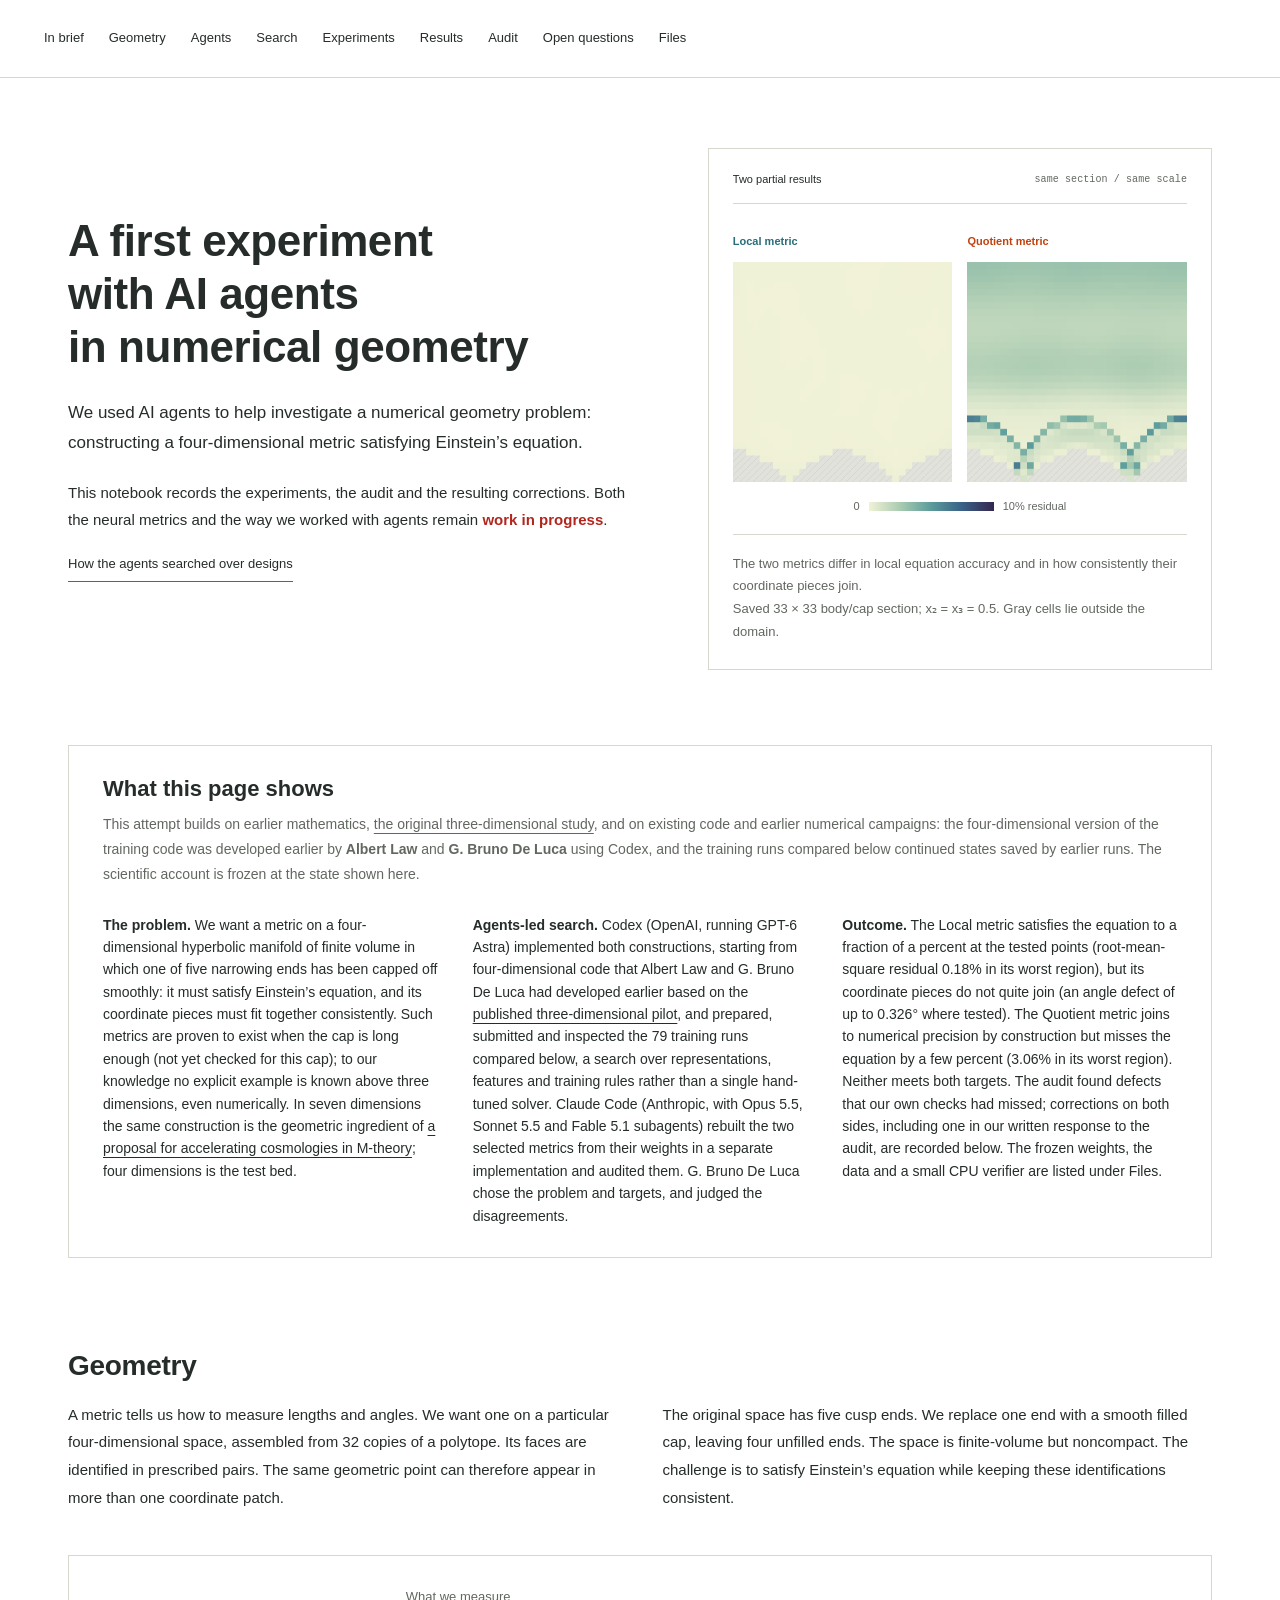
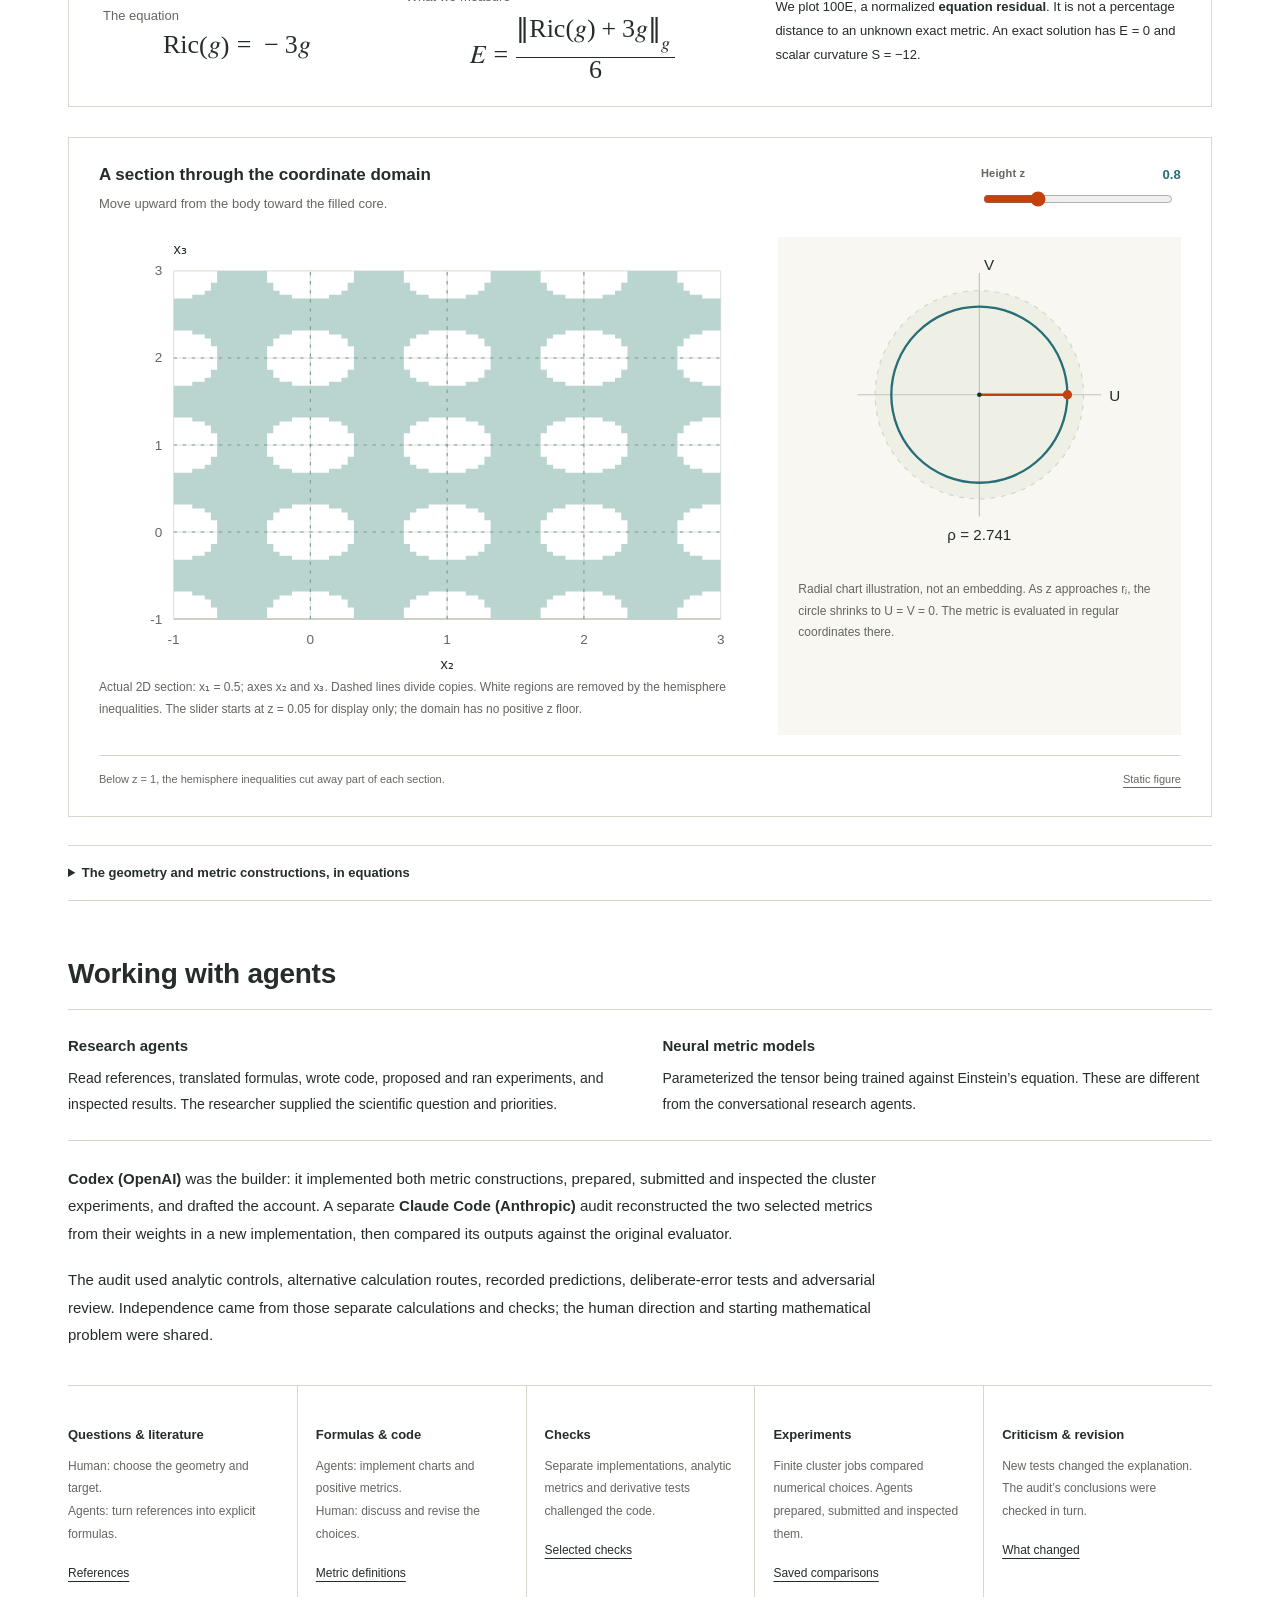
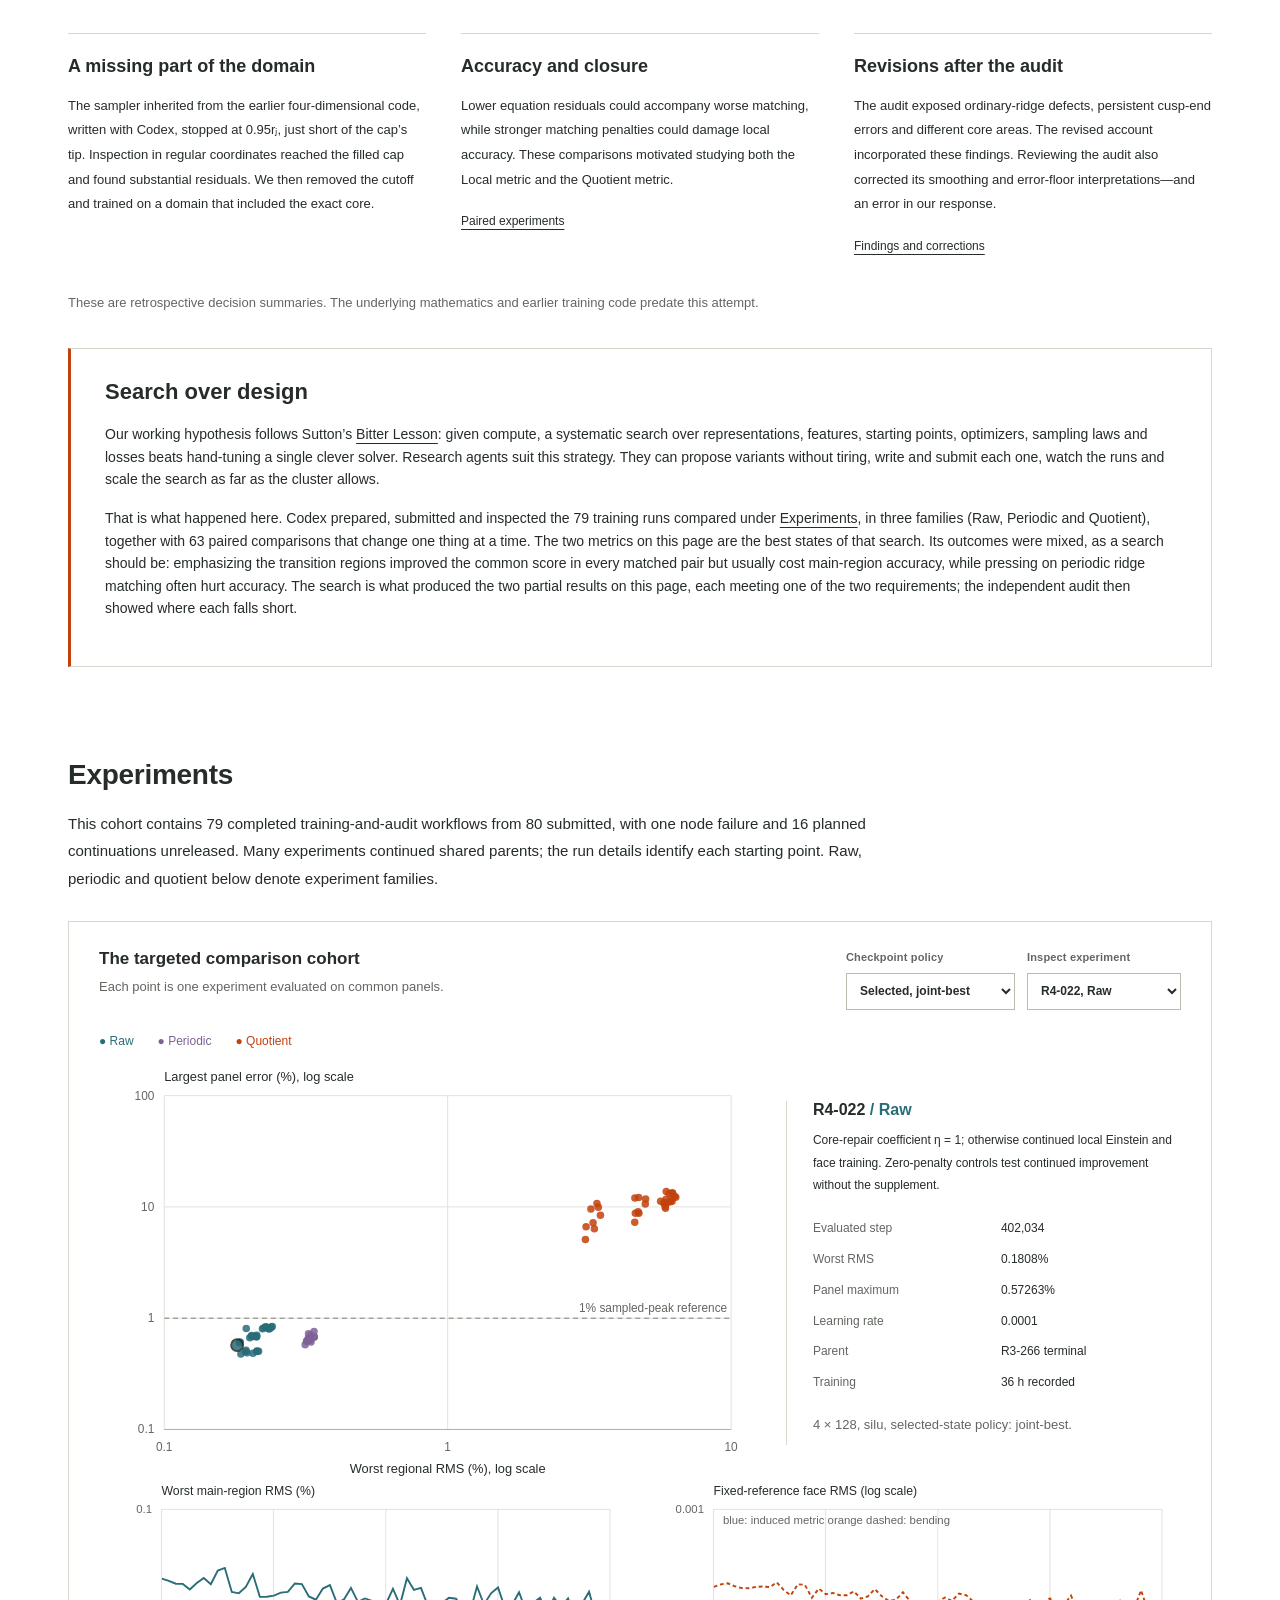
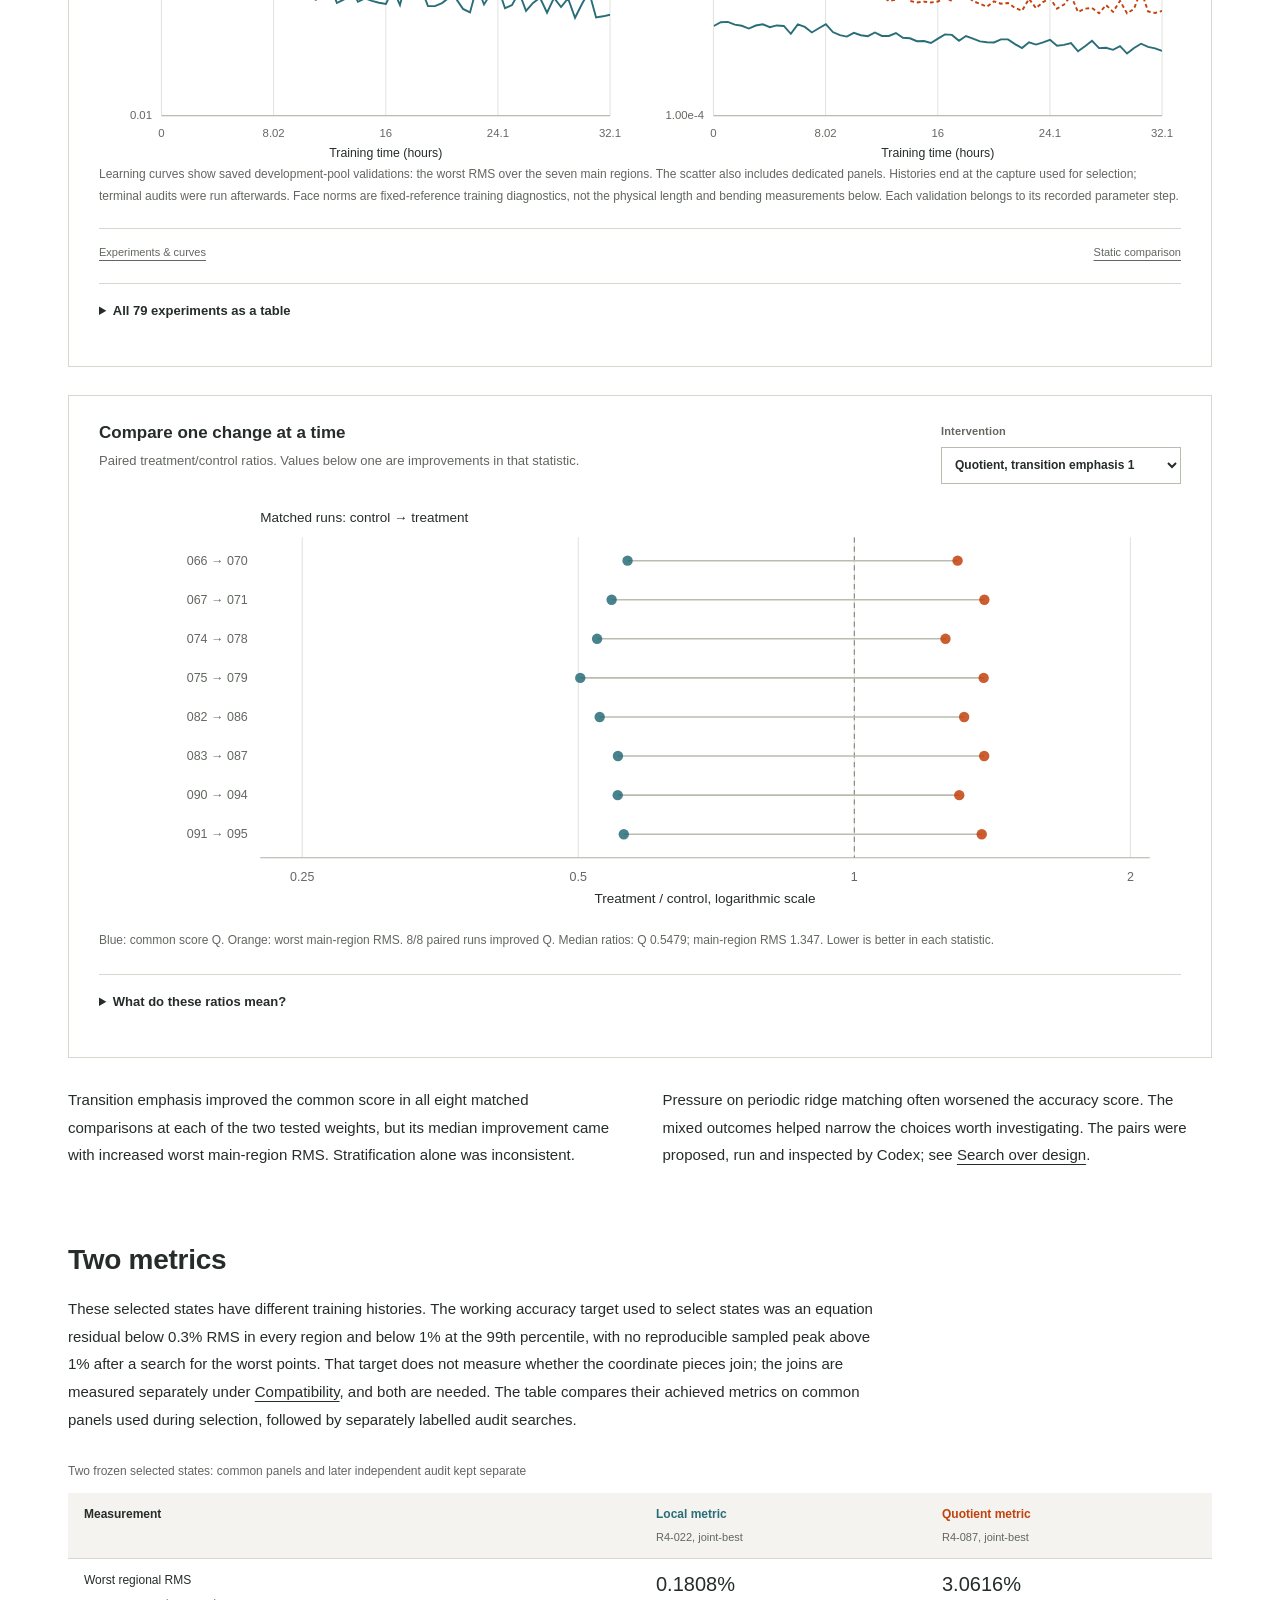
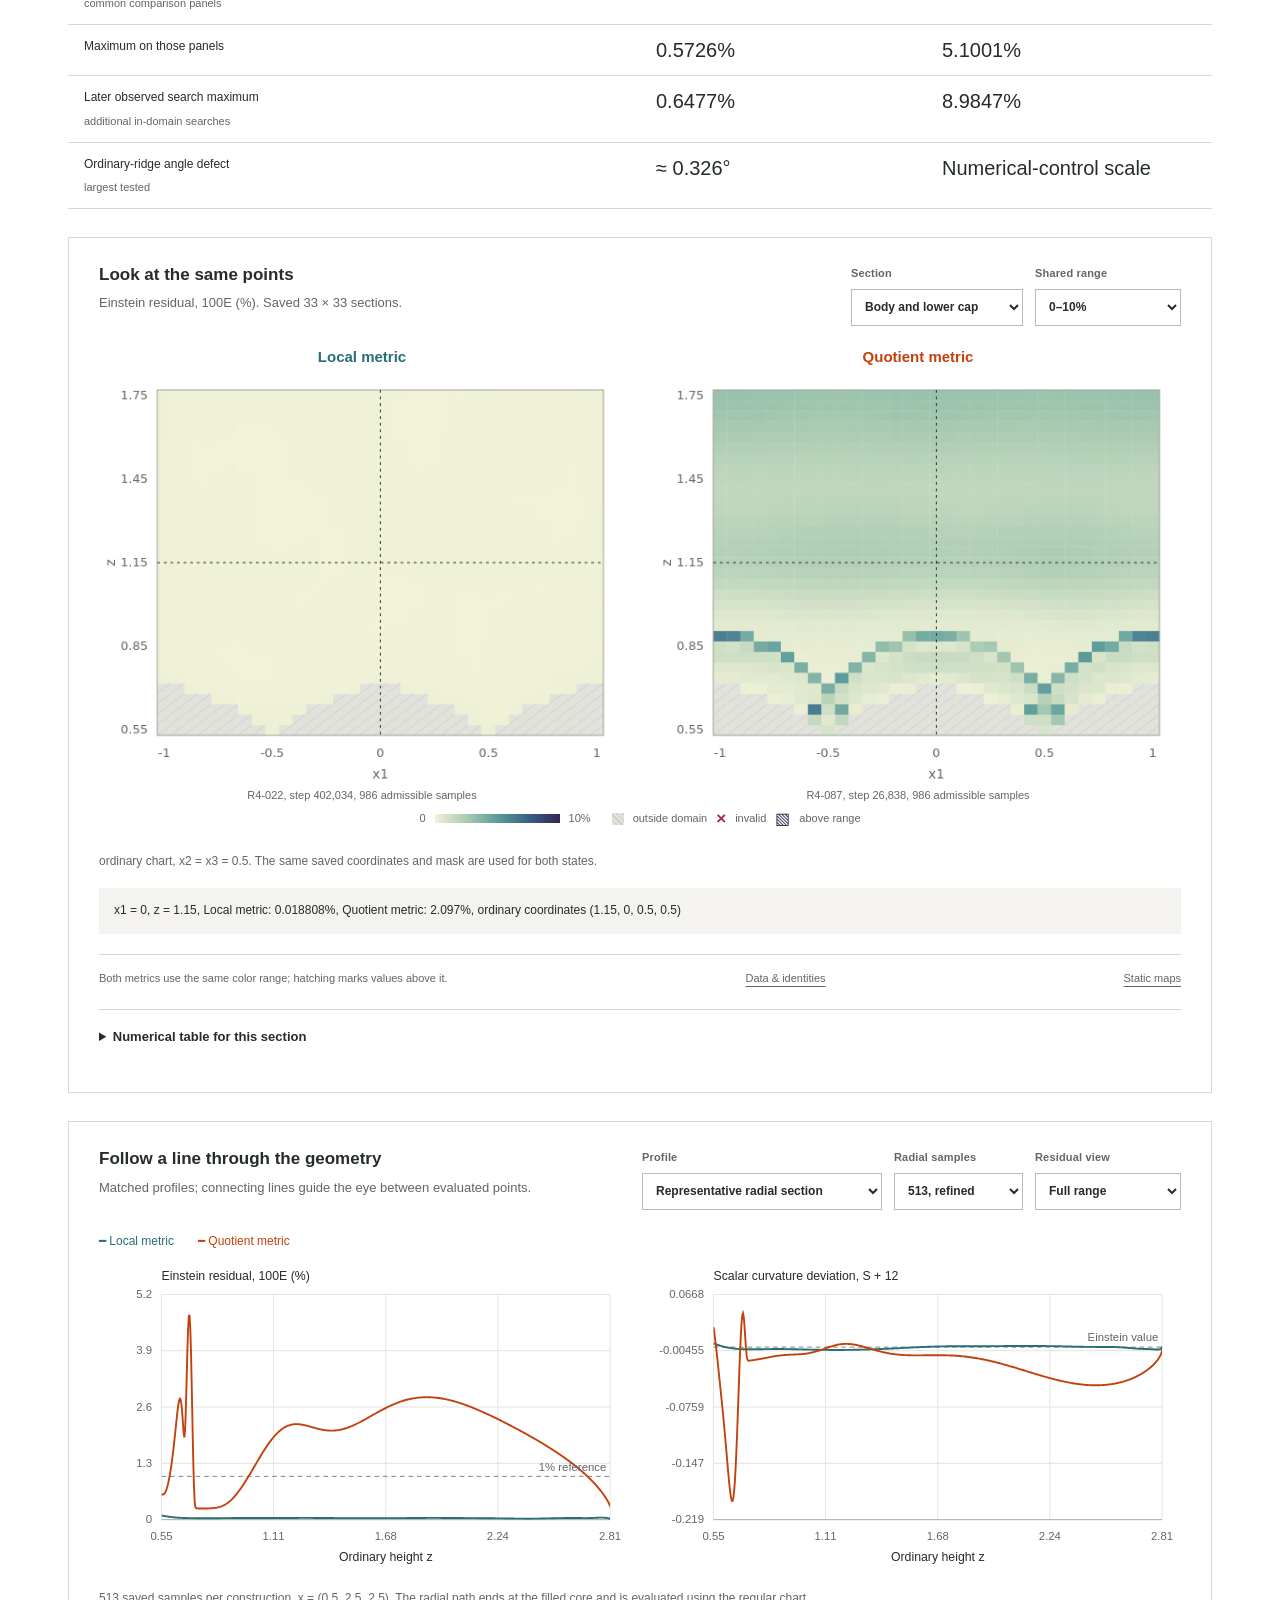
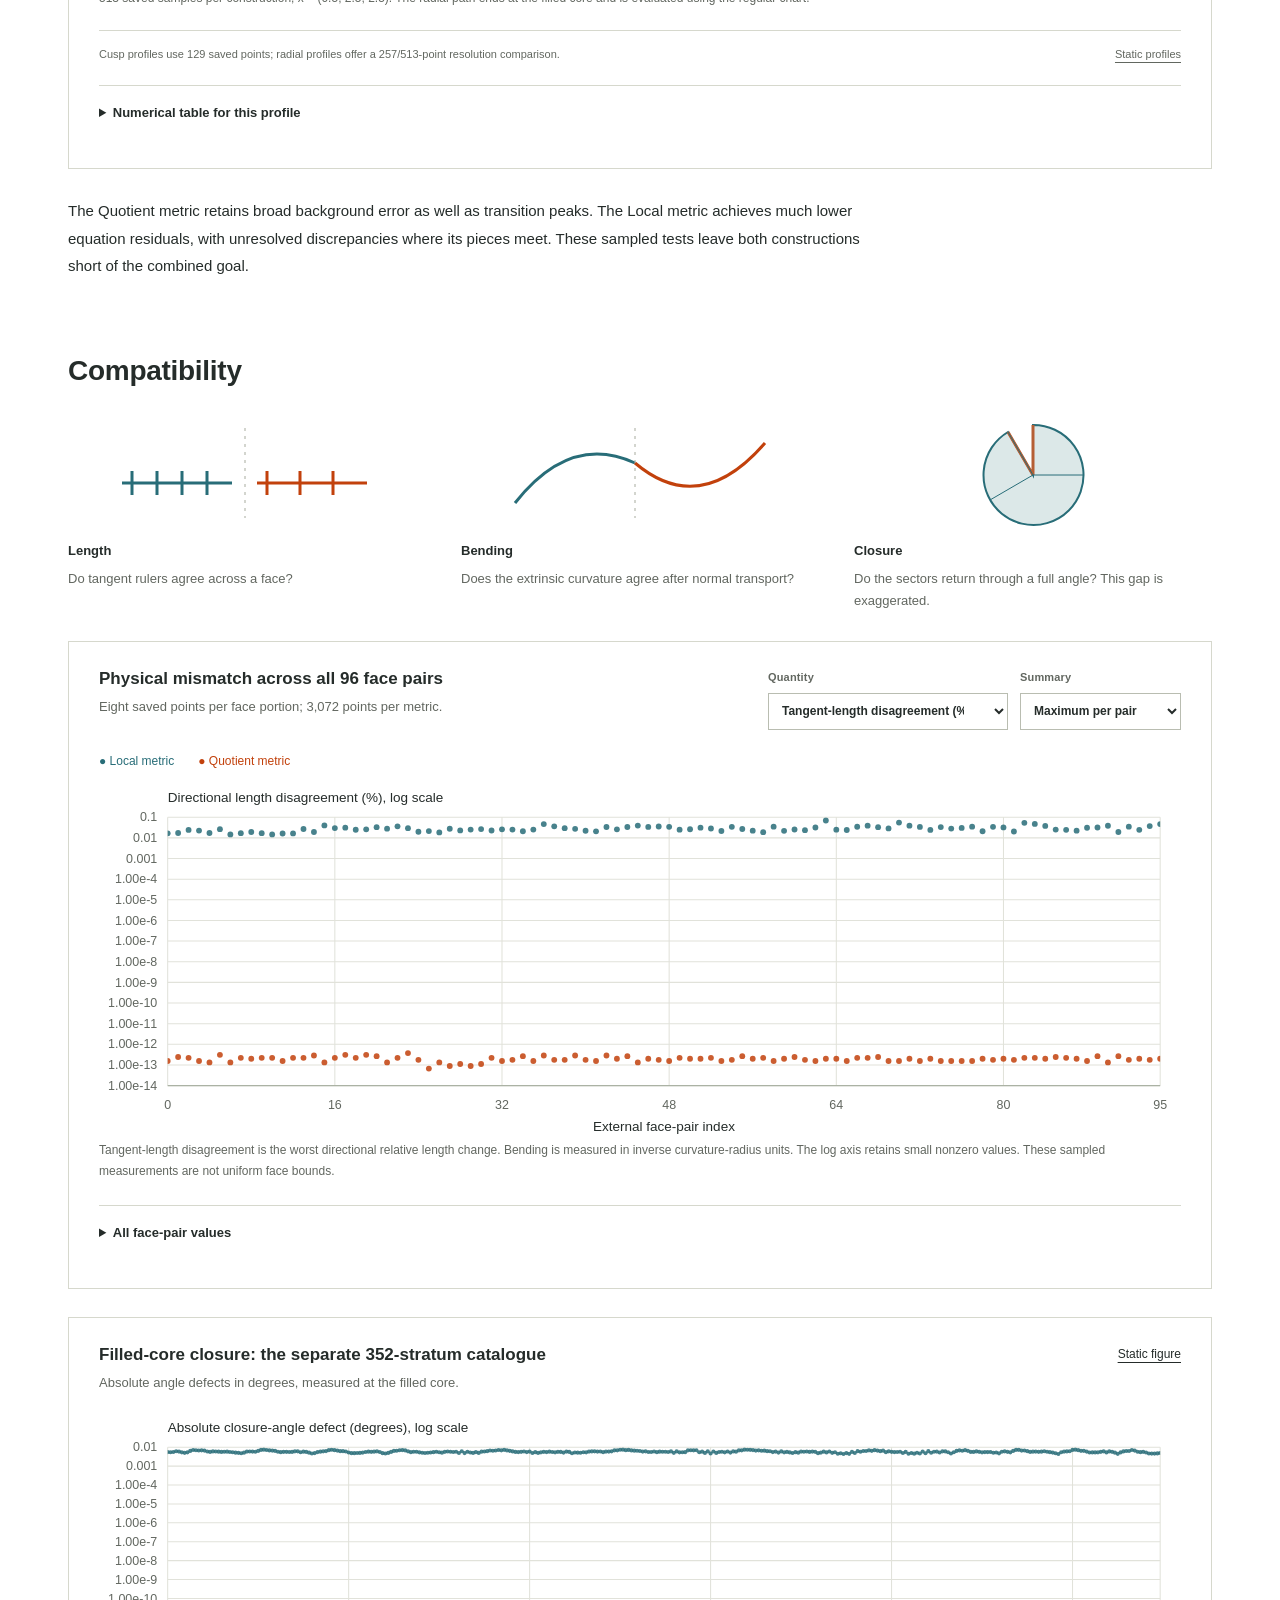
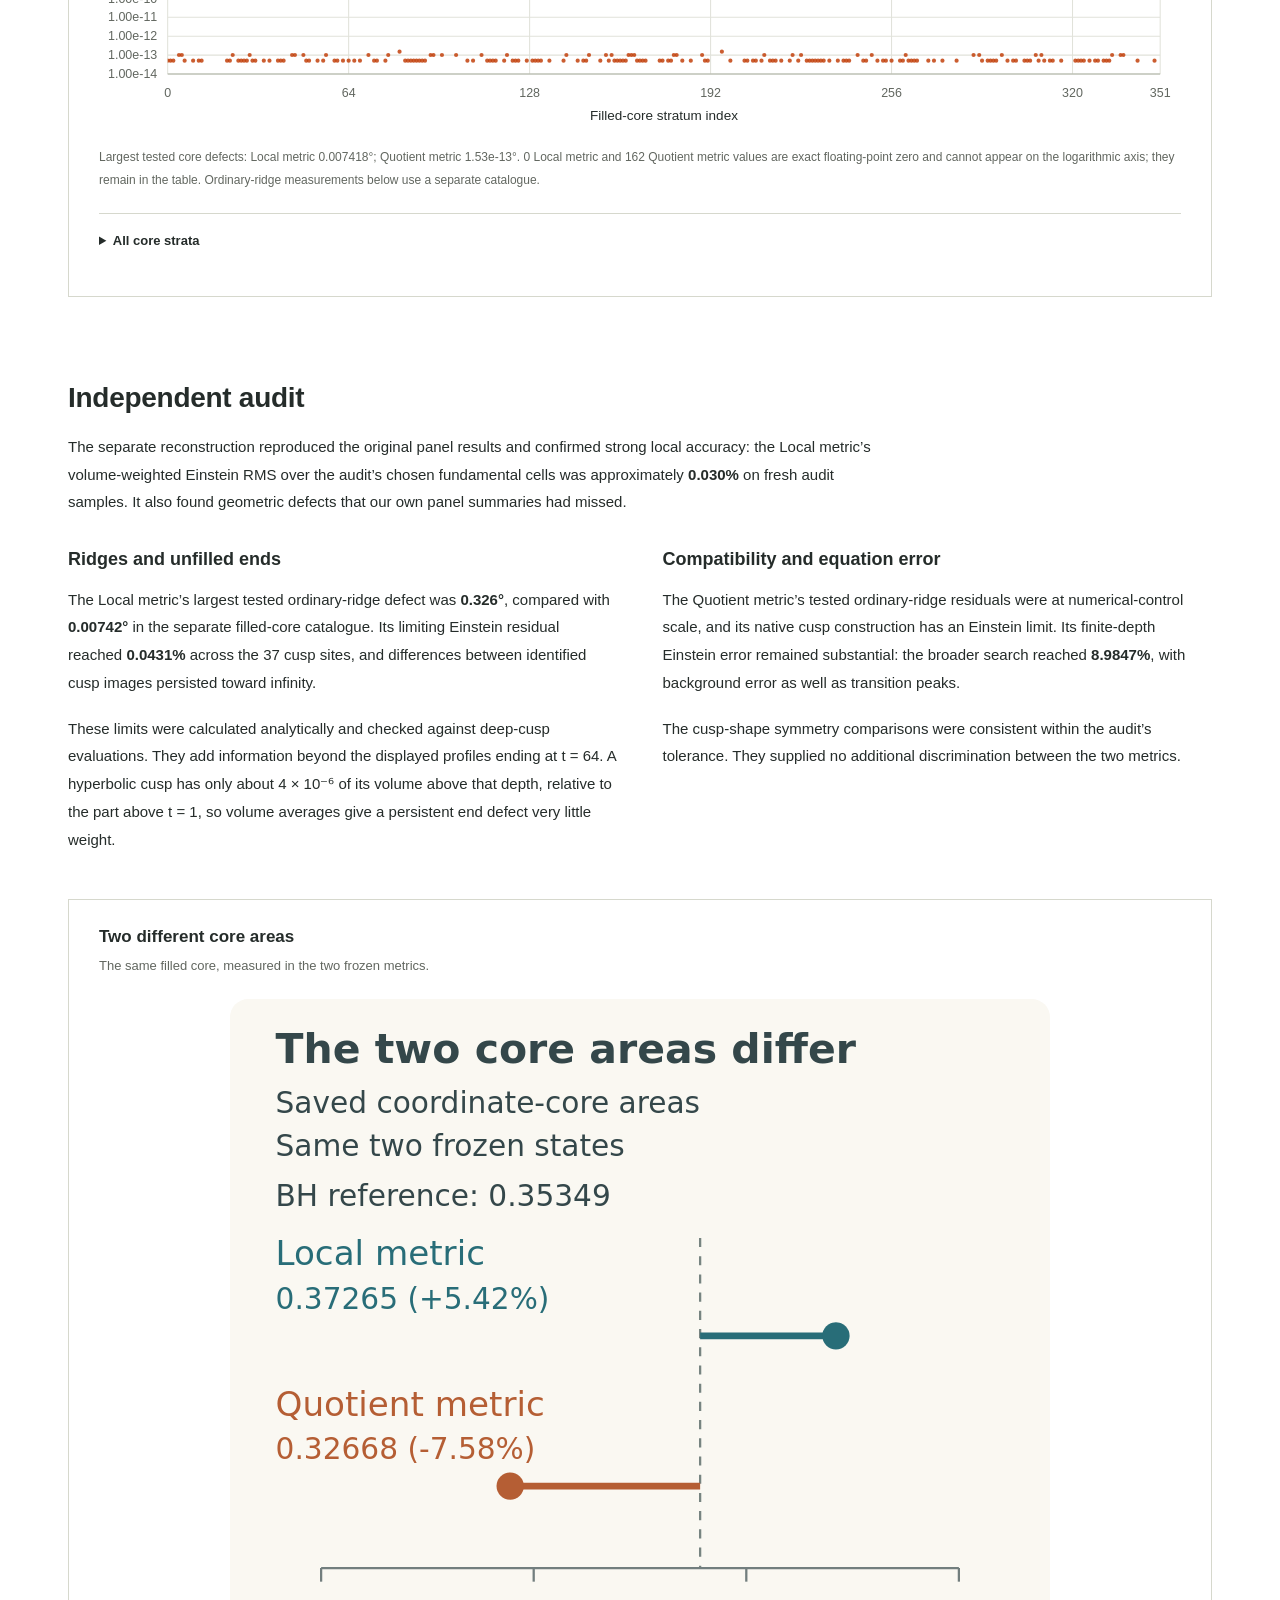
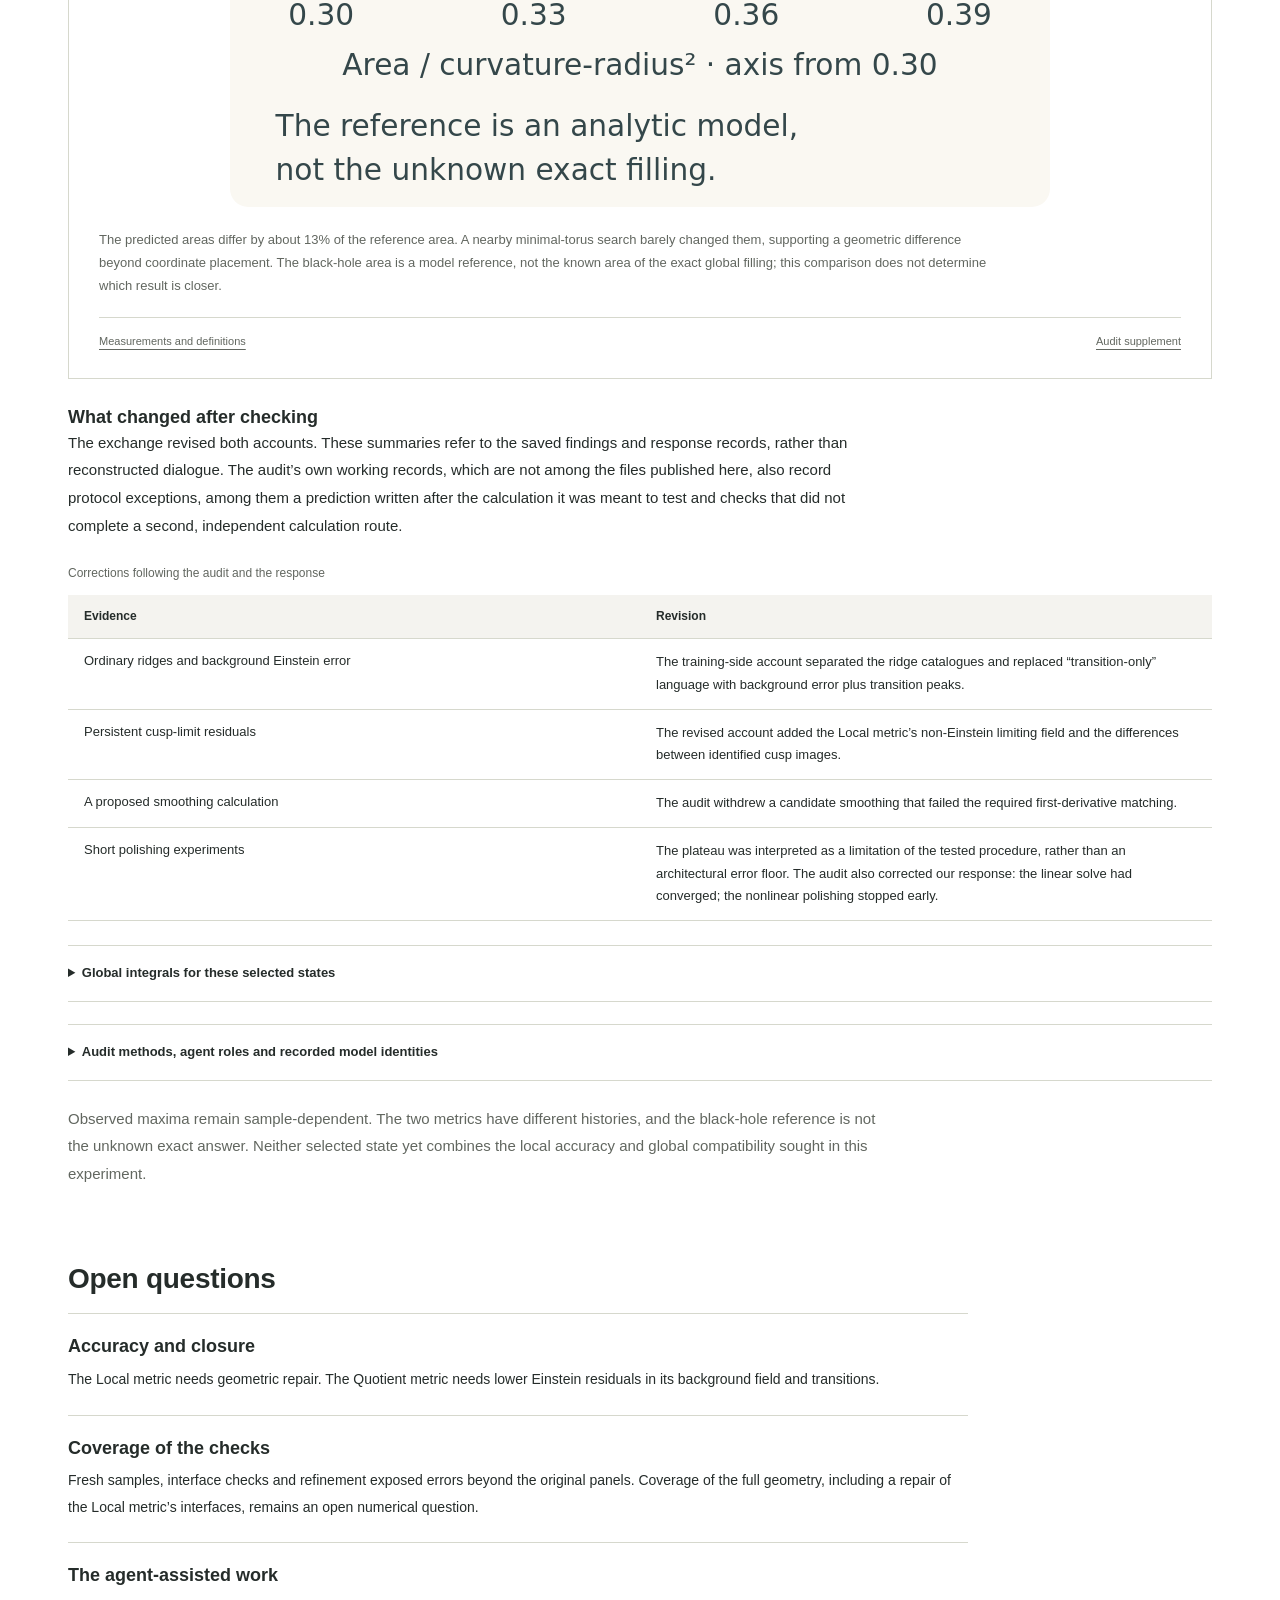
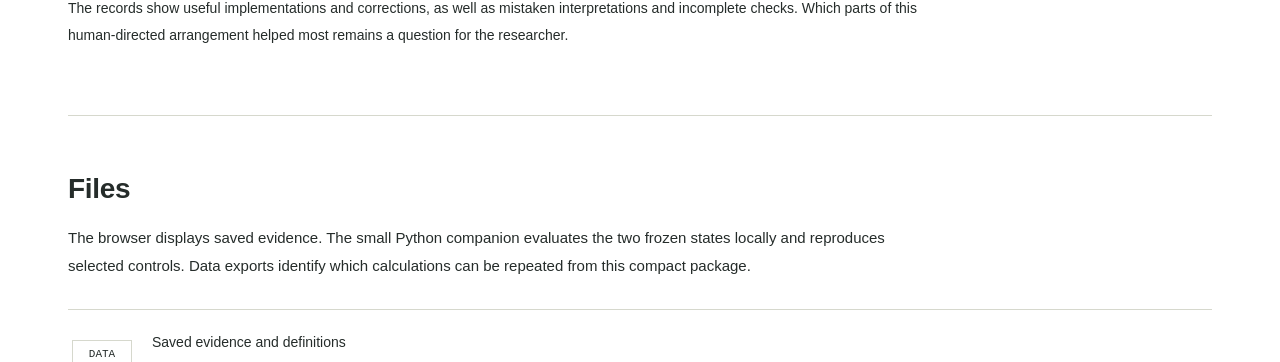
<file: index.html>
<!doctype html>
<html lang="en">
<head>
<meta charset="utf-8"><meta name="viewport" content="width=device-width, initial-scale=1">
<meta name="description" content="Working notes from a first experiment with AI agents and neural metrics on a four-dimensional geometry. Partial results, numerical checks, and unresolved questions.">
<meta name="theme-color" content="#ffffff"><title>A first experiment with AI agents in numerical geometry</title>
<link rel="icon" href="assets/favicon.svg" type="image/svg+xml"><link rel="stylesheet" href="assets/style.css">
<script type="module" src="assets/app.js"></script>
<noscript><style>.hero-maps,.geometry-layout,.map-pair,.profile-pair,.experiment-layout,.controls,.range-control,#intervention,.plot-box>svg,#load-status,.inspect,.plot-box .heat-legend,.plot-box details{display:none}.static-fallback{margin:20px 0}.static-fallback img{max-height:900px;object-fit:contain;width:100%}</style></noscript>
</head>
<body>
<a class="skip" href="#main">Skip to the notes</a>
<header class="masthead"><nav aria-label="On this page"><a href="#brief">In brief</a><a href="#problem">Geometry</a><a href="#attempt">Agents</a><a href="#search">Search</a><a href="#experiments">Experiments</a><a href="#results">Results</a><a href="#audit">Audit</a><a href="#open">Open questions</a><a href="#files">Files</a></nav></header>
<main id="main"><noscript><p class="no-script-note">JavaScript is off. The account, saved figures and complete numerical downloads remain available below. Interactive selection requires JavaScript.</p></noscript>
<section class="intro" aria-labelledby="title">
<div class="intro-copy">
<h1 id="title">A first experiment<br>with AI agents<br>in numerical geometry</h1>
<p class="standfirst">We used AI agents to help investigate a numerical geometry problem: constructing a four-dimensional metric satisfying Einstein’s equation.</p>
<p>This notebook records the experiments, the audit and the resulting corrections. Both the neural metrics and the way we worked with agents remain <strong class="wip">work in progress</strong>.</p>
<a class="text-link" href="#search">How the agents searched over designs</a></div>
<figure class="intro-figure"><div class="figure-top"><span>Two partial results</span><span class="mono">same section / same scale</span></div><div class="hero-maps"><div><span class="model-tag local">Local metric</span><canvas id="hero-local" width="330" height="330" role="img" aria-label="Saved Einstein residual in the Local metric, body section"></canvas></div><div><span class="model-tag compatible">Quotient metric</span><canvas id="hero-compatible" width="330" height="330" role="img" aria-label="Saved Einstein residual in the Quotient metric, same body section"></canvas></div></div><div class="heat-legend"><span>0</span><span class="heat-gradient"></span><span>10% residual</span></div><figcaption>The two metrics differ in local equation accuracy and in how consistently their coordinate pieces join.<br><span class="small">Saved 33 × 33 body/cap section; x₂ = x₃ = 0.5. Gray cells lie outside the domain.</span></figcaption><noscript><img src="assets/figures/matched-sections.png" alt="Static matched residual maps of the two constructions"></noscript></figure>
</section>
<section id="brief" class="audit-note" aria-labelledby="brief-title">
<h3 id="brief-title">What this page shows</h3>
<p class="brief-sub">This attempt builds on earlier mathematics, <a href="https://arxiv.org/abs/2501.00093">the original three-dimensional study</a>, and on existing code and earlier numerical campaigns: the four-dimensional version of the training code was developed earlier by <strong>Albert Law</strong> and <strong>G. Bruno De Luca</strong> using Codex, and the training runs compared below continued states saved by earlier runs. The scientific account is frozen at the state shown here.</p>
<div class="brief-grid">
<p><strong>The problem.</strong> We want a metric on a four-dimensional hyperbolic manifold of finite volume in which one of five narrowing ends has been capped off smoothly: it must satisfy Einstein’s equation, and its coordinate pieces must fit together consistently. Such metrics are proven to exist when the cap is long enough (not yet checked for this cap); to our knowledge no explicit example is known above three dimensions, even numerically. In seven dimensions the same construction is the geometric ingredient of <a href="https://arxiv.org/abs/2104.13380">a proposal for accelerating cosmologies in M-theory</a>; four dimensions is the test bed.</p>
<p><strong>Agents-led search.</strong> Codex (OpenAI, running GPT-6 Astra) implemented both constructions, starting from four-dimensional code that Albert Law and G. Bruno De Luca had developed earlier based on the <a href="https://inspirehep.net/files/4acfb4d907f4507e00a3917650e9cf33">published three-dimensional pilot</a>, and prepared, submitted and inspected the 79 training runs compared below, a search over representations, features and training rules rather than a single hand-tuned solver. Claude Code (Anthropic, with Opus 5.5, Sonnet 5.5 and Fable 5.1 subagents) rebuilt the two selected metrics from their weights in a separate implementation and audited them. G. Bruno De Luca chose the problem and targets, and judged the disagreements.</p>
<p><strong>Outcome.</strong> The Local metric satisfies the equation to a fraction of a percent at the tested points (root-mean-square residual 0.18% in its worst region), but its coordinate pieces do not quite join (an angle defect of up to 0.326° where tested). The Quotient metric joins to numerical precision by construction but misses the equation by a few percent (3.06% in its worst region). Neither meets both targets. The audit found defects that our own checks had missed; corrections on both sides, including one in our written response to the audit, are recorded below. The frozen weights, the data and a small CPU verifier are listed under Files.</p>
</div>
</section>
<section id="problem" class="chapter">
<div class="chapter-heading"><h2>Geometry</h2></div>
<div class="prose-columns"><p>A metric tells us how to measure lengths and angles. We want one on a particular four-dimensional space, assembled from 32 copies of a polytope. Its faces are identified in prescribed pairs. The same geometric point can therefore appear in more than one coordinate patch.</p><p>The original space has five cusp ends. We replace one end with a smooth filled cap, leaving four unfilled ends. The space is finite-volume but noncompact. The challenge is to satisfy Einstein’s equation while keeping these identifications consistent.</p></div>
<div class="equation-band"><div><span class="small">The equation</span><math display="block" aria-label="Ricci of g equals minus three g"><mi>Ric</mi><mo>(</mo><mi>g</mi><mo>)</mo><mo>=</mo><mo>−</mo><mn>3</mn><mi>g</mi></math></div><div><span class="small">What we measure</span><math display="block" aria-label="E equals the metric norm of Ricci plus three g divided by six"><mi>E</mi><mo>=</mo><mfrac><msub><mrow><mo>‖</mo><mi>Ric</mi><mo>(</mo><mi>g</mi><mo>)</mo><mo>+</mo><mn>3</mn><mi>g</mi><mo>‖</mo></mrow><mi>g</mi></msub><mn>6</mn></mfrac></math></div><p>We plot 100E, a normalized <strong>equation residual</strong>. It is not a percentage distance to an unknown exact metric. An exact solution has E = 0 and scalar curvature S = −12.</p></div>
<div class="plot-box geometry-box"><div class="plot-heading"><div><h3>A section through the coordinate domain</h3><p>Move upward from the body toward the filled core.</p></div><label class="range-control">Height z <output id="height-value">0.80</output><input id="height" type="range" min="0.05" max="2.80701761247" value="0.80" step="any"></label></div><div class="geometry-layout"><div><svg id="domain-chart" viewBox="0 0 570 390" role="img" aria-label="Horizontal domain section at fixed x1 equals one half"></svg><p class="plot-caption">Actual 2D section: x₁ = 0.5; axes x₂ and x₃. Dashed lines divide copies. White regions are removed by the hemisphere inequalities. The slider starts at z = 0.05 for display only; the domain has no positive z floor.</p></div><div class="core-illustration"><svg id="core-chart" viewBox="0 0 310 280" role="img" aria-label="Schematic regular Cartesian chart at the filled core"></svg><p class="plot-caption">Radial chart illustration, not an embedding. As z approaches rⱼ, the circle shrinks to U = V = 0. The metric is evaluated in regular coordinates there.</p></div></div><noscript><figure class="static-fallback"><img src="assets/figures/geometry-charts.png" alt="Domain sections and the relation between ordinary and regular core coordinates"><figcaption>Domain sections and the relation between ordinary and regular core coordinates. <a href="https://github.com/gbdl/4D-website/blob/main/data/README.md">Numerical record</a>.</figcaption></figure></noscript><div class="figure-foot"><span id="geometry-caption" aria-live="polite"></span><a href="assets/figures/geometry-charts.png">Static figure</a></div></div>
<details class="technical"><summary>The geometry and metric constructions, in equations</summary><div class="details-body"><h3>Domain and charts</h3><p>In upper-half-space coordinates (z,u₁,u₂,u₃), the base polytope is</p><div class="formula">P⁴ = { z &gt; 0, u ∈ [0,1]³ : z² + |u − c|² ≥ 1 for every c ∈ C },<br>C = {(1,0,0), (0,1,0), (0,0,1), (1,1,1)}.</div><p>The five-bit copy maps are T<sub>b</sub>(z,u) = (z, (−1)<sup>b₀</sup>u₁, (−1)<sup>b₁+b₃</sup>u₂ + 2b₃, (−1)<sup>b₂+b₄</sup>u₃ + 2b₄). The displayed horizontal slab is [−1,1] × [−1,3]². There are 96 external face pairs. Copy folding is used for membership tests; the nonperiodic field is evaluated at the original coordinates.</p><p>The filled cusp has periods (2,4,4) and primitive slope (5,1,1), giving displacement (10,4,4) and length ℓ = √132. The endpoint rⱼ ≈ 2.80701761247 satisfies (rⱼ² − rⱼ⁻¹)(4π/3)² = ℓ².</p><div class="formula">ρ² = 4rⱼ(rⱼ − z)/3, &nbsp; θ = 2πσ/ℓ,<br>(U,V,τ₁,τ₂) = (ρ cos θ, ρ sin θ, τ₁, τ₂).</div><p>The coordinate σ follows the slope; τ₁ and τ₂ are transverse. At U = V = 0 we use the Cartesian metric directly, never the singular ordinary-coordinate pullback. Near an unfilled cusp site p, inversion gives t = z/q and X = O(x − p)/q, with q = z² + |x − p|² and a geometrically fixed orthogonal frame O. The 37 coordinate sites represent four cusp classes. The native cusp interiors have t &gt; 1, with chart blending over 1 &lt; t &lt; 2.</p><h3>Analytic reference and learned corrections</h3><div class="formula">g<sub>H</sub> = z⁻²(dz² + |dx|²),<br>g<sub>BH</sub> = z⁻²[dz²/f + f dσ²/(1 − rⱼ⁻³) + dτ₁² + dτ₂²],<br>f = 1 − (z/rⱼ)³.</div><p>The regular black-hole metric is an exact local Einstein metric whose extension across this domain still requires face matching. A smooth reference interpolates from the hyperbolic metric below z = 1 to the black-hole metric above z = 1.5; its transition generally has nonzero Einstein residual.</p><p>The Local metric learns a positive Cholesky correction to the black-hole compact tensor: g = z⁻²A<sub>BH</sub>LLᵀA<sub>BH</sub>ᵀ. L has exponential diagonal entries. Its four 128-wide SiLU layers use scaled Cartesian, height and Fourier features. Face identifications are encouraged through the training objective.</p><p>The Quotient metric uses periodic features in untwisted torus coordinates, complete reflection pullbacks and smooth partition weights, with native cusp corrections and chart blending. Every derivative includes those coordinate maps and weights. Projection changes the metric and can create Einstein residuals. Both models include cusp-shape matrices with positive diagonal entries.</p><p>The interface and ridge tests below measure their geometric compatibility.</p><h3>Why four dimensions?</h3><p>An Einstein metric need not have constant sectional curvature in four dimensions. Anderson’s construction and Bamler’s results motivate the search. With r = rⱼ/z ≥ 1, the black-hole model has sectional values −1 + r⁻³ and −1 − ½r⁻³; positive curvature is not required. The filling-length threshold and theorem remainder for this slope remain undetermined.</p></div></details>
</section>
<section id="attempt" class="chapter">
<div class="chapter-heading"><h2>Working with agents</h2></div>
<div class="two-ai"><p><strong>Research agents</strong><br>Read references, translated formulas, wrote code, proposed and ran experiments, and inspected results. The researcher supplied the scientific question and priorities.</p><p><strong>Neural metric models</strong><br>Parameterized the tensor being trained against Einstein’s equation. These are different from the conversational research agents.</p></div>
<p class="measure"><strong>Codex (OpenAI)</strong> was the builder: it implemented both metric constructions, prepared, submitted and inspected the cluster experiments, and drafted the account. A separate <strong>Claude Code (Anthropic)</strong> audit reconstructed the two selected metrics from their weights in a new implementation, then compared its outputs against the original evaluator.</p>
<p class="measure">The audit used analytic controls, alternative calculation routes, recorded predictions, deliberate-error tests and adversarial review. Independence came from those separate calculations and checks; the human direction and starting mathematical problem were shared.</p>
<ol class="process"><li><span>01</span><h3>Questions & literature</h3><p>Human: choose the geometry and target.<br>Agents: turn references into explicit formulas.</p><a href="#references">References</a></li><li><span>02</span><h3>Formulas & code</h3><p>Agents: implement charts and positive metrics.<br>Human: discuss and revise the choices.</p><a href="#problem">Metric definitions</a></li><li><span>03</span><h3>Checks</h3><p>Separate implementations, analytic metrics and derivative tests challenged the code.</p><a href="https://github.com/gbdl/4D-website/tree/main/reproduce">Selected checks</a></li><li><span>04</span><h3>Experiments</h3><p>Finite cluster jobs compared numerical choices. Agents prepared, submitted and inspected them.</p><a href="#experiments">Saved comparisons</a></li><li><span>05</span><h3>Criticism & revision</h3><p>New tests changed the explanation. The audit’s conclusions were checked in turn.</p><a href="#audit">What changed</a></li></ol>
<div class="episodes"><article><h3>A missing part of the domain</h3><p>The sampler inherited from the earlier four-dimensional code, written with Codex, stopped at 0.95rⱼ, just short of the cap’s tip. Inspection in regular coordinates reached the filled cap and found substantial residuals. We then removed the cutoff and trained on a domain that included the exact core.</p></article><article><h3>Accuracy and closure</h3><p>Lower equation residuals could accompany worse matching, while stronger matching penalties could damage local accuracy. These comparisons motivated studying both the Local metric and the Quotient metric.</p><a href="#experiments">Paired experiments</a></article><article><h3>Revisions after the audit</h3><p>The audit exposed ordinary-ridge defects, persistent cusp-end errors and different core areas. The revised account incorporated these findings. Reviewing the audit also corrected its smoothing and error-floor interpretations—and an error in our response.</p><a href="#audit">Findings and corrections</a></article></div>
<p class="small">These are retrospective decision summaries. The underlying mathematics and earlier training code predate this attempt.</p>
<section id="search" class="audit-note" aria-labelledby="search-title">
<h3 id="search-title">Search over design</h3>
<p>Our working hypothesis follows Sutton’s <a href="https://www.cs.utexas.edu/~eunsol/courses/data/bitter_lesson.pdf">Bitter Lesson</a>: given compute, a systematic search over representations, features, starting points, optimizers, sampling laws and losses beats hand-tuning a single clever solver. Research agents suit this strategy. They can propose variants without tiring, write and submit each one, watch the runs and scale the search as far as the cluster allows.</p>
<p>That is what happened here. Codex prepared, submitted and inspected the 79 training runs compared under <a href="#experiments">Experiments</a>, in three families (Raw, Periodic and Quotient), together with 63 paired comparisons that change one thing at a time. The two metrics on this page are the best states of that search. Its outcomes were mixed, as a search should be: emphasizing the transition regions improved the common score in every matched pair but usually cost main-region accuracy, while pressing on periodic ridge matching often hurt accuracy. The search is what produced the two partial results on this page, each meeting one of the two requirements; the independent audit then showed where each falls short.</p>
</section>
</section>
<section id="experiments" class="chapter">
<div class="chapter-heading"><h2>Experiments</h2></div>
<p class="measure">This cohort contains 79 completed training-and-audit workflows from 80 submitted, with one node failure and 16 planned continuations unreleased. Many experiments continued shared parents; the run details identify each starting point. Raw, periodic and quotient below denote experiment families.</p>
<div class="plot-box"><div class="plot-heading"><div><h3>The targeted comparison cohort</h3><p>Each point is one experiment evaluated on common panels.</p></div><div class="controls"><label>Checkpoint policy<select id="checkpoint-policy"><option value="joint-best">Selected, joint-best</option><option value="last">Terminal</option></select></label><label>Inspect experiment<select id="experiment"></select></label></div></div><div class="legend"><span class="local">● Raw</span><span class="periodic">● Periodic</span><span class="compatible">● Quotient</span></div><div class="experiment-layout"><svg id="experiment-chart" viewBox="0 0 660 420" role="img" aria-label="Experiment comparison: worst regional RMS versus maximum sampled Einstein residual"></svg><aside id="experiment-details" class="run-details" aria-live="polite"></aside></div><div class="profile-pair"><svg id="learning-e" viewBox="0 0 560 300" role="img" aria-label="Saved development-pool curve of worst main-region Einstein RMS"></svg><svg id="learning-f" viewBox="0 0 560 300" role="img" aria-label="Saved learning curves of face matching errors"></svg></div><p class="plot-caption">Learning curves show saved development-pool validations: the worst RMS over the seven main regions. The scatter also includes dedicated panels. Histories end at the capture used for selection; terminal audits were run afterwards. Face norms are fixed-reference training diagnostics, not the physical length and bending measurements below. Each validation belongs to its recorded parameter step.</p><noscript><figure class="static-fallback"><img src="assets/figures/experiment-panels.png" alt="Terminal and selected results for the completed cohort"><figcaption>Terminal and selected results for the completed cohort. <a href="data/tables/experiments.html">Numerical record</a>.</figcaption></figure></noscript><div class="figure-foot"><a href="data/experiments.json" download>Experiments & curves</a><a href="assets/figures/experiment-panels.png">Static comparison</a></div><details><summary>All 79 experiments as a table</summary><div class="table-scroll"><table id="experiment-table"><thead><tr><th>Experiment</th><th>Family</th><th>Step</th><th>Worst RMS (%)</th><th>Maximum (%)</th></tr></thead><tbody></tbody></table></div></details></div>
<div class="plot-box"><div class="plot-heading"><div><h3>Compare one change at a time</h3><p>Paired treatment/control ratios. Values below one are improvements in that statistic.</p></div><label>Intervention<select id="intervention"></select></label></div><svg id="paired-chart" viewBox="0 0 1040 390" role="img" aria-label="Paired intervention ratios for comparison score and main-region Einstein RMS"></svg><noscript><figure class="static-fallback"><img src="assets/figures/paired-comparisons.png" alt="Paired comparisons, including adverse and inconsistent outcomes"><figcaption>Paired comparisons, including adverse and inconsistent outcomes. <a href="data/tables/paired-summary.html">Complete numerical table</a>.</figcaption></figure></noscript><p id="paired-caption" class="coordinate-note"></p><details><summary>What do these ratios mean?</summary><p>These are the 63 pre-existing paired terminal comparisons. The common score Q is the largest normalized regional RMS, 99th percentile or sampled maximum over the development panels, using 0.3%, 1% and 1% reference levels. The other ratio compares the worst RMS over the seven main regions. An improvement in Q can therefore accompany worse main-region accuracy; compatibility is measured separately.</p></details></div>
<div class="prose-columns"><p>Transition emphasis improved the common score in all eight matched comparisons at each of the two tested weights, but its median improvement came with increased worst main-region RMS. Stratification alone was inconsistent.</p><p>Pressure on periodic ridge matching often worsened the accuracy score. The mixed outcomes helped narrow the choices worth investigating. The pairs were proposed, run and inspected by Codex; see <a href="#search">Search over design</a>.</p></div>
</section>
<section id="results" class="chapter">
<div class="chapter-heading"><h2>Two metrics</h2></div>
<p class="measure">These selected states have different training histories. The working accuracy target used to select states was an equation residual below 0.3% RMS in every region and below 1% at the 99th percentile, with no reproducible sampled peak above 1% after a search for the worst points. That target does not measure whether the coordinate pieces join; the joins are measured separately under <a href="#compatibility">Compatibility</a>, and both are needed. The table compares their achieved metrics on common panels used during selection, followed by separately labelled audit searches.</p>
<div class="comparison-table"><table><caption>Two frozen selected states: common panels and later independent audit kept separate</caption><thead><tr><th scope="col">Measurement</th><th scope="col" class="local">Local metric <small>R4-022, joint-best</small></th><th scope="col" class="compatible">Quotient metric <small>R4-087, joint-best</small></th></tr></thead><tbody><tr><th scope="row">Worst regional RMS <small>common comparison panels</small></th><td>0.1808%</td><td>3.0616%</td></tr><tr><th scope="row">Maximum on those panels</th><td>0.5726%</td><td>5.1001%</td></tr><tr><th scope="row">Later observed search maximum <small>additional in-domain searches</small></th><td>0.6477%</td><td>8.9847%</td></tr><tr><th scope="row">Ordinary-ridge angle defect <small>largest tested</small></th><td>≈ 0.326°</td><td>Numerical-control scale</td></tr></tbody></table></div>
<div class="plot-box" id="metric-explorer"><div class="plot-heading"><div><h3>Look at the same points</h3><p>Einstein residual, 100E (%). Saved 33 × 33 sections.</p></div><div class="controls"><label>Section<select id="region"><option value="body">Body and lower cap</option><option value="core-copy30">Filled-core disk</option><option value="cusp0">Unfilled cusp 0</option><option value="cusp1">Unfilled cusp 1</option><option value="cusp2">Unfilled cusp 2</option><option value="cusp3">Unfilled cusp 3</option></select></label><label>Shared range<select id="map-scale"><option value="10">0–10%</option><option value="1">0–1%, enlarged</option></select></label></div></div>
<div class="map-pair"><figure><h4 class="local">Local metric</h4><canvas id="map-local" width="560" height="440" tabindex="0" role="img" aria-label="Local metric residual map. Arrow keys inspect neighboring saved samples."></canvas><figcaption id="map-local-caption"></figcaption></figure><figure><h4 class="compatible">Quotient metric</h4><canvas id="map-compatible" width="560" height="440" tabindex="0" role="img" aria-label="Quotient metric residual map. Arrow keys inspect neighboring saved samples."></canvas><figcaption id="map-compatible-caption"></figcaption></figure></div>
<div class="heat-legend"><span>0</span><span class="heat-gradient"></span><span id="scale-label">10%</span><span class="mask-key"></span><span>outside domain</span><span class="invalid-key">×</span><span>invalid</span><span class="clip-key">▧</span><span>above range</span></div>
<p id="map-coordinate" class="coordinate-note"></p><output id="map-inspect" class="inspect" aria-live="polite">Tap a cell, or focus either map and use the arrow keys, to inspect a saved sample.</output><noscript><figure class="static-fallback"><img src="assets/figures/matched-sections.png" alt="Saved body, core and cusp residual maps, with a shared logarithmic color scale"><figcaption>Saved body, core and cusp residual maps, with a shared logarithmic color scale. Cyan contours mark 100E = 1%. <a href="data/tables/maps.csv">Numerical record</a>.</figcaption></figure></noscript><div class="figure-foot"><span>Both metrics use the same color range; hatching marks values above it.</span><a href="data/metrics.json" download>Data & identities</a><a href="assets/figures/matched-sections.png">Static maps</a></div>
<details><summary>Numerical table for this section</summary><div class="table-scroll"><table id="map-table"><thead><tr><th>Horizontal</th><th>Vertical</th><th>Local metric E (%)</th><th>Quotient metric E (%)</th><th>Status</th></tr></thead><tbody></tbody></table></div></details>
</div>
<div class="plot-box"><div class="plot-heading"><div><h3>Follow a line through the geometry</h3><p>Matched profiles; connecting lines guide the eye between evaluated points.</p></div><div class="controls"><label>Profile<select id="profile"><option value="radial-cell30">Representative radial section</option><option value="radial-quotient-transition">Through a saved transition anomaly</option><option value="cusp0">Cusp 0, to t = 64</option><option value="cusp1">Cusp 1, to t = 64</option><option value="cusp2">Cusp 2, to t = 64</option><option value="cusp3">Cusp 3, to t = 64</option></select></label><label>Radial samples<select id="resolution"><option value="fine">513, refined</option><option value="coarse">257, original</option></select></label><label>Residual view<select id="profile-scale"><option value="full">Full range</option><option value="zoom">0–1%, enlarged</option></select></label></div></div><div class="legend"><span class="local">━ Local metric</span><span class="compatible">━ Quotient metric</span></div><div class="profile-pair"><svg id="profile-e" viewBox="0 0 560 320" role="img" aria-label="Einstein residual profile"></svg><svg id="profile-s" viewBox="0 0 560 320" role="img" aria-label="Scalar curvature deviation S plus 12 profile"></svg></div><p id="profile-caption" class="coordinate-note"></p><noscript><figure class="static-fallback"><img src="assets/figures/matched-profiles.png" alt="Matched radial profiles with full and enlarged ranges"><figcaption>Matched radial profiles with full and enlarged ranges. <a href="data/tables/profiles.csv">Numerical record</a>.</figcaption></figure></noscript><div class="figure-foot"><span>Cusp profiles use 129 saved points; radial profiles offer a 257/513-point resolution comparison.</span><a href="assets/figures/matched-profiles.png">Static profiles</a></div><details><summary>Numerical table for this profile</summary><div class="table-scroll"><table id="profile-table"><thead><tr><th>Coordinate</th><th>Local metric E (%)</th><th>Quotient metric E (%)</th><th>Local metric S + 12</th><th>Quotient metric S + 12</th></tr></thead><tbody></tbody></table></div></details></div>
<p class="measure">The Quotient metric retains broad background error as well as transition peaks. The Local metric achieves much lower equation residuals, with unresolved discrepancies where its pieces meet. These sampled tests leave both constructions short of the combined goal.</p>
</section>
<section id="compatibility" class="chapter">
<div class="chapter-heading"><h2>Compatibility</h2></div>
<div class="seam-explanations"><figure><svg viewBox="0 0 300 120" aria-hidden="true"><path class="blue-line" d="M25 70h110m-100-12v24m25-24v24m25-24v24m25-24v24"/><path class="orange-line" d="M160 70h110m-100-12v24m33-24v24m33-24v24"/><path class="seam" d="M148 15v90"/></svg><figcaption><strong>Length</strong>Do tangent rulers agree across a face?</figcaption></figure><figure><svg viewBox="0 0 300 120" aria-hidden="true"><path class="blue-line" d="M25 90Q80 20 145 50"/><path class="orange-line" d="M145 50Q210 105 275 30"/><path class="seam" d="M145 15v90"/></svg><figcaption><strong>Bending</strong>Does the extrinsic curvature agree after normal transport?</figcaption></figure><figure><svg viewBox="0 0 300 120" aria-hidden="true"><path d="M150 62L150 12A50 50 0 1 1 125 19Z" fill="#dce8e8" stroke="#286d78" stroke-width="2"/><path d="M150 62l-25-43M150 62V12" stroke="#b55e34" stroke-width="3"/><path d="M150 62h50m-50 0-43 25m43-25-25-43" stroke="#286d78" stroke-width="1"/></svg><figcaption><strong>Closure</strong>Do the sectors return through a full angle? This gap is exaggerated.</figcaption></figure></div>
<div class="plot-box"><div class="plot-heading"><div><h3>Physical mismatch across all 96 face pairs</h3><p>Eight saved points per face portion; 3,072 points per metric.</p></div><div class="controls"><label>Quantity<select id="face-quantity"><option value="length">Tangent-length disagreement (%)</option><option value="bend">Bending disagreement</option></select></label><label>Summary<select id="face-summary"><option value="max">Maximum per pair</option><option value="rms">RMS per pair</option></select></label></div></div><div class="legend"><span class="local">● Local metric</span><span class="compatible">● Quotient metric</span></div><svg id="face-chart" viewBox="0 0 1040 340" role="img" aria-label="Face-by-face physical mismatches"></svg><noscript><figure class="static-fallback"><img src="assets/figures/face-and-core-compatibility.png" alt="Physical face disagreement and the separate filled-core catalogue"><figcaption>Physical face disagreement and the separate filled-core catalogue. <a href="data/tables/faces.html">Complete numerical table</a>.</figcaption></figure></noscript><p class="plot-caption">Tangent-length disagreement is the worst directional relative length change. Bending is measured in inverse curvature-radius units. The log axis retains small nonzero values. These sampled measurements are not uniform face bounds.</p><details><summary>All face-pair values</summary><div class="table-scroll"><table id="face-table"><thead><tr><th>Pair</th><th>Local metric</th><th>Quotient metric</th></tr></thead><tbody></tbody></table></div></details></div>
<div class="plot-box"><div class="plot-heading"><div><h3>Filled-core closure: the separate 352-stratum catalogue</h3><p>Absolute angle defects in degrees, measured at the filled core.</p></div><a href="assets/figures/face-and-core-compatibility.png">Static figure</a></div><svg id="core-links-chart" viewBox="0 0 1040 300" role="img" aria-label="Filled-core angle defects for the 352 sampled strata"></svg><noscript><figure class="static-fallback"><img src="assets/figures/face-and-core-compatibility.png" alt="Filled-core angle defects in the complete sampled catalogue"><figcaption>Filled-core angle defects in the complete sampled catalogue. <a href="data/tables/core-strata.html">Complete numerical table</a>.</figcaption></figure></noscript><p id="core-links-caption" class="coordinate-note"></p><details><summary>All core strata</summary><div class="table-scroll"><table id="core-table"><thead><tr><th>Stratum</th><th>Identifier</th><th>Local metric defect (°)</th><th>Quotient metric defect (°)</th></tr></thead><tbody></tbody></table></div></details></div>
</section>
<section id="audit" class="chapter">
<div class="chapter-heading"><h2>Independent audit</h2></div>
<p class="measure">The separate reconstruction reproduced the original panel results and confirmed strong local accuracy: the Local metric’s volume-weighted Einstein RMS over the audit’s chosen fundamental cells was approximately <strong>0.030%</strong> on fresh audit samples. It also found geometric defects that our own panel summaries had missed.</p>
<div class="prose-columns"><div><h3>Ridges and unfilled ends</h3><p>The Local metric’s largest tested ordinary-ridge defect was <strong>0.326°</strong>, compared with <strong>0.00742°</strong> in the separate filled-core catalogue. Its limiting Einstein residual reached <strong>0.0431%</strong> across the 37 cusp sites, and differences between identified cusp images persisted toward infinity.</p><p>These limits were calculated analytically and checked against deep-cusp evaluations. They add information beyond the displayed profiles ending at t = 64. A hyperbolic cusp has only about 4 × 10⁻⁶ of its volume above that depth, relative to the part above t = 1, so volume averages give a persistent end defect very little weight.</p></div><div><h3>Compatibility and equation error</h3><p>The Quotient metric’s tested ordinary-ridge residuals were at numerical-control scale, and its native cusp construction has an Einstein limit. Its finite-depth Einstein error remained substantial: the broader search reached <strong>8.9847%</strong>, with background error as well as transition peaks.</p><p>The cusp-shape symmetry comparisons were consistent within the audit’s tolerance. They supplied no additional discrimination between the two metrics.</p></div></div>
<figure class="plot-box core-area-figure"><div class="plot-heading"><div><h3>Two different core areas</h3><p>The same filled core, measured in the two frozen metrics.</p></div></div><picture><source media="(max-width: 600px)" srcset="assets/figures/core-area-mobile.svg"><img src="assets/figures/core-area.svg" alt="Core area relative to the black-hole reference: Local metric plus 5.42 percent; Quotient metric minus 7.58 percent."></picture><figcaption>The predicted areas differ by about 13% of the reference area. A nearby minimal-torus search barely changed them, supporting a geometric difference beyond coordinate placement. The black-hole area is a model reference, not the known area of the exact global filling; this comparison does not determine which result is closer.</figcaption><div class="figure-foot"><a href="data/tables/audit-supplement.html">Measurements and definitions</a><a href="data/audit-supplement.json" download>Audit supplement</a></div></figure>
<h3>What changed after checking</h3>
<p class="measure">The exchange revised both accounts. These summaries refer to the saved findings and response records, rather than reconstructed dialogue. The audit’s own working records, which are not among the files published here, also record protocol exceptions, among them a prediction written after the calculation it was meant to test and checks that did not complete a second, independent calculation route.</p>
<div class="audit-corrections"><table><caption>Corrections following the audit and the response</caption><thead><tr><th scope="col">Evidence</th><th scope="col">Revision</th></tr></thead><tbody>
<tr><th scope="row">Ordinary ridges and background Einstein error</th><td>The training-side account separated the ridge catalogues and replaced “transition-only” language with background error plus transition peaks.</td></tr>
<tr><th scope="row">Persistent cusp-limit residuals</th><td>The revised account added the Local metric’s non-Einstein limiting field and the differences between identified cusp images.</td></tr>
<tr><th scope="row">A proposed smoothing calculation</th><td>The audit withdrew a candidate smoothing that failed the required first-derivative matching.</td></tr>
<tr><th scope="row">Short polishing experiments</th><td>The plateau was interpreted as a limitation of the tested procedure, rather than an architectural error floor. The audit also corrected our response: the linear solve had converged; the nonlinear polishing stopped early.</td></tr>
</tbody></table></div>
<details class="technical"><summary>Global integrals for these selected states</summary><div class="details-body"><p>These are saved calculations for the two states shown here. These integrals use physical volume weighting over the stated fundamental cells, with cusp-tail treatment. They differ from the worst-region comparison panels and the earlier finite-domain estimates. The Local metric’s unresolved identifications prevent treating its value as a unique integral of a global quotient metric.</p>
<div class="audit-integrals"><table id="audit-integrals-table"><caption>Global estimates; ± denotes statistical standard error across 16 scrambled-Sobol replicas</caption><thead><tr><th scope="col">Measurement</th><th scope="col">Local metric</th><th scope="col">Quotient metric</th></tr></thead><tbody><!-- AUDIT_INTEGRALS_START -->
<tr><th scope="row">Volume (curvature-radius⁴)</th><td>26.061816 ± 0.000006</td><td>26.076824 ± 0.000005</td></tr>
<tr><th scope="row">Bulk Euler integral − 2</th><td>0.0002120 ± 0.0000005</td><td>-0.0000382 ± 0.0000371</td></tr>
<tr><th scope="row">∫‖W‖² dV (full tensor norm)</th><td>6.21305 ± 0.00003</td><td>6.45109 ± 0.00053</td></tr>
<tr><th scope="row">Volume-weighted Einstein RMS (%)</th><td>0.02996 ± 0.00001</td><td>1.57082 ± 0.00110</td></tr>
<!-- AUDIT_INTEGRALS_END --></tbody></table></div>
<p>The integration includes tail and analytic-control checks. The quoted statistical errors do not bound every numerical systematic. A separate deterministic calculation confirmed the Local metric’s integral estimates; it did not resolve the Quotient metric’s narrow collars sufficiently to confirm its Euler and Weyl integrals.</p><p>The Local metric’s bulk Euler discrepancy corroborates its independently measured incompatibility. The Quotient metric’s result is consistent with 2 within the reported 95% interval (about one standard error from 2). Agreement of an integral alone establishes neither smoothness nor Einstein accuracy.</p><a href="data/tables/audit-supplement.html">Full values, units and source records</a></div></details>
<details class="technical"><summary>Audit methods, agent roles and recorded model identities</summary><div class="details-body"><p>Claude Code reconstructed the metrics without importing the project implementation, then checked the reconstruction against the original evaluator. Analytic controls, independent curvature routes, finite differences, deliberate-error tests and a final adversarial review tested specific claims. Predictions and tolerances were recorded in advance for many checks.</p>
<table><caption>Model attributions in the saved audit plan, execution summaries and report</caption><thead><tr><th scope="col">System</th><th scope="col">Recorded role and model information</th></tr></thead><tbody><tr><th scope="row">Codex (OpenAI)</th><td>Construction, experiment preparation, analysis and reporting. We ran Codex with the GPT-6 Astra model; this attribution rests on our own use of the tool, since the retained records include no saved per-call model log.</td></tr><tr><th scope="row">Claude Code (Anthropic)</th><td>Separate reconstruction and audit. The records name Opus 5.5 for mathematical and verification work, Sonnet 5.5 for engineering and finishing, and Fable 5.1 for bounded double-checks.</td></tr></tbody></table>
<p>For Claude Code, execution summaries confirm use of those model families. Exact versions are recorded attributions from the plan and report, rather than an independently verified per-call log. Capacity also limited the audit: sessions crashed mid-task and usage limits ran out, so some audit steps planned for Opus were carried out by smaller models; the retained records do not identify which. The audit’s code and conclusions underwent corrections.</p><p>G. Bruno De Luca directed both efforts and evaluated the disagreements. This attempt provides examples of useful work and revisions, but no controlled measurement of research speedup or of the effectiveness of one agent arrangement.</p><a href="data/audit-supplement.json" download>Dated sources and correction records</a></div></details>
<p class="measure audit-limits">Observed maxima remain sample-dependent. The two metrics have different histories, and the black-hole reference is not the unknown exact answer. Neither selected state yet combines the local accuracy and global compatibility sought in this experiment.</p>

</section>
<section id="open" class="chapter open-questions"><div class="chapter-heading"><h2>Open questions</h2></div><div class="question-list"><article><span>01</span><div><h3>Accuracy and closure</h3><p>The Local metric needs geometric repair. The Quotient metric needs lower Einstein residuals in its background field and transitions.</p></div></article><article><span>02</span><div><h3>Coverage of the checks</h3><p>Fresh samples, interface checks and refinement exposed errors beyond the original panels. Coverage of the full geometry, including a repair of the Local metric’s interfaces, remains an open numerical question.</p></div></article><article><span>03</span><div><h3>The agent-assisted work</h3><p>The records show useful implementations and corrections, as well as mistaken interpretations and incomplete checks. Which parts of this human-directed arrangement helped most remains a question for the researcher.</p></div></article></div></section>
<section id="files" class="chapter"><div class="chapter-heading"><h2>Files</h2></div><p class="measure">The browser displays saved evidence. The small Python companion evaluates the two frozen states locally and reproduces selected controls. Data exports identify which calculations can be repeated from this compact package.</p><div class="file-list"><a href="https://github.com/gbdl/4D-website/blob/main/data/README.md"><span class="file-kind">DATA</span><span><strong>Saved evidence and definitions</strong><small>Arrays, masks, identities and the distinction between sample scopes</small></span></a><a href="https://github.com/gbdl/4D-website/tree/main/reproduce"><span class="file-kind">PY</span><span><strong>Evaluate the selected metrics</strong><small>CPU float64 companion, frozen weights and bounded checks</small></span></a><a href="https://github.com/gbdl/4D-website"><span class="file-kind">REPO</span><span><strong>Source repository</strong><small>README, source code, executable checks and their measured outputs</small></span></a></div>
<details class="technical" id="references"><summary>References, credits and evidence boundaries</summary><div class="details-body"><p>Scientific direction: <strong>G. Bruno De Luca</strong>. The original paper and numerical implementation predate this attempt; the four-dimensional version of the training code was developed earlier by G. Bruno De Luca with Albert Law, using Codex. <strong>Codex (OpenAI)</strong> built the two constructions and ran the experiments; a separately implemented audit used <strong>Claude Code (Anthropic)</strong>, under the same human direction. Its findings and the subsequent corrections are recorded <a href="#audit">above</a>.</p><p>The page separates common development panels, later searches, geometric checks and global integral estimates. Sampling frequencies in the displayed panels are not volume fractions. The <a href="https://github.com/gbdl/4D-website/blob/main/data/README.md">data dictionary</a> records identities, units and scopes.</p><ul class="references"><li>G. Bruno De Luca, <a href="https://arxiv.org/abs/2501.00093">Machine Learning Gravity Compactifications on Negatively Curved Manifolds</a>, JHEP 09 (2025) 090; <a href="https://github.com/gbdl/fillings">code</a>.</li><li>G. Bruno De Luca, E. Silverstein and G. Torroba, <a href="https://arxiv.org/abs/2104.13380">Hyperbolic compactification of M-theory and de Sitter quantum gravity</a>, SciPost Phys. 12 (2022) 083.</li><li>M. T. Anderson, <a href="https://arxiv.org/abs/math/0303260">Dehn filling and Einstein metrics in higher dimensions</a>.</li><li>R. H. Bamler, <a href="https://ems.press/content/serial-article-files/31831">Construction of Einstein metrics by generalized Dehn filling</a>.</li><li>R. Sutton, <a href="https://www.cs.utexas.edu/~eunsol/courses/data/bitter_lesson.pdf">The Bitter Lesson</a> (2019).</li></ul><p>Code: <a href="LICENSE">GPLv3</a>. Controlled text, figures, data and weights: <a href="LICENSE-CONTENT">CC BY 4.0</a>. Third-party notices are retained.</p></div></details></section>
</main>
<footer><a href="#">Back to top</a></footer>
<div id="load-status" class="load-status" role="status">Loading saved numerical evidence…</div>
</body></html>
</file>
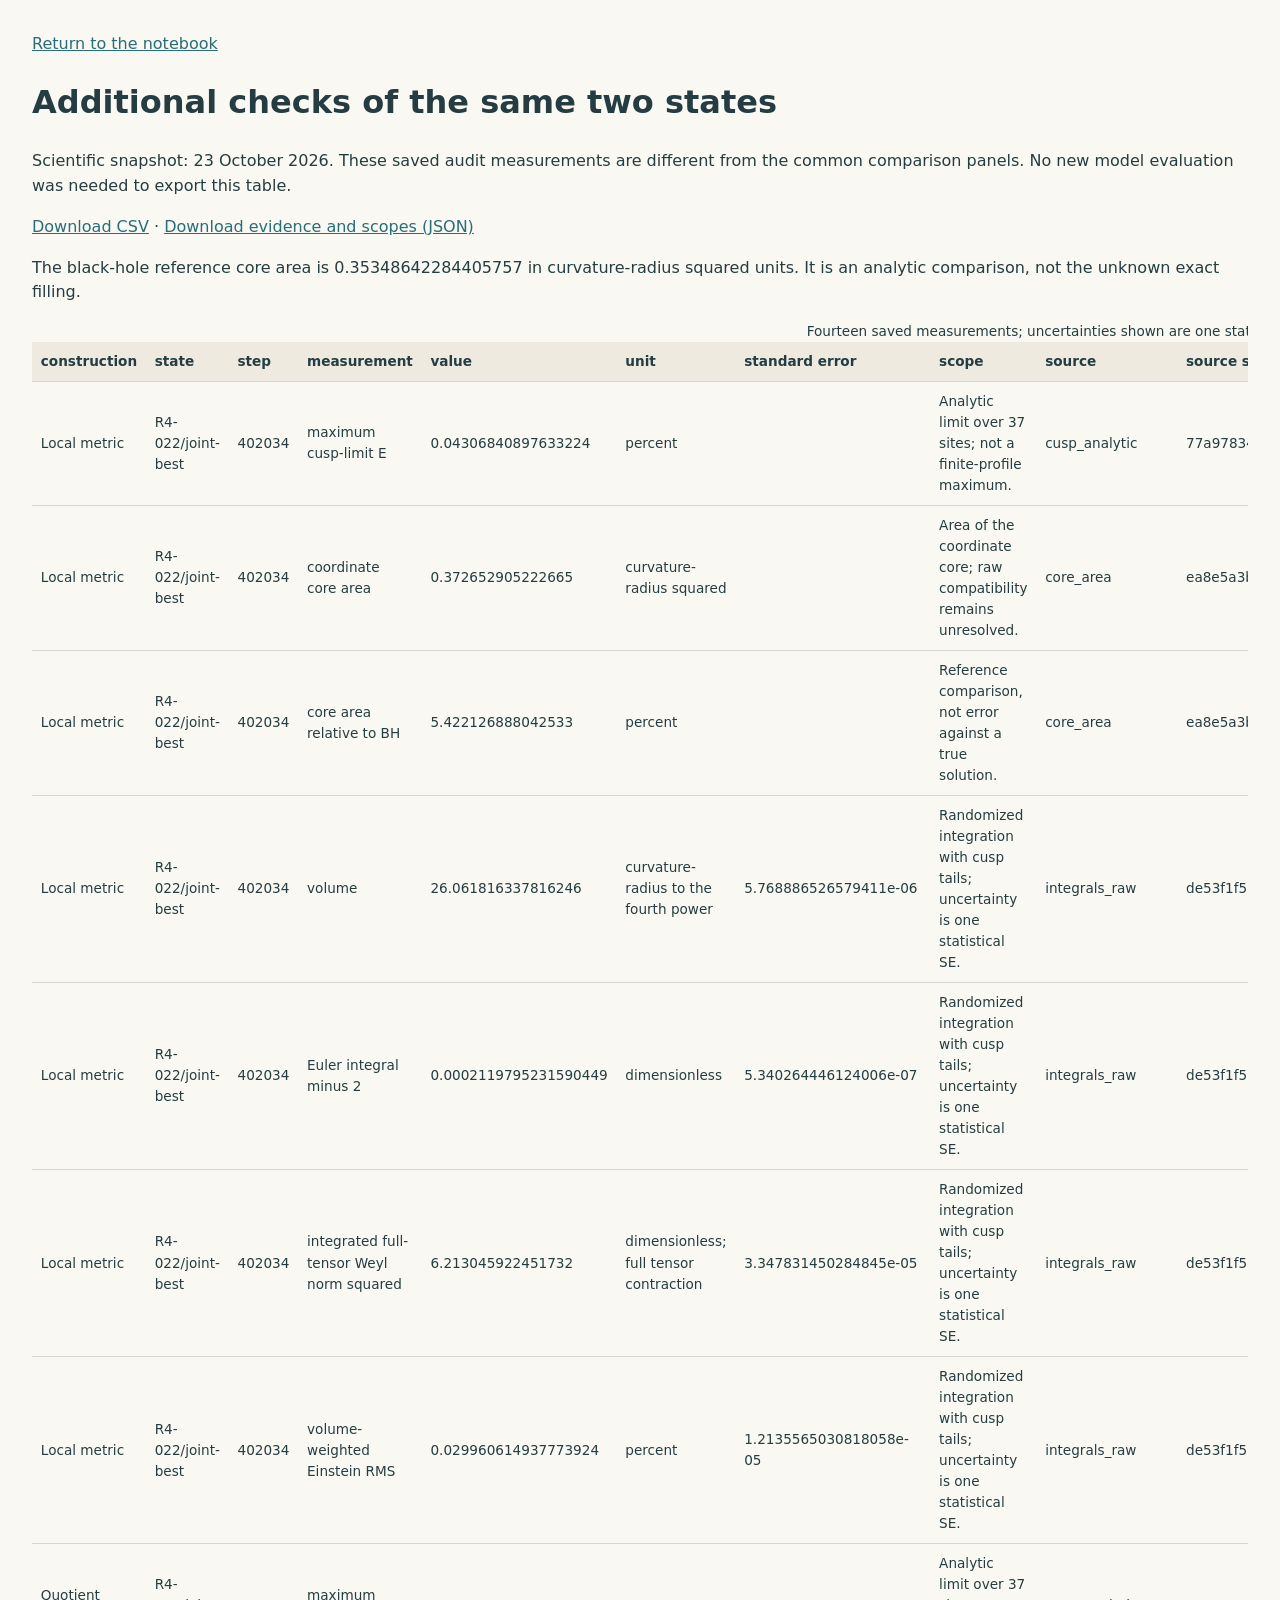
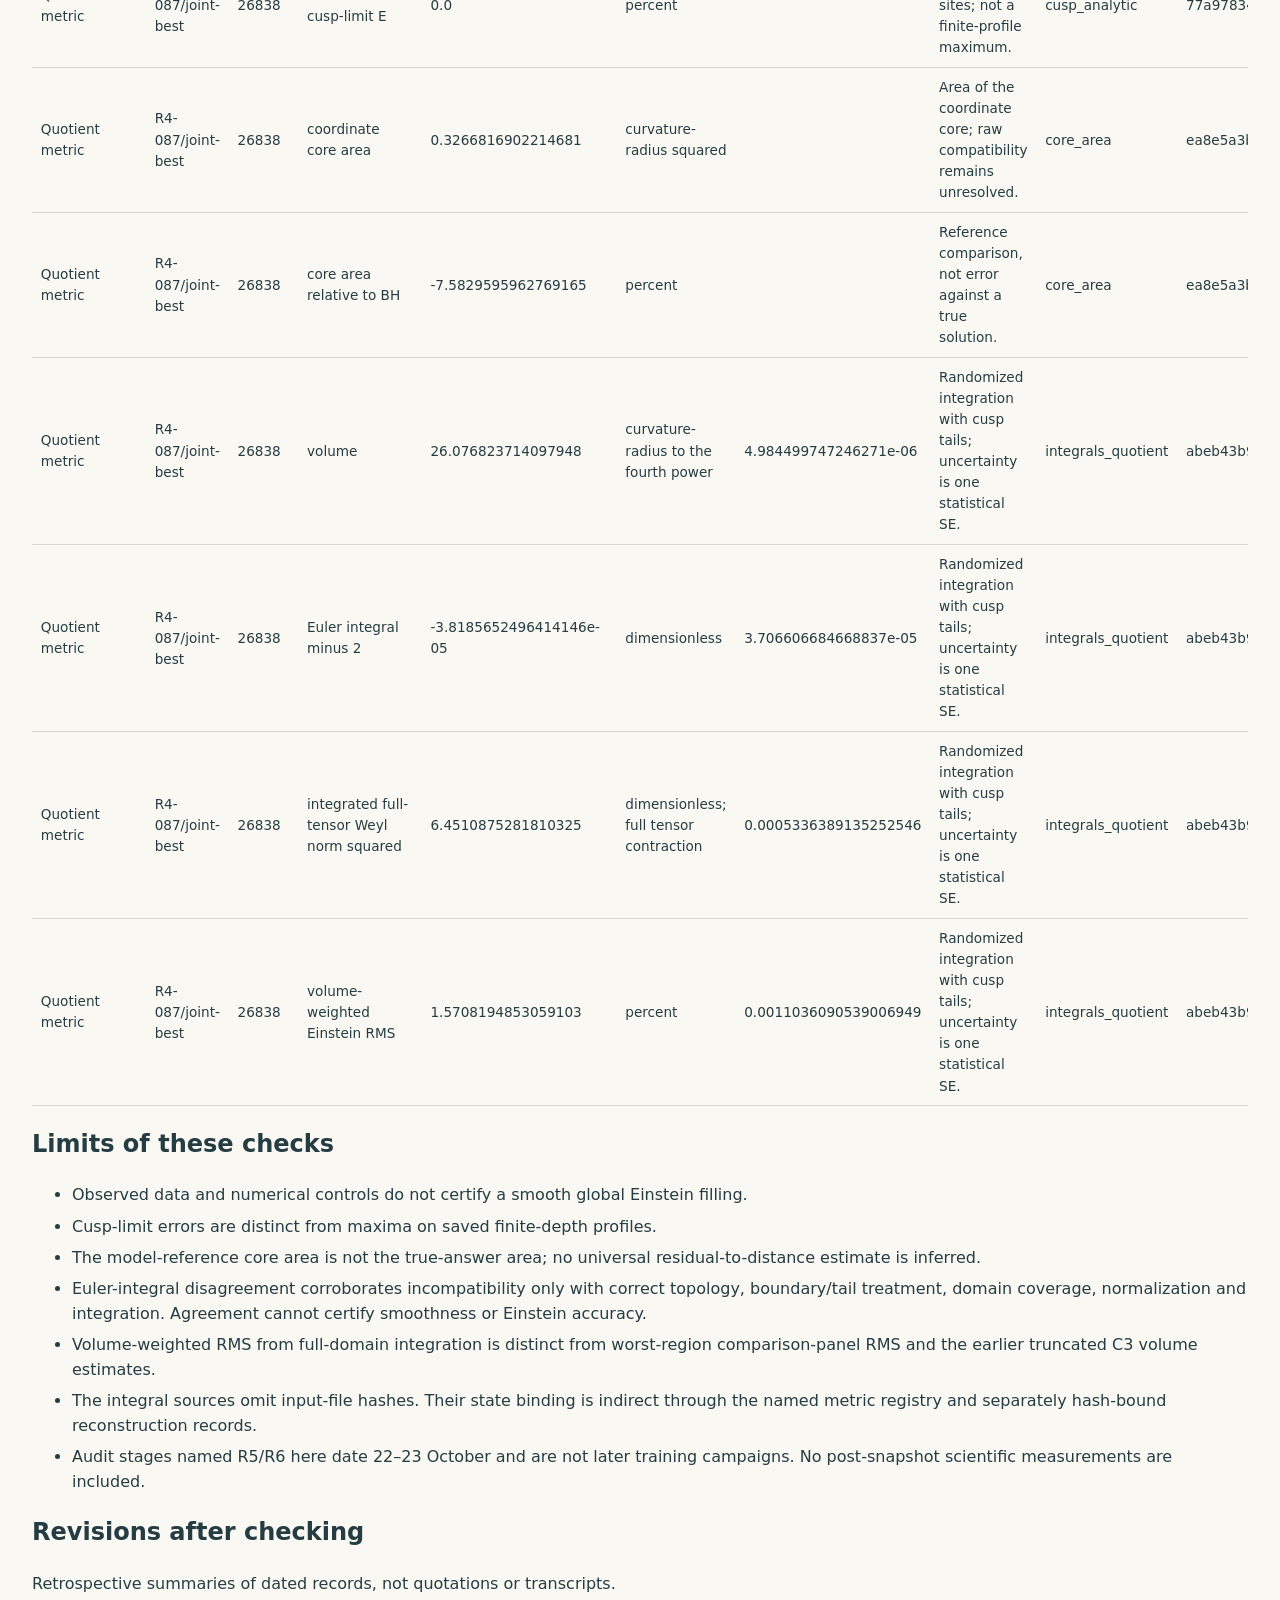
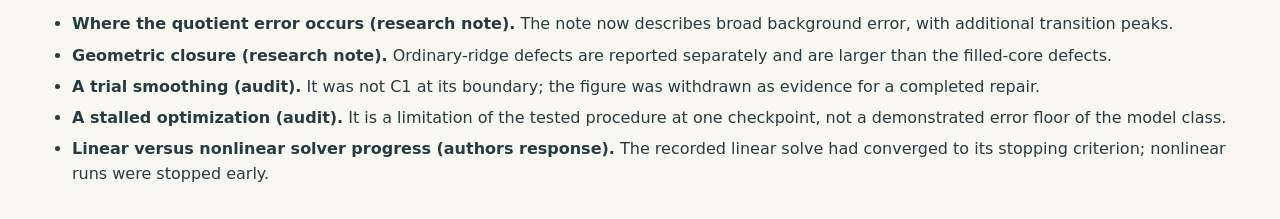
<file: data/tables/audit-supplement.html>
<!doctype html><html lang="en"><meta charset="utf-8"><meta name="viewport" content="width=device-width,initial-scale=1">
<title>Additional saved audit evidence</title><style>body{font:16px/1.55 system-ui;color:#253d42;background:#faf8f2;margin:2rem}a{color:#286d78}table{border-collapse:collapse;font-size:.85rem}td,th{padding:.55rem;border-bottom:1px solid #d8d6cd;text-align:left}th{background:#eeeae0}.scroll{overflow:auto}main{max-width:90rem}li{margin:.4rem 0}</style>
<main><a href="../../index.html">Return to the notebook</a><h1>Additional checks of the same two states</h1>
<p>Scientific snapshot: 23 October 2026. These saved audit measurements are different from the common comparison panels. No new model evaluation was needed to export this table.</p>
<p><a href="audit-supplement.csv" download>Download CSV</a> · <a href="../audit-supplement.json" download>Download evidence and scopes (JSON)</a></p>
<p>The black-hole reference core area is 0.35348642284405757 in curvature-radius squared units. It is an analytic comparison, not the unknown exact filling.</p>
<div class="scroll" tabindex="0"><table><caption>Fourteen saved measurements; uncertainties shown are one statistical standard error where available.</caption><thead><tr><th scope="col">construction</th><th scope="col">state</th><th scope="col">step</th><th scope="col">measurement</th><th scope="col">value</th><th scope="col">unit</th><th scope="col">standard error</th><th scope="col">scope</th><th scope="col">source</th><th scope="col">source sha256</th><th scope="col">checkpoint sha256</th></tr></thead><tbody><tr><td>Local metric</td><td>R4-022/joint-best</td><td>402034</td><td>maximum cusp-limit E</td><td>0.04306840897633224</td><td>percent</td><td></td><td>Analytic limit over 37 sites; not a finite-profile maximum.</td><td>cusp_analytic</td><td>77a978349089429d68b752085c0576e1ee4092ff2c2d020320bdecb1eb9b9757</td><td>acd17067d2e4fc9b6f9bdb5414b742a395e9c4a7f7b6aa4f3f134e0ef89ac152</td></tr><tr><td>Local metric</td><td>R4-022/joint-best</td><td>402034</td><td>coordinate core area</td><td>0.372652905222665</td><td>curvature-radius squared</td><td></td><td>Area of the coordinate core; raw compatibility remains unresolved.</td><td>core_area</td><td>ea8e5a3be0f9c846d77ae92bd8c36403a6e0990ee061a3a1299f6c7134bec05f</td><td>acd17067d2e4fc9b6f9bdb5414b742a395e9c4a7f7b6aa4f3f134e0ef89ac152</td></tr><tr><td>Local metric</td><td>R4-022/joint-best</td><td>402034</td><td>core area relative to BH</td><td>5.422126888042533</td><td>percent</td><td></td><td>Reference comparison, not error against a true solution.</td><td>core_area</td><td>ea8e5a3be0f9c846d77ae92bd8c36403a6e0990ee061a3a1299f6c7134bec05f</td><td>acd17067d2e4fc9b6f9bdb5414b742a395e9c4a7f7b6aa4f3f134e0ef89ac152</td></tr><tr><td>Local metric</td><td>R4-022/joint-best</td><td>402034</td><td>volume</td><td>26.061816337816246</td><td>curvature-radius to the fourth power</td><td>5.768886526579411e-06</td><td>Randomized integration with cusp tails; uncertainty is one statistical SE.</td><td>integrals_raw</td><td>de53f1f5cdfbf77edf6a59ad3b8abf0ba9f2d34e6d9582ecbffeab6abbce593d</td><td>acd17067d2e4fc9b6f9bdb5414b742a395e9c4a7f7b6aa4f3f134e0ef89ac152</td></tr><tr><td>Local metric</td><td>R4-022/joint-best</td><td>402034</td><td>Euler integral minus 2</td><td>0.0002119795231590449</td><td>dimensionless</td><td>5.340264446124006e-07</td><td>Randomized integration with cusp tails; uncertainty is one statistical SE.</td><td>integrals_raw</td><td>de53f1f5cdfbf77edf6a59ad3b8abf0ba9f2d34e6d9582ecbffeab6abbce593d</td><td>acd17067d2e4fc9b6f9bdb5414b742a395e9c4a7f7b6aa4f3f134e0ef89ac152</td></tr><tr><td>Local metric</td><td>R4-022/joint-best</td><td>402034</td><td>integrated full-tensor Weyl norm squared</td><td>6.213045922451732</td><td>dimensionless; full tensor contraction</td><td>3.347831450284845e-05</td><td>Randomized integration with cusp tails; uncertainty is one statistical SE.</td><td>integrals_raw</td><td>de53f1f5cdfbf77edf6a59ad3b8abf0ba9f2d34e6d9582ecbffeab6abbce593d</td><td>acd17067d2e4fc9b6f9bdb5414b742a395e9c4a7f7b6aa4f3f134e0ef89ac152</td></tr><tr><td>Local metric</td><td>R4-022/joint-best</td><td>402034</td><td>volume-weighted Einstein RMS</td><td>0.029960614937773924</td><td>percent</td><td>1.2135565030818058e-05</td><td>Randomized integration with cusp tails; uncertainty is one statistical SE.</td><td>integrals_raw</td><td>de53f1f5cdfbf77edf6a59ad3b8abf0ba9f2d34e6d9582ecbffeab6abbce593d</td><td>acd17067d2e4fc9b6f9bdb5414b742a395e9c4a7f7b6aa4f3f134e0ef89ac152</td></tr><tr><td>Quotient metric</td><td>R4-087/joint-best</td><td>26838</td><td>maximum cusp-limit E</td><td>0.0</td><td>percent</td><td></td><td>Analytic limit over 37 sites; not a finite-profile maximum.</td><td>cusp_analytic</td><td>77a978349089429d68b752085c0576e1ee4092ff2c2d020320bdecb1eb9b9757</td><td>be63d741ed07a9fd3bc7fa7e00aa9a4e0f49253da11db084fcd8c6ed9deba9bb</td></tr><tr><td>Quotient metric</td><td>R4-087/joint-best</td><td>26838</td><td>coordinate core area</td><td>0.3266816902214681</td><td>curvature-radius squared</td><td></td><td>Area of the coordinate core; raw compatibility remains unresolved.</td><td>core_area</td><td>ea8e5a3be0f9c846d77ae92bd8c36403a6e0990ee061a3a1299f6c7134bec05f</td><td>be63d741ed07a9fd3bc7fa7e00aa9a4e0f49253da11db084fcd8c6ed9deba9bb</td></tr><tr><td>Quotient metric</td><td>R4-087/joint-best</td><td>26838</td><td>core area relative to BH</td><td>-7.5829595962769165</td><td>percent</td><td></td><td>Reference comparison, not error against a true solution.</td><td>core_area</td><td>ea8e5a3be0f9c846d77ae92bd8c36403a6e0990ee061a3a1299f6c7134bec05f</td><td>be63d741ed07a9fd3bc7fa7e00aa9a4e0f49253da11db084fcd8c6ed9deba9bb</td></tr><tr><td>Quotient metric</td><td>R4-087/joint-best</td><td>26838</td><td>volume</td><td>26.076823714097948</td><td>curvature-radius to the fourth power</td><td>4.984499747246271e-06</td><td>Randomized integration with cusp tails; uncertainty is one statistical SE.</td><td>integrals_quotient</td><td>abeb43b9f1376ecb7342cedd2af9edee5abbff732987ff6b3e8039adae78d350</td><td>be63d741ed07a9fd3bc7fa7e00aa9a4e0f49253da11db084fcd8c6ed9deba9bb</td></tr><tr><td>Quotient metric</td><td>R4-087/joint-best</td><td>26838</td><td>Euler integral minus 2</td><td>-3.8185652496414146e-05</td><td>dimensionless</td><td>3.706606684668837e-05</td><td>Randomized integration with cusp tails; uncertainty is one statistical SE.</td><td>integrals_quotient</td><td>abeb43b9f1376ecb7342cedd2af9edee5abbff732987ff6b3e8039adae78d350</td><td>be63d741ed07a9fd3bc7fa7e00aa9a4e0f49253da11db084fcd8c6ed9deba9bb</td></tr><tr><td>Quotient metric</td><td>R4-087/joint-best</td><td>26838</td><td>integrated full-tensor Weyl norm squared</td><td>6.4510875281810325</td><td>dimensionless; full tensor contraction</td><td>0.0005336389135252546</td><td>Randomized integration with cusp tails; uncertainty is one statistical SE.</td><td>integrals_quotient</td><td>abeb43b9f1376ecb7342cedd2af9edee5abbff732987ff6b3e8039adae78d350</td><td>be63d741ed07a9fd3bc7fa7e00aa9a4e0f49253da11db084fcd8c6ed9deba9bb</td></tr><tr><td>Quotient metric</td><td>R4-087/joint-best</td><td>26838</td><td>volume-weighted Einstein RMS</td><td>1.5708194853059103</td><td>percent</td><td>0.0011036090539006949</td><td>Randomized integration with cusp tails; uncertainty is one statistical SE.</td><td>integrals_quotient</td><td>abeb43b9f1376ecb7342cedd2af9edee5abbff732987ff6b3e8039adae78d350</td><td>be63d741ed07a9fd3bc7fa7e00aa9a4e0f49253da11db084fcd8c6ed9deba9bb</td></tr></tbody></table></div>
<h2>Limits of these checks</h2><ul><li>Observed data and numerical controls do not certify a smooth global Einstein filling.</li><li>Cusp-limit errors are distinct from maxima on saved finite-depth profiles.</li><li>The model-reference core area is not the true-answer area; no universal residual-to-distance estimate is inferred.</li><li>Euler-integral disagreement corroborates incompatibility only with correct topology, boundary/tail treatment, domain coverage, normalization and integration. Agreement cannot certify smoothness or Einstein accuracy.</li><li>Volume-weighted RMS from full-domain integration is distinct from worst-region comparison-panel RMS and the earlier truncated C3 volume estimates.</li><li>The integral sources omit input-file hashes. Their state binding is indirect through the named metric registry and separately hash-bound reconstruction records.</li><li>Audit stages named R5/R6 here date 22–23 October and are not later training campaigns. No post-snapshot scientific measurements are included.</li></ul>
<h2>Revisions after checking</h2><p>Retrospective summaries of dated records, not quotations or transcripts.</p><ul><li><strong>Where the quotient error occurs (research note).</strong> The note now describes broad background error, with additional transition peaks.</li><li><strong>Geometric closure (research note).</strong> Ordinary-ridge defects are reported separately and are larger than the filled-core defects.</li><li><strong>A trial smoothing (audit).</strong> It was not C1 at its boundary; the figure was withdrawn as evidence for a completed repair.</li><li><strong>A stalled optimization (audit).</strong> It is a limitation of the tested procedure at one checkpoint, not a demonstrated error floor of the model class.</li><li><strong>Linear versus nonlinear solver progress (authors response).</strong> The recorded linear solve had converged to its stopping criterion; nonlinear runs were stopped early.</li></ul></main></html>
</file>
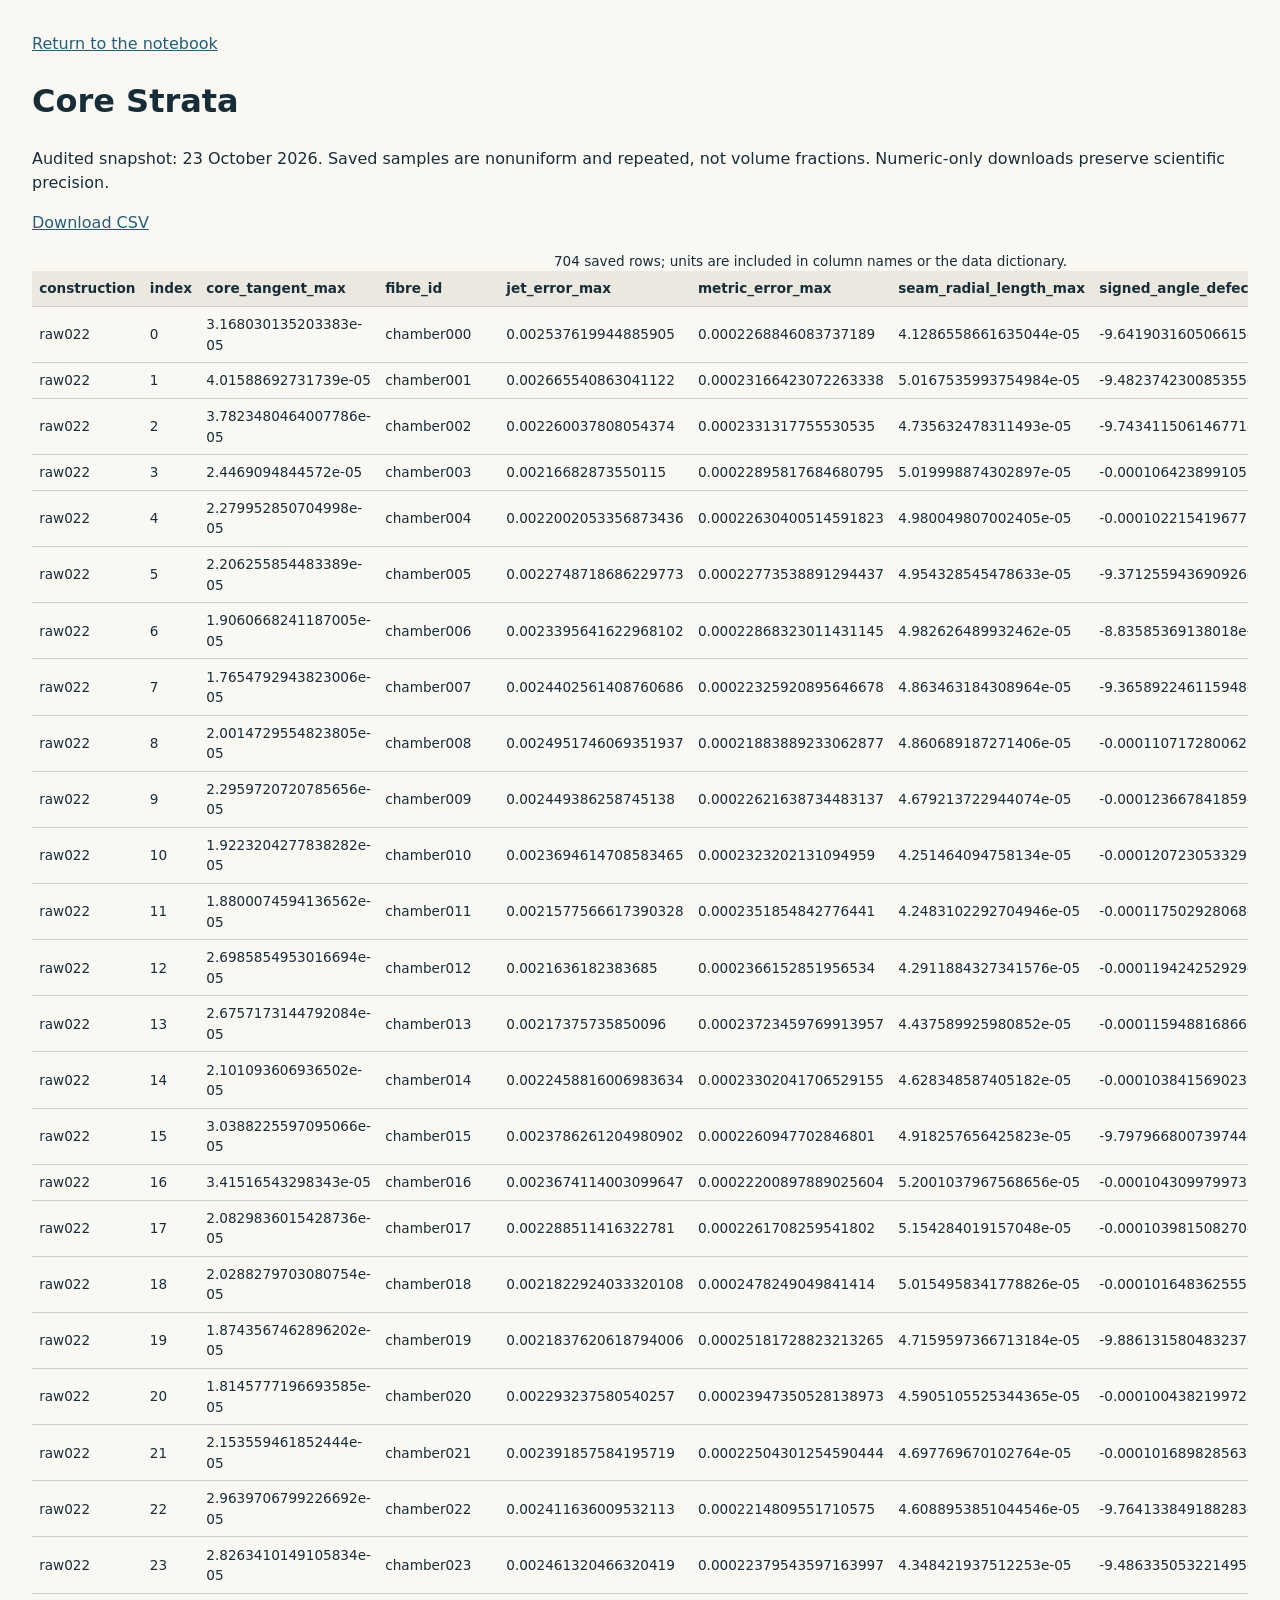
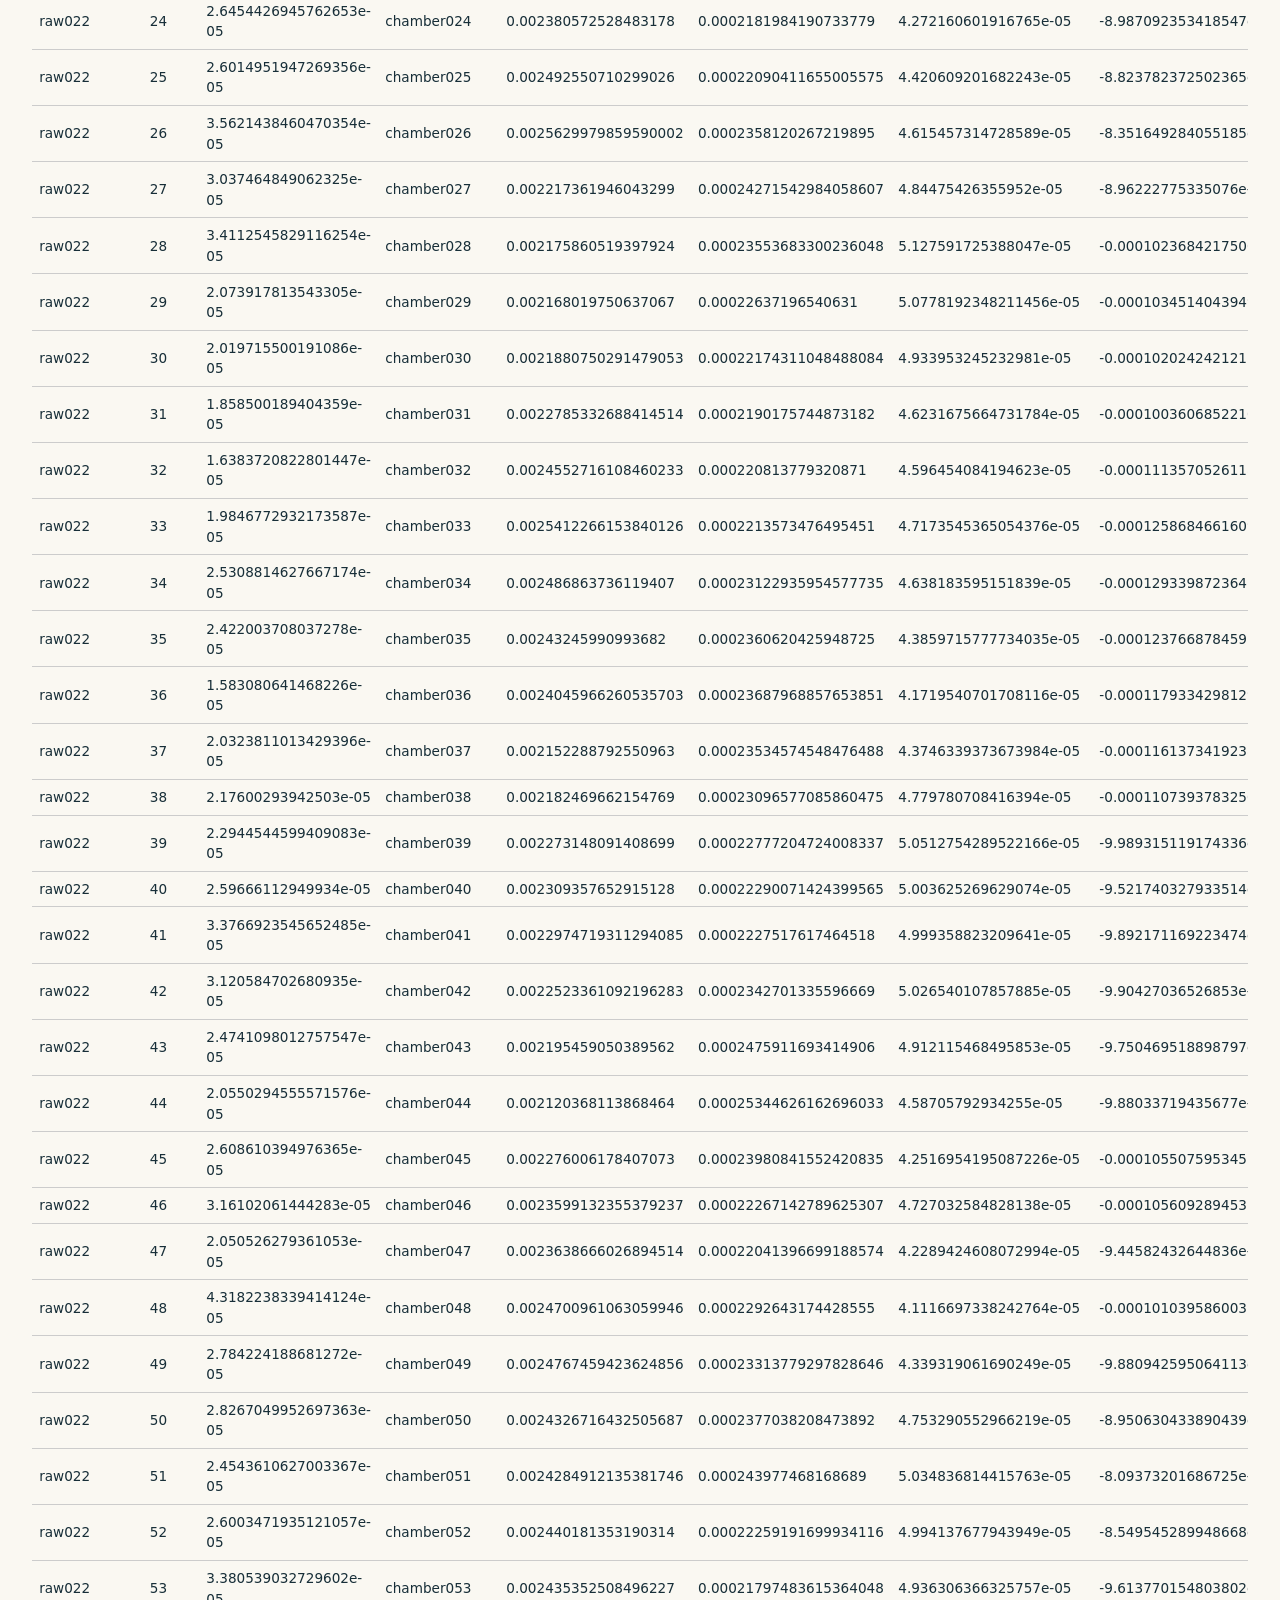
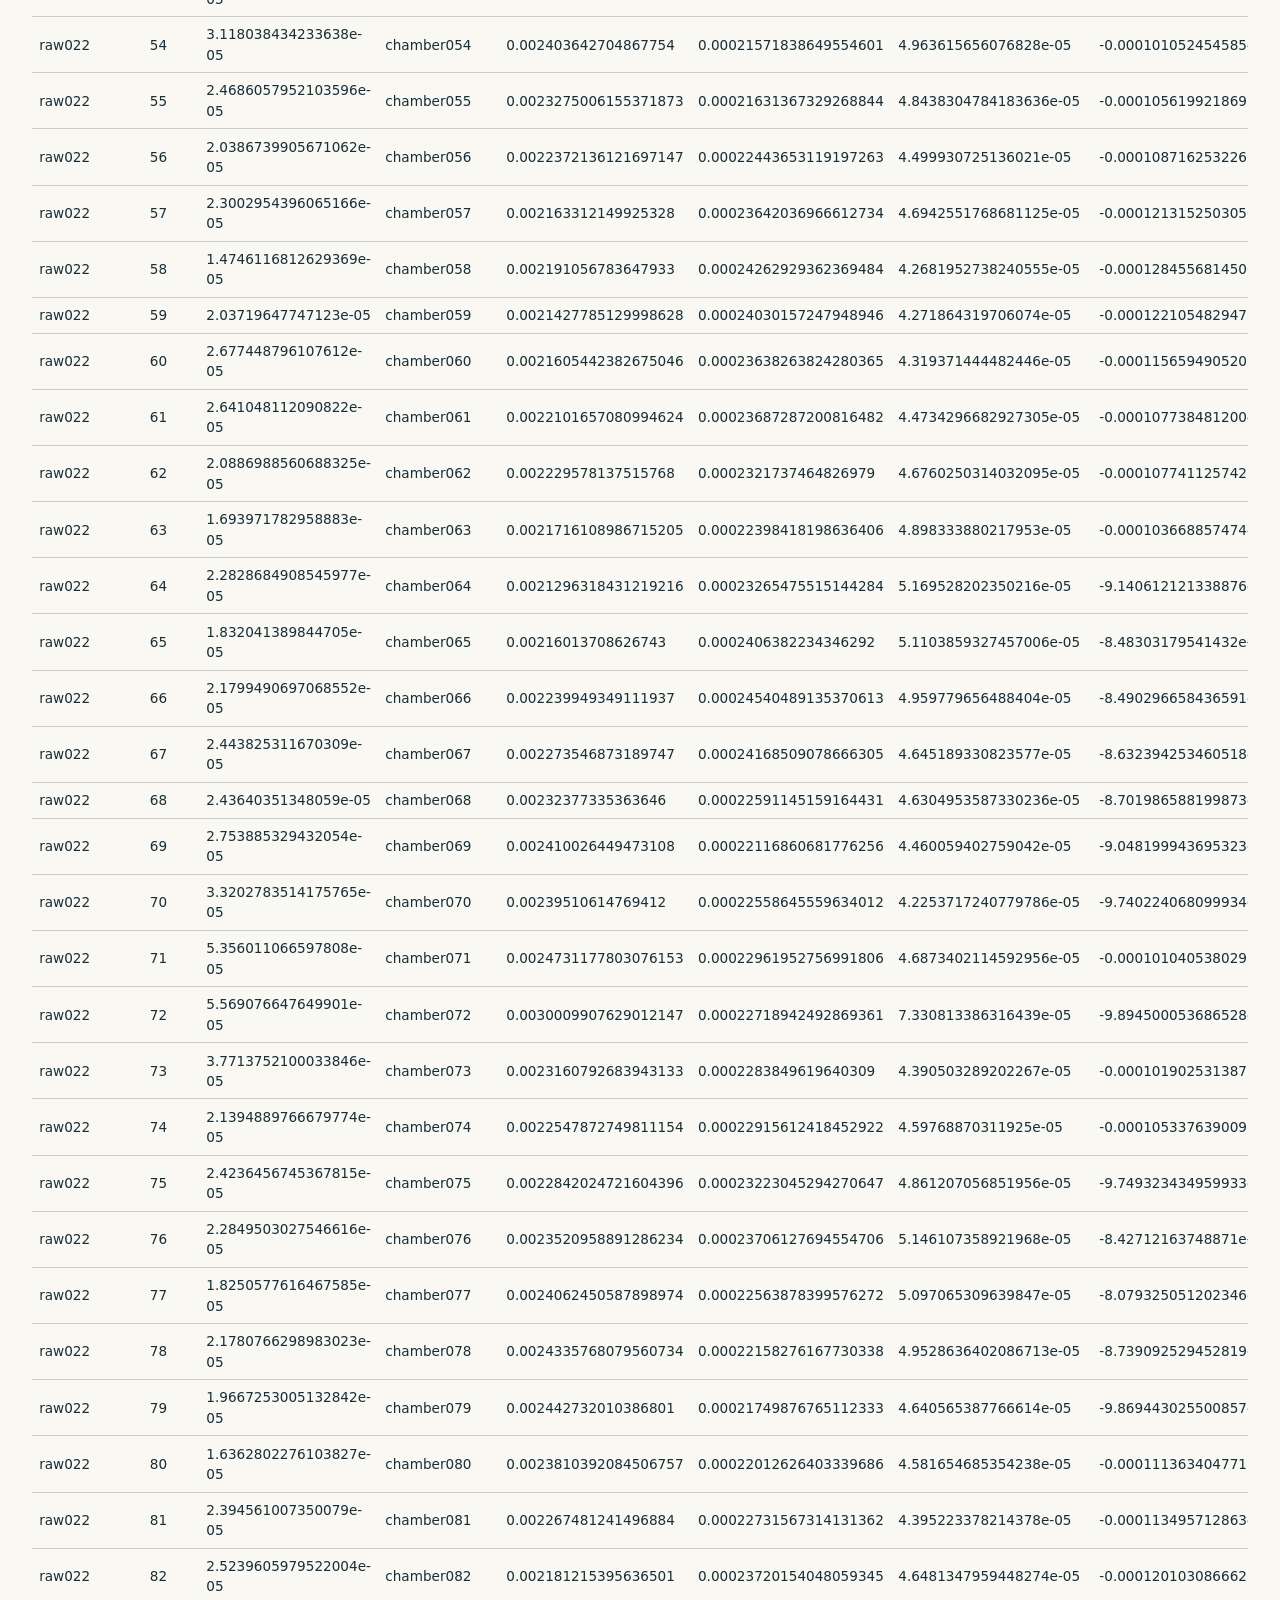
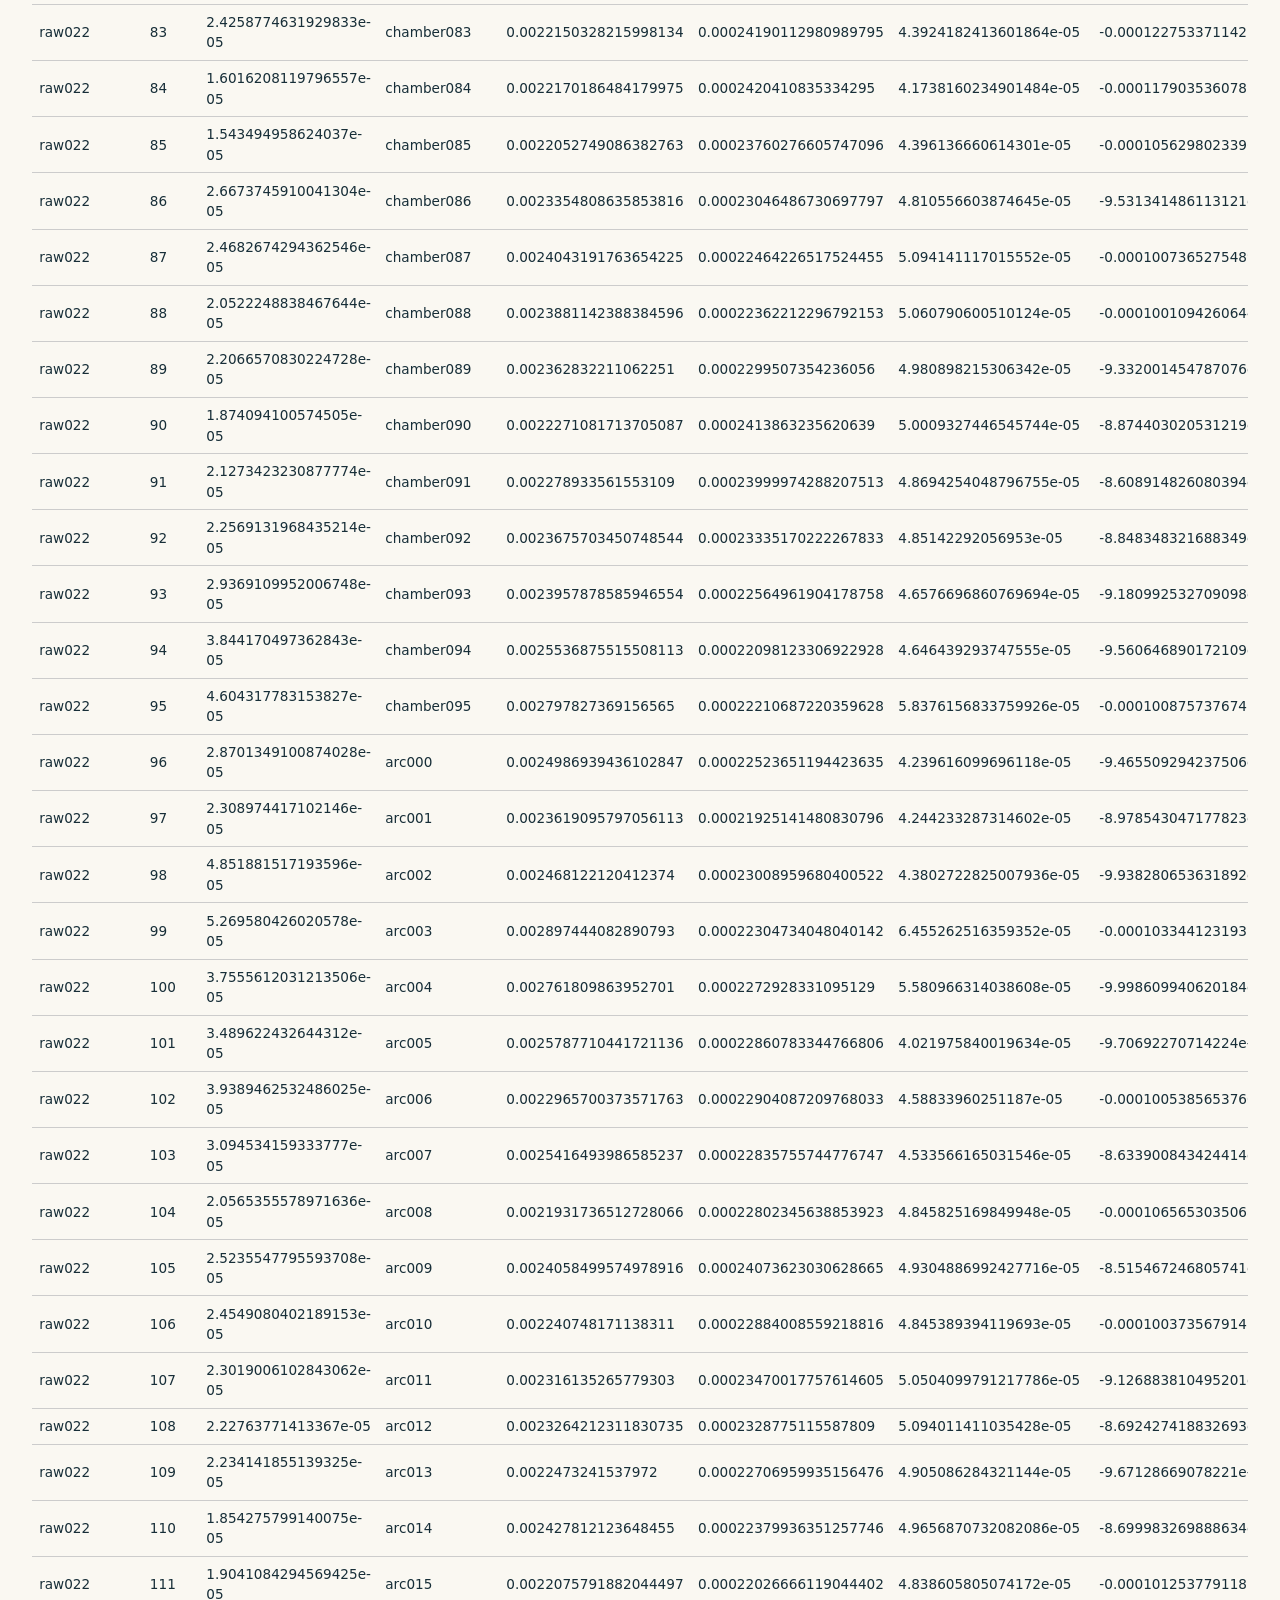
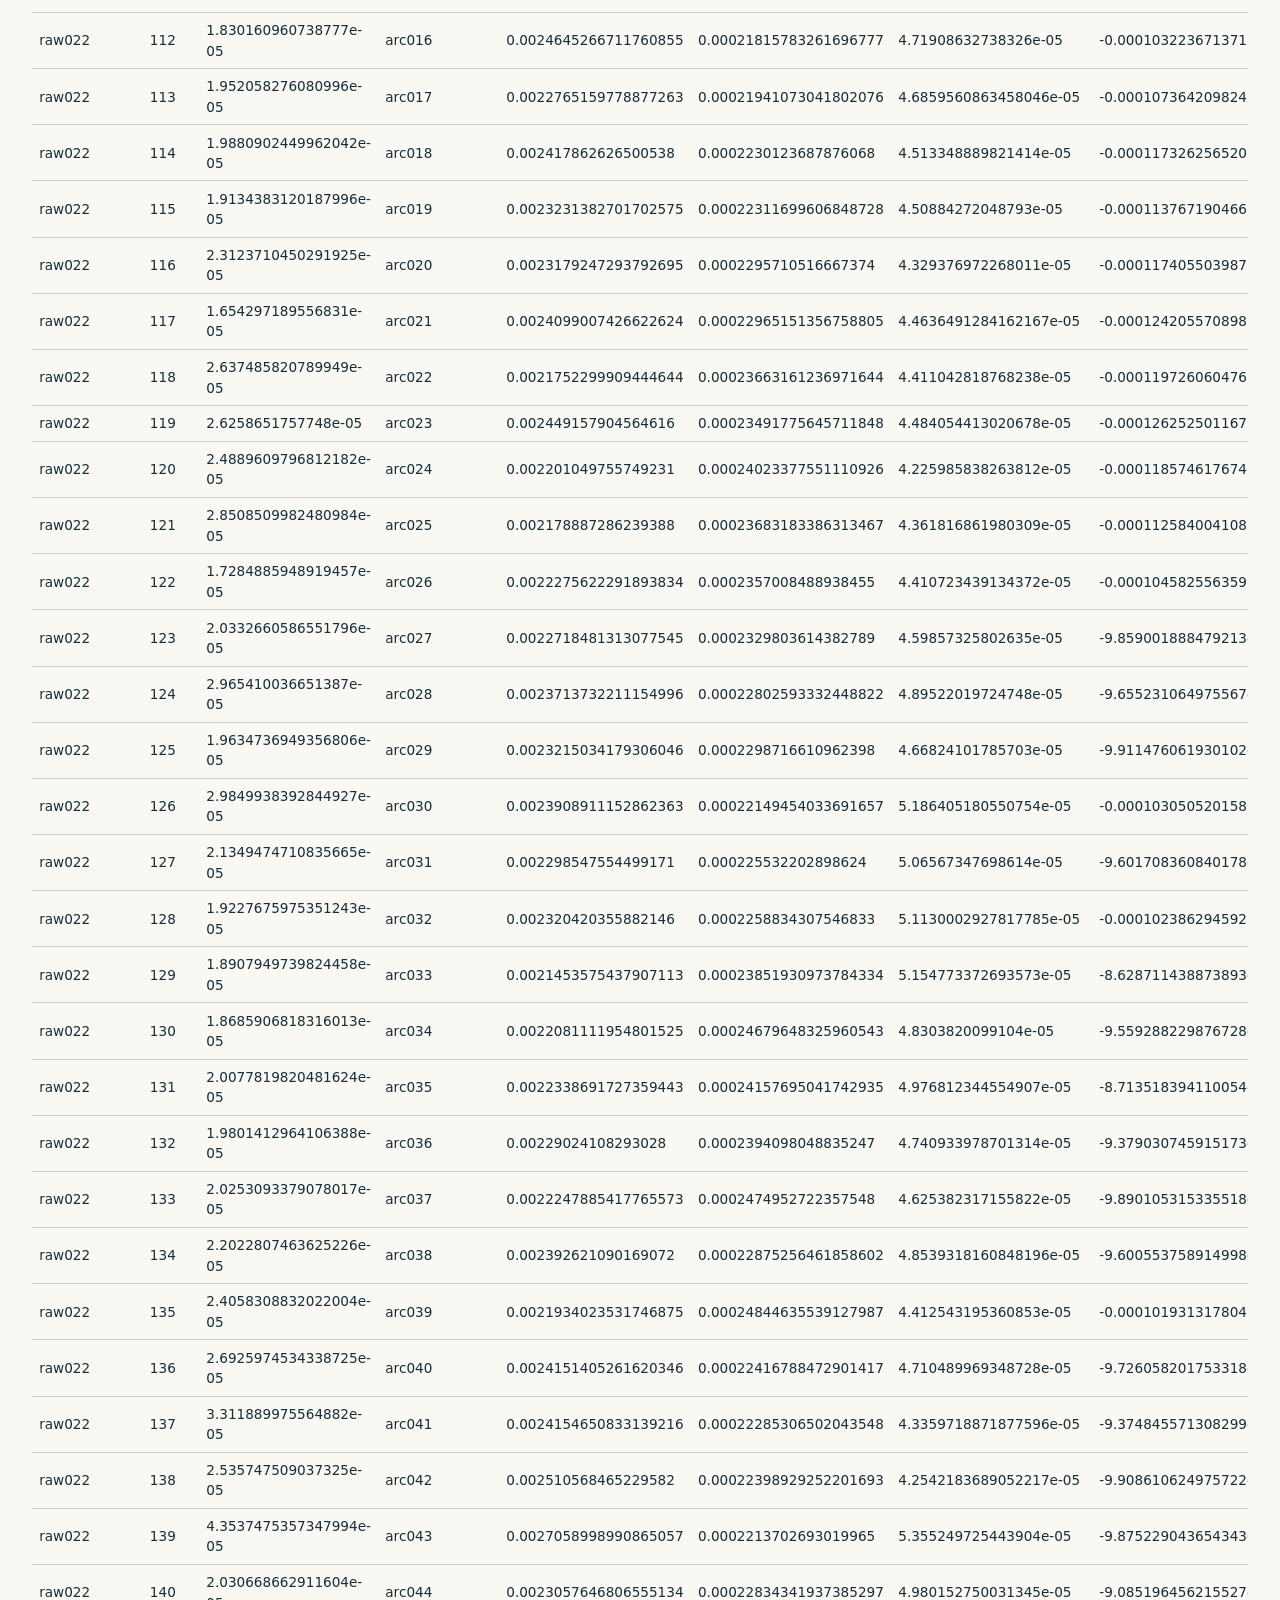
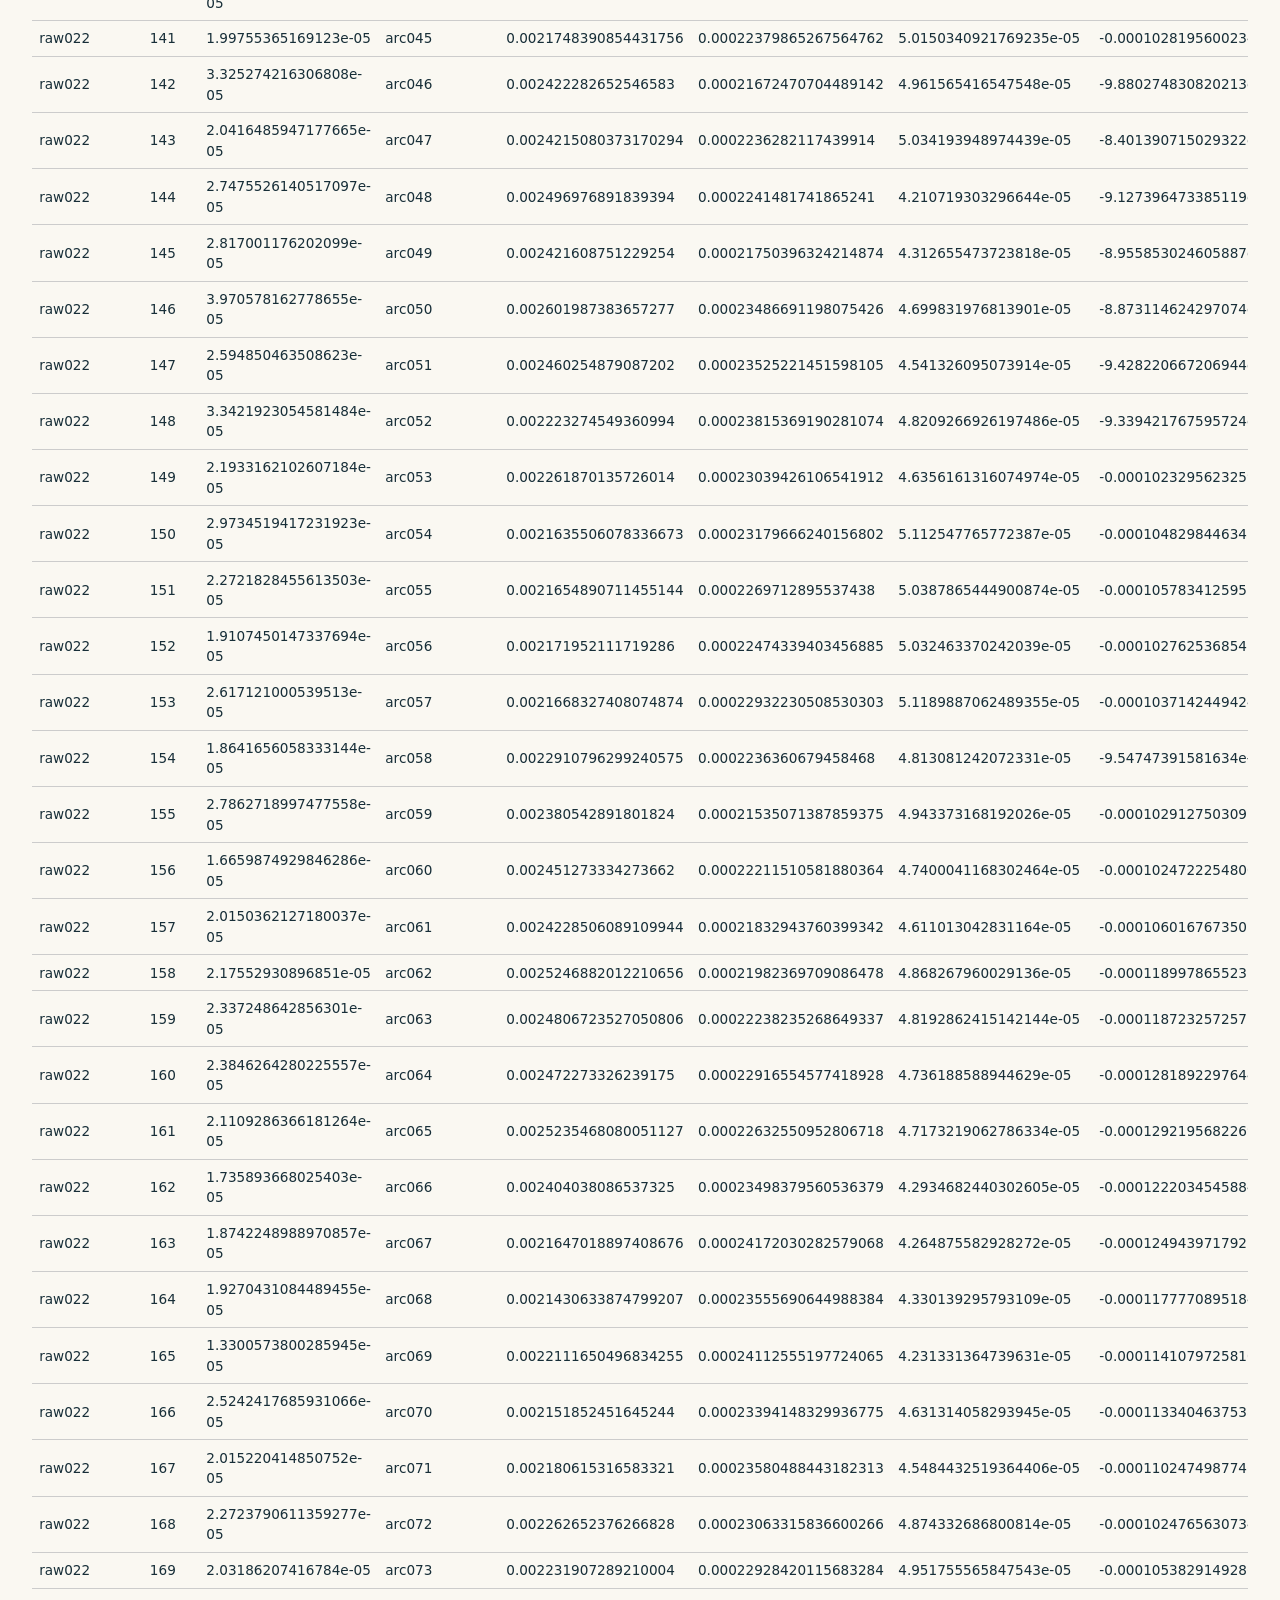
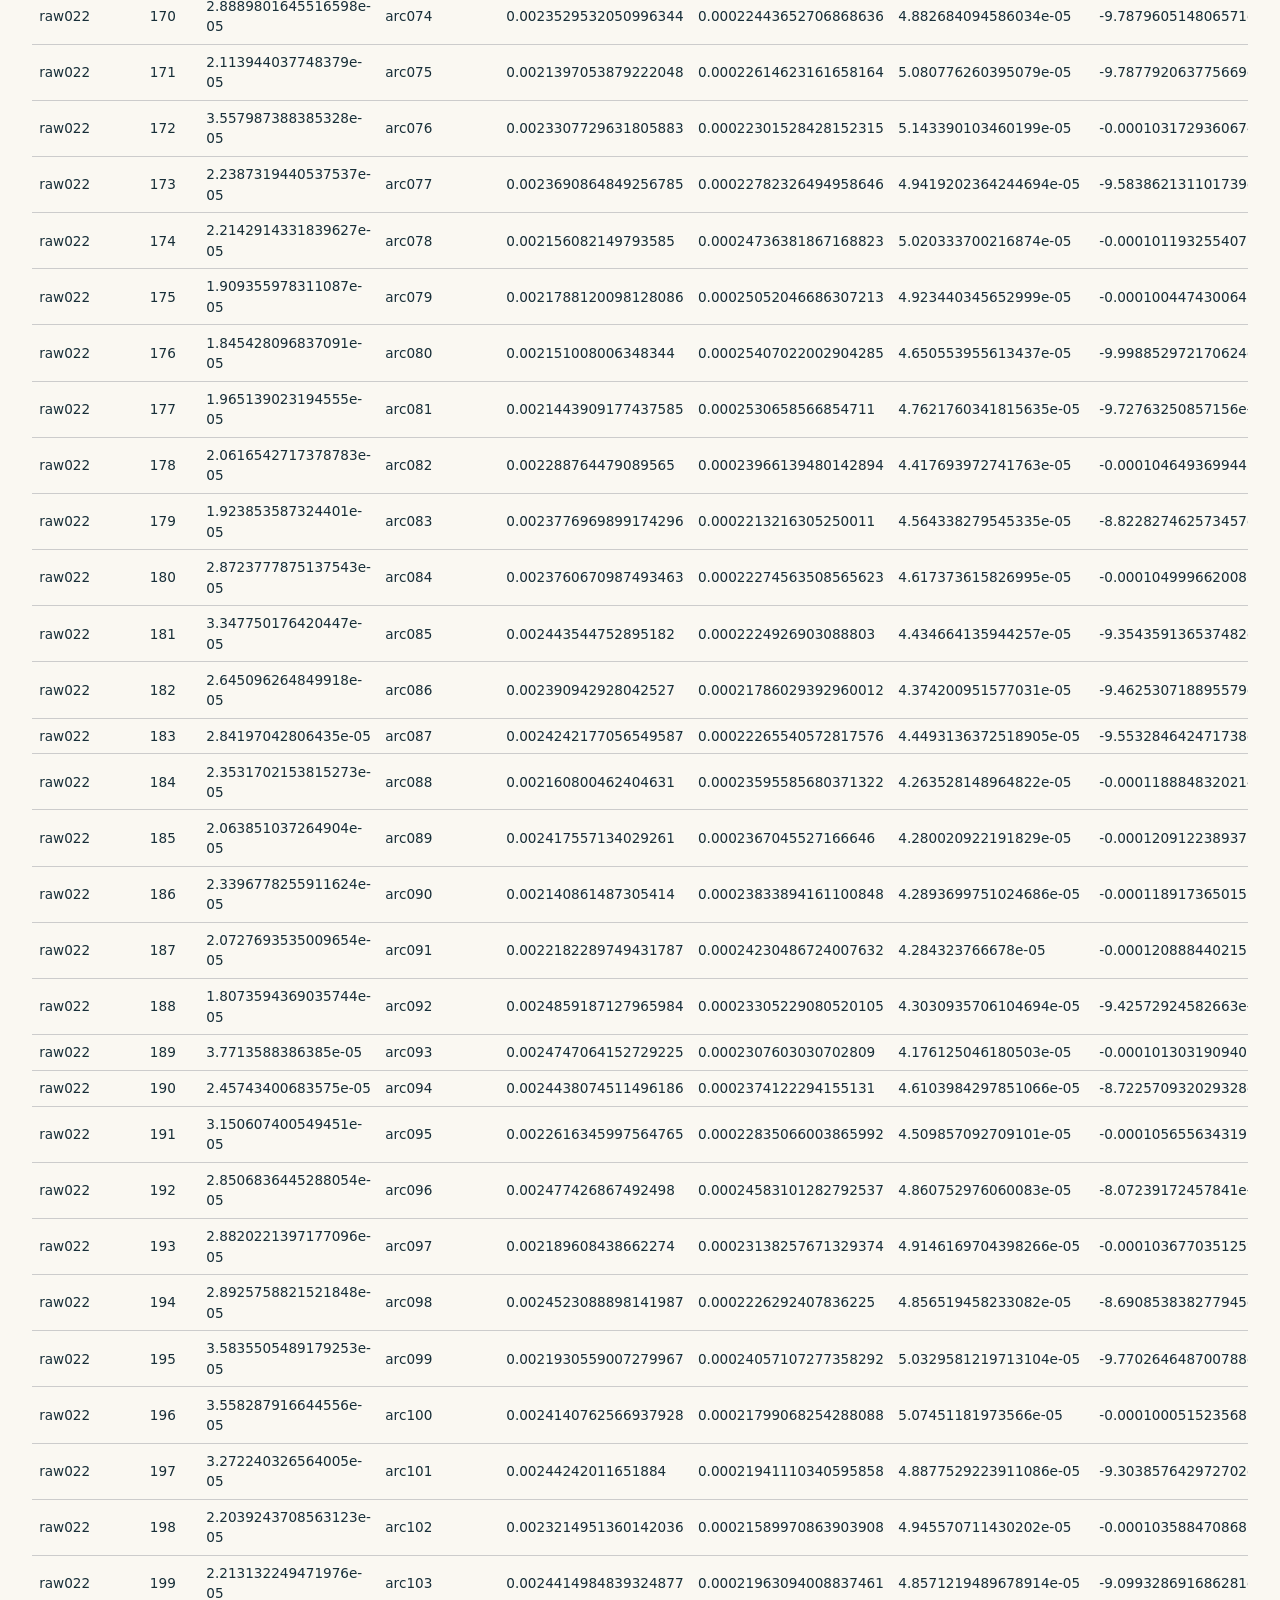
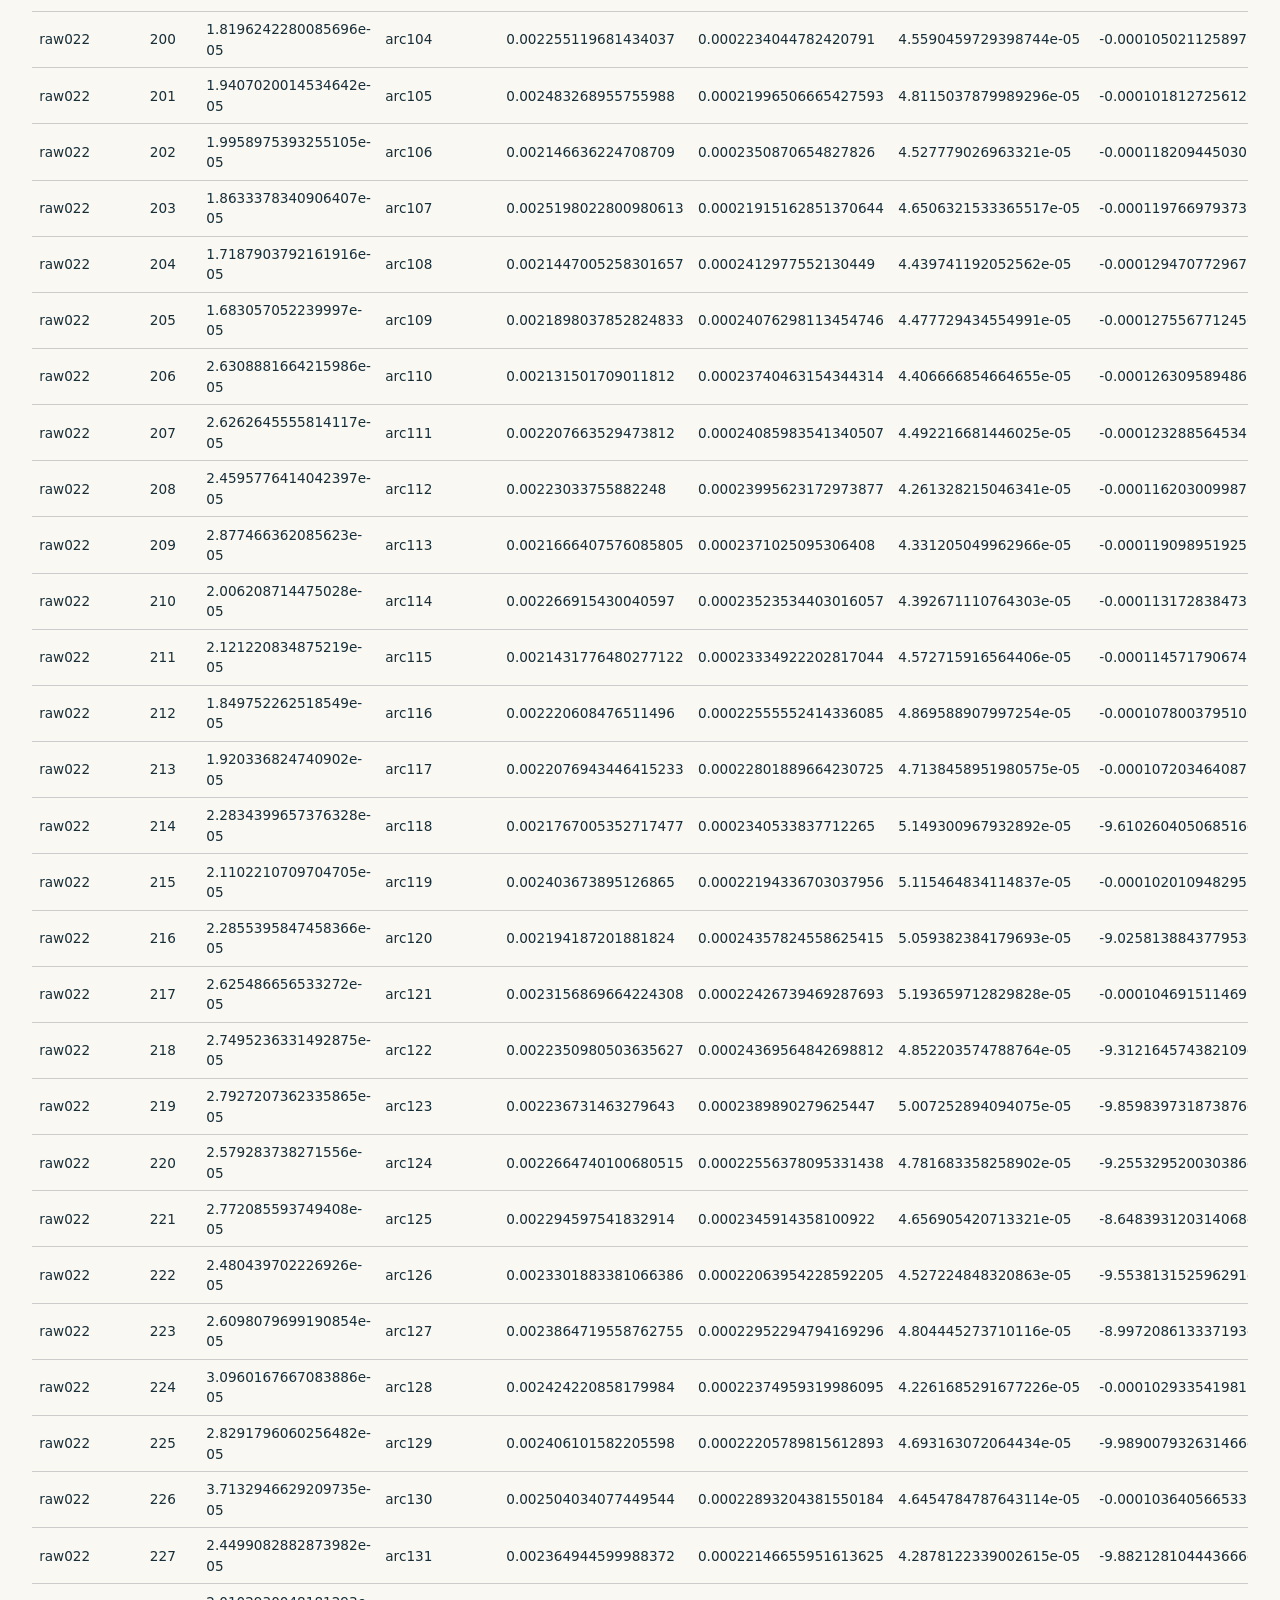
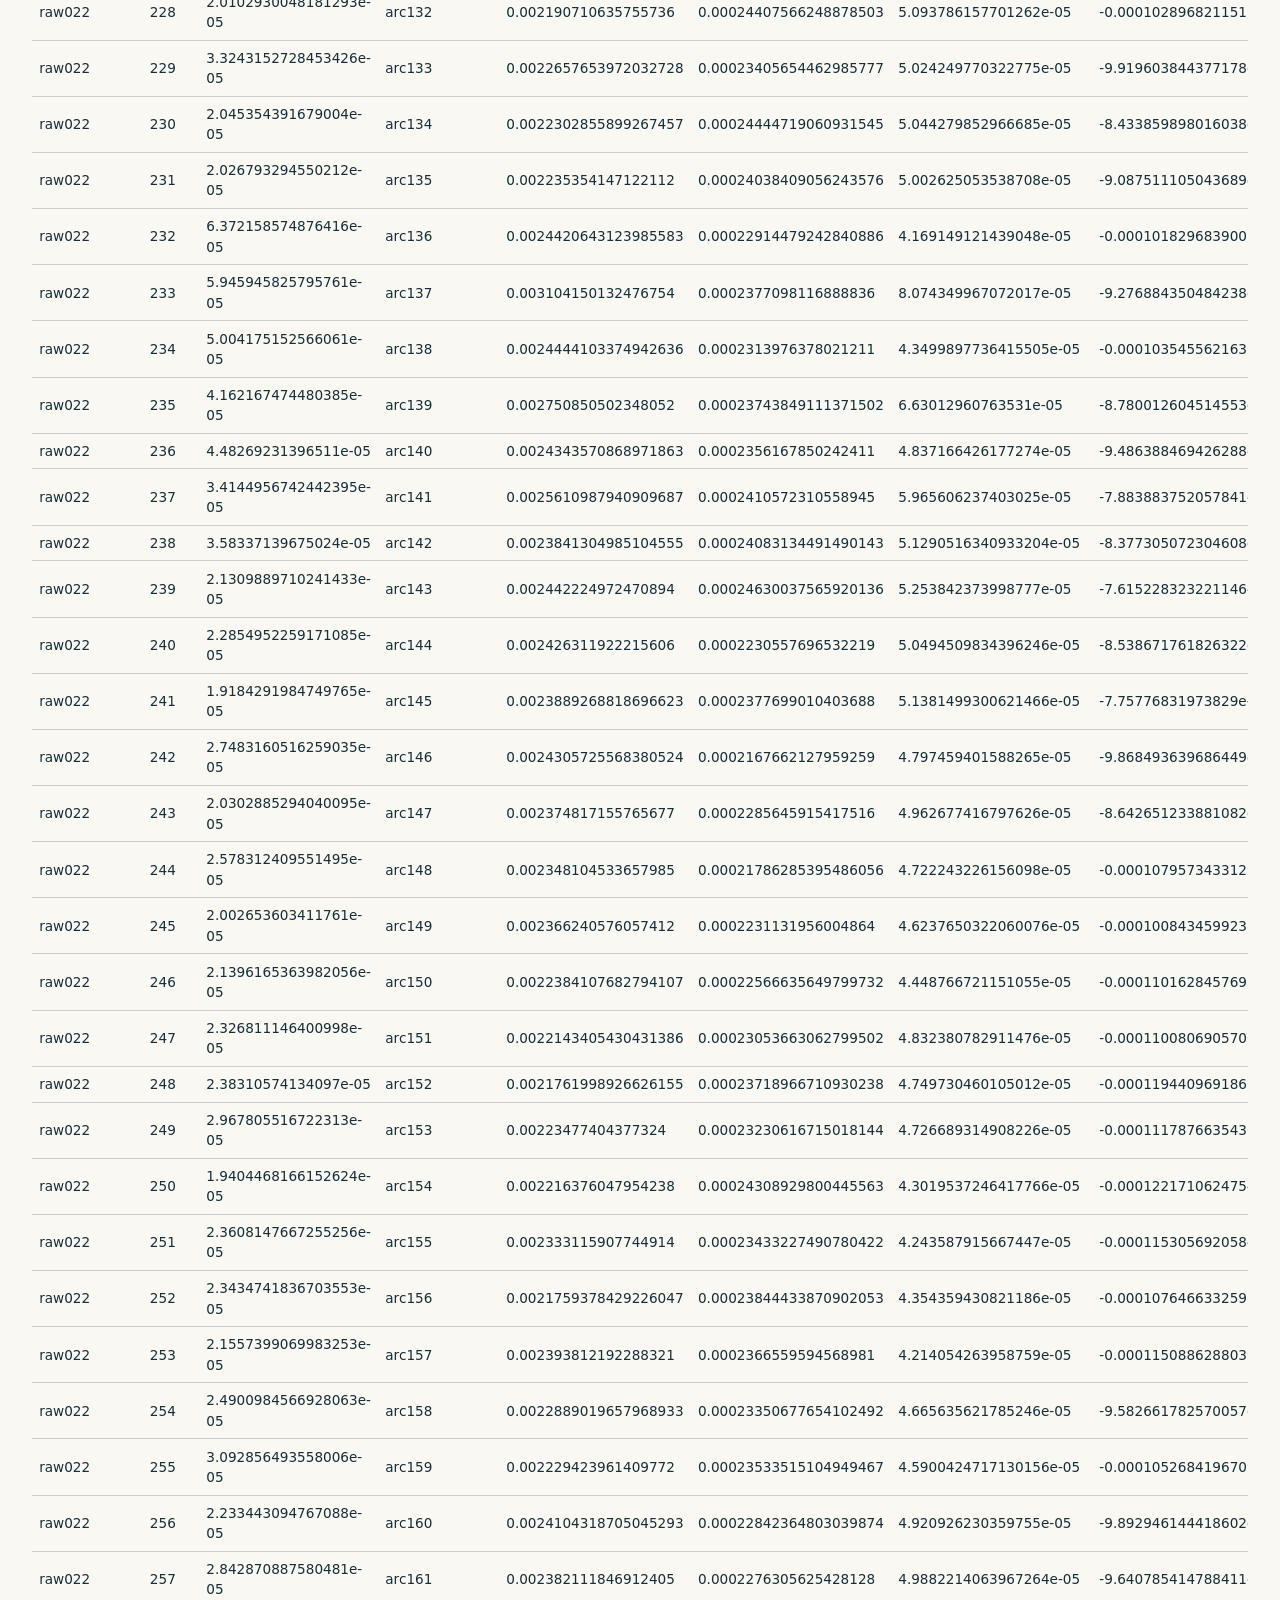
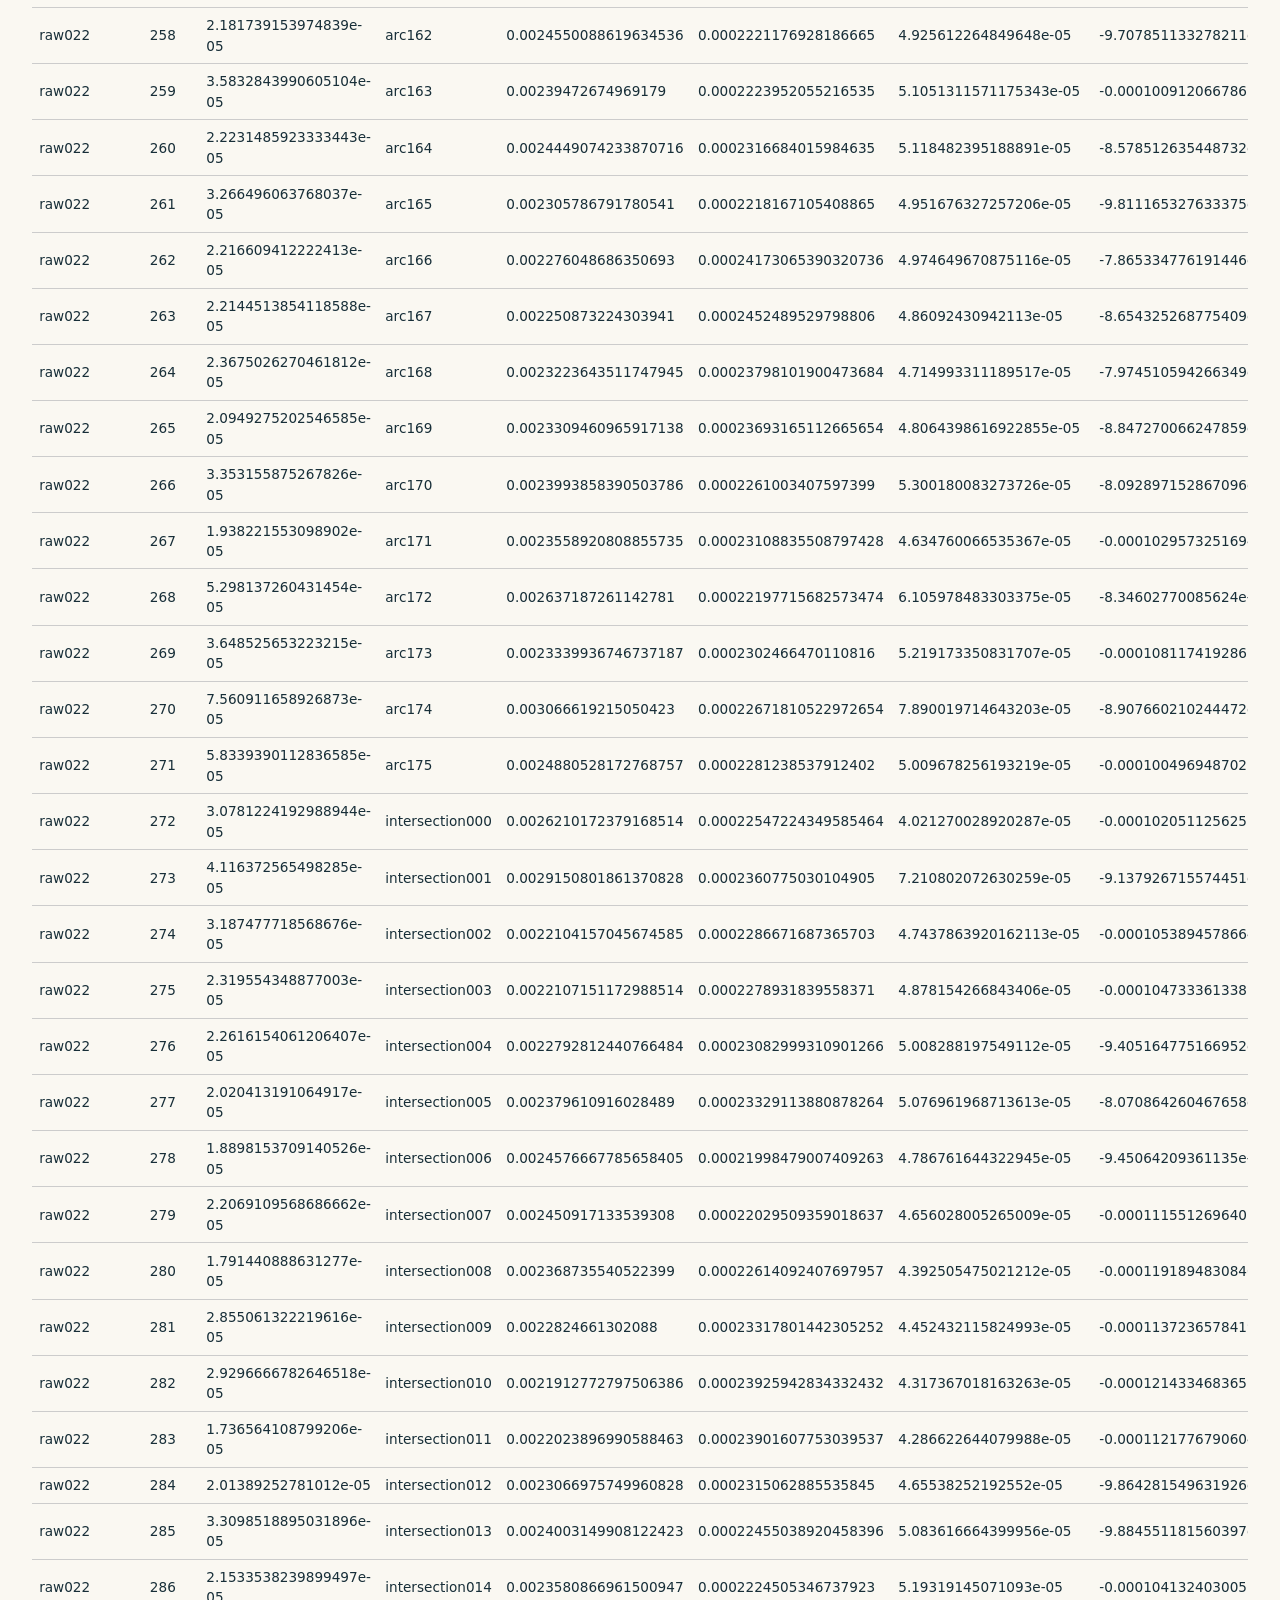
<file: data/tables/core-strata.html>
<!doctype html><html lang="en"><meta charset="utf-8"><meta name="viewport" content="width=device-width,initial-scale=1"><title>core-strata — saved numerical evidence</title><style>body{font:16px/1.5 system-ui;background:#faf8f2;color:#172e38;margin:2rem}table{border-collapse:collapse;font-size:.85rem}td,th{padding:.45rem;border-bottom:1px solid #ccc;text-align:left}th{background:#ebe8df}.scroll{overflow:auto}a{color:#245e7a}</style><main><a href="../../index.html">Return to the notebook</a><h1>Core Strata</h1><p>Audited snapshot: 23 October 2026. Saved samples are nonuniform and repeated, not volume fractions. Numeric-only downloads preserve scientific precision.</p><p><a href="core-strata.csv" download>Download CSV</a></p><div class="scroll" tabindex="0"><table><caption>704 saved rows; units are included in column names or the data dictionary.</caption><thead><tr><th scope="col">construction</th><th scope="col">index</th><th scope="col">core_tangent_max</th><th scope="col">fibre_id</th><th scope="col">jet_error_max</th><th scope="col">metric_error_max</th><th scope="col">seam_radial_length_max</th><th scope="col">signed_angle_defect</th><th scope="col">stratum</th><th scope="col">angle_degrees</th></tr></thead><tbody><tr><td>raw022</td><td>0</td><td>3.168030135203383e-05</td><td>chamber000</td><td>0.002537619944885905</td><td>0.0002268846083737189</td><td>4.1286558661635044e-05</td><td>-9.641903160506615e-05</td><td>chamber</td><td>-0.005524403575708786</td></tr><tr><td>raw022</td><td>1</td><td>4.01588692731739e-05</td><td>chamber001</td><td>0.002665540863041122</td><td>0.00023166423072263338</td><td>5.0167535993754984e-05</td><td>-9.482374230085355e-05</td><td>chamber</td><td>-0.005433000231475043</td></tr><tr><td>raw022</td><td>2</td><td>3.7823480464007786e-05</td><td>chamber002</td><td>0.002260037808054374</td><td>0.0002331317755530535</td><td>4.735632478311493e-05</td><td>-9.743411506146771e-05</td><td>chamber</td><td>-0.005582563573614147</td></tr><tr><td>raw022</td><td>3</td><td>2.4469094844572e-05</td><td>chamber003</td><td>0.00216682873550115</td><td>0.00022895817684680795</td><td>5.019998874302897e-05</td><td>-0.00010642389910575645</td><td>chamber</td><td>-0.00609764025808594</td></tr><tr><td>raw022</td><td>4</td><td>2.279952850704998e-05</td><td>chamber004</td><td>0.0022002053356873436</td><td>0.00022630400514591823</td><td>4.980049807002405e-05</td><td>-0.0001022154196776981</td><td>chamber</td><td>-0.005856512148690566</td></tr><tr><td>raw022</td><td>5</td><td>2.206255854483389e-05</td><td>chamber005</td><td>0.0022748718686229773</td><td>0.00022773538891294437</td><td>4.954328545478633e-05</td><td>-9.371255943690926e-05</td><td>chamber</td><td>-0.005369334143103775</td></tr><tr><td>raw022</td><td>6</td><td>1.9060668241187005e-05</td><td>chamber006</td><td>0.0023395641622968102</td><td>0.00022868323011431145</td><td>4.982626489932462e-05</td><td>-8.83585369138018e-05</td><td>chamber</td><td>-0.005062571249111733</td></tr><tr><td>raw022</td><td>7</td><td>1.7654792943823006e-05</td><td>chamber007</td><td>0.0024402561408760686</td><td>0.00022325920895646678</td><td>4.863463184308964e-05</td><td>-9.365892246115948e-05</td><td>chamber</td><td>-0.005366260970767467</td></tr><tr><td>raw022</td><td>8</td><td>2.0014729554823805e-05</td><td>chamber008</td><td>0.0024951746069351937</td><td>0.00021883889233062877</td><td>4.860689187271406e-05</td><td>-0.00011071728006228909</td><td>chamber</td><td>-0.0063436328667371015</td></tr><tr><td>raw022</td><td>9</td><td>2.2959720720785656e-05</td><td>chamber009</td><td>0.002449386258745138</td><td>0.00022621638734483137</td><td>4.679213722944074e-05</td><td>-0.000123667841859465</td><td>chamber</td><td>-0.007085645400038639</td></tr><tr><td>raw022</td><td>10</td><td>1.9223204277838282e-05</td><td>chamber010</td><td>0.0023694614708583465</td><td>0.0002323202131094959</td><td>4.251464094758134e-05</td><td>-0.00012072305332910815</td><td>chamber</td><td>-0.00691692144569066</td></tr><tr><td>raw022</td><td>11</td><td>1.8800074594136562e-05</td><td>chamber011</td><td>0.0021577566617390328</td><td>0.0002351854842776441</td><td>4.2483102292704946e-05</td><td>-0.00011750292806844698</td><td>chamber</td><td>-0.00673242185875131</td></tr><tr><td>raw022</td><td>12</td><td>2.6985854953016694e-05</td><td>chamber012</td><td>0.0021636182383685</td><td>0.0002366152851956534</td><td>4.2911884327341576e-05</td><td>-0.00011942425292943426</td><td>chamber</td><td>-0.006842505664359441</td></tr><tr><td>raw022</td><td>13</td><td>2.6757173144792084e-05</td><td>chamber013</td><td>0.00217375735850096</td><td>0.00023723459769913957</td><td>4.437589925980852e-05</td><td>-0.00011594881686605163</td><td>chamber</td><td>-0.006643377845960055</td></tr><tr><td>raw022</td><td>14</td><td>2.101093606936502e-05</td><td>chamber014</td><td>0.0022458816006983634</td><td>0.00023302041706529155</td><td>4.628348587405182e-05</td><td>-0.00010384156902354391</td><td>chamber</td><td>-0.005949683643065491</td></tr><tr><td>raw022</td><td>15</td><td>3.0388225597095066e-05</td><td>chamber015</td><td>0.0023786261204980902</td><td>0.0002260947702846801</td><td>4.918257656425823e-05</td><td>-9.797966800739744e-05</td><td>chamber</td><td>-0.00561382145491685</td></tr><tr><td>raw022</td><td>16</td><td>3.41516543298343e-05</td><td>chamber016</td><td>0.0023674114003099647</td><td>0.00022200897889025604</td><td>5.2001037967568656e-05</td><td>-0.00010430997997357139</td><td>chamber</td><td>-0.005976521613579779</td></tr><tr><td>raw022</td><td>17</td><td>2.0829836015428736e-05</td><td>chamber017</td><td>0.002288511416322781</td><td>0.0002261708259541802</td><td>5.154284019157048e-05</td><td>-0.00010398150827040098</td><td>chamber</td><td>-0.0059577015712986405</td></tr><tr><td>raw022</td><td>18</td><td>2.0288279703080754e-05</td><td>chamber018</td><td>0.0021822924033320108</td><td>0.0002478249049841414</td><td>5.0154958341778826e-05</td><td>-0.00010164836255555088</td><td>chamber</td><td>-0.005824022168848696</td></tr><tr><td>raw022</td><td>19</td><td>1.8743567462896202e-05</td><td>chamber019</td><td>0.0021837620618794006</td><td>0.00025181728823213265</td><td>4.7159597366713184e-05</td><td>-9.886131580483237e-05</td><td>chamber</td><td>-0.005664336152726876</td></tr><tr><td>raw022</td><td>20</td><td>1.8145777196693585e-05</td><td>chamber020</td><td>0.002293237580540257</td><td>0.00023947350528138973</td><td>4.5905105525344365e-05</td><td>-0.00010043821997296476</td><td>chamber</td><td>-0.00575468610625745</td></tr><tr><td>raw022</td><td>21</td><td>2.153559461852444e-05</td><td>chamber021</td><td>0.002391857584195719</td><td>0.00022504301254590444</td><td>4.697769670102764e-05</td><td>-0.00010168982856395559</td><td>chamber</td><td>-0.00582639799612354</td></tr><tr><td>raw022</td><td>22</td><td>2.9639706799226692e-05</td><td>chamber022</td><td>0.002411636009532113</td><td>0.0002214809551710575</td><td>4.6088953851044546e-05</td><td>-9.764133849188283e-05</td><td>chamber</td><td>-0.005594436601593157</td></tr><tr><td>raw022</td><td>23</td><td>2.8263410149105834e-05</td><td>chamber023</td><td>0.002461320466320419</td><td>0.00022379543597163997</td><td>4.348421937512253e-05</td><td>-9.486335053221495e-05</td><td>chamber</td><td>-0.005435269615966029</td></tr><tr><td>raw022</td><td>24</td><td>2.6454426945762653e-05</td><td>chamber024</td><td>0.002380572528483178</td><td>0.0002181984190733779</td><td>4.272160601916765e-05</td><td>-8.987092353418547e-05</td><td>chamber</td><td>-0.005149224619451772</td></tr><tr><td>raw022</td><td>25</td><td>2.6014951947269356e-05</td><td>chamber025</td><td>0.002492550710299026</td><td>0.00022090411655005575</td><td>4.420609201682243e-05</td><td>-8.823782372502365e-05</td><td>chamber</td><td>-0.005055654892863179</td></tr><tr><td>raw022</td><td>26</td><td>3.5621438460470354e-05</td><td>chamber026</td><td>0.0025629979859590002</td><td>0.0002358120267219895</td><td>4.615457314728589e-05</td><td>-8.351649284055185e-05</td><td>chamber</td><td>-0.004785142559498177</td></tr><tr><td>raw022</td><td>27</td><td>3.037464849062325e-05</td><td>chamber027</td><td>0.002217361946043299</td><td>0.00024271542984058607</td><td>4.84475426355952e-05</td><td>-8.96222775335076e-05</td><td>chamber</td><td>-0.005134978253020123</td></tr><tr><td>raw022</td><td>28</td><td>3.4112545829116254e-05</td><td>chamber028</td><td>0.002175860519397924</td><td>0.00023553683300236048</td><td>5.127591725388047e-05</td><td>-0.00010236842175004313</td><td>chamber</td><td>-0.0058652785216926915</td></tr><tr><td>raw022</td><td>29</td><td>2.073917813543305e-05</td><td>chamber029</td><td>0.002168019750637067</td><td>0.00022637196540631</td><td>5.0778192348211456e-05</td><td>-0.0001034514043949386</td><td>chamber</td><td>-0.005927328856531118</td></tr><tr><td>raw022</td><td>30</td><td>2.019715500191086e-05</td><td>chamber030</td><td>0.0021880750291479053</td><td>0.00022174311048488084</td><td>4.933953245232981e-05</td><td>-0.00010202424212124583</td><td>chamber</td><td>-0.005845558481568228</td></tr><tr><td>raw022</td><td>31</td><td>1.858500189404359e-05</td><td>chamber031</td><td>0.0022785332688414514</td><td>0.0002190175744873182</td><td>4.6231675664731784e-05</td><td>-0.0001003606852210126</td><td>chamber</td><td>-0.005750243692204998</td></tr><tr><td>raw022</td><td>32</td><td>1.6383720822801447e-05</td><td>chamber032</td><td>0.0024552716108460233</td><td>0.000220813779320871</td><td>4.596454084194623e-05</td><td>-0.00011135705261189344</td><td>chamber</td><td>-0.0063802891336777546</td></tr><tr><td>raw022</td><td>33</td><td>1.9846772932173587e-05</td><td>chamber033</td><td>0.0025412266153840126</td><td>0.0002213573476495451</td><td>4.7173545365054376e-05</td><td>-0.00012586846616091663</td><td>chamber</td><td>-0.007211731884805742</td></tr><tr><td>raw022</td><td>34</td><td>2.5308814627667174e-05</td><td>chamber034</td><td>0.002486863736119407</td><td>0.00023122935954577735</td><td>4.638183595151839e-05</td><td>-0.000129339872364298</td><td>chamber</td><td>-0.007410628809235028</td></tr><tr><td>raw022</td><td>35</td><td>2.422003708037278e-05</td><td>chamber035</td><td>0.00243245990993682</td><td>0.0002360620425948725</td><td>4.3859715777734035e-05</td><td>-0.000123766878459719</td><td>chamber</td><td>-0.007091319779250518</td></tr><tr><td>raw022</td><td>36</td><td>1.583080641468226e-05</td><td>chamber036</td><td>0.0024045966260535703</td><td>0.00023687968857653851</td><td>4.1719540701708116e-05</td><td>-0.00011793342981292199</td><td>chamber</td><td>-0.006757087791782747</td></tr><tr><td>raw022</td><td>37</td><td>2.0323811013429396e-05</td><td>chamber037</td><td>0.002152288792550963</td><td>0.00023534574548476488</td><td>4.3746339373673984e-05</td><td>-0.00011613734192383873</td><td>chamber</td><td>-0.006654179536103716</td></tr><tr><td>raw022</td><td>38</td><td>2.17600293942503e-05</td><td>chamber038</td><td>0.002182469662154769</td><td>0.00023096577085860475</td><td>4.779780708416394e-05</td><td>-0.00011073937832506431</td><td>chamber</td><td>-0.006344899003928693</td></tr><tr><td>raw022</td><td>39</td><td>2.2944544599409083e-05</td><td>chamber039</td><td>0.002273148091408699</td><td>0.00022777204724008337</td><td>5.0512754289522166e-05</td><td>-9.989315119174336e-05</td><td>chamber</td><td>-0.005723455965549124</td></tr><tr><td>raw022</td><td>40</td><td>2.59666112949934e-05</td><td>chamber040</td><td>0.002309357652915128</td><td>0.00022290071424399565</td><td>5.003625269629074e-05</td><td>-9.521740327933514e-05</td><td>chamber</td><td>-0.005455555344101028</td></tr><tr><td>raw022</td><td>41</td><td>3.3766923545652485e-05</td><td>chamber041</td><td>0.0022974719311294085</td><td>0.0002227517617464518</td><td>4.999358823209641e-05</td><td>-9.892171169223474e-05</td><td>chamber</td><td>-0.005667796582174979</td></tr><tr><td>raw022</td><td>42</td><td>3.120584702680935e-05</td><td>chamber042</td><td>0.0022523361092196283</td><td>0.0002342701335596669</td><td>5.026540107857885e-05</td><td>-9.90427036526853e-05</td><td>chamber</td><td>-0.00567472891086381</td></tr><tr><td>raw022</td><td>43</td><td>2.4741098012757547e-05</td><td>chamber043</td><td>0.002195459050389562</td><td>0.0002475911693414906</td><td>4.912115468495853e-05</td><td>-9.750469518898797e-05</td><td>chamber</td><td>-0.005586607517038553</td></tr><tr><td>raw022</td><td>44</td><td>2.0550294555571576e-05</td><td>chamber044</td><td>0.002120368113868464</td><td>0.00025344626162696033</td><td>4.58705792934255e-05</td><td>-9.88033719435677e-05</td><td>chamber</td><td>-0.005661016214027719</td></tr><tr><td>raw022</td><td>45</td><td>2.608610394976365e-05</td><td>chamber045</td><td>0.002276006178407073</td><td>0.00023980841552420835</td><td>4.2516954195087226e-05</td><td>-0.00010550759534577736</td><td>chamber</td><td>-0.0060451399198871705</td></tr><tr><td>raw022</td><td>46</td><td>3.16102061444283e-05</td><td>chamber046</td><td>0.0023599132355379237</td><td>0.00022267142789625307</td><td>4.727032584828138e-05</td><td>-0.00010560928945313464</td><td>chamber</td><td>-0.0060509665630400925</td></tr><tr><td>raw022</td><td>47</td><td>2.050526279361053e-05</td><td>chamber047</td><td>0.0023638666026894514</td><td>0.00022041396699188574</td><td>4.2289424608072994e-05</td><td>-9.44582432644836e-05</td><td>chamber</td><td>-0.005412058679274945</td></tr><tr><td>raw022</td><td>48</td><td>4.3182238339414124e-05</td><td>chamber048</td><td>0.0024700961063059946</td><td>0.0002292643174428555</td><td>4.1116697338242764e-05</td><td>-0.00010103958600371499</td><td>chamber</td><td>-0.005789141841761973</td></tr><tr><td>raw022</td><td>49</td><td>2.784224188681272e-05</td><td>chamber049</td><td>0.0024767459423624856</td><td>0.00023313779297828646</td><td>4.339319061690249e-05</td><td>-9.880942595064113e-05</td><td>chamber</td><td>-0.005661363083082169</td></tr><tr><td>raw022</td><td>50</td><td>2.8267049952697363e-05</td><td>chamber050</td><td>0.0024326716432505687</td><td>0.0002377038208473892</td><td>4.753290552966219e-05</td><td>-8.950630433890439e-05</td><td>chamber</td><td>-0.005128333478432709</td></tr><tr><td>raw022</td><td>51</td><td>2.4543610627003367e-05</td><td>chamber051</td><td>0.0024284912135381746</td><td>0.000243977468168689</td><td>5.034836814415763e-05</td><td>-8.09373201686725e-05</td><td>chamber</td><td>-0.004637366850764011</td></tr><tr><td>raw022</td><td>52</td><td>2.6003471935121057e-05</td><td>chamber052</td><td>0.002440181353190314</td><td>0.00022259191699934116</td><td>4.994137677943949e-05</td><td>-8.549545289948668e-05</td><td>chamber</td><td>-0.004898528618700103</td></tr><tr><td>raw022</td><td>53</td><td>3.380539032729602e-05</td><td>chamber053</td><td>0.002435352508496227</td><td>0.00021797483615364048</td><td>4.936306366325757e-05</td><td>-9.613770154803802e-05</td><td>chamber</td><td>-0.0055082845507908994</td></tr><tr><td>raw022</td><td>54</td><td>3.118038434233638e-05</td><td>chamber054</td><td>0.002403642704867754</td><td>0.00021571838649554601</td><td>4.963615656076828e-05</td><td>-0.00010105245458547074</td><td>chamber</td><td>-0.0057898791571848966</td></tr><tr><td>raw022</td><td>55</td><td>2.4686057952103596e-05</td><td>chamber055</td><td>0.0023275006155371873</td><td>0.00021631367329268844</td><td>4.8438304784183636e-05</td><td>-0.00010561992186985947</td><td>chamber</td><td>-0.00605157575564445</td></tr><tr><td>raw022</td><td>56</td><td>2.0386739905671062e-05</td><td>chamber056</td><td>0.0022372136121697147</td><td>0.00022443653119197263</td><td>4.499930725136021e-05</td><td>-0.00010871625322650402</td><td>chamber</td><td>-0.006228982474354199</td></tr><tr><td>raw022</td><td>57</td><td>2.3002954396065166e-05</td><td>chamber057</td><td>0.002163312149925328</td><td>0.00023642036966612734</td><td>4.6942551768681125e-05</td><td>-0.00012131525030500967</td><td>chamber</td><td>-0.006950851833050227</td></tr><tr><td>raw022</td><td>58</td><td>1.4746116812629369e-05</td><td>chamber058</td><td>0.002191056783647933</td><td>0.00024262929362369484</td><td>4.2681952738240555e-05</td><td>-0.00012845568145003483</td><td>chamber</td><td>-0.007359968401563935</td></tr><tr><td>raw022</td><td>59</td><td>2.03719647747123e-05</td><td>chamber059</td><td>0.0021427785129998628</td><td>0.00024030157247948946</td><td>4.271864319706074e-05</td><td>-0.00012210548294788737</td><td>chamber</td><td>-0.006996128828320588</td></tr><tr><td>raw022</td><td>60</td><td>2.677448796107612e-05</td><td>chamber060</td><td>0.0021605442382675046</td><td>0.00023638263824280365</td><td>4.319371444482446e-05</td><td>-0.00011565949052094737</td><td>chamber</td><td>-0.006626800667483636</td></tr><tr><td>raw022</td><td>61</td><td>2.641048112090822e-05</td><td>chamber061</td><td>0.0022101657080994624</td><td>0.00023687287200816482</td><td>4.4734296682927305e-05</td><td>-0.00010773848120049223</td><td>chamber</td><td>-0.006172960263937767</td></tr><tr><td>raw022</td><td>62</td><td>2.0886988560688325e-05</td><td>chamber062</td><td>0.002229578137515768</td><td>0.0002321737464826979</td><td>4.6760250314032095e-05</td><td>-0.0001077411257428551</td><td>chamber</td><td>-0.006173111785053904</td></tr><tr><td>raw022</td><td>63</td><td>1.693971782958883e-05</td><td>chamber063</td><td>0.0021716108986715205</td><td>0.00022398418198636406</td><td>4.898333880217953e-05</td><td>-0.00010366885747448151</td><td>chamber</td><td>-0.005939788000231049</td></tr><tr><td>raw022</td><td>64</td><td>2.2828684908545977e-05</td><td>chamber064</td><td>0.0021296318431219216</td><td>0.00023265475515144284</td><td>5.169528202350216e-05</td><td>-9.140612121338876e-05</td><td>chamber</td><td>-0.0052371849671883994</td></tr><tr><td>raw022</td><td>65</td><td>1.832041389844705e-05</td><td>chamber065</td><td>0.00216013708626743</td><td>0.0002406382234346292</td><td>5.1103859327457006e-05</td><td>-8.48303179541432e-05</td><td>chamber</td><td>-0.004860419193525257</td></tr><tr><td>raw022</td><td>66</td><td>2.1799490697068552e-05</td><td>chamber066</td><td>0.002239949349111937</td><td>0.00024540489135370613</td><td>4.959779656488404e-05</td><td>-8.490296658436591e-05</td><td>chamber</td><td>-0.0048645816534244254</td></tr><tr><td>raw022</td><td>67</td><td>2.443825311670309e-05</td><td>chamber067</td><td>0.002273546873189747</td><td>0.00024168509078666305</td><td>4.645189330823577e-05</td><td>-8.632394253460518e-05</td><td>chamber</td><td>-0.0049459975781627275</td></tr><tr><td>raw022</td><td>68</td><td>2.43640351348059e-05</td><td>chamber068</td><td>0.00232377335363646</td><td>0.00022591145159164431</td><td>4.6304953587330236e-05</td><td>-8.701986588199873e-05</td><td>chamber</td><td>-0.004985871048832994</td></tr><tr><td>raw022</td><td>69</td><td>2.753885329432054e-05</td><td>chamber069</td><td>0.002410026449473108</td><td>0.00022116860681776256</td><td>4.460059402759042e-05</td><td>-9.048199943695323e-05</td><td>chamber</td><td>-0.0051842366896425116</td></tr><tr><td>raw022</td><td>70</td><td>3.3202783514175765e-05</td><td>chamber070</td><td>0.00239510614769412</td><td>0.00022558645559634012</td><td>4.2253717240779786e-05</td><td>-9.740224068099934e-05</td><td>chamber</td><td>-0.005580737306138716</td></tr><tr><td>raw022</td><td>71</td><td>5.356011066597808e-05</td><td>chamber071</td><td>0.0024731177803076153</td><td>0.00022961952756991806</td><td>4.6873402114592956e-05</td><td>-0.00010104053802972857</td><td>chamber</td><td>-0.005789196388834537</td></tr><tr><td>raw022</td><td>72</td><td>5.569076647649901e-05</td><td>chamber072</td><td>0.0030009907629012147</td><td>0.00022718942492869361</td><td>7.330813386316439e-05</td><td>-9.894500053686528e-05</td><td>chamber</td><td>-0.005669130934682045</td></tr><tr><td>raw022</td><td>73</td><td>3.7713752100033846e-05</td><td>chamber073</td><td>0.0023160792683943133</td><td>0.0002283849619640309</td><td>4.390503289202267e-05</td><td>-0.00010190253138731009</td><td>chamber</td><td>-0.00583858497019227</td></tr><tr><td>raw022</td><td>74</td><td>2.1394889766679774e-05</td><td>chamber074</td><td>0.0022547872749811154</td><td>0.00022915612418452922</td><td>4.59768870311925e-05</td><td>-0.00010533763900966164</td><td>chamber</td><td>-0.006035402139126233</td></tr><tr><td>raw022</td><td>75</td><td>2.4236456745367815e-05</td><td>chamber075</td><td>0.0022842024721604396</td><td>0.00023223045294270647</td><td>4.861207056851956e-05</td><td>-9.749323434959933e-05</td><td>chamber</td><td>-0.005585950859311907</td></tr><tr><td>raw022</td><td>76</td><td>2.2849503027546616e-05</td><td>chamber076</td><td>0.0023520958891286234</td><td>0.00023706127694554706</td><td>5.146107358921968e-05</td><td>-8.42712163748871e-05</td><td>chamber</td><td>-0.004828385032714784</td></tr><tr><td>raw022</td><td>77</td><td>1.8250577616467585e-05</td><td>chamber077</td><td>0.0024062450587898974</td><td>0.00022563878399576272</td><td>5.097065309639847e-05</td><td>-8.079325051202346e-05</td><td>chamber</td><td>-0.004629112267482122</td></tr><tr><td>raw022</td><td>78</td><td>2.1780766298983023e-05</td><td>chamber078</td><td>0.0024335768079560734</td><td>0.00022158276167730338</td><td>4.9528636402086713e-05</td><td>-8.739092529452819e-05</td><td>chamber</td><td>-0.005007131187119536</td></tr><tr><td>raw022</td><td>79</td><td>1.9667253005132842e-05</td><td>chamber079</td><td>0.002442732010386801</td><td>0.00021749876765112333</td><td>4.640565387766614e-05</td><td>-9.869443025500857e-05</td><td>chamber</td><td>-0.005654774315060252</td></tr><tr><td>raw022</td><td>80</td><td>1.6362802276103827e-05</td><td>chamber080</td><td>0.0023810392084506757</td><td>0.00022012626403339686</td><td>4.581654685354238e-05</td><td>-0.00011136340477158058</td><td>chamber</td><td>-0.006380653085618621</td></tr><tr><td>raw022</td><td>81</td><td>2.394561007350079e-05</td><td>chamber081</td><td>0.002267481241496884</td><td>0.00022731567314131362</td><td>4.395223378214378e-05</td><td>-0.00011349571286345395</td><td>chamber</td><td>-0.006502825339904559</td></tr><tr><td>raw022</td><td>82</td><td>2.5239605979522004e-05</td><td>chamber082</td><td>0.002181215395636501</td><td>0.00023720154048059345</td><td>4.6481347959448274e-05</td><td>-0.00012010308666265956</td><td>chamber</td><td>-0.006881399972264361</td></tr><tr><td>raw022</td><td>83</td><td>2.4258774631929833e-05</td><td>chamber083</td><td>0.0022150328215998134</td><td>0.00024190112980989795</td><td>4.3924182413601864e-05</td><td>-0.0001227533711425366</td><td>chamber</td><td>-0.007033250087470339</td></tr><tr><td>raw022</td><td>84</td><td>1.6016208119796557e-05</td><td>chamber084</td><td>0.0022170186484179975</td><td>0.0002420410835334295</td><td>4.1738160234901484e-05</td><td>-0.00011790353607832316</td><td>chamber</td><td>-0.0067553750069563505</td></tr><tr><td>raw022</td><td>85</td><td>1.543494958624037e-05</td><td>chamber085</td><td>0.0022052749086382763</td><td>0.00023760276605747096</td><td>4.396136660614301e-05</td><td>-0.00010562980233963515</td><td>chamber</td><td>-0.006052141864862203</td></tr><tr><td>raw022</td><td>86</td><td>2.6673745910041304e-05</td><td>chamber086</td><td>0.0023354808635853816</td><td>0.00023046486730697797</td><td>4.810556603874645e-05</td><td>-9.531341486113121e-05</td><td>chamber</td><td>-0.005461056402522317</td></tr><tr><td>raw022</td><td>87</td><td>2.4682674294362546e-05</td><td>chamber087</td><td>0.0024043191763654225</td><td>0.00022464226517524455</td><td>5.094141117015552e-05</td><td>-0.00010073652754893914</td><td>chamber</td><td>-0.00577177787135756</td></tr><tr><td>raw022</td><td>88</td><td>2.0522248838467644e-05</td><td>chamber088</td><td>0.0023881142388384596</td><td>0.00022362212296792153</td><td>5.060790600510124e-05</td><td>-0.00010010942606442086</td><td>chamber</td><td>-0.005735847602968274</td></tr><tr><td>raw022</td><td>89</td><td>2.2066570830224728e-05</td><td>chamber089</td><td>0.002362832211062251</td><td>0.0002299507354236056</td><td>4.980898215306342e-05</td><td>-9.332001454787076e-05</td><td>chamber</td><td>-0.0053468429776924375</td></tr><tr><td>raw022</td><td>90</td><td>1.874094100574505e-05</td><td>chamber090</td><td>0.0022271081713705087</td><td>0.0002413863235620639</td><td>5.0009327446545744e-05</td><td>-8.874403020531219e-05</td><td>chamber</td><td>-0.005084658387745885</td></tr><tr><td>raw022</td><td>91</td><td>2.1273423230877774e-05</td><td>chamber091</td><td>0.002278933561553109</td><td>0.00023999974288207513</td><td>4.8694254048796755e-05</td><td>-8.608914826080394e-05</td><td>chamber</td><td>-0.004932544857220077</td></tr><tr><td>raw022</td><td>92</td><td>2.2569131968435214e-05</td><td>chamber092</td><td>0.0023675703450748544</td><td>0.00023335170222267833</td><td>4.85142292056953e-05</td><td>-8.848348321688349e-05</td><td>chamber</td><td>-0.005069730144944076</td></tr><tr><td>raw022</td><td>93</td><td>2.9369109952006748e-05</td><td>chamber093</td><td>0.0023957878585946554</td><td>0.00022564961904178758</td><td>4.6576696860769694e-05</td><td>-9.180992532709098e-05</td><td>chamber</td><td>-0.005260321238653557</td></tr><tr><td>raw022</td><td>94</td><td>3.844170497362843e-05</td><td>chamber094</td><td>0.0025536875515508113</td><td>0.00022098123306922928</td><td>4.646439293747555e-05</td><td>-9.560646890172109e-05</td><td>chamber</td><td>-0.005477847162217373</td></tr><tr><td>raw022</td><td>95</td><td>4.604317783153827e-05</td><td>chamber095</td><td>0.002797827369156565</td><td>0.00022210687220359628</td><td>5.8376156833759926e-05</td><td>-0.00010087573767414426</td><td>chamber</td><td>-0.005779754023997301</td></tr><tr><td>raw022</td><td>96</td><td>2.8701349100874028e-05</td><td>arc000</td><td>0.0024986939436102847</td><td>0.00022523651194423635</td><td>4.239616099696118e-05</td><td>-9.465509294237506e-05</td><td>arc</td><td>-0.005423337335016636</td></tr><tr><td>raw022</td><td>97</td><td>2.308974417102146e-05</td><td>arc001</td><td>0.0023619095797056113</td><td>0.00021925141480830796</td><td>4.244233287314602e-05</td><td>-8.978543047177823e-05</td><td>arc</td><td>-0.005144326227798189</td></tr><tr><td>raw022</td><td>98</td><td>4.851881517193596e-05</td><td>arc002</td><td>0.002468122120412374</td><td>0.00023008959680400522</td><td>4.3802722825007936e-05</td><td>-9.938280653631892e-05</td><td>arc</td><td>-0.005694215370696246</td></tr><tr><td>raw022</td><td>99</td><td>5.269580426020578e-05</td><td>arc003</td><td>0.002897444082890793</td><td>0.00022304734048040142</td><td>6.455262516359352e-05</td><td>-0.0001033441231932386</td><td>arc</td><td>-0.005921182096452616</td></tr><tr><td>raw022</td><td>100</td><td>3.7555612031213506e-05</td><td>arc004</td><td>0.002761809863952701</td><td>0.0002272928331095129</td><td>5.580966314038608e-05</td><td>-9.998609940620184e-05</td><td>arc</td><td>-0.005728781505950872</td></tr><tr><td>raw022</td><td>101</td><td>3.489622432644312e-05</td><td>arc005</td><td>0.0025787710441721136</td><td>0.00022860783344766806</td><td>4.021975840019634e-05</td><td>-9.70692270714224e-05</td><td>arc</td><td>-0.00556165703178954</td></tr><tr><td>raw022</td><td>102</td><td>3.9389462532486025e-05</td><td>arc006</td><td>0.0022965700373571763</td><td>0.00022904087209768033</td><td>4.58833960251187e-05</td><td>-0.00010053856537606265</td><td>arc</td><td>-0.005760435474348498</td></tr><tr><td>raw022</td><td>103</td><td>3.094534159333777e-05</td><td>arc007</td><td>0.0025416493986585237</td><td>0.00022835755744776747</td><td>4.533566165031546e-05</td><td>-8.633900843424414e-05</td><td>arc</td><td>-0.004946860790626607</td></tr><tr><td>raw022</td><td>104</td><td>2.0565355578971636e-05</td><td>arc008</td><td>0.0021931736512728066</td><td>0.00022802345638853923</td><td>4.845825169849948e-05</td><td>-0.00010656530350683369</td><td>arc</td><td>-0.006105742133472241</td></tr><tr><td>raw022</td><td>105</td><td>2.5235547795593708e-05</td><td>arc009</td><td>0.0024058499574978916</td><td>0.00024073623030628665</td><td>4.9304886992427716e-05</td><td>-8.515467246805741e-05</td><td>arc</td><td>-0.004879003338238559</td></tr><tr><td>raw022</td><td>106</td><td>2.4549080402189153e-05</td><td>arc010</td><td>0.002240748171138311</td><td>0.00022884008559218816</td><td>4.845389394119693e-05</td><td>-0.00010037356791414709</td><td>arc</td><td>-0.005750981816150366</td></tr><tr><td>raw022</td><td>107</td><td>2.3019006102843062e-05</td><td>arc011</td><td>0.002316135265779303</td><td>0.00023470017757614605</td><td>5.0504099791217786e-05</td><td>-9.126883810495201e-05</td><td>arc</td><td>-0.005229319224476537</td></tr><tr><td>raw022</td><td>108</td><td>2.22763771413367e-05</td><td>arc012</td><td>0.0023264212311830735</td><td>0.0002328775115587809</td><td>5.094011411035428e-05</td><td>-8.692427418832693e-05</td><td>arc</td><td>-0.0049803940482290926</td></tr><tr><td>raw022</td><td>109</td><td>2.234141855139325e-05</td><td>arc013</td><td>0.0022473241537972</td><td>0.00022706959935156476</td><td>4.905086284321144e-05</td><td>-9.67128669078221e-05</td><td>arc</td><td>-0.005541239098428651</td></tr><tr><td>raw022</td><td>110</td><td>1.854275799140075e-05</td><td>arc014</td><td>0.002427812123648455</td><td>0.00022379936351257746</td><td>4.9656870732082086e-05</td><td>-8.699983269888634e-05</td><td>arc</td><td>-0.0049847232319904415</td></tr><tr><td>raw022</td><td>111</td><td>1.9041084294569425e-05</td><td>arc015</td><td>0.0022075791882044497</td><td>0.00022026666119044402</td><td>4.838605805074172e-05</td><td>-0.0001012537791185153</td><td>arc</td><td>-0.005801414203240792</td></tr><tr><td>raw022</td><td>112</td><td>1.830160960738777e-05</td><td>arc016</td><td>0.0024645266711760855</td><td>0.00021815783261696777</td><td>4.71908632738326e-05</td><td>-0.00010322367137138855</td><td>arc</td><td>-0.005914280715425946</td></tr><tr><td>raw022</td><td>113</td><td>1.952058276080996e-05</td><td>arc017</td><td>0.0022765159778877263</td><td>0.00021941073041802076</td><td>4.6859560863458046e-05</td><td>-0.00010736420982482286</td><td>arc</td><td>-0.006151516093719358</td></tr><tr><td>raw022</td><td>114</td><td>1.9880902449962042e-05</td><td>arc018</td><td>0.002417862626500538</td><td>0.0002230123687876068</td><td>4.513348889821414e-05</td><td>-0.00011732625652083328</td><td>arc</td><td>-0.006722299324713001</td></tr><tr><td>raw022</td><td>115</td><td>1.9134383120187996e-05</td><td>arc019</td><td>0.0023231382701702575</td><td>0.00022311699606848728</td><td>4.50884272048793e-05</td><td>-0.00011376719046651829</td><td>arc</td><td>-0.006518379860792473</td></tr><tr><td>raw022</td><td>116</td><td>2.3123710450291925e-05</td><td>arc020</td><td>0.0023179247293792695</td><td>0.0002295710516667374</td><td>4.329376972268011e-05</td><td>-0.00011740550398720018</td><td>arc</td><td>-0.006726839870072929</td></tr><tr><td>raw022</td><td>117</td><td>1.654297189556831e-05</td><td>arc021</td><td>0.0024099007426622624</td><td>0.00022965151356758805</td><td>4.4636491284162167e-05</td><td>-0.000124205570898539</td><td>arc</td><td>-0.0071164550044992055</td></tr><tr><td>raw022</td><td>118</td><td>2.637485820789949e-05</td><td>arc022</td><td>0.0021752299909444644</td><td>0.00023663161236971644</td><td>4.411042818768238e-05</td><td>-0.00011972606047638834</td><td>arc</td><td>-0.006859797963025107</td></tr><tr><td>raw022</td><td>119</td><td>2.6258651757748e-05</td><td>arc023</td><td>0.002449157904564616</td><td>0.00023491775645711848</td><td>4.484054413020678e-05</td><td>-0.00012625250116737874</td><td>arc</td><td>-0.007233735469861301</td></tr><tr><td>raw022</td><td>120</td><td>2.4889609796812182e-05</td><td>arc024</td><td>0.002201049755749231</td><td>0.00024023377551110926</td><td>4.225985838263812e-05</td><td>-0.00011857461767483812</td><td>arc</td><td>-0.006793825150145559</td></tr><tr><td>raw022</td><td>121</td><td>2.8508509982480984e-05</td><td>arc025</td><td>0.002178887286239388</td><td>0.00023683183386313467</td><td>4.361816861980309e-05</td><td>-0.00011258400410874003</td><td>arc</td><td>-0.006450588276114323</td></tr><tr><td>raw022</td><td>122</td><td>1.7284885948919457e-05</td><td>arc026</td><td>0.0022275622291893834</td><td>0.0002357008488938455</td><td>4.410723439134372e-05</td><td>-0.00010458255635992231</td><td>arc</td><td>-0.005992139090112614</td></tr><tr><td>raw022</td><td>123</td><td>2.0332660586551796e-05</td><td>arc027</td><td>0.0022718481313077545</td><td>0.0002329803614382789</td><td>4.59857325802635e-05</td><td>-9.859001888479213e-05</td><td>arc</td><td>-0.005648791984213673</td></tr><tr><td>raw022</td><td>124</td><td>2.965410036651387e-05</td><td>arc028</td><td>0.0023713732211154996</td><td>0.00022802593332448822</td><td>4.89522019724748e-05</td><td>-9.655231064975567e-05</td><td>arc</td><td>-0.005532039902467031</td></tr><tr><td>raw022</td><td>125</td><td>1.9634736949356806e-05</td><td>arc029</td><td>0.0023215034179306046</td><td>0.0002298716610962398</td><td>4.66824101785703e-05</td><td>-9.911476061930102e-05</td><td>arc</td><td>-0.005678857470935406</td></tr><tr><td>raw022</td><td>126</td><td>2.9849938392844927e-05</td><td>arc030</td><td>0.0023908911152862363</td><td>0.00022149454033691657</td><td>5.186405180550754e-05</td><td>-0.00010305052015802119</td><td>arc</td><td>-0.005904359881682427</td></tr><tr><td>raw022</td><td>127</td><td>2.1349474710835665e-05</td><td>arc031</td><td>0.002298547554499171</td><td>0.000225532202898624</td><td>5.06567347698614e-05</td><td>-9.601708360840178e-05</td><td>arc</td><td>-0.005501373651916179</td></tr><tr><td>raw022</td><td>128</td><td>1.9227675975351243e-05</td><td>arc032</td><td>0.002320420355882146</td><td>0.0002258834307546833</td><td>5.1130002927817785e-05</td><td>-0.00010238629459280446</td><td>arc</td><td>-0.0058663025601508175</td></tr><tr><td>raw022</td><td>129</td><td>1.8907949739824458e-05</td><td>arc033</td><td>0.0021453575437907113</td><td>0.00023851930973784334</td><td>5.154773372693573e-05</td><td>-8.628711438873893e-05</td><td>arc</td><td>-0.004943887480837299</td></tr><tr><td>raw022</td><td>130</td><td>1.8685906818316013e-05</td><td>arc034</td><td>0.0022081111954801525</td><td>0.00024679648325960543</td><td>4.8303820099104e-05</td><td>-9.559288229876728e-05</td><td>arc</td><td>-0.0054770687072102</td></tr><tr><td>raw022</td><td>131</td><td>2.0077819820481624e-05</td><td>arc035</td><td>0.0022338691727359443</td><td>0.00024157695041742935</td><td>4.976812344554907e-05</td><td>-8.713518394110054e-05</td><td>arc</td><td>-0.004992478286921168</td></tr><tr><td>raw022</td><td>132</td><td>1.9801412964106388e-05</td><td>arc036</td><td>0.00229024108293028</td><td>0.0002394098048835247</td><td>4.740933978701314e-05</td><td>-9.379030745915173e-05</td><td>arc</td><td>-0.005373788776643758</td></tr><tr><td>raw022</td><td>133</td><td>2.0253093379078017e-05</td><td>arc037</td><td>0.0022247885417765573</td><td>0.0002474952722357548</td><td>4.625382317155822e-05</td><td>-9.890105315335518e-05</td><td>arc</td><td>-0.005666612935086274</td></tr><tr><td>raw022</td><td>134</td><td>2.2022807463625226e-05</td><td>arc038</td><td>0.002392621090169072</td><td>0.00022875256461858602</td><td>4.8539318160848196e-05</td><td>-9.600553758914998e-05</td><td>arc</td><td>-0.005500712113742874</td></tr><tr><td>raw022</td><td>135</td><td>2.4058308832022004e-05</td><td>arc039</td><td>0.0021934023531746875</td><td>0.00024844635539127987</td><td>4.412543195360853e-05</td><td>-0.0001019313178041159</td><td>arc</td><td>-0.0058402343103825475</td></tr><tr><td>raw022</td><td>136</td><td>2.6925974534338725e-05</td><td>arc040</td><td>0.0024151405261620346</td><td>0.00022416788472901417</td><td>4.710489969348728e-05</td><td>-9.726058201753318e-05</td><td>arc</td><td>-0.005572620862590641</td></tr><tr><td>raw022</td><td>137</td><td>3.311889975564882e-05</td><td>arc041</td><td>0.0024154650833139216</td><td>0.00022285306502043548</td><td>4.3359718871877596e-05</td><td>-9.374845571308299e-05</td><td>arc</td><td>-0.005371390848228766</td></tr><tr><td>raw022</td><td>138</td><td>2.535747509037325e-05</td><td>arc042</td><td>0.002510568465229582</td><td>0.00022398929252201693</td><td>4.2542183689052217e-05</td><td>-9.908610624975722e-05</td><td>arc</td><td>-0.005677215696495938</td></tr><tr><td>raw022</td><td>139</td><td>4.3537475357347994e-05</td><td>arc043</td><td>0.0027058998990865057</td><td>0.0002213702693019965</td><td>5.355249725443904e-05</td><td>-9.875229043654343e-05</td><td>arc</td><td>-0.005658089459264061</td></tr><tr><td>raw022</td><td>140</td><td>2.030668662911604e-05</td><td>arc044</td><td>0.0023057646806555134</td><td>0.00022834341937385297</td><td>4.980152750031345e-05</td><td>-9.085196456215527e-05</td><td>arc</td><td>-0.005205434129883617</td></tr><tr><td>raw022</td><td>141</td><td>1.99755365169123e-05</td><td>arc045</td><td>0.0021748390854431756</td><td>0.00022379865267564762</td><td>5.0150340921769235e-05</td><td>-0.00010281956002344828</td><td>arc</td><td>-0.005891126840735626</td></tr><tr><td>raw022</td><td>142</td><td>3.325274216306808e-05</td><td>arc046</td><td>0.002422282652546583</td><td>0.00021672470704489142</td><td>4.961565416547548e-05</td><td>-9.880274830820213e-05</td><td>arc</td><td>-0.0056609804823533165</td></tr><tr><td>raw022</td><td>143</td><td>2.0416485947177665e-05</td><td>arc047</td><td>0.0024215080373170294</td><td>0.0002236282117439914</td><td>5.034193948974439e-05</td><td>-8.401390715029322e-05</td><td>arc</td><td>-0.004813642300115771</td></tr><tr><td>raw022</td><td>144</td><td>2.7475526140517097e-05</td><td>arc048</td><td>0.002496976891839394</td><td>0.0002241481741865241</td><td>4.210719303296644e-05</td><td>-9.127396473385119e-05</td><td>arc</td><td>-0.005229612958675589</td></tr><tr><td>raw022</td><td>145</td><td>2.817001176202099e-05</td><td>arc049</td><td>0.002421608751229254</td><td>0.00021750396324214874</td><td>4.312655473723818e-05</td><td>-8.955853024605887e-05</td><td>arc</td><td>-0.005131325802493903</td></tr><tr><td>raw022</td><td>146</td><td>3.970578162778655e-05</td><td>arc050</td><td>0.002601987383657277</td><td>0.00023486691198075426</td><td>4.699831976813901e-05</td><td>-8.873114624297074e-05</td><td>arc</td><td>-0.005083920191080314</td></tr><tr><td>raw022</td><td>147</td><td>2.594850463508623e-05</td><td>arc051</td><td>0.002460254879087202</td><td>0.00023525221451598105</td><td>4.541326095073914e-05</td><td>-9.428220667206944e-05</td><td>arc</td><td>-0.0054019725254897495</td></tr><tr><td>raw022</td><td>148</td><td>3.3421923054581484e-05</td><td>arc052</td><td>0.002223274549360994</td><td>0.00023815369190281074</td><td>4.8209266926197486e-05</td><td>-9.339421767595724e-05</td><td>arc</td><td>-0.005351094503758462</td></tr><tr><td>raw022</td><td>149</td><td>2.1933162102607184e-05</td><td>arc053</td><td>0.002261870135726014</td><td>0.00023039426106541912</td><td>4.6356161316074974e-05</td><td>-0.00010232956232592016</td><td>arc</td><td>-0.005863052040696137</td></tr><tr><td>raw022</td><td>150</td><td>2.9734519417231923e-05</td><td>arc054</td><td>0.0021635506078336673</td><td>0.00023179666240156802</td><td>5.112547765772387e-05</td><td>-0.0001048298446342244</td><td>arc</td><td>-0.006006307664553197</td></tr><tr><td>raw022</td><td>151</td><td>2.2721828455613503e-05</td><td>arc055</td><td>0.0021654890711455144</td><td>0.0002269712895537438</td><td>5.0387865444900874e-05</td><td>-0.00010578341259570578</td><td>arc</td><td>-0.006060943084224974</td></tr><tr><td>raw022</td><td>152</td><td>1.9107450147337694e-05</td><td>arc056</td><td>0.002171952111719286</td><td>0.00022474339403456885</td><td>5.032463370242039e-05</td><td>-0.00010276253685415071</td><td>arc</td><td>-0.005887859653800415</td></tr><tr><td>raw022</td><td>153</td><td>2.617121000539513e-05</td><td>arc057</td><td>0.0021668327408074874</td><td>0.00022932230508530303</td><td>5.1189887062489355e-05</td><td>-0.00010371424494248771</td><td>arc</td><td>-0.00594238851059059</td></tr><tr><td>raw022</td><td>154</td><td>1.8641656058333144e-05</td><td>arc058</td><td>0.0022910796299240575</td><td>0.0002236360679458468</td><td>4.813081242072331e-05</td><td>-9.54747391581634e-05</td><td>arc</td><td>-0.005470299603875177</td></tr><tr><td>raw022</td><td>155</td><td>2.7862718997477558e-05</td><td>arc059</td><td>0.002380542891801824</td><td>0.00021535071387859375</td><td>4.943373168192026e-05</td><td>-0.0001029127503091587</td><td>arc</td><td>-0.005896466250798451</td></tr><tr><td>raw022</td><td>156</td><td>1.6659874929846286e-05</td><td>arc060</td><td>0.002451273334273662</td><td>0.00022211510581880364</td><td>4.7400041168302464e-05</td><td>-0.00010247222548009915</td><td>arc</td><td>-0.0058712260373226174</td></tr><tr><td>raw022</td><td>157</td><td>2.0150362127180037e-05</td><td>arc061</td><td>0.0024228506089109944</td><td>0.00021832943760399342</td><td>4.611013042831164e-05</td><td>-0.00010601676735078058</td><td>arc</td><td>-0.006074313326820069</td></tr><tr><td>raw022</td><td>158</td><td>2.17552930896851e-05</td><td>arc062</td><td>0.0025246882012210656</td><td>0.00021982369709086478</td><td>4.868267960029136e-05</td><td>-0.00011899786552316272</td><td>arc</td><td>-0.006818075465542551</td></tr><tr><td>raw022</td><td>159</td><td>2.337248642856301e-05</td><td>arc063</td><td>0.0024806723527050806</td><td>0.00022238235268649337</td><td>4.8192862415142144e-05</td><td>-0.0001187232572572583</td><td>arc</td><td>-0.006802341570886822</td></tr><tr><td>raw022</td><td>160</td><td>2.3846264280225557e-05</td><td>arc064</td><td>0.002472273326239175</td><td>0.00022916554577418928</td><td>4.736188588944629e-05</td><td>-0.00012818922976443048</td><td>arc</td><td>-0.007344701844534659</td></tr><tr><td>raw022</td><td>161</td><td>2.1109286366181264e-05</td><td>arc065</td><td>0.0025235468080051127</td><td>0.00022632550952806718</td><td>4.7173219062786334e-05</td><td>-0.00012921956822697922</td><td>arc</td><td>-0.0074037358899086995</td></tr><tr><td>raw022</td><td>162</td><td>1.735893668025403e-05</td><td>arc066</td><td>0.002404038086537325</td><td>0.00023498379560536379</td><td>4.2934682440302605e-05</td><td>-0.00012220345458846538</td><td>arc</td><td>-0.00700174218983768</td></tr><tr><td>raw022</td><td>163</td><td>1.8742248988970857e-05</td><td>arc067</td><td>0.0021647018897408676</td><td>0.00024172030282579068</td><td>4.264875582928272e-05</td><td>-0.00012494397179274586</td><td>arc</td><td>-0.0071587622593259435</td></tr><tr><td>raw022</td><td>164</td><td>1.9270431084489455e-05</td><td>arc068</td><td>0.0021430633874799207</td><td>0.00023555690644988384</td><td>4.330139295793109e-05</td><td>-0.0001177770895184338</td><td>arc</td><td>-0.006748130152740742</td></tr><tr><td>raw022</td><td>165</td><td>1.3300573800285945e-05</td><td>arc069</td><td>0.0022111650496834255</td><td>0.00024112555197724065</td><td>4.231331364739631e-05</td><td>-0.00011410797258104566</td><td>arc</td><td>-0.006537905237688435</td></tr><tr><td>raw022</td><td>166</td><td>2.5242417685931066e-05</td><td>arc070</td><td>0.002151852451645244</td><td>0.00023394148329936775</td><td>4.631314058293945e-05</td><td>-0.00011334046375388596</td><td>arc</td><td>-0.006493930221153149</td></tr><tr><td>raw022</td><td>167</td><td>2.015220414850752e-05</td><td>arc071</td><td>0.002180615316583321</td><td>0.00023580488443182313</td><td>4.5484432519364406e-05</td><td>-0.00011024749877464046</td><td>arc</td><td>-0.006316716381660614</td></tr><tr><td>raw022</td><td>168</td><td>2.2723790611359277e-05</td><td>arc072</td><td>0.002262652376266828</td><td>0.00023063315836600266</td><td>4.874332686800814e-05</td><td>-0.00010247656307349473</td><td>arc</td><td>-0.0058714745631174275</td></tr><tr><td>raw022</td><td>169</td><td>2.03186207416784e-05</td><td>arc073</td><td>0.002231907289210004</td><td>0.00022928420115683284</td><td>4.951755565847543e-05</td><td>-0.00010538291492867558</td><td>arc</td><td>-0.006037996258199307</td></tr><tr><td>raw022</td><td>170</td><td>2.8889801645516598e-05</td><td>arc074</td><td>0.0023529532050996344</td><td>0.00022443652706868636</td><td>4.882684094586034e-05</td><td>-9.787960514806571e-05</td><td>arc</td><td>-0.00560808827539113</td></tr><tr><td>raw022</td><td>171</td><td>2.113944037748379e-05</td><td>arc075</td><td>0.0021397053879222048</td><td>0.00022614623161658164</td><td>5.080776260395079e-05</td><td>-9.787792063775669e-05</td><td>arc</td><td>-0.0056079917600598776</td></tr><tr><td>raw022</td><td>172</td><td>3.557987388385328e-05</td><td>arc076</td><td>0.0023307729631805883</td><td>0.00022301528428152315</td><td>5.143390103460199e-05</td><td>-0.0001031729360674305</td><td>arc</td><td>-0.0059113737966368365</td></tr><tr><td>raw022</td><td>173</td><td>2.2387319440537537e-05</td><td>arc077</td><td>0.0023690864849256785</td><td>0.00022782326494958646</td><td>4.9419202364244694e-05</td><td>-9.583862131101739e-05</td><td>arc</td><td>-0.005491148515473845</td></tr><tr><td>raw022</td><td>174</td><td>2.2142914331839627e-05</td><td>arc078</td><td>0.002156082149793585</td><td>0.00024736381867168823</td><td>5.020333700216874e-05</td><td>-0.0001011932554071393</td><td>arc</td><td>-0.005797946450018479</td></tr><tr><td>raw022</td><td>175</td><td>1.909355978311087e-05</td><td>arc079</td><td>0.0021788120098128086</td><td>0.00025052046686307213</td><td>4.923440345652999e-05</td><td>-0.000100447430064321</td><td>arc</td><td>-0.005755213805621093</td></tr><tr><td>raw022</td><td>176</td><td>1.845428096837091e-05</td><td>arc080</td><td>0.002151008006348344</td><td>0.00025407022002904285</td><td>4.650553955613437e-05</td><td>-9.998852972170624e-05</td><td>arc</td><td>-0.00572892075277216</td></tr><tr><td>raw022</td><td>177</td><td>1.965139023194555e-05</td><td>arc081</td><td>0.0021443909177437585</td><td>0.0002530658566854711</td><td>4.7621760341815635e-05</td><td>-9.72763250857156e-05</td><td>arc</td><td>-0.00557352287395408</td></tr><tr><td>raw022</td><td>178</td><td>2.0616542717378783e-05</td><td>arc082</td><td>0.002288764479089565</td><td>0.00023966139480142894</td><td>4.417693972741763e-05</td><td>-0.00010464936994480922</td><td>arc</td><td>-0.005995967226540774</td></tr><tr><td>raw022</td><td>179</td><td>1.923853587324401e-05</td><td>arc083</td><td>0.0023776969899174296</td><td>0.0002213216305250011</td><td>4.564338279545335e-05</td><td>-8.822827462573457e-05</td><td>arc</td><td>-0.005055107769775764</td></tr><tr><td>raw022</td><td>180</td><td>2.8723777875137543e-05</td><td>arc084</td><td>0.0023760670987493463</td><td>0.00022274563508565623</td><td>4.617373615826995e-05</td><td>-0.00010499966200860911</td><td>arc</td><td>-0.006016037483393434</td></tr><tr><td>raw022</td><td>181</td><td>3.347750176420447e-05</td><td>arc085</td><td>0.002443544752895182</td><td>0.0002224926903088803</td><td>4.434664135944257e-05</td><td>-9.354359136537482e-05</td><td>arc</td><td>-0.0053596529857323875</td></tr><tr><td>raw022</td><td>182</td><td>2.645096264849918e-05</td><td>arc086</td><td>0.002390942928042527</td><td>0.00021786029392960012</td><td>4.374200951577031e-05</td><td>-9.462530718895579e-05</td><td>arc</td><td>-0.005421630737056094</td></tr><tr><td>raw022</td><td>183</td><td>2.84197042806435e-05</td><td>arc087</td><td>0.0024242177056549587</td><td>0.00022265540572817576</td><td>4.4493136372518905e-05</td><td>-9.553284642471738e-05</td><td>arc</td><td>-0.005473628905007762</td></tr><tr><td>raw022</td><td>184</td><td>2.3531702153815273e-05</td><td>arc088</td><td>0.002160800462404631</td><td>0.00023595585680371322</td><td>4.263528148964822e-05</td><td>-0.00011888483202149303</td><td>arc</td><td>-0.006811599122953293</td></tr><tr><td>raw022</td><td>185</td><td>2.063851037264904e-05</td><td>arc089</td><td>0.002417557134029261</td><td>0.0002367045527166646</td><td>4.280020922191829e-05</td><td>-0.00012091223893762049</td><td>arc</td><td>-0.006927760982603031</td></tr><tr><td>raw022</td><td>186</td><td>2.3396778255911624e-05</td><td>arc090</td><td>0.002140861487305414</td><td>0.00023833894161100848</td><td>4.2893699751024686e-05</td><td>-0.00011891736501556949</td><td>arc</td><td>-0.006813463126208799</td></tr><tr><td>raw022</td><td>187</td><td>2.0727693535009654e-05</td><td>arc091</td><td>0.0022182289749431787</td><td>0.00024230486724007632</td><td>4.284323766678e-05</td><td>-0.00012088844021551637</td><td>arc</td><td>-0.00692639741626866</td></tr><tr><td>raw022</td><td>188</td><td>1.8073594369035744e-05</td><td>arc092</td><td>0.0024859187127965984</td><td>0.00023305229080520105</td><td>4.3030935706104694e-05</td><td>-9.42572924582663e-05</td><td>arc</td><td>-0.005400545046188944</td></tr><tr><td>raw022</td><td>189</td><td>3.7713588386385e-05</td><td>arc093</td><td>0.0024747064152729225</td><td>0.0002307603030702809</td><td>4.176125046180503e-05</td><td>-0.00010130319094070472</td><td>arc</td><td>-0.005804245292110296</td></tr><tr><td>raw022</td><td>190</td><td>2.45743400683575e-05</td><td>arc094</td><td>0.0024438074511496186</td><td>0.0002374122294155131</td><td>4.6103984297851066e-05</td><td>-8.722570932029328e-05</td><td>arc</td><td>-0.004997665009087733</td></tr><tr><td>raw022</td><td>191</td><td>3.150607400549451e-05</td><td>arc095</td><td>0.0022616345997564765</td><td>0.00022835066003865992</td><td>4.509857092709101e-05</td><td>-0.00010565563431974567</td><td>arc</td><td>-0.006053621928299001</td></tr><tr><td>raw022</td><td>192</td><td>2.8506836445288054e-05</td><td>arc096</td><td>0.002477426867492498</td><td>0.00024583101282792537</td><td>4.860752976060083e-05</td><td>-8.07239172457841e-05</td><td>arc</td><td>-0.004625139763946749</td></tr><tr><td>raw022</td><td>193</td><td>2.8820221397177096e-05</td><td>arc097</td><td>0.002189608438662274</td><td>0.00023138257671329374</td><td>4.9146169704398266e-05</td><td>-0.00010367703512592641</td><td>arc</td><td>-0.005940256545145171</td></tr><tr><td>raw022</td><td>194</td><td>2.8925758821521848e-05</td><td>arc098</td><td>0.0024523088898141987</td><td>0.0002226292407836225</td><td>4.856519458233082e-05</td><td>-8.690853838277945e-05</td><td>arc</td><td>-0.004979492452983984</td></tr><tr><td>raw022</td><td>195</td><td>3.5835505489179253e-05</td><td>arc099</td><td>0.0021930559007279967</td><td>0.00024057107277358292</td><td>5.0329581219713104e-05</td><td>-9.770264648700788e-05</td><td>arc</td><td>-0.005597949290964231</td></tr><tr><td>raw022</td><td>196</td><td>3.558287916644556e-05</td><td>arc100</td><td>0.0024140762566937928</td><td>0.00021799068254288088</td><td>5.07451181973566e-05</td><td>-0.00010005152356828972</td><td>arc</td><td>-0.005732530034316688</td></tr><tr><td>raw022</td><td>197</td><td>3.272240326564005e-05</td><td>arc101</td><td>0.00244242011651884</td><td>0.00021941110340595858</td><td>4.8877529223911086e-05</td><td>-9.303857642972702e-05</td><td>arc</td><td>-0.005330717761328697</td></tr><tr><td>raw022</td><td>198</td><td>2.2039243708563123e-05</td><td>arc102</td><td>0.0023214951360142036</td><td>0.00021589970863903908</td><td>4.945570711430202e-05</td><td>-0.00010358847086866518</td><td>arc</td><td>-0.005935182186988392</td></tr><tr><td>raw022</td><td>199</td><td>2.213132249471976e-05</td><td>arc103</td><td>0.0024414984839324877</td><td>0.00021963094008837461</td><td>4.8571219489678914e-05</td><td>-9.099328691686281e-05</td><td>arc</td><td>-0.00521353130435921</td></tr><tr><td>raw022</td><td>200</td><td>1.8196242280085696e-05</td><td>arc104</td><td>0.002255119681434037</td><td>0.0002234044782420791</td><td>4.5590459729398744e-05</td><td>-0.00010502112589794166</td><td>arc</td><td>-0.006017267273664125</td></tr><tr><td>raw022</td><td>201</td><td>1.9407020014534642e-05</td><td>arc105</td><td>0.002483268955755988</td><td>0.00021996506665427593</td><td>4.8115037879989296e-05</td><td>-0.00010181272561204935</td><td>arc</td><td>-0.005833439478293929</td></tr><tr><td>raw022</td><td>202</td><td>1.9958975393255105e-05</td><td>arc106</td><td>0.002146636224708709</td><td>0.0002350870654827826</td><td>4.527779026963321e-05</td><td>-0.00011820944503071473</td><td>arc</td><td>-0.006772902298843656</td></tr><tr><td>raw022</td><td>203</td><td>1.8633378340906407e-05</td><td>arc107</td><td>0.0025198022800980613</td><td>0.00021915162851370644</td><td>4.6506321533365517e-05</td><td>-0.00011976697937399194</td><td>arc</td><td>-0.0068621424431601205</td></tr><tr><td>raw022</td><td>204</td><td>1.7187903792161916e-05</td><td>arc108</td><td>0.0021447005258301657</td><td>0.0002412977552130449</td><td>4.439741192052562e-05</td><td>-0.00012947077296754372</td><td>arc</td><td>-0.0074181288613367246</td></tr><tr><td>raw022</td><td>205</td><td>1.683057052239997e-05</td><td>arc109</td><td>0.0021898037852824833</td><td>0.00024076298113454746</td><td>4.477729434554991e-05</td><td>-0.00012755677124509646</td><td>arc</td><td>-0.0073084646406597256</td></tr><tr><td>raw022</td><td>206</td><td>2.6308881664215986e-05</td><td>arc110</td><td>0.002131501709011812</td><td>0.00023740463154344314</td><td>4.406666854664655e-05</td><td>-0.00012630958948633975</td><td>arc</td><td>-0.007237006389597263</td></tr><tr><td>raw022</td><td>207</td><td>2.6262645555814117e-05</td><td>arc111</td><td>0.002207663529473812</td><td>0.00024085983541340507</td><td>4.492216681446025e-05</td><td>-0.00012328856453436288</td><td>arc</td><td>-0.0070639144100452765</td></tr><tr><td>raw022</td><td>208</td><td>2.4595776414042397e-05</td><td>arc112</td><td>0.00223033755882248</td><td>0.00023995623172973877</td><td>4.261328215046341e-05</td><td>-0.00011620300998771427</td><td>arc</td><td>-0.00665794203901258</td></tr><tr><td>raw022</td><td>209</td><td>2.877466362085623e-05</td><td>arc113</td><td>0.0021666407576085805</td><td>0.0002371025095306408</td><td>4.331205049962966e-05</td><td>-0.00011909895192552256</td><td>arc</td><td>-0.0068238672897639316</td></tr><tr><td>raw022</td><td>210</td><td>2.006208714475028e-05</td><td>arc114</td><td>0.002266915430040597</td><td>0.00023523534403016057</td><td>4.392671110764303e-05</td><td>-0.00011317283847311899</td><td>arc</td><td>-0.006484326000025506</td></tr><tr><td>raw022</td><td>211</td><td>2.121220834875219e-05</td><td>arc115</td><td>0.0021431776480277122</td><td>0.00023334922202817044</td><td>4.572715916564406e-05</td><td>-0.00011457179067431156</td><td>arc</td><td>-0.0065644800568943765</td></tr><tr><td>raw022</td><td>212</td><td>1.849752262518549e-05</td><td>arc116</td><td>0.002220608476511496</td><td>0.00022555552414336085</td><td>4.869588907997254e-05</td><td>-0.00010780037951008126</td><td>arc</td><td>-0.006176506775836213</td></tr><tr><td>raw022</td><td>213</td><td>1.920336824740902e-05</td><td>arc117</td><td>0.0022076943446415233</td><td>0.00022801889664230725</td><td>4.7138458951980575e-05</td><td>-0.00010720346408721326</td><td>arc</td><td>-0.00614230604137961</td></tr><tr><td>raw022</td><td>214</td><td>2.2834399657376328e-05</td><td>arc118</td><td>0.0021767005352717477</td><td>0.0002340533837712265</td><td>5.149300967932892e-05</td><td>-9.610260405068516e-05</td><td>arc</td><td>-0.005506273612321109</td></tr><tr><td>raw022</td><td>215</td><td>2.1102210709704705e-05</td><td>arc119</td><td>0.002403673895126865</td><td>0.00022194336703037956</td><td>5.115464834114837e-05</td><td>-0.00010201094829564994</td><td>arc</td><td>-0.005844796801468</td></tr><tr><td>raw022</td><td>216</td><td>2.2855395847458366e-05</td><td>arc120</td><td>0.002194187201881824</td><td>0.00024357824558625415</td><td>5.059382384179693e-05</td><td>-9.025813884377953e-05</td><td>arc</td><td>-0.005171410422454364</td></tr><tr><td>raw022</td><td>217</td><td>2.625486656533272e-05</td><td>arc121</td><td>0.0023156869664224308</td><td>0.00022426739469287693</td><td>5.193659712829828e-05</td><td>-0.00010469151146974554</td><td>arc</td><td>-0.005998381758061869</td></tr><tr><td>raw022</td><td>218</td><td>2.7495236331492875e-05</td><td>arc122</td><td>0.0022350980503635627</td><td>0.00024369564842698812</td><td>4.852203574788764e-05</td><td>-9.312164574382109e-05</td><td>arc</td><td>-0.0053354772824333345</td></tr><tr><td>raw022</td><td>219</td><td>2.7927207362335865e-05</td><td>arc123</td><td>0.002236731463279643</td><td>0.0002389890279625447</td><td>5.007252894094075e-05</td><td>-9.859839731873876e-05</td><td>arc</td><td>-0.005649272033117743</td></tr><tr><td>raw022</td><td>220</td><td>2.579283738271556e-05</td><td>arc124</td><td>0.0022664740100680515</td><td>0.00022556378095331438</td><td>4.781683358258902e-05</td><td>-9.255329520030386e-05</td><td>arc</td><td>-0.00530291319500583</td></tr><tr><td>raw022</td><td>221</td><td>2.772085593749408e-05</td><td>arc125</td><td>0.002294597541832914</td><td>0.0002345914358100922</td><td>4.656905420713321e-05</td><td>-8.648393120314068e-05</td><td>arc</td><td>-0.004955164253639729</td></tr><tr><td>raw022</td><td>222</td><td>2.480439702226926e-05</td><td>arc126</td><td>0.0023301883381066386</td><td>0.00022063954228592205</td><td>4.527224848320863e-05</td><td>-9.553813152596291e-05</td><td>arc</td><td>-0.00547393171900343</td></tr><tr><td>raw022</td><td>223</td><td>2.6098079699190854e-05</td><td>arc127</td><td>0.0023864719558762755</td><td>0.00022952294794169296</td><td>4.804445273710116e-05</td><td>-8.997208613337193e-05</td><td>arc</td><td>-0.00515502080942973</td></tr><tr><td>raw022</td><td>224</td><td>3.0960167667083886e-05</td><td>arc128</td><td>0.002424220858179984</td><td>0.00022374959319986095</td><td>4.2261685291677226e-05</td><td>-0.00010293354198154248</td><td>arc</td><td>-0.00589765752587506</td></tr><tr><td>raw022</td><td>225</td><td>2.8291796060256482e-05</td><td>arc129</td><td>0.002406101582205598</td><td>0.00022205789815612893</td><td>4.693163072064434e-05</td><td>-9.989007932631466e-05</td><td>arc</td><td>-0.0057232799606248275</td></tr><tr><td>raw022</td><td>226</td><td>3.7132946629209735e-05</td><td>arc130</td><td>0.002504034077449544</td><td>0.00022893204381550184</td><td>4.6454784787643114e-05</td><td>-0.0001036405665333362</td><td>arc</td><td>-0.005938167048704969</td></tr><tr><td>raw022</td><td>227</td><td>2.4499082882873982e-05</td><td>arc131</td><td>0.002364944599988372</td><td>0.00022146655951613625</td><td>4.2878122339002615e-05</td><td>-9.882128104443666e-05</td><td>arc</td><td>-0.0056620423299223845</td></tr><tr><td>raw022</td><td>228</td><td>2.0102930048181293e-05</td><td>arc132</td><td>0.002190710635755736</td><td>0.00024407566248878503</td><td>5.093786157701262e-05</td><td>-0.00010289682115161014</td><td>arc</td><td>-0.00589555357729972</td></tr><tr><td>raw022</td><td>229</td><td>3.3243152728453426e-05</td><td>arc133</td><td>0.0022657653972032728</td><td>0.00023405654462985777</td><td>5.024249770322775e-05</td><td>-9.919603844377178e-05</td><td>arc</td><td>-0.005683514347245586</td></tr><tr><td>raw022</td><td>230</td><td>2.045354391679004e-05</td><td>arc134</td><td>0.0022302855899267457</td><td>0.00024444719060931545</td><td>5.044279852966685e-05</td><td>-8.433859898016038e-05</td><td>arc</td><td>-0.004832245771609539</td></tr><tr><td>raw022</td><td>231</td><td>2.026793294550212e-05</td><td>arc135</td><td>0.002235354147122112</td><td>0.00024038409056243576</td><td>5.002625053538708e-05</td><td>-9.087511105043689e-05</td><td>arc</td><td>-0.005206760325972702</td></tr><tr><td>raw022</td><td>232</td><td>6.372158574876416e-05</td><td>arc136</td><td>0.0024420643123985583</td><td>0.00022914479242840886</td><td>4.169149121439048e-05</td><td>-0.00010182968390015645</td><td>arc</td><td>-0.005834411116630233</td></tr><tr><td>raw022</td><td>233</td><td>5.945945825795761e-05</td><td>arc137</td><td>0.003104150132476754</td><td>0.0002377098116888836</td><td>8.074349967072017e-05</td><td>-9.276884350484238e-05</td><td>arc</td><td>-0.0053152632031370885</td></tr><tr><td>raw022</td><td>234</td><td>5.004175152566061e-05</td><td>arc138</td><td>0.0024444103374942636</td><td>0.0002313976378021211</td><td>4.3499897736415505e-05</td><td>-0.00010354556216363164</td><td>arc</td><td>-0.005932723699285598</td></tr><tr><td>raw022</td><td>235</td><td>4.162167474480385e-05</td><td>arc139</td><td>0.002750850502348052</td><td>0.00023743849111371502</td><td>6.63012960763531e-05</td><td>-8.780012604514553e-05</td><td>arc</td><td>-0.005030576663103495</td></tr><tr><td>raw022</td><td>236</td><td>4.48269231396511e-05</td><td>arc140</td><td>0.0024343570868971863</td><td>0.0002356167850242411</td><td>4.837166426177274e-05</td><td>-9.486388469426288e-05</td><td>arc</td><td>-0.005435300221196951</td></tr><tr><td>raw022</td><td>237</td><td>3.4144956742442395e-05</td><td>arc141</td><td>0.0025610987940909687</td><td>0.0002410572310558945</td><td>5.965606237403025e-05</td><td>-7.883883752057841e-05</td><td>arc</td><td>-0.004517132651646783</td></tr><tr><td>raw022</td><td>238</td><td>3.58337139675024e-05</td><td>arc142</td><td>0.0023841304985104555</td><td>0.00024083134491490143</td><td>5.1290516340933204e-05</td><td>-8.377305072304608e-05</td><td>arc</td><td>-0.00479984224336591</td></tr><tr><td>raw022</td><td>239</td><td>2.1309889710241433e-05</td><td>arc143</td><td>0.002442224972470894</td><td>0.00024630037565920136</td><td>5.253842373998777e-05</td><td>-7.615228323221146e-05</td><td>arc</td><td>-0.004363204429490584</td></tr><tr><td>raw022</td><td>240</td><td>2.2854952259171085e-05</td><td>arc144</td><td>0.002426311922215606</td><td>0.0002230557696532219</td><td>5.0494509834396246e-05</td><td>-8.538671761826322e-05</td><td>arc</td><td>-0.004892298546001831</td></tr><tr><td>raw022</td><td>241</td><td>1.9184291984749765e-05</td><td>arc145</td><td>0.0023889268818696623</td><td>0.0002377699010403688</td><td>5.1381499300621466e-05</td><td>-7.75776831973829e-05</td><td>arc</td><td>-0.004444873831613002</td></tr><tr><td>raw022</td><td>242</td><td>2.7483160516259035e-05</td><td>arc146</td><td>0.0024305725568380524</td><td>0.0002167662127959259</td><td>4.797459401588265e-05</td><td>-9.868493639686449e-05</td><td>arc</td><td>-0.0056542303570573</td></tr><tr><td>raw022</td><td>243</td><td>2.0302885294040095e-05</td><td>arc147</td><td>0.002374817155765677</td><td>0.0002285645915417516</td><td>4.962677416797626e-05</td><td>-8.642651233881082e-05</td><td>arc</td><td>-0.004951874395049194</td></tr><tr><td>raw022</td><td>244</td><td>2.578312409551495e-05</td><td>arc148</td><td>0.002348104533657985</td><td>0.00021786285395486056</td><td>4.722243226156098e-05</td><td>-0.0001079573433129255</td><td>arc</td><td>-0.006185500139275512</td></tr><tr><td>raw022</td><td>245</td><td>2.002653603411761e-05</td><td>arc149</td><td>0.002366240576057412</td><td>0.0002231131956004864</td><td>4.6237650322060076e-05</td><td>-0.00010084345992389387</td><td>arc</td><td>-0.005777904645135777</td></tr><tr><td>raw022</td><td>246</td><td>2.1396165363982056e-05</td><td>arc150</td><td>0.0022384107682794107</td><td>0.00022566635649799732</td><td>4.448766721151055e-05</td><td>-0.00011016284576914614</td><td>arc</td><td>-0.006311866121722691</td></tr><tr><td>raw022</td><td>247</td><td>2.326811146400998e-05</td><td>arc151</td><td>0.0022143405430431386</td><td>0.00023053663062799502</td><td>4.832380782911476e-05</td><td>-0.00011008069057005798</td><td>arc</td><td>-0.006307158975549882</td></tr><tr><td>raw022</td><td>248</td><td>2.38310574134097e-05</td><td>arc152</td><td>0.0021761998926626155</td><td>0.00023718966710930238</td><td>4.749730460105012e-05</td><td>-0.00011944096918625746</td><td>arc</td><td>-0.006843463435324667</td></tr><tr><td>raw022</td><td>249</td><td>2.967805516722313e-05</td><td>arc153</td><td>0.00223477404377324</td><td>0.00023230616715018144</td><td>4.726689314908226e-05</td><td>-0.0001117876635436943</td><td>arc</td><td>-0.0064049613226821395</td></tr><tr><td>raw022</td><td>250</td><td>1.9404468166152624e-05</td><td>arc154</td><td>0.002216376047954238</td><td>0.00024308929800445563</td><td>4.3019537246417766e-05</td><td>-0.0001221710624754735</td><td>arc</td><td>-0.006999886258473735</td></tr><tr><td>raw022</td><td>251</td><td>2.3608147667255256e-05</td><td>arc155</td><td>0.002333115907744914</td><td>0.00023433227490780422</td><td>4.243587915667447e-05</td><td>-0.00011530569205842056</td><td>arc</td><td>-0.006606529508782632</td></tr><tr><td>raw022</td><td>252</td><td>2.3434741836703553e-05</td><td>arc156</td><td>0.0021759378429226047</td><td>0.00023844433870902053</td><td>4.354359430821186e-05</td><td>-0.00010764663325968371</td><td>arc</td><td>-0.006167697764572472</td></tr><tr><td>raw022</td><td>253</td><td>2.1557399069983253e-05</td><td>arc157</td><td>0.002393812192288321</td><td>0.0002366559594568981</td><td>4.214054263958759e-05</td><td>-0.00011508862880393878</td><td>arc</td><td>-0.006594092700413451</td></tr><tr><td>raw022</td><td>254</td><td>2.4900984566928063e-05</td><td>arc158</td><td>0.0022889019657968933</td><td>0.00023350677654102492</td><td>4.665635621785246e-05</td><td>-9.582661782570057e-05</td><td>arc</td><td>-0.005490460766425744</td></tr><tr><td>raw022</td><td>255</td><td>3.092856493558006e-05</td><td>arc159</td><td>0.002229423961409772</td><td>0.00023533515104949467</td><td>4.5900424717130156e-05</td><td>-0.00010526841967095635</td><td>arc</td><td>-0.006031436163157733</td></tr><tr><td>raw022</td><td>256</td><td>2.233443094767088e-05</td><td>arc160</td><td>0.0024104318705045293</td><td>0.00022842364803039874</td><td>4.920926230359755e-05</td><td>-9.892946144418602e-05</td><td>arc</td><td>-0.0056682406102540606</td></tr><tr><td>raw022</td><td>257</td><td>2.842870887580481e-05</td><td>arc161</td><td>0.002382111846912405</td><td>0.0002276305625428128</td><td>4.9882214063967264e-05</td><td>-9.640785414788411e-05</td><td>arc</td><td>-0.005523763154586567</td></tr><tr><td>raw022</td><td>258</td><td>2.181739153974839e-05</td><td>arc162</td><td>0.0024550088619634536</td><td>0.0002221176928186665</td><td>4.925612264849648e-05</td><td>-9.707851133278211e-05</td><td>arc</td><td>-0.005562188980781348</td></tr><tr><td>raw022</td><td>259</td><td>3.5832843990605104e-05</td><td>arc163</td><td>0.00239472674969179</td><td>0.0002223952055216535</td><td>5.1051311571175343e-05</td><td>-0.00010091206678630726</td><td>arc</td><td>-0.005781835528797699</td></tr><tr><td>raw022</td><td>260</td><td>2.2231485923333443e-05</td><td>arc164</td><td>0.0024449074233870716</td><td>0.0002316684015984635</td><td>5.118482395188891e-05</td><td>-8.578512635448732e-05</td><td>arc</td><td>-0.004915125685108613</td></tr><tr><td>raw022</td><td>261</td><td>3.266496063768037e-05</td><td>arc165</td><td>0.002305786791780541</td><td>0.0002218167105408865</td><td>4.951676327257206e-05</td><td>-9.811165327633375e-05</td><td>arc</td><td>-0.0056213836537847995</td></tr><tr><td>raw022</td><td>262</td><td>2.216609412222413e-05</td><td>arc166</td><td>0.002276048686350693</td><td>0.00024173065390320736</td><td>4.974649670875116e-05</td><td>-7.865334776191446e-05</td><td>arc</td><td>-0.004506504871332438</td></tr><tr><td>raw022</td><td>263</td><td>2.2144513854118588e-05</td><td>arc167</td><td>0.002250873224303941</td><td>0.0002452489529798806</td><td>4.86092430942113e-05</td><td>-8.654325268775409e-05</td><td>arc</td><td>-0.004958563124342528</td></tr><tr><td>raw022</td><td>264</td><td>2.3675026270461812e-05</td><td>arc168</td><td>0.0023223643511747945</td><td>0.00023798101900473684</td><td>4.714993311189517e-05</td><td>-7.974510594266349e-05</td><td>arc</td><td>-0.004569058007338238</td></tr><tr><td>raw022</td><td>265</td><td>2.0949275202546585e-05</td><td>arc169</td><td>0.0023309460965917138</td><td>0.00023693165112665654</td><td>4.8064398616922855e-05</td><td>-8.847270066247859e-05</td><td>arc</td><td>-0.005069112350084306</td></tr><tr><td>raw022</td><td>266</td><td>3.353155875267826e-05</td><td>arc170</td><td>0.0023993858390503786</td><td>0.0002261003407597399</td><td>5.300180083273726e-05</td><td>-8.092897152867096e-05</td><td>arc</td><td>-0.004636888508927248</td></tr><tr><td>raw022</td><td>267</td><td>1.938221553098902e-05</td><td>arc171</td><td>0.0023558920808855735</td><td>0.00023108835508797428</td><td>4.634760066535367e-05</td><td>-0.00010295732516940603</td><td>arc</td><td>-0.005899020202163009</td></tr><tr><td>raw022</td><td>268</td><td>5.298137260431454e-05</td><td>arc172</td><td>0.002637187261142781</td><td>0.00022197715682573474</td><td>6.105978483303375e-05</td><td>-8.34602770085624e-05</td><td>arc</td><td>-0.004781921629583365</td></tr><tr><td>raw022</td><td>269</td><td>3.648525653223215e-05</td><td>arc173</td><td>0.0023339936746737187</td><td>0.0002302466470110816</td><td>5.219173350831707e-05</td><td>-0.00010811741928673513</td><td>arc</td><td>-0.00619467181697625</td></tr><tr><td>raw022</td><td>270</td><td>7.560911658926873e-05</td><td>arc174</td><td>0.003066619215050423</td><td>0.00022671810522972654</td><td>7.890019714643203e-05</td><td>-8.907660210244472e-05</td><td>arc</td><td>-0.005103713353836238</td></tr><tr><td>raw022</td><td>271</td><td>5.8339390112836585e-05</td><td>arc175</td><td>0.0024880528172768757</td><td>0.0002281238537912402</td><td>5.009678256193219e-05</td><td>-0.00010049694870239989</td><td>arc</td><td>-0.005758051014590248</td></tr><tr><td>raw022</td><td>272</td><td>3.0781224192988944e-05</td><td>intersection000</td><td>0.0026210172379168514</td><td>0.00022547224349585464</td><td>4.021270028920287e-05</td><td>-0.0001020511256255574</td><td>intersection</td><td>-0.005847098792903803</td></tr><tr><td>raw022</td><td>273</td><td>4.116372565498285e-05</td><td>intersection001</td><td>0.0029150801861370828</td><td>0.0002360775030104905</td><td>7.210802072630259e-05</td><td>-9.137926715574451e-05</td><td>intersection</td><td>-0.005235646343022583</td></tr><tr><td>raw022</td><td>274</td><td>3.187477718568676e-05</td><td>intersection002</td><td>0.0022104157045674585</td><td>0.0002286671687365703</td><td>4.7437863920162113e-05</td><td>-0.00010538945786642273</td><td>intersection</td><td>-0.006038371140917836</td></tr><tr><td>raw022</td><td>275</td><td>2.319554348877003e-05</td><td>intersection003</td><td>0.0022107151172988514</td><td>0.0002278931839558371</td><td>4.878154266843406e-05</td><td>-0.0001047333613382051</td><td>intersection</td><td>-0.00600077957889778</td></tr><tr><td>raw022</td><td>276</td><td>2.2616154061206407e-05</td><td>intersection004</td><td>0.0022792812440766484</td><td>0.00023082999310901266</td><td>5.008288197549112e-05</td><td>-9.405164775166952e-05</td><td>intersection</td><td>-0.0053887624724217415</td></tr><tr><td>raw022</td><td>277</td><td>2.020413191064917e-05</td><td>intersection005</td><td>0.002379610916028489</td><td>0.00023329113880878264</td><td>5.076961968713613e-05</td><td>-8.070864260467658e-05</td><td>intersection</td><td>-0.004624264591477712</td></tr><tr><td>raw022</td><td>278</td><td>1.8898153709140526e-05</td><td>intersection006</td><td>0.0024576667785658405</td><td>0.00021998479007409263</td><td>4.786761644322945e-05</td><td>-9.45064209361135e-05</td><td>intersection</td><td>-0.005414819056526106</td></tr><tr><td>raw022</td><td>279</td><td>2.2069109568686662e-05</td><td>intersection007</td><td>0.002450917133539308</td><td>0.00022029509359018637</td><td>4.656028005265009e-05</td><td>-0.00011155126964013107</td><td>intersection</td><td>-0.0063914169497053435</td></tr><tr><td>raw022</td><td>280</td><td>1.791440888631277e-05</td><td>intersection008</td><td>0.002368735540522399</td><td>0.00022614092407697957</td><td>4.392505475021212e-05</td><td>-0.00011918948308409227</td><td>intersection</td><td>-0.006829054343064406</td></tr><tr><td>raw022</td><td>281</td><td>2.855061322219616e-05</td><td>intersection009</td><td>0.0022824661302088</td><td>0.00023317801442305252</td><td>4.452432115824993e-05</td><td>-0.00011372365784190208</td><td>intersection</td><td>-0.006515885625130837</td></tr><tr><td>raw022</td><td>282</td><td>2.9296666782646518e-05</td><td>intersection010</td><td>0.0021912772797506386</td><td>0.00023925942834332432</td><td>4.317367018163263e-05</td><td>-0.0001214334683652396</td><td>intersection</td><td>-0.006957625228963626</td></tr><tr><td>raw022</td><td>283</td><td>1.736564108799206e-05</td><td>intersection011</td><td>0.0022023896990588463</td><td>0.00023901607753039537</td><td>4.286622644079988e-05</td><td>-0.00011217767906046561</td><td>intersection</td><td>-0.006427307565737749</td></tr><tr><td>raw022</td><td>284</td><td>2.01389252781012e-05</td><td>intersection012</td><td>0.0023066975749960828</td><td>0.0002315062885535845</td><td>4.65538252192552e-05</td><td>-9.864281549631926e-05</td><td>intersection</td><td>-0.005651817007226769</td></tr><tr><td>raw022</td><td>285</td><td>3.3098518895031896e-05</td><td>intersection013</td><td>0.0024003149908122423</td><td>0.00022455038920458396</td><td>5.083616664399956e-05</td><td>-9.884551181560397e-05</td><td>intersection</td><td>-0.005663430650844618</td></tr><tr><td>raw022</td><td>286</td><td>2.1533538239899497e-05</td><td>intersection014</td><td>0.0023580866961500947</td><td>0.0002224505346737923</td><td>5.19319145071093e-05</td><td>-0.00010413240300533033</td><td>intersection</td><td>-0.005966347202760838</td></tr><tr><td>raw022</td><td>287</td><td>2.09256674558104e-05</td><td>intersection015</td><td>0.0022119235550096877</td><td>0.0002442585182580607</td><td>4.9631735950193846e-05</td><td>-9.898580608247443e-05</td><td>intersection</td><td>-0.005671468920226178</td></tr><tr><td>raw022</td><td>288</td><td>1.9259610361608826e-05</td><td>intersection016</td><td>0.0022337684293218564</td><td>0.00024471316700118114</td><td>4.8166427156926264e-05</td><td>-9.361511303840331e-05</td><td>intersection</td><td>-0.005363750875740634</td></tr><tr><td>raw022</td><td>289</td><td>1.8436748223866634e-05</td><td>intersection017</td><td>0.0023517902753051076</td><td>0.00023342730277693083</td><td>4.791035812300853e-05</td><td>-9.632034290518732e-05</td><td>intersection</td><td>-0.005518749129720096</td></tr><tr><td>raw022</td><td>290</td><td>2.3929990797525165e-05</td><td>intersection018</td><td>0.0024097200475942165</td><td>0.00022582700822809223</td><td>4.831923426455182e-05</td><td>-9.660073386541512e-05</td><td>intersection</td><td>-0.005534814348354769</td></tr><tr><td>raw022</td><td>291</td><td>2.6514292109414796e-05</td><td>intersection019</td><td>0.0024267621035294114</td><td>0.00022351360157896885</td><td>4.503226340630674e-05</td><td>-9.784019009373424e-05</td><td>intersection</td><td>-0.005605829959128658</td></tr><tr><td>raw022</td><td>292</td><td>2.8727111730039477e-05</td><td>intersection020</td><td>0.002424388176665016</td><td>0.00021981308285481472</td><td>4.278782419434281e-05</td><td>-8.900480527795906e-05</td><td>intersection</td><td>-0.005099599698810769</td></tr><tr><td>raw022</td><td>293</td><td>3.503010407659799e-05</td><td>intersection021</td><td>0.002557559124091536</td><td>0.0002297442579753077</td><td>4.2714183355021255e-05</td><td>-9.129257142070912e-05</td><td>intersection</td><td>-0.005230679043303271</td></tr><tr><td>raw022</td><td>294</td><td>3.933200486549401e-05</td><td>intersection022</td><td>0.0026308462308211214</td><td>0.00023911141806481215</td><td>6.253267823654175e-05</td><td>-8.304505681877572e-05</td><td>intersection</td><td>-0.004758131265139967</td></tr><tr><td>raw022</td><td>295</td><td>3.300649405691817e-05</td><td>intersection023</td><td>0.002188727639753012</td><td>0.00023577014799265277</td><td>5.0104510134776916e-05</td><td>-0.00010086690113819685</td><td>intersection</td><td>-0.005779247727781999</td></tr><tr><td>raw022</td><td>296</td><td>2.1418801182700973e-05</td><td>intersection024</td><td>0.0021547901537127055</td><td>0.00022768178078098888</td><td>5.116783612294187e-05</td><td>-0.00010520281733317205</td><td>intersection</td><td>-0.006027677426076501</td></tr><tr><td>raw022</td><td>297</td><td>2.0874545088597354e-05</td><td>intersection025</td><td>0.002223487131401764</td><td>0.000223550474959933</td><td>4.8772864207386974e-05</td><td>-9.897027608207765e-05</td><td>intersection</td><td>-0.005670579116747606</td></tr><tr><td>raw022</td><td>298</td><td>1.9505373136668377e-05</td><td>intersection026</td><td>0.002371241625868109</td><td>0.00022490144798398788</td><td>4.807671405524999e-05</td><td>-9.360785855072606e-05</td><td>intersection</td><td>-0.005363335224214199</td></tr><tr><td>raw022</td><td>299</td><td>1.9345863630226563e-05</td><td>intersection027</td><td>0.0025075975096558777</td><td>0.00021956043889705736</td><td>4.801346038099484e-05</td><td>-0.00011100820680720602</td><td>intersection</td><td>-0.0063603017413683205</td></tr><tr><td>raw022</td><td>300</td><td>2.30294454037576e-05</td><td>intersection028</td><td>0.0025068249225010655</td><td>0.00022444995106291694</td><td>4.851488251282728e-05</td><td>-0.00012524307075878482</td><td>intersection</td><td>-0.007175899367736703</td></tr><tr><td>raw022</td><td>301</td><td>2.1037357934288476e-05</td><td>intersection029</td><td>0.002436841624497326</td><td>0.0002328782119975446</td><td>4.535600170731333e-05</td><td>-0.00012696831663205899</td><td>intersection</td><td>-0.007274748674897675</td></tr><tr><td>raw022</td><td>302</td><td>1.7260088048198687e-05</td><td>intersection030</td><td>0.002371580320544444</td><td>0.00023566945969027425</td><td>4.2331062216604676e-05</td><td>-0.00011598603592677392</td><td>intersection</td><td>-0.0066455103410568836</td></tr><tr><td>raw022</td><td>303</td><td>2.5080184477682073e-05</td><td>intersection031</td><td>0.002140530513697142</td><td>0.00023502454401929133</td><td>4.46879268529595e-05</td><td>-0.00011681523691109419</td><td>intersection</td><td>-0.006693020057826528</td></tr><tr><td>raw022</td><td>304</td><td>2.0874135367499494e-05</td><td>intersection032</td><td>0.002204169144433045</td><td>0.00023227814371999656</td><td>4.778947628077851e-05</td><td>-0.00010806211644620589</td><td>intersection</td><td>-0.00619150319761884</td></tr><tr><td>raw022</td><td>305</td><td>2.1346484418477206e-05</td><td>intersection033</td><td>0.002316338208318179</td><td>0.00022784160609588575</td><td>4.9019730120319156e-05</td><td>-9.854679682241851e-05</td><td>intersection</td><td>-0.005646315542457813</td></tr><tr><td>raw022</td><td>306</td><td>3.569100781361278e-05</td><td>intersection034</td><td>0.0023592575979166437</td><td>0.0002219725400261082</td><td>5.0592776937453717e-05</td><td>-0.00010095652624020346</td><td>intersection</td><td>-0.005784382867865407</td></tr><tr><td>raw022</td><td>307</td><td>2.8921785276490464e-05</td><td>intersection035</td><td>0.0022038814161052787</td><td>0.00023802339610125297</td><td>5.127391327556161e-05</td><td>-0.00010284609771549214</td><td>intersection</td><td>-0.005892647338487757</td></tr><tr><td>raw022</td><td>308</td><td>1.8874378321654348e-05</td><td>intersection036</td><td>0.0021344282588263304</td><td>0.0002534589820584047</td><td>4.848874994800572e-05</td><td>-9.98270547469815e-05</td><td>intersection</td><td>-0.00571966891822345</td></tr><tr><td>raw022</td><td>309</td><td>2.2274679800604257e-05</td><td>intersection037</td><td>0.0022102978061974685</td><td>0.00024879868295802493</td><td>4.458434089611042e-05</td><td>-0.00010187224793423155</td><td>intersection</td><td>-0.0058368498561417875</td></tr><tr><td>raw022</td><td>310</td><td>2.7200308402791007e-05</td><td>intersection038</td><td>0.0023479158277104418</td><td>0.00023005487628608814</td><td>4.960405369380922e-05</td><td>-0.00010717873251842036</td><td>intersection</td><td>-0.006140889026867039</td></tr><tr><td>raw022</td><td>311</td><td>2.924937044795368e-05</td><td>intersection039</td><td>0.0023863350654524263</td><td>0.000218734533422106</td><td>4.419164969669266e-05</td><td>-0.00010041290804441161</td><td>intersection</td><td>-0.005753235839580018</td></tr><tr><td>raw022</td><td>312</td><td>2.7137422215266e-05</td><td>intersection040</td><td>0.002498102766918516</td><td>0.00023129816070383425</td><td>4.204454735175828e-05</td><td>-9.553654061367212e-05</td><td>intersection</td><td>-0.005473840566443592</td></tr><tr><td>raw022</td><td>313</td><td>2.4547869598687317e-05</td><td>intersection041</td><td>0.002457807731546848</td><td>0.00023477064570678272</td><td>4.444381336450385e-05</td><td>-9.089600949430121e-05</td><td>intersection</td><td>-0.00520795771860452</td></tr><tr><td>raw022</td><td>314</td><td>2.457711376702344e-05</td><td>intersection042</td><td>0.0024615145411059735</td><td>0.00024126609517985292</td><td>4.761883990623289e-05</td><td>-8.397006957139297e-05</td><td>intersection</td><td>-0.004811130591860714</td></tr><tr><td>raw022</td><td>315</td><td>2.6088300819532846e-05</td><td>intersection043</td><td>0.0024872250556384444</td><td>0.0002499045895262645</td><td>5.6549447289187626e-05</td><td>-7.642801215190786e-05</td><td>intersection</td><td>-0.004379002532878889</td></tr><tr><td>raw022</td><td>316</td><td>3.5743949441268796e-05</td><td>intersection044</td><td>0.0024448488385026123</td><td>0.00022013910709067533</td><td>4.9900629721097316e-05</td><td>-9.490917077403793e-05</td><td>intersection</td><td>-0.005437894922438754</td></tr><tr><td>raw022</td><td>317</td><td>2.8860369563647386e-05</td><td>intersection045</td><td>0.002368825808948789</td><td>0.00021649120029168428</td><td>5.056833352223442e-05</td><td>-0.00010263094135343209</td><td>intersection</td><td>-0.0058803197870063275</td></tr><tr><td>raw022</td><td>318</td><td>1.8754347215158047e-05</td><td>intersection046</td><td>0.0022819569606776615</td><td>0.00021847985719700386</td><td>4.767048864253079e-05</td><td>-0.00010408596368005618</td><td>intersection</td><td>-0.005963686425419194</td></tr><tr><td>raw022</td><td>319</td><td>2.1987089109731558e-05</td><td>intersection047</td><td>0.0022422214830337627</td><td>0.00022935789760083548</td><td>4.668037485378529e-05</td><td>-0.00010673154922979933</td><td>intersection</td><td>-0.006115267311760274</td></tr><tr><td>raw022</td><td>320</td><td>1.741665924265567e-05</td><td>intersection048</td><td>0.002155498340863784</td><td>0.00023936138429460487</td><td>4.4072501983291015e-05</td><td>-0.0001258697421127053</td><td>intersection</td><td>-0.007211804991458096</td></tr><tr><td>raw022</td><td>321</td><td>1.8362322876759716e-05</td><td>intersection049</td><td>0.0021115963360140762</td><td>0.0002405692630382273</td><td>4.447782875186617e-05</td><td>-0.00012935593523977218</td><td>intersection</td><td>-0.0074115491442065425</td></tr><tr><td>raw022</td><td>322</td><td>2.9108686489197068e-05</td><td>intersection050</td><td>0.0021845544126215645</td><td>0.0002390582215553503</td><td>4.315310966908471e-05</td><td>-0.00012147343521995424</td><td>intersection</td><td>-0.0069599151610591865</td></tr><tr><td>raw022</td><td>323</td><td>2.7322249078716332e-05</td><td>intersection051</td><td>0.002260121858464786</td><td>0.00023864954296878534</td><td>4.327200983390997e-05</td><td>-0.00011178833038538727</td><td>intersection</td><td>-0.00640499952989675</td></tr><tr><td>raw022</td><td>324</td><td>1.7891864888544482e-05</td><td>intersection052</td><td>0.002250716602459047</td><td>0.00023047258775223722</td><td>4.633877176651202e-05</td><td>-0.00011175570917298927</td><td>intersection</td><td>-0.006403130472103745</td></tr><tr><td>raw022</td><td>325</td><td>2.014477433305254e-05</td><td>intersection053</td><td>0.0021916189061629396</td><td>0.000227010268659469</td><td>5.052836099024118e-05</td><td>-0.00010209674541794556</td><td>intersection</td><td>-0.005849712614469906</td></tr><tr><td>raw022</td><td>326</td><td>2.0389863734343848e-05</td><td>intersection054</td><td>0.0021792040289224713</td><td>0.00024023188368116441</td><td>5.148515059374655e-05</td><td>-9.162674351159694e-05</td><td>intersection</td><td>-0.005249825693742205</td></tr><tr><td>raw022</td><td>327</td><td>2.7684565051303813e-05</td><td>intersection055</td><td>0.002214910159476404</td><td>0.00024811034136344316</td><td>4.8990695509727404e-05</td><td>-9.283247162450436e-05</td><td>intersection</td><td>-0.005318908825852073</td></tr><tr><td>raw022</td><td>328</td><td>2.7974982572372563e-05</td><td>intersection056</td><td>0.002255103126361224</td><td>0.00023533466428128096</td><td>4.846203185653294e-05</td><td>-9.27895501083853e-05</td><td>intersection</td><td>-0.005316449604128148</td></tr><tr><td>raw022</td><td>329</td><td>1.975945334208367e-05</td><td>intersection057</td><td>0.0022974437546100152</td><td>0.00022182456602368067</td><td>4.670494281187878e-05</td><td>-9.327876480114128e-05</td><td>intersection</td><td>-0.005344479541298855</td></tr><tr><td>raw022</td><td>330</td><td>2.999660086070502e-05</td><td>intersection058</td><td>0.00234407617024325</td><td>0.0002214443789506815</td><td>4.371708998081093e-05</td><td>-9.910639091526008e-05</td><td>intersection</td><td>-0.005678377922218087</td></tr><tr><td>raw022</td><td>331</td><td>4.356975855233558e-05</td><td>intersection059</td><td>0.0025211574656912885</td><td>0.0002287208197077641</td><td>5.2365050373455594e-05</td><td>-0.00010572832297395252</td><td>intersection</td><td>-0.006057786681403539</td></tr><tr><td>raw022</td><td>332</td><td>9.272846168301839e-05</td><td>intersection060</td><td>0.003297418902216998</td><td>0.0002445828623500548</td><td>9.253822801330248e-05</td><td>-9.248582836107744e-05</td><td>intersection</td><td>-0.005299047629861069</td></tr><tr><td>raw022</td><td>333</td><td>5.5494521826122834e-05</td><td>intersection061</td><td>0.002438816126803121</td><td>0.00022931095573221953</td><td>4.238601804777635e-05</td><td>-0.00010492651921012452</td><td>intersection</td><td>-0.0060118467097384914</td></tr><tr><td>raw022</td><td>334</td><td>4.689830181867806e-05</td><td>intersection062</td><td>0.0024420655231752143</td><td>0.00023338794903371733</td><td>4.5957395387640645e-05</td><td>-9.972413262371305e-05</td><td>intersection</td><td>-0.005713771914941643</td></tr><tr><td>raw022</td><td>335</td><td>4.186974243248832e-05</td><td>intersection063</td><td>0.002419618313763973</td><td>0.0002382503671272053</td><td>5.0265956210361435e-05</td><td>-8.951185629157976e-05</td><td>intersection</td><td>-0.005128651581889064</td></tr><tr><td>raw022</td><td>336</td><td>2.5854438635392084e-05</td><td>intersection064</td><td>0.002404064663905611</td><td>0.0002420823870459241</td><td>5.133708952714621e-05</td><td>-7.779459611167994e-05</td><td>intersection</td><td>-0.004457302026124105</td></tr><tr><td>raw022</td><td>337</td><td>2.77111016947308e-05</td><td>intersection065</td><td>0.002438149163836248</td><td>0.00021929854198146767</td><td>4.89362744344341e-05</td><td>-9.22828651690466e-05</td><td>intersection</td><td>-0.005287418695561198</td></tr><tr><td>raw022</td><td>338</td><td>2.795306588343441e-05</td><td>intersection066</td><td>0.0023991555228407447</td><td>0.000216616275195106</td><td>4.790968824386922e-05</td><td>-0.00010414536218039672</td><td>intersection</td><td>-0.005967089708798113</td></tr><tr><td>raw022</td><td>339</td><td>1.9640671506147462e-05</td><td>intersection067</td><td>0.0022892207559115025</td><td>0.00022089541041322479</td><td>4.603017508654238e-05</td><td>-0.00010982398566117269</td><td>intersection</td><td>-0.006292450867690464</td></tr><tr><td>raw022</td><td>340</td><td>2.6801355009250427e-05</td><td>intersection068</td><td>0.0022092159449606454</td><td>0.0002315002571716827</td><td>4.863703167022999e-05</td><td>-0.00010976211204738462</td><td>intersection</td><td>-0.006288905770757186</td></tr><tr><td>raw022</td><td>341</td><td>2.0698221526808007e-05</td><td>intersection069</td><td>0.0022081753455225083</td><td>0.00024138465391350614</td><td>4.547805072259678e-05</td><td>-0.0001237323552434333</td><td>intersection</td><td>-0.00708934174466213</td></tr><tr><td>raw022</td><td>342</td><td>2.16496333996879e-05</td><td>intersection070</td><td>0.002199282562959125</td><td>0.00024198959527518406</td><td>4.252678148970531e-05</td><td>-0.0001159547612461509</td><td>intersection</td><td>-0.006643718433851565</td></tr><tr><td>raw022</td><td>343</td><td>2.4798499245279868e-05</td><td>intersection071</td><td>0.0022263401728734003</td><td>0.00023470002852760718</td><td>4.497817303864656e-05</td><td>-0.00010020124193044211</td><td>intersection</td><td>-0.00574110826458363</td></tr><tr><td>raw022</td><td>344</td><td>3.129756192928239e-05</td><td>intersection072</td><td>0.00235478547654763</td><td>0.00023142180858537646</td><td>4.8191860531005916e-05</td><td>-9.523455931415015e-05</td><td>intersection</td><td>-0.005456538312489107</td></tr><tr><td>raw022</td><td>345</td><td>2.101451547549395e-05</td><td>intersection073</td><td>0.0024445337616535276</td><td>0.00022501333671095053</td><td>4.954986717210679e-05</td><td>-9.962536960106405e-05</td><td>intersection</td><td>-0.0057081132105719</td></tr><tr><td>raw022</td><td>346</td><td>2.2339198139579082e-05</td><td>intersection074</td><td>0.0024500962164811448</td><td>0.0002264030804854311</td><td>5.04041148736117e-05</td><td>-9.192638541932752e-05</td><td>intersection</td><td>-0.0052669939104204155</td></tr><tr><td>raw022</td><td>347</td><td>2.004851786396291e-05</td><td>intersection075</td><td>0.002290241241126723</td><td>0.00023954081791576374</td><td>5.09361563080624e-05</td><td>-8.075635940851811e-05</td><td>intersection</td><td>-0.0046269985629496845</td></tr><tr><td>raw022</td><td>348</td><td>2.34774265644167e-05</td><td>intersection076</td><td>0.0022944202253714716</td><td>0.00024115364526928988</td><td>4.7883017563049995e-05</td><td>-8.043925138778718e-05</td><td>intersection</td><td>-0.004608829611712055</td></tr><tr><td>raw022</td><td>349</td><td>2.6820448808110756e-05</td><td>intersection077</td><td>0.002342302208204712</td><td>0.00023259757697970766</td><td>4.9984442154916624e-05</td><td>-8.013939443429763e-05</td><td>intersection</td><td>-0.004591649073819454</td></tr><tr><td>raw022</td><td>350</td><td>4.252210813346195e-05</td><td>intersection078</td><td>0.002480430461436141</td><td>0.00022127492670936293</td><td>5.636688986369328e-05</td><td>-8.192626077274667e-05</td><td>intersection</td><td>-0.004694028973566579</td></tr><tr><td>raw022</td><td>351</td><td>6.399148551790174e-05</td><td>intersection079</td><td>0.002838487296275159</td><td>0.00022407497233827554</td><td>6.830092030390687e-05</td><td>-8.58702874557693e-05</td><td>intersection</td><td>-0.004920005056790757</td></tr><tr><td>quotient087</td><td>0</td><td>1.546418984162576e-16</td><td>chamber000</td><td>1.7248160606871726e-15</td><td>3.7605604380381877e-16</td><td>3.1164155838962387e-16</td><td>-8.881784197001252e-16</td><td>chamber</td><td>-5.088887490341627e-14</td></tr><tr><td>quotient087</td><td>1</td><td>2.701485991332743e-16</td><td>chamber001</td><td>1.3160529208093332e-15</td><td>4.475042630130618e-16</td><td>3.1164155838962387e-16</td><td>-8.881784197001252e-16</td><td>chamber</td><td>-5.088887490341627e-14</td></tr><tr><td>quotient087</td><td>2</td><td>1.5120766771734518e-16</td><td>chamber002</td><td>1.86925191580611e-15</td><td>3.880030706184221e-16</td><td>3.116415583896239e-16</td><td>-8.881784197001252e-16</td><td>chamber</td><td>-5.088887490341627e-14</td></tr><tr><td>quotient087</td><td>3</td><td>0.0</td><td>chamber003</td><td>1.3989049431594672e-15</td><td>4.674257358297806e-16</td><td>3.1164155838962387e-16</td><td>0.0</td><td>chamber</td><td>0.0</td></tr><tr><td>quotient087</td><td>4</td><td>1.6089531051423394e-16</td><td>chamber004</td><td>1.327073905936816e-15</td><td>3.1097482624093596e-16</td><td>3.1164155838962387e-16</td><td>-1.7763568394002505e-15</td><td>chamber</td><td>-1.0177774980683254e-13</td></tr><tr><td>quotient087</td><td>5</td><td>1.507805274130589e-16</td><td>chamber005</td><td>2.0360901681370137e-15</td><td>4.168470304876703e-16</td><td>3.1164155838962387e-16</td><td>-1.7763568394002505e-15</td><td>chamber</td><td>-1.0177774980683254e-13</td></tr><tr><td>quotient087</td><td>6</td><td>3.4445442687173495e-16</td><td>chamber006</td><td>1.9179808016235818e-15</td><td>5.429622470821993e-16</td><td>3.116415583896238e-16</td><td>8.881784197001252e-16</td><td>chamber</td><td>5.088887490341627e-14</td></tr><tr><td>quotient087</td><td>7</td><td>4.2714030428628587e-19</td><td>chamber007</td><td>1.7197398054992605e-15</td><td>2.795816937089886e-16</td><td>3.1164155838962387e-16</td><td>0.0</td><td>chamber</td><td>0.0</td></tr><tr><td>quotient087</td><td>8</td><td>1.5464366812871057e-16</td><td>chamber008</td><td>1.5232471523504603e-15</td><td>3.4826934707128975e-16</td><td>3.1164155838962387e-16</td><td>0.0</td><td>chamber</td><td>0.0</td></tr><tr><td>quotient087</td><td>9</td><td>1.8817118173930973e-16</td><td>chamber009</td><td>1.7113693913685214e-15</td><td>5.222925711505279e-16</td><td>1.5582077919481194e-16</td><td>8.881784197001252e-16</td><td>chamber</td><td>5.088887490341627e-14</td></tr><tr><td>quotient087</td><td>10</td><td>0.0</td><td>chamber010</td><td>2.378246203097614e-15</td><td>3.099967863022765e-16</td><td>1.5582077919481194e-16</td><td>0.0</td><td>chamber</td><td>0.0</td></tr><tr><td>quotient087</td><td>11</td><td>4.2714030428628587e-19</td><td>chamber011</td><td>2.1492722255053754e-15</td><td>3.691610120480009e-16</td><td>1.5582077919481194e-16</td><td>-8.881784197001252e-16</td><td>chamber</td><td>-5.088887490341627e-14</td></tr><tr><td>quotient087</td><td>12</td><td>4.2714030428628587e-19</td><td>chamber012</td><td>2.3926697109680814e-15</td><td>4.082036974487249e-16</td><td>3.1164155838962387e-16</td><td>-8.881784197001252e-16</td><td>chamber</td><td>-5.088887490341627e-14</td></tr><tr><td>quotient087</td><td>13</td><td>4.2714030428628587e-19</td><td>chamber013</td><td>1.6693507080904256e-15</td><td>2.42141498617574e-16</td><td>3.1164155838962387e-16</td><td>0.0</td><td>chamber</td><td>0.0</td></tr><tr><td>quotient087</td><td>14</td><td>1.8792814256666266e-16</td><td>chamber014</td><td>1.8378949838634714e-15</td><td>2.7084706014428857e-16</td><td>4.674623375844359e-16</td><td>0.0</td><td>chamber</td><td>0.0</td></tr><tr><td>quotient087</td><td>15</td><td>1.5120766771734518e-16</td><td>chamber015</td><td>1.8226197504619282e-15</td><td>2.7372542677060293e-16</td><td>1.5582077919481194e-16</td><td>0.0</td><td>chamber</td><td>0.0</td></tr><tr><td>quotient087</td><td>16</td><td>1.507805274130589e-16</td><td>chamber016</td><td>1.7869897901890287e-15</td><td>2.6390738482279853e-16</td><td>3.1164155838962387e-16</td><td>0.0</td><td>chamber</td><td>0.0</td></tr><tr><td>quotient087</td><td>17</td><td>1.607779028215189e-16</td><td>chamber017</td><td>1.6895815066411088e-15</td><td>2.467247056001151e-16</td><td>3.1164155838962387e-16</td><td>0.0</td><td>chamber</td><td>0.0</td></tr><tr><td>quotient087</td><td>18</td><td>1.5464130850760604e-16</td><td>chamber018</td><td>2.7732525890784493e-15</td><td>4.857730054590104e-16</td><td>3.1164155838962387e-16</td><td>0.0</td><td>chamber</td><td>0.0</td></tr><tr><td>quotient087</td><td>19</td><td>1.8817118173930973e-16</td><td>chamber019</td><td>2.316812682660287e-15</td><td>2.872935189416919e-16</td><td>3.1164155838962387e-16</td><td>0.0</td><td>chamber</td><td>0.0</td></tr><tr><td>quotient087</td><td>20</td><td>4.2714030428628587e-19</td><td>chamber020</td><td>1.4254446558292519e-15</td><td>2.2920330481895953e-16</td><td>3.1164155838962387e-16</td><td>0.0</td><td>chamber</td><td>0.0</td></tr><tr><td>quotient087</td><td>21</td><td>4.2714030428628587e-19</td><td>chamber021</td><td>1.8123559269366287e-15</td><td>3.4595461306115713e-16</td><td>3.1164155838962387e-16</td><td>-8.881784197001252e-16</td><td>chamber</td><td>-5.088887490341627e-14</td></tr><tr><td>quotient087</td><td>22</td><td>1.88414875748864e-16</td><td>chamber022</td><td>1.854527851929915e-15</td><td>3.9724508304252557e-16</td><td>3.1164155838962387e-16</td><td>-8.881784197001252e-16</td><td>chamber</td><td>-5.088887490341627e-14</td></tr><tr><td>quotient087</td><td>23</td><td>1.5464130850760604e-16</td><td>chamber023</td><td>1.6648977401334314e-15</td><td>3.311568430129509e-16</td><td>3.1164155838962387e-16</td><td>-1.7763568394002505e-15</td><td>chamber</td><td>-1.0177774980683254e-13</td></tr><tr><td>quotient087</td><td>24</td><td>3.092826170152121e-16</td><td>chamber024</td><td>1.6004712321715137e-15</td><td>2.6254502533669747e-16</td><td>1.5582077919481194e-16</td><td>0.0</td><td>chamber</td><td>0.0</td></tr><tr><td>quotient087</td><td>25</td><td>1.784040851828285e-16</td><td>chamber025</td><td>2.1334259265047486e-15</td><td>2.842291696975653e-16</td><td>1.5582077919481196e-16</td><td>-8.881784197001252e-16</td><td>chamber</td><td>-5.088887490341627e-14</td></tr><tr><td>quotient087</td><td>26</td><td>1.6066154494333388e-16</td><td>chamber026</td><td>1.1538098361670465e-15</td><td>2.995157870645159e-16</td><td>3.1164155838962387e-16</td><td>-8.881784197001252e-16</td><td>chamber</td><td>-5.088887490341627e-14</td></tr><tr><td>quotient087</td><td>27</td><td>1.8817118173930973e-16</td><td>chamber027</td><td>1.7136945688831e-15</td><td>2.9604158066852987e-16</td><td>3.1164155838962387e-16</td><td>8.881784197001252e-16</td><td>chamber</td><td>5.088887490341627e-14</td></tr><tr><td>quotient087</td><td>28</td><td>0.0</td><td>chamber028</td><td>1.2380327641238787e-15</td><td>3.60117537549433e-16</td><td>1.5582077919481194e-16</td><td>-8.881784197001252e-16</td><td>chamber</td><td>-5.088887490341627e-14</td></tr><tr><td>quotient087</td><td>29</td><td>4.2714030428628587e-19</td><td>chamber029</td><td>1.4790579347633394e-15</td><td>3.0573965234801646e-16</td><td>3.1164155838962387e-16</td><td>-1.7763568394002505e-15</td><td>chamber</td><td>-1.0177774980683254e-13</td></tr><tr><td>quotient087</td><td>30</td><td>2.1357015214314294e-19</td><td>chamber030</td><td>2.0669541424381634e-15</td><td>2.494733072720969e-16</td><td>1.5582077919481194e-16</td><td>8.881784197001252e-16</td><td>chamber</td><td>5.088887490341627e-14</td></tr><tr><td>quotient087</td><td>31</td><td>3.092829119699598e-16</td><td>chamber031</td><td>2.17946335037281e-15</td><td>5.029300760494174e-16</td><td>3.1164155838962387e-16</td><td>-8.881784197001252e-16</td><td>chamber</td><td>-5.088887490341627e-14</td></tr><tr><td>quotient087</td><td>32</td><td>2.4365583966949944e-16</td><td>chamber032</td><td>1.893256695307464e-15</td><td>3.147260824362244e-16</td><td>1.5582077919481196e-16</td><td>0.0</td><td>chamber</td><td>0.0</td></tr><tr><td>quotient087</td><td>33</td><td>1.3218525982294653e-16</td><td>chamber033</td><td>1.4740561413108612e-15</td><td>2.4760937890219036e-16</td><td>1.5582077919481194e-16</td><td>0.0</td><td>chamber</td><td>0.0</td></tr><tr><td>quotient087</td><td>34</td><td>7.732065425380302e-17</td><td>chamber034</td><td>1.5007399517998946e-15</td><td>2.285810319322925e-16</td><td>1.5582077919481194e-16</td><td>-8.881784197001252e-16</td><td>chamber</td><td>-5.088887490341627e-14</td></tr><tr><td>quotient087</td><td>35</td><td>1.5120766771734518e-16</td><td>chamber035</td><td>1.5386174738103853e-15</td><td>3.2273312069441325e-16</td><td>3.1164155838962387e-16</td><td>0.0</td><td>chamber</td><td>0.0</td></tr><tr><td>quotient087</td><td>36</td><td>3.092829119699598e-16</td><td>chamber036</td><td>1.6784706145124521e-15</td><td>3.14731435620369e-16</td><td>3.1164155838962387e-16</td><td>8.881784197001252e-16</td><td>chamber</td><td>5.088887490341627e-14</td></tr><tr><td>quotient087</td><td>37</td><td>1.5120766771734518e-16</td><td>chamber037</td><td>1.5935318868154146e-15</td><td>3.322174504971933e-16</td><td>1.5582077919481194e-16</td><td>0.0</td><td>chamber</td><td>0.0</td></tr><tr><td>quotient087</td><td>38</td><td>4.2714030428628587e-19</td><td>chamber038</td><td>1.9959129321984843e-15</td><td>2.209973843477221e-16</td><td>1.5582077919481194e-16</td><td>0.0</td><td>chamber</td><td>0.0</td></tr><tr><td>quotient087</td><td>39</td><td>4.2714030428628587e-19</td><td>chamber039</td><td>1.325721707523964e-15</td><td>1.8987960008689822e-16</td><td>0.0</td><td>8.881784197001252e-16</td><td>chamber</td><td>5.088887490341627e-14</td></tr><tr><td>quotient087</td><td>40</td><td>3.092829119699598e-16</td><td>chamber040</td><td>1.3452116927723524e-15</td><td>3.5732156579578984e-16</td><td>3.1164155838962387e-16</td><td>-8.881784197001252e-16</td><td>chamber</td><td>-5.088887490341627e-14</td></tr><tr><td>quotient087</td><td>41</td><td>4.2714030428628587e-19</td><td>chamber041</td><td>2.0595107248426385e-15</td><td>2.7694268397906246e-16</td><td>1.5582077919481194e-16</td><td>8.881784197001252e-16</td><td>chamber</td><td>5.088887490341627e-14</td></tr><tr><td>quotient087</td><td>42</td><td>2.1357015214314294e-19</td><td>chamber042</td><td>1.9015196046002797e-15</td><td>2.454265357047966e-16</td><td>3.1164155838962387e-16</td><td>0.0</td><td>chamber</td><td>0.0</td></tr><tr><td>quotient087</td><td>43</td><td>4.2714030428628587e-19</td><td>chamber043</td><td>1.9984658227000834e-15</td><td>2.337307734756318e-16</td><td>3.1164155838962387e-16</td><td>0.0</td><td>chamber</td><td>0.0</td></tr><tr><td>quotient087</td><td>44</td><td>4.2714030428628587e-19</td><td>chamber044</td><td>2.6284741022093895e-15</td><td>3.4635070673144173e-16</td><td>1.5582077919481194e-16</td><td>-1.7763568394002505e-15</td><td>chamber</td><td>-1.0177774980683254e-13</td></tr><tr><td>quotient087</td><td>45</td><td>3.092829119699598e-16</td><td>chamber045</td><td>1.1400647959889953e-15</td><td>3.287548487237609e-16</td><td>1.5582077919481194e-16</td><td>-1.7763568394002505e-15</td><td>chamber</td><td>-1.0177774980683254e-13</td></tr><tr><td>quotient087</td><td>46</td><td>1.546418984162576e-16</td><td>chamber046</td><td>1.5794563838001194e-15</td><td>3.1073723210111633e-16</td><td>3.1164155838962387e-16</td><td>0.0</td><td>chamber</td><td>0.0</td></tr><tr><td>quotient087</td><td>47</td><td>2.2299342214631236e-16</td><td>chamber047</td><td>1.3766243934506778e-15</td><td>4.116187870502006e-16</td><td>1.5582077919481194e-16</td><td>0.0</td><td>chamber</td><td>0.0</td></tr><tr><td>quotient087</td><td>48</td><td>1.6089531051423394e-16</td><td>chamber048</td><td>1.4997670283239296e-15</td><td>2.8066051583517366e-16</td><td>1.5582077919481194e-16</td><td>1.7763568394002505e-15</td><td>chamber</td><td>1.0177774980683254e-13</td></tr><tr><td>quotient087</td><td>49</td><td>2.553613217379183e-16</td><td>chamber049</td><td>2.825689752853498e-15</td><td>5.272770247007328e-16</td><td>3.1164155838962387e-16</td><td>8.881784197001252e-16</td><td>chamber</td><td>5.088887490341627e-14</td></tr><tr><td>quotient087</td><td>50</td><td>2.656362852489271e-16</td><td>chamber050</td><td>1.2760140381770971e-15</td><td>1.9394063157989841e-16</td><td>3.1164155838962387e-16</td><td>-8.881784197001252e-16</td><td>chamber</td><td>-5.088887490341627e-14</td></tr><tr><td>quotient087</td><td>51</td><td>4.2714030428628587e-19</td><td>chamber051</td><td>1.6695493205396394e-15</td><td>2.766961844289628e-16</td><td>3.1164155838962387e-16</td><td>0.0</td><td>chamber</td><td>0.0</td></tr><tr><td>quotient087</td><td>52</td><td>4.2714030428628587e-19</td><td>chamber052</td><td>1.2864041939690955e-15</td><td>2.479370105115799e-16</td><td>3.1164155838962387e-16</td><td>0.0</td><td>chamber</td><td>0.0</td></tr><tr><td>quotient087</td><td>53</td><td>2.1357015214314294e-19</td><td>chamber053</td><td>1.483295409916619e-15</td><td>3.2965473113965066e-16</td><td>3.1164155838962387e-16</td><td>-8.881784197001252e-16</td><td>chamber</td><td>-5.088887490341627e-14</td></tr><tr><td>quotient087</td><td>54</td><td>2.1357015214314294e-19</td><td>chamber054</td><td>2.7423710386561287e-15</td><td>3.4429280502692403e-16</td><td>3.1164155838962387e-16</td><td>0.0</td><td>chamber</td><td>0.0</td></tr><tr><td>quotient087</td><td>55</td><td>1.5163480802163147e-16</td><td>chamber055</td><td>1.3132024407009996e-15</td><td>1.6261660573457294e-16</td><td>1.5582077919481194e-16</td><td>-8.881784197001252e-16</td><td>chamber</td><td>-5.088887490341627e-14</td></tr><tr><td>quotient087</td><td>56</td><td>1.6083647558426811e-16</td><td>chamber056</td><td>1.4518061290928462e-15</td><td>3.9796345544581126e-16</td><td>4.674623375844358e-16</td><td>1.7763568394002505e-15</td><td>chamber</td><td>1.0177774980683254e-13</td></tr><tr><td>quotient087</td><td>57</td><td>2.1357015214314294e-19</td><td>chamber057</td><td>1.889562450180322e-15</td><td>3.6546704573192096e-16</td><td>3.1164155838962387e-16</td><td>0.0</td><td>chamber</td><td>0.0</td></tr><tr><td>quotient087</td><td>58</td><td>3.092829119699598e-16</td><td>chamber058</td><td>1.1750232908026787e-15</td><td>3.947220704709766e-16</td><td>3.1164155838962387e-16</td><td>0.0</td><td>chamber</td><td>0.0</td></tr><tr><td>quotient087</td><td>59</td><td>1.5120766771734518e-16</td><td>chamber059</td><td>1.2314701726544347e-15</td><td>1.7670179998858152e-16</td><td>3.1164155838962387e-16</td><td>8.881784197001252e-16</td><td>chamber</td><td>5.088887490341627e-14</td></tr><tr><td>quotient087</td><td>60</td><td>3.092826170152121e-16</td><td>chamber060</td><td>1.4396449670198428e-15</td><td>3.3172080481412903e-16</td><td>1.5582077919481194e-16</td><td>-8.881784197001252e-16</td><td>chamber</td><td>-5.088887490341627e-14</td></tr><tr><td>quotient087</td><td>61</td><td>1.546418984162576e-16</td><td>chamber061</td><td>1.7358595700479162e-15</td><td>2.7379697669535165e-16</td><td>1.5582077919481194e-16</td><td>0.0</td><td>chamber</td><td>0.0</td></tr><tr><td>quotient087</td><td>62</td><td>4.2714030428628587e-19</td><td>chamber062</td><td>2.0028822946186586e-15</td><td>2.2331134622582627e-16</td><td>1.5582077919481194e-16</td><td>-8.881784197001252e-16</td><td>chamber</td><td>-5.088887490341627e-14</td></tr><tr><td>quotient087</td><td>63</td><td>1.546418984162576e-16</td><td>chamber063</td><td>2.0368485190492883e-15</td><td>4.643344439948404e-16</td><td>3.1164155838962387e-16</td><td>0.0</td><td>chamber</td><td>0.0</td></tr><tr><td>quotient087</td><td>64</td><td>1.5120766771734518e-16</td><td>chamber064</td><td>1.565169945841451e-15</td><td>2.2578870416615263e-16</td><td>4.674623375844358e-16</td><td>8.881784197001252e-16</td><td>chamber</td><td>5.088887490341627e-14</td></tr><tr><td>quotient087</td><td>65</td><td>3.092826170152121e-16</td><td>chamber065</td><td>2.2098299305187094e-15</td><td>2.5466733966297647e-16</td><td>3.1164155838962387e-16</td><td>0.0</td><td>chamber</td><td>0.0</td></tr><tr><td>quotient087</td><td>66</td><td>2.1357015214314294e-19</td><td>chamber066</td><td>2.0188562264848284e-15</td><td>2.502402939964458e-16</td><td>3.1164155838962387e-16</td><td>8.881784197001252e-16</td><td>chamber</td><td>5.088887490341627e-14</td></tr><tr><td>quotient087</td><td>67</td><td>2.1628151348061086e-16</td><td>chamber067</td><td>1.4981886224480857e-15</td><td>2.757114151723427e-16</td><td>3.1164155838962387e-16</td><td>0.0</td><td>chamber</td><td>0.0</td></tr><tr><td>quotient087</td><td>68</td><td>2.1357015214314294e-19</td><td>chamber068</td><td>2.7792764392720947e-15</td><td>3.2545925984117504e-16</td><td>3.1164155838962387e-16</td><td>8.881784197001252e-16</td><td>chamber</td><td>5.088887490341627e-14</td></tr><tr><td>quotient087</td><td>69</td><td>1.546418984162576e-16</td><td>chamber069</td><td>1.6060049912294744e-15</td><td>2.4280136765750236e-16</td><td>1.5582077919481194e-16</td><td>0.0</td><td>chamber</td><td>0.0</td></tr><tr><td>quotient087</td><td>70</td><td>1.6089531051423394e-16</td><td>chamber070</td><td>1.4680025875629132e-15</td><td>3.175225103041519e-16</td><td>3.1164155838962387e-16</td><td>0.0</td><td>chamber</td><td>0.0</td></tr><tr><td>quotient087</td><td>71</td><td>0.0</td><td>chamber071</td><td>1.5887611158983974e-15</td><td>3.206707295390994e-16</td><td>1.5582077919481194e-16</td><td>1.7763568394002505e-15</td><td>chamber</td><td>1.0177774980683254e-13</td></tr><tr><td>quotient087</td><td>72</td><td>4.2714030428628587e-19</td><td>chamber072</td><td>1.615414789237545e-15</td><td>2.4781045495846307e-16</td><td>1.5582077919481196e-16</td><td>0.0</td><td>chamber</td><td>0.0</td></tr><tr><td>quotient087</td><td>73</td><td>4.2714030428628587e-19</td><td>chamber073</td><td>2.9329552800526465e-15</td><td>4.559393753324985e-16</td><td>1.5582077919481194e-16</td><td>-8.881784197001252e-16</td><td>chamber</td><td>-5.088887490341627e-14</td></tr><tr><td>quotient087</td><td>74</td><td>7.732183406435528e-17</td><td>chamber074</td><td>1.7179997352452696e-15</td><td>2.510588824736624e-16</td><td>4.674623375844358e-16</td><td>8.881784197001252e-16</td><td>chamber</td><td>5.088887490341627e-14</td></tr><tr><td>quotient087</td><td>75</td><td>1.5120766771734518e-16</td><td>chamber075</td><td>1.5558181383944115e-15</td><td>2.7162607581823913e-16</td><td>3.1164155838962387e-16</td><td>0.0</td><td>chamber</td><td>0.0</td></tr><tr><td>quotient087</td><td>76</td><td>4.2714030428628587e-19</td><td>chamber076</td><td>1.2999774970453851e-15</td><td>3.322699417857315e-16</td><td>1.5582077919481196e-16</td><td>0.0</td><td>chamber</td><td>0.0</td></tr><tr><td>quotient087</td><td>77</td><td>4.2714030428628587e-19</td><td>chamber077</td><td>1.6435652713122321e-15</td><td>3.474383364679631e-16</td><td>4.674623375844358e-16</td><td>-8.881784197001252e-16</td><td>chamber</td><td>-5.088887490341627e-14</td></tr><tr><td>quotient087</td><td>78</td><td>3.009724818915738e-16</td><td>chamber078</td><td>1.0143626152629844e-15</td><td>2.7874832816246986e-16</td><td>1.5582077919481194e-16</td><td>-1.7763568394002505e-15</td><td>chamber</td><td>-1.0177774980683254e-13</td></tr><tr><td>quotient087</td><td>79</td><td>1.5142123786948832e-16</td><td>chamber079</td><td>1.546060594210055e-15</td><td>6.379219429814971e-16</td><td>4.674623375844358e-16</td><td>0.0</td><td>chamber</td><td>0.0</td></tr><tr><td>quotient087</td><td>80</td><td>3.866042151235057e-16</td><td>chamber080</td><td>2.2643544850002574e-15</td><td>4.3111174579582344e-16</td><td>1.5582077919481194e-16</td><td>0.0</td><td>chamber</td><td>0.0</td></tr><tr><td>quotient087</td><td>81</td><td>4.2714030428628587e-19</td><td>chamber081</td><td>1.7313363241624296e-15</td><td>3.646117431402406e-16</td><td>3.1164155838962387e-16</td><td>0.0</td><td>chamber</td><td>0.0</td></tr><tr><td>quotient087</td><td>82</td><td>4.2714030428628587e-19</td><td>chamber082</td><td>1.1605902583544613e-15</td><td>2.505942696795036e-16</td><td>3.1164155838962387e-16</td><td>2.6645352591003757e-15</td><td>chamber</td><td>1.526666247102488e-13</td></tr><tr><td>quotient087</td><td>83</td><td>4.2714030428628587e-19</td><td>chamber083</td><td>1.6433449605801659e-15</td><td>2.3370001116891376e-16</td><td>3.116415583896239e-16</td><td>0.0</td><td>chamber</td><td>0.0</td></tr><tr><td>quotient087</td><td>84</td><td>3.092829119699598e-16</td><td>chamber084</td><td>1.4719463188939922e-15</td><td>3.3495007753994667e-16</td><td>3.116415583896239e-16</td><td>-8.881784197001252e-16</td><td>chamber</td><td>-5.088887490341627e-14</td></tr><tr><td>quotient087</td><td>85</td><td>1.5120766771734518e-16</td><td>chamber085</td><td>1.4464370182450091e-15</td><td>3.4833039745858437e-16</td><td>4.674623375844358e-16</td><td>-8.881784197001252e-16</td><td>chamber</td><td>-5.088887490341627e-14</td></tr><tr><td>quotient087</td><td>86</td><td>1.6089531051423394e-16</td><td>chamber086</td><td>2.4827418118615767e-15</td><td>4.785991555339721e-16</td><td>4.674623375844358e-16</td><td>-8.881784197001252e-16</td><td>chamber</td><td>-5.088887490341627e-14</td></tr><tr><td>quotient087</td><td>87</td><td>4.2714030428628587e-19</td><td>chamber087</td><td>1.3882117686771185e-15</td><td>2.4858962799941313e-16</td><td>3.1164155838962387e-16</td><td>-8.881784197001252e-16</td><td>chamber</td><td>-5.088887490341627e-14</td></tr><tr><td>quotient087</td><td>88</td><td>1.5464130850760604e-16</td><td>chamber088</td><td>1.3007667242363409e-15</td><td>2.787422947979697e-16</td><td>1.5582077919481194e-16</td><td>8.881784197001252e-16</td><td>chamber</td><td>5.088887490341627e-14</td></tr><tr><td>quotient087</td><td>89</td><td>2.1357015214314294e-19</td><td>chamber089</td><td>1.5170105501988605e-15</td><td>3.1303178878998263e-16</td><td>3.1164155838962387e-16</td><td>-8.881784197001252e-16</td><td>chamber</td><td>-5.088887490341627e-14</td></tr><tr><td>quotient087</td><td>90</td><td>4.2714030428628587e-19</td><td>chamber090</td><td>1.6438159606484264e-15</td><td>4.725908152045374e-16</td><td>4.674623375844358e-16</td><td>-8.881784197001252e-16</td><td>chamber</td><td>-5.088887490341627e-14</td></tr><tr><td>quotient087</td><td>91</td><td>1.5163480802163147e-16</td><td>chamber091</td><td>1.7946010794105026e-15</td><td>2.4731780949074457e-16</td><td>1.5582077919481196e-16</td><td>8.881784197001252e-16</td><td>chamber</td><td>5.088887490341627e-14</td></tr><tr><td>quotient087</td><td>92</td><td>1.546414559849799e-16</td><td>chamber092</td><td>1.533819779769922e-15</td><td>3.4929641594887225e-16</td><td>1.5582077919481196e-16</td><td>0.0</td><td>chamber</td><td>0.0</td></tr><tr><td>quotient087</td><td>93</td><td>1.3218525982294653e-16</td><td>chamber093</td><td>1.555416748283089e-15</td><td>4.2405885135940844e-16</td><td>3.1164155838962387e-16</td><td>-1.7763568394002505e-15</td><td>chamber</td><td>-1.0177774980683254e-13</td></tr><tr><td>quotient087</td><td>94</td><td>1.5163480802163147e-16</td><td>chamber094</td><td>1.305762812801603e-15</td><td>3.098114798282913e-16</td><td>3.1164155838962387e-16</td><td>1.7763568394002505e-15</td><td>chamber</td><td>1.0177774980683254e-13</td></tr><tr><td>quotient087</td><td>95</td><td>1.6066154494333388e-16</td><td>chamber095</td><td>1.8197881119178726e-15</td><td>3.6673951150501142e-16</td><td>3.1164155838962387e-16</td><td>0.0</td><td>chamber</td><td>0.0</td></tr><tr><td>quotient087</td><td>96</td><td>3.123362529621124e-16</td><td>arc000</td><td>1.8814794683139428e-15</td><td>2.6592365696146534e-16</td><td>3.1164155838962387e-16</td><td>0.0</td><td>arc</td><td>0.0</td></tr><tr><td>quotient087</td><td>97</td><td>4.2714030428628587e-19</td><td>arc001</td><td>1.3501256179054117e-15</td><td>2.559898902400942e-16</td><td>1.5582077919481196e-16</td><td>1.7763568394002505e-15</td><td>arc</td><td>1.0177774980683254e-13</td></tr><tr><td>quotient087</td><td>98</td><td>2.1869625292338396e-16</td><td>arc002</td><td>3.06764539417652e-15</td><td>2.9487178533910884e-16</td><td>3.1164155838962387e-16</td><td>0.0</td><td>arc</td><td>0.0</td></tr><tr><td>quotient087</td><td>99</td><td>1.5120766771734518e-16</td><td>arc003</td><td>1.836225552407264e-15</td><td>4.646791112629914e-16</td><td>3.1164155838962387e-16</td><td>0.0</td><td>arc</td><td>0.0</td></tr><tr><td>quotient087</td><td>100</td><td>0.0</td><td>arc004</td><td>1.850494899194088e-15</td><td>3.228473136443661e-16</td><td>1.5582077919481194e-16</td><td>0.0</td><td>arc</td><td>0.0</td></tr><tr><td>quotient087</td><td>101</td><td>3.4445442687173495e-16</td><td>arc005</td><td>1.4553752794513834e-15</td><td>2.798402295475231e-16</td><td>1.5582077919481196e-16</td><td>0.0</td><td>arc</td><td>0.0</td></tr><tr><td>quotient087</td><td>102</td><td>1.5120766771734518e-16</td><td>arc006</td><td>1.3090512192939707e-15</td><td>3.9748263117703635e-16</td><td>3.1164155838962387e-16</td><td>1.7763568394002505e-15</td><td>arc</td><td>1.0177774980683254e-13</td></tr><tr><td>quotient087</td><td>103</td><td>1.607779028215189e-16</td><td>arc007</td><td>1.172546346324824e-15</td><td>3.490443470458835e-16</td><td>3.1164155838962387e-16</td><td>0.0</td><td>arc</td><td>0.0</td></tr><tr><td>quotient087</td><td>104</td><td>4.2714030428628587e-19</td><td>arc008</td><td>2.0193305098787907e-15</td><td>3.4939499636145227e-16</td><td>1.5582077919481194e-16</td><td>0.0</td><td>arc</td><td>0.0</td></tr><tr><td>quotient087</td><td>105</td><td>0.0</td><td>arc009</td><td>1.8600096815065493e-15</td><td>3.9660977811347813e-16</td><td>3.1164155838962387e-16</td><td>0.0</td><td>arc</td><td>0.0</td></tr><tr><td>quotient087</td><td>106</td><td>3.970817663592975e-16</td><td>arc010</td><td>1.547689797334244e-15</td><td>3.763547103949115e-16</td><td>3.1164155838962387e-16</td><td>-8.881784197001252e-16</td><td>arc</td><td>-5.088887490341627e-14</td></tr><tr><td>quotient087</td><td>107</td><td>2.1628151348061086e-16</td><td>arc011</td><td>1.2502849757782765e-15</td><td>2.3070973915306513e-16</td><td>3.1164155838962387e-16</td><td>0.0</td><td>arc</td><td>0.0</td></tr><tr><td>quotient087</td><td>108</td><td>3.01155725151771e-16</td><td>arc012</td><td>1.673499399598891e-15</td><td>3.248045342190983e-16</td><td>1.5582077919481196e-16</td><td>-8.881784197001252e-16</td><td>arc</td><td>-5.088887490341627e-14</td></tr><tr><td>quotient087</td><td>109</td><td>1.5120766771734518e-16</td><td>arc013</td><td>1.6169976394218364e-15</td><td>3.4927872149022817e-16</td><td>3.1164155838962387e-16</td><td>0.0</td><td>arc</td><td>0.0</td></tr><tr><td>quotient087</td><td>110</td><td>3.6202780393907136e-16</td><td>arc014</td><td>1.8902764483493802e-15</td><td>3.969883241514629e-16</td><td>3.1164155838962387e-16</td><td>0.0</td><td>arc</td><td>0.0</td></tr><tr><td>quotient087</td><td>111</td><td>4.1867992162668384e-16</td><td>arc015</td><td>2.5722580930056197e-15</td><td>3.8438418043562623e-16</td><td>3.1164155838962387e-16</td><td>-1.7763568394002505e-15</td><td>arc</td><td>-1.0177774980683254e-13</td></tr><tr><td>quotient087</td><td>112</td><td>4.2714030428628587e-19</td><td>arc016</td><td>1.842037335472073e-15</td><td>2.4181244105106903e-16</td><td>3.1164155838962387e-16</td><td>0.0</td><td>arc</td><td>0.0</td></tr><tr><td>quotient087</td><td>113</td><td>3.092826907539254e-16</td><td>arc017</td><td>1.6791955164954491e-15</td><td>2.825563380570369e-16</td><td>1.5582077919481194e-16</td><td>8.881784197001252e-16</td><td>arc</td><td>5.088887490341627e-14</td></tr><tr><td>quotient087</td><td>114</td><td>4.2714030428628587e-19</td><td>arc018</td><td>1.9701988213708748e-15</td><td>3.511529118382548e-16</td><td>1.5582077919481194e-16</td><td>-8.881784197001252e-16</td><td>arc</td><td>-5.088887490341627e-14</td></tr><tr><td>quotient087</td><td>115</td><td>1.88414875748864e-16</td><td>arc019</td><td>2.2538598647863646e-15</td><td>3.353269712809758e-16</td><td>3.1164155838962387e-16</td><td>8.881784197001252e-16</td><td>arc</td><td>5.088887490341627e-14</td></tr><tr><td>quotient087</td><td>116</td><td>1.607779028215189e-16</td><td>arc020</td><td>1.1815984677855383e-15</td><td>1.7549127433583272e-16</td><td>3.1164155838962387e-16</td><td>-8.881784197001252e-16</td><td>arc</td><td>-5.088887490341627e-14</td></tr><tr><td>quotient087</td><td>117</td><td>4.2714030428628587e-19</td><td>arc021</td><td>1.4841687214337498e-15</td><td>2.600011383806957e-16</td><td>1.5582077919481194e-16</td><td>0.0</td><td>arc</td><td>0.0</td></tr><tr><td>quotient087</td><td>118</td><td>4.2714030428628587e-19</td><td>arc022</td><td>2.0752338027763606e-15</td><td>6.220326935941897e-16</td><td>3.1164155838962387e-16</td><td>0.0</td><td>arc</td><td>0.0</td></tr><tr><td>quotient087</td><td>119</td><td>3.092826170152121e-16</td><td>arc023</td><td>1.5526011786436389e-15</td><td>3.287280356773085e-16</td><td>3.1164155838962387e-16</td><td>-8.881784197001252e-16</td><td>arc</td><td>-5.088887490341627e-14</td></tr><tr><td>quotient087</td><td>120</td><td>1.507805274130589e-16</td><td>arc024</td><td>1.5535871847545846e-15</td><td>2.835591041467462e-16</td><td>1.5582077919481194e-16</td><td>1.7763568394002505e-15</td><td>arc</td><td>1.0177774980683254e-13</td></tr><tr><td>quotient087</td><td>121</td><td>1.786166742697136e-16</td><td>arc025</td><td>1.8260912468848134e-15</td><td>3.5433362813014847e-16</td><td>1.5582077919481194e-16</td><td>0.0</td><td>arc</td><td>0.0</td></tr><tr><td>quotient087</td><td>122</td><td>4.2714030428628587e-19</td><td>arc026</td><td>1.369991337720047e-15</td><td>4.017457226940498e-16</td><td>3.1164155838962387e-16</td><td>-8.881784197001252e-16</td><td>arc</td><td>-5.088887490341627e-14</td></tr><tr><td>quotient087</td><td>123</td><td>4.2714030428628587e-19</td><td>arc027</td><td>1.2982739982506873e-15</td><td>3.27228199549859e-16</td><td>3.1164155838962387e-16</td><td>-8.881784197001252e-16</td><td>arc</td><td>-5.088887490341627e-14</td></tr><tr><td>quotient087</td><td>124</td><td>1.5163480802163147e-16</td><td>arc028</td><td>1.6021997145555113e-15</td><td>3.106003459370907e-16</td><td>1.5582077919481194e-16</td><td>8.881784197001252e-16</td><td>arc</td><td>5.088887490341627e-14</td></tr><tr><td>quotient087</td><td>125</td><td>1.8817118173930973e-16</td><td>arc029</td><td>2.546591438267792e-15</td><td>4.239858178486178e-16</td><td>3.1164155838962387e-16</td><td>0.0</td><td>arc</td><td>0.0</td></tr><tr><td>quotient087</td><td>126</td><td>1.6089531051423394e-16</td><td>arc030</td><td>1.879509582858674e-15</td><td>2.4536380705436223e-16</td><td>3.1164155838962387e-16</td><td>0.0</td><td>arc</td><td>0.0</td></tr><tr><td>quotient087</td><td>127</td><td>2.0321286953043114e-16</td><td>arc031</td><td>1.5439282049383016e-15</td><td>2.889233978091405e-16</td><td>1.5582077919481196e-16</td><td>-8.881784197001252e-16</td><td>arc</td><td>-5.088887490341627e-14</td></tr><tr><td>quotient087</td><td>128</td><td>1.5120766771734518e-16</td><td>arc032</td><td>1.6414776239724162e-15</td><td>2.453256571900956e-16</td><td>3.1164155838962387e-16</td><td>0.0</td><td>arc</td><td>0.0</td></tr><tr><td>quotient087</td><td>129</td><td>1.6083647558426811e-16</td><td>arc033</td><td>1.7412834915840415e-15</td><td>3.1038753530124853e-16</td><td>1.5582077919481194e-16</td><td>8.881784197001252e-16</td><td>arc</td><td>5.088887490341627e-14</td></tr><tr><td>quotient087</td><td>130</td><td>1.3218525982294653e-16</td><td>arc034</td><td>1.5982772809350884e-15</td><td>2.439253512485565e-16</td><td>1.5582077919481194e-16</td><td>8.881784197001252e-16</td><td>arc</td><td>5.088887490341627e-14</td></tr><tr><td>quotient087</td><td>131</td><td>4.2714030428628587e-19</td><td>arc035</td><td>2.391077116141762e-15</td><td>5.708497655825e-16</td><td>4.674623375844359e-16</td><td>-8.881784197001252e-16</td><td>arc</td><td>-5.088887490341627e-14</td></tr><tr><td>quotient087</td><td>132</td><td>1.546418984162576e-16</td><td>arc036</td><td>1.891962250217404e-15</td><td>4.1236460184890346e-16</td><td>1.5582077919481194e-16</td><td>-8.881784197001252e-16</td><td>arc</td><td>-5.088887490341627e-14</td></tr><tr><td>quotient087</td><td>133</td><td>1.5464130850760604e-16</td><td>arc037</td><td>1.7269057326691815e-15</td><td>2.52441961887656e-16</td><td>3.1164155838962387e-16</td><td>0.0</td><td>arc</td><td>0.0</td></tr><tr><td>quotient087</td><td>134</td><td>4.2714030428628587e-19</td><td>arc038</td><td>2.41498388472334e-15</td><td>3.4926875163912293e-16</td><td>3.1164155838962387e-16</td><td>0.0</td><td>arc</td><td>0.0</td></tr><tr><td>quotient087</td><td>135</td><td>2.490345196699473e-16</td><td>arc039</td><td>1.1787744994218667e-15</td><td>3.1048763052069255e-16</td><td>1.5582077919481194e-16</td><td>8.881784197001252e-16</td><td>arc</td><td>5.088887490341627e-14</td></tr><tr><td>quotient087</td><td>136</td><td>4.2714030428628587e-19</td><td>arc040</td><td>1.4477158977377086e-15</td><td>3.993611060061156e-16</td><td>1.5582077919481194e-16</td><td>0.0</td><td>arc</td><td>0.0</td></tr><tr><td>quotient087</td><td>137</td><td>8.91731474310698e-17</td><td>arc041</td><td>1.5283544467456329e-15</td><td>4.933232900433332e-16</td><td>3.116415583896239e-16</td><td>0.0</td><td>arc</td><td>0.0</td></tr><tr><td>quotient087</td><td>138</td><td>4.2714030428628587e-19</td><td>arc042</td><td>2.4787742596906642e-15</td><td>4.403646854683806e-16</td><td>1.5582077919481196e-16</td><td>0.0</td><td>arc</td><td>0.0</td></tr><tr><td>quotient087</td><td>139</td><td>1.5206194832591774e-16</td><td>arc043</td><td>1.5686816658181481e-15</td><td>3.6461933494775036e-16</td><td>3.1164155838962387e-16</td><td>0.0</td><td>arc</td><td>0.0</td></tr><tr><td>quotient087</td><td>140</td><td>2.4318692212898114e-16</td><td>arc044</td><td>1.6396017880467559e-15</td><td>3.669122782473797e-16</td><td>3.1164155838962387e-16</td><td>8.881784197001252e-16</td><td>arc</td><td>5.088887490341627e-14</td></tr><tr><td>quotient087</td><td>141</td><td>3.092826170152121e-16</td><td>arc045</td><td>1.78386031855353e-15</td><td>3.932682109563089e-16</td><td>3.1164155838962387e-16</td><td>1.7763568394002505e-15</td><td>arc</td><td>1.0177774980683254e-13</td></tr><tr><td>quotient087</td><td>142</td><td>2.1357015214314294e-19</td><td>arc046</td><td>1.518900997790862e-15</td><td>4.546119996634113e-16</td><td>4.674623375844358e-16</td><td>0.0</td><td>arc</td><td>0.0</td></tr><tr><td>quotient087</td><td>143</td><td>1.546414559849799e-16</td><td>arc047</td><td>1.5800622407938697e-15</td><td>2.7310463267522365e-16</td><td>1.5582077919481196e-16</td><td>0.0</td><td>arc</td><td>0.0</td></tr><tr><td>quotient087</td><td>144</td><td>1.5120766771734518e-16</td><td>arc048</td><td>1.5374331265972568e-15</td><td>4.141782485101978e-16</td><td>3.1164155838962387e-16</td><td>0.0</td><td>arc</td><td>0.0</td></tr><tr><td>quotient087</td><td>145</td><td>1.5464130850760604e-16</td><td>arc049</td><td>1.720437642880271e-15</td><td>3.0343820233125184e-16</td><td>3.1164155838962387e-16</td><td>8.881784197001252e-16</td><td>arc</td><td>5.088887490341627e-14</td></tr><tr><td>quotient087</td><td>146</td><td>2.4375007630851e-16</td><td>arc050</td><td>2.47726936629678e-15</td><td>4.14321175584071e-16</td><td>1.5582077919481194e-16</td><td>0.0</td><td>arc</td><td>0.0</td></tr><tr><td>quotient087</td><td>147</td><td>2.1598310522794323e-16</td><td>arc051</td><td>1.5421965843594961e-15</td><td>4.0123915065107623e-16</td><td>3.1164155838962387e-16</td><td>8.881784197001252e-16</td><td>arc</td><td>5.088887490341627e-14</td></tr><tr><td>quotient087</td><td>148</td><td>4.2714030428628587e-19</td><td>arc052</td><td>1.404001618130702e-15</td><td>1.9122723658642816e-16</td><td>1.5582077919481194e-16</td><td>-8.881784197001252e-16</td><td>arc</td><td>-5.088887490341627e-14</td></tr><tr><td>quotient087</td><td>149</td><td>3.092829119699598e-16</td><td>arc053</td><td>2.0686952736118004e-15</td><td>2.986435930496029e-16</td><td>3.1164155838962387e-16</td><td>-1.7763568394002505e-15</td><td>arc</td><td>-1.0177774980683254e-13</td></tr><tr><td>quotient087</td><td>150</td><td>2.0343764944425717e-16</td><td>arc054</td><td>1.5411232725238485e-15</td><td>4.083564211185914e-16</td><td>3.1164155838962387e-16</td><td>0.0</td><td>arc</td><td>0.0</td></tr><tr><td>quotient087</td><td>151</td><td>3.485760623213592e-16</td><td>arc055</td><td>1.777159843398062e-15</td><td>4.94900247789551e-16</td><td>3.1164155838962387e-16</td><td>0.0</td><td>arc</td><td>0.0</td></tr><tr><td>quotient087</td><td>152</td><td>1.5120766771734518e-16</td><td>arc056</td><td>1.7538486370311233e-15</td><td>3.114737627635575e-16</td><td>1.5582077919481194e-16</td><td>0.0</td><td>arc</td><td>0.0</td></tr><tr><td>quotient087</td><td>153</td><td>0.0</td><td>arc057</td><td>1.3356012848923716e-15</td><td>2.7551804736415637e-16</td><td>3.1164155838962387e-16</td><td>-8.881784197001252e-16</td><td>arc</td><td>-5.088887490341627e-14</td></tr><tr><td>quotient087</td><td>154</td><td>1.607779028215189e-16</td><td>arc058</td><td>2.1221329358933592e-15</td><td>2.0984855769255157e-16</td><td>3.1164155838962387e-16</td><td>0.0</td><td>arc</td><td>0.0</td></tr><tr><td>quotient087</td><td>155</td><td>1.8817118173930973e-16</td><td>arc059</td><td>2.2117860661620378e-15</td><td>4.754327988701156e-16</td><td>4.674623375844358e-16</td><td>-1.7763568394002505e-15</td><td>arc</td><td>-1.0177774980683254e-13</td></tr><tr><td>quotient087</td><td>156</td><td>2.3196235603426015e-16</td><td>arc060</td><td>1.6292637216982817e-15</td><td>2.661917018568677e-16</td><td>3.1164155838962387e-16</td><td>8.881784197001252e-16</td><td>arc</td><td>5.088887490341627e-14</td></tr><tr><td>quotient087</td><td>157</td><td>1.546414559849799e-16</td><td>arc061</td><td>1.627485487142204e-15</td><td>2.2831023857881355e-16</td><td>3.1164155838962387e-16</td><td>1.7763568394002505e-15</td><td>arc</td><td>1.0177774980683254e-13</td></tr><tr><td>quotient087</td><td>158</td><td>1.88414875748864e-16</td><td>arc062</td><td>1.9275335728181966e-15</td><td>2.449506348190277e-16</td><td>1.5582077919481194e-16</td><td>-8.881784197001252e-16</td><td>arc</td><td>-5.088887490341627e-14</td></tr><tr><td>quotient087</td><td>159</td><td>2.4356175384101856e-16</td><td>arc063</td><td>1.9436143175434186e-15</td><td>3.869989572291528e-16</td><td>6.232831167792477e-16</td><td>-8.881784197001252e-16</td><td>arc</td><td>-5.088887490341627e-14</td></tr><tr><td>quotient087</td><td>160</td><td>4.2714030428628587e-19</td><td>arc064</td><td>1.2840667765088597e-15</td><td>4.065995776006507e-16</td><td>3.1164155838962387e-16</td><td>-8.881784197001252e-16</td><td>arc</td><td>-5.088887490341627e-14</td></tr><tr><td>quotient087</td><td>161</td><td>3.092826170152121e-16</td><td>arc065</td><td>1.47993616922448e-15</td><td>2.386542051768091e-16</td><td>1.5582077919481194e-16</td><td>-8.881784197001252e-16</td><td>arc</td><td>-5.088887490341627e-14</td></tr><tr><td>quotient087</td><td>162</td><td>2.4356175384101856e-16</td><td>arc066</td><td>2.0265452835742655e-15</td><td>2.631771548451881e-16</td><td>1.5582077919481194e-16</td><td>-8.881784197001252e-16</td><td>arc</td><td>-5.088887490341627e-14</td></tr><tr><td>quotient087</td><td>163</td><td>4.2714030428628587e-19</td><td>arc067</td><td>1.3621362915735288e-15</td><td>3.127502000573583e-16</td><td>1.5582077919481194e-16</td><td>1.7763568394002505e-15</td><td>arc</td><td>1.0177774980683254e-13</td></tr><tr><td>quotient087</td><td>164</td><td>1.546418984162576e-16</td><td>arc068</td><td>2.2039831074817448e-15</td><td>3.638430106975571e-16</td><td>4.674623375844358e-16</td><td>1.7763568394002505e-15</td><td>arc</td><td>1.0177774980683254e-13</td></tr><tr><td>quotient087</td><td>165</td><td>4.2714030428628587e-19</td><td>arc069</td><td>2.5635339185230395e-15</td><td>5.110557752112292e-16</td><td>3.1164155838962387e-16</td><td>-1.7763568394002505e-15</td><td>arc</td><td>-1.0177774980683254e-13</td></tr><tr><td>quotient087</td><td>166</td><td>2.36097335662363e-16</td><td>arc070</td><td>1.9644574710941103e-15</td><td>4.8421174359149725e-16</td><td>3.1164155838962387e-16</td><td>8.881784197001252e-16</td><td>arc</td><td>5.088887490341627e-14</td></tr><tr><td>quotient087</td><td>167</td><td>3.6202780393907136e-16</td><td>arc071</td><td>1.6786405539857462e-15</td><td>2.381211572750204e-16</td><td>0.0</td><td>-8.881784197001252e-16</td><td>arc</td><td>-5.088887490341627e-14</td></tr><tr><td>quotient087</td><td>168</td><td>4.2714030428628587e-19</td><td>arc072</td><td>1.75950801753144e-15</td><td>2.4148924952121704e-16</td><td>3.1164155838962387e-16</td><td>8.881784197001252e-16</td><td>arc</td><td>5.088887490341627e-14</td></tr><tr><td>quotient087</td><td>169</td><td>8.896113372129054e-17</td><td>arc073</td><td>1.6572155984956568e-15</td><td>2.560967061921341e-16</td><td>3.1164155838962387e-16</td><td>8.881784197001252e-16</td><td>arc</td><td>5.088887490341627e-14</td></tr><tr><td>quotient087</td><td>170</td><td>2.490345196699473e-16</td><td>arc074</td><td>1.4207850089601926e-15</td><td>2.478027242810095e-16</td><td>3.1164155838962387e-16</td><td>0.0</td><td>arc</td><td>0.0</td></tr><tr><td>quotient087</td><td>171</td><td>4.2714030428628587e-19</td><td>arc075</td><td>3.0983032192437065e-15</td><td>3.7921876392945703e-16</td><td>3.116415583896238e-16</td><td>0.0</td><td>arc</td><td>0.0</td></tr><tr><td>quotient087</td><td>172</td><td>4.2714030428628587e-19</td><td>arc076</td><td>1.6308337907328948e-15</td><td>2.04540952634598e-16</td><td>1.5582077919481194e-16</td><td>0.0</td><td>arc</td><td>0.0</td></tr><tr><td>quotient087</td><td>173</td><td>4.2714030428628587e-19</td><td>arc077</td><td>1.7702962085332195e-15</td><td>2.6704724806495016e-16</td><td>3.1164155838962387e-16</td><td>0.0</td><td>arc</td><td>0.0</td></tr><tr><td>quotient087</td><td>174</td><td>3.092826170152121e-16</td><td>arc078</td><td>1.4191673034106374e-15</td><td>2.696841451525986e-16</td><td>1.5582077919481194e-16</td><td>-8.881784197001252e-16</td><td>arc</td><td>-5.088887490341627e-14</td></tr><tr><td>quotient087</td><td>175</td><td>1.5163480802163147e-16</td><td>arc079</td><td>1.5954420814979476e-15</td><td>2.7092571856067346e-16</td><td>3.1164155838962387e-16</td><td>-8.881784197001252e-16</td><td>arc</td><td>-5.088887490341627e-14</td></tr><tr><td>quotient087</td><td>176</td><td>1.7850990034087156e-16</td><td>arc080</td><td>2.740068882202779e-15</td><td>3.1658520914427584e-16</td><td>1.5582077919481194e-16</td><td>0.0</td><td>arc</td><td>0.0</td></tr><tr><td>quotient087</td><td>177</td><td>3.441728558258308e-16</td><td>arc081</td><td>1.0267174098635773e-15</td><td>2.93274786432429e-16</td><td>1.5582077919481194e-16</td><td>-8.881784197001252e-16</td><td>arc</td><td>-5.088887490341627e-14</td></tr><tr><td>quotient087</td><td>178</td><td>4.2714030428628587e-19</td><td>arc082</td><td>1.2965019672228358e-15</td><td>3.534913455528126e-16</td><td>3.1164155838962387e-16</td><td>8.881784197001252e-16</td><td>arc</td><td>5.088887490341627e-14</td></tr><tr><td>quotient087</td><td>179</td><td>3.092826907539254e-16</td><td>arc083</td><td>1.6864693829759895e-15</td><td>2.622074437397902e-16</td><td>1.5582077919481194e-16</td><td>-1.7763568394002505e-15</td><td>arc</td><td>-1.0177774980683254e-13</td></tr><tr><td>quotient087</td><td>180</td><td>1.784040851828285e-16</td><td>arc084</td><td>1.2170773910466063e-15</td><td>3.9471350903069635e-16</td><td>1.5582077919481194e-16</td><td>-1.7763568394002505e-15</td><td>arc</td><td>-1.0177774980683254e-13</td></tr><tr><td>quotient087</td><td>181</td><td>1.5163480802163147e-16</td><td>arc085</td><td>1.451789601871572e-15</td><td>6.488541096312133e-16</td><td>3.1164155838962387e-16</td><td>0.0</td><td>arc</td><td>0.0</td></tr><tr><td>quotient087</td><td>182</td><td>2.361773037712398e-16</td><td>arc086</td><td>1.380776362530795e-15</td><td>1.8221282962548906e-16</td><td>1.5582077919481196e-16</td><td>8.881784197001252e-16</td><td>arc</td><td>5.088887490341627e-14</td></tr><tr><td>quotient087</td><td>183</td><td>1.507805274130589e-16</td><td>arc087</td><td>1.7522084189967204e-15</td><td>2.8162449794904443e-16</td><td>1.5582077919481194e-16</td><td>0.0</td><td>arc</td><td>0.0</td></tr><tr><td>quotient087</td><td>184</td><td>2.1598310522794323e-16</td><td>arc088</td><td>1.812669317964151e-15</td><td>3.4794736690110636e-16</td><td>1.5582077919481194e-16</td><td>0.0</td><td>arc</td><td>0.0</td></tr><tr><td>quotient087</td><td>185</td><td>2.1598310522794323e-16</td><td>arc089</td><td>1.4689450205492916e-15</td><td>2.843821507538149e-16</td><td>3.1164155838962387e-16</td><td>8.881784197001252e-16</td><td>arc</td><td>5.088887490341627e-14</td></tr><tr><td>quotient087</td><td>186</td><td>2.3196196276140905e-16</td><td>arc090</td><td>1.4665435618255069e-15</td><td>3.583502082599653e-16</td><td>3.1164155838962387e-16</td><td>0.0</td><td>arc</td><td>0.0</td></tr><tr><td>quotient087</td><td>187</td><td>2.4356175384101856e-16</td><td>arc091</td><td>1.4947698358596056e-15</td><td>2.999187706103688e-16</td><td>3.116415583896239e-16</td><td>0.0</td><td>arc</td><td>0.0</td></tr><tr><td>quotient087</td><td>188</td><td>1.8817118173930973e-16</td><td>arc092</td><td>2.1830873708000503e-15</td><td>3.108366644369019e-16</td><td>3.1164155838962387e-16</td><td>0.0</td><td>arc</td><td>0.0</td></tr><tr><td>quotient087</td><td>189</td><td>4.2714030428628587e-19</td><td>arc093</td><td>1.923359012974361e-15</td><td>3.9493238696976705e-16</td><td>3.1164155838962387e-16</td><td>-1.7763568394002505e-15</td><td>arc</td><td>-1.0177774980683254e-13</td></tr><tr><td>quotient087</td><td>190</td><td>1.5163480802163147e-16</td><td>arc094</td><td>1.3741748531716187e-15</td><td>3.1175551365558073e-16</td><td>3.1164155838962387e-16</td><td>-8.881784197001252e-16</td><td>arc</td><td>-5.088887490341627e-14</td></tr><tr><td>quotient087</td><td>191</td><td>1.607779028215189e-16</td><td>arc095</td><td>1.7222567459300695e-15</td><td>3.5394064684733965e-16</td><td>3.1164155838962387e-16</td><td>-8.881784197001252e-16</td><td>arc</td><td>-5.088887490341627e-14</td></tr><tr><td>quotient087</td><td>192</td><td>4.2714030428628587e-19</td><td>arc096</td><td>1.8572019187126484e-15</td><td>2.52426729453809e-16</td><td>3.1164155838962387e-16</td><td>0.0</td><td>arc</td><td>0.0</td></tr><tr><td>quotient087</td><td>193</td><td>1.6089531051423394e-16</td><td>arc097</td><td>1.7914066371601314e-15</td><td>2.588163394906539e-16</td><td>3.1164155838962387e-16</td><td>0.0</td><td>arc</td><td>0.0</td></tr><tr><td>quotient087</td><td>194</td><td>1.5163480802163147e-16</td><td>arc098</td><td>2.5663867415998676e-15</td><td>6.229652804774705e-16</td><td>3.1164155838962387e-16</td><td>0.0</td><td>arc</td><td>0.0</td></tr><tr><td>quotient087</td><td>195</td><td>3.092826170152121e-16</td><td>arc099</td><td>1.99970328343624e-15</td><td>2.630504861983443e-16</td><td>3.1164155838962387e-16</td><td>0.0</td><td>arc</td><td>0.0</td></tr><tr><td>quotient087</td><td>196</td><td>4.2714030428628587e-19</td><td>arc100</td><td>1.6217512680141051e-15</td><td>2.250419409973584e-16</td><td>1.5582077919481194e-16</td><td>-2.6645352591003757e-15</td><td>arc</td><td>-1.526666247102488e-13</td></tr><tr><td>quotient087</td><td>197</td><td>2.1357015214314294e-19</td><td>arc101</td><td>1.6400983663613963e-15</td><td>2.552014976371608e-16</td><td>3.116415583896239e-16</td><td>0.0</td><td>arc</td><td>0.0</td></tr><tr><td>quotient087</td><td>198</td><td>2.1357015214314294e-19</td><td>arc102</td><td>1.7408578913187437e-15</td><td>4.1024845846607815e-16</td><td>3.1164155838962387e-16</td><td>0.0</td><td>arc</td><td>0.0</td></tr><tr><td>quotient087</td><td>199</td><td>2.1357015214314294e-19</td><td>arc103</td><td>1.699609435710113e-15</td><td>2.4563674513508166e-16</td><td>3.1164155838962387e-16</td><td>8.881784197001252e-16</td><td>arc</td><td>5.088887490341627e-14</td></tr><tr><td>quotient087</td><td>200</td><td>3.092826170152121e-16</td><td>arc104</td><td>1.928119233403225e-15</td><td>5.212309843156001e-16</td><td>3.1164155838962387e-16</td><td>0.0</td><td>arc</td><td>0.0</td></tr><tr><td>quotient087</td><td>201</td><td>4.2714030428628587e-19</td><td>arc105</td><td>1.830487351619801e-15</td><td>4.566757883686285e-16</td><td>3.1164155838962387e-16</td><td>0.0</td><td>arc</td><td>0.0</td></tr><tr><td>quotient087</td><td>202</td><td>1.8817118173930973e-16</td><td>arc106</td><td>1.6132037887059924e-15</td><td>2.745855881369246e-16</td><td>3.1164155838962387e-16</td><td>0.0</td><td>arc</td><td>0.0</td></tr><tr><td>quotient087</td><td>203</td><td>1.8768576077481888e-16</td><td>arc107</td><td>2.070194028232663e-15</td><td>2.740499641466518e-16</td><td>3.1164155838962387e-16</td><td>0.0</td><td>arc</td><td>0.0</td></tr><tr><td>quotient087</td><td>204</td><td>1.6089531051423394e-16</td><td>arc108</td><td>2.4002923023360725e-15</td><td>3.712571877851126e-16</td><td>4.674623375844359e-16</td><td>-8.881784197001252e-16</td><td>arc</td><td>-5.088887490341627e-14</td></tr><tr><td>quotient087</td><td>205</td><td>2.986883757451797e-16</td><td>arc109</td><td>1.5391836855373352e-15</td><td>3.731006971459929e-16</td><td>3.1164155838962387e-16</td><td>-8.881784197001252e-16</td><td>arc</td><td>-5.088887490341627e-14</td></tr><tr><td>quotient087</td><td>206</td><td>3.396600792012816e-16</td><td>arc110</td><td>2.0453471181426386e-15</td><td>2.543246882515098e-16</td><td>3.1164155838962387e-16</td><td>0.0</td><td>arc</td><td>0.0</td></tr><tr><td>quotient087</td><td>207</td><td>0.0</td><td>arc111</td><td>1.6374192845412997e-15</td><td>1.5640649370615235e-16</td><td>1.5582077919481196e-16</td><td>8.881784197001252e-16</td><td>arc</td><td>5.088887490341627e-14</td></tr><tr><td>quotient087</td><td>208</td><td>4.2714030428628587e-19</td><td>arc112</td><td>1.2678724037705362e-15</td><td>3.293477713036359e-16</td><td>1.5582077919481194e-16</td><td>-8.881784197001252e-16</td><td>arc</td><td>-5.088887490341627e-14</td></tr><tr><td>quotient087</td><td>209</td><td>0.0</td><td>arc113</td><td>1.4692856475141455e-15</td><td>2.6268863801313714e-16</td><td>1.5582077919481194e-16</td><td>0.0</td><td>arc</td><td>0.0</td></tr><tr><td>quotient087</td><td>210</td><td>1.88414875748864e-16</td><td>arc114</td><td>1.91709743590689e-15</td><td>3.7385464473681293e-16</td><td>4.674623375844358e-16</td><td>8.881784197001252e-16</td><td>arc</td><td>5.088887490341627e-14</td></tr><tr><td>quotient087</td><td>211</td><td>4.2714030428628587e-19</td><td>arc115</td><td>1.6860503083598217e-15</td><td>3.341211007580891e-16</td><td>3.1164155838962387e-16</td><td>1.7763568394002505e-15</td><td>arc</td><td>1.0177774980683254e-13</td></tr><tr><td>quotient087</td><td>212</td><td>1.88414875748864e-16</td><td>arc116</td><td>1.3074369130400182e-15</td><td>2.596889291634935e-16</td><td>1.5582077919481194e-16</td><td>0.0</td><td>arc</td><td>0.0</td></tr><tr><td>quotient087</td><td>213</td><td>1.8817118173930973e-16</td><td>arc117</td><td>1.909078007434072e-15</td><td>4.903284304570817e-16</td><td>3.116415583896239e-16</td><td>8.881784197001252e-16</td><td>arc</td><td>5.088887490341627e-14</td></tr><tr><td>quotient087</td><td>214</td><td>1.5464130850760604e-16</td><td>arc118</td><td>1.1321186986600152e-15</td><td>2.7278327891354913e-16</td><td>3.1164155838962387e-16</td><td>8.881784197001252e-16</td><td>arc</td><td>5.088887490341627e-14</td></tr><tr><td>quotient087</td><td>215</td><td>1.6089531051423394e-16</td><td>arc119</td><td>1.7982430033912815e-15</td><td>3.108436345145231e-16</td><td>1.5582077919481194e-16</td><td>8.881784197001252e-16</td><td>arc</td><td>5.088887490341627e-14</td></tr><tr><td>quotient087</td><td>216</td><td>1.8792814256666266e-16</td><td>arc120</td><td>1.136842056642466e-15</td><td>3.877176160353578e-16</td><td>3.1164155838962387e-16</td><td>0.0</td><td>arc</td><td>0.0</td></tr><tr><td>quotient087</td><td>217</td><td>4.2714030428628587e-19</td><td>arc121</td><td>1.577494632518305e-15</td><td>2.2753301342798986e-16</td><td>3.1164155838962387e-16</td><td>-8.881784197001252e-16</td><td>arc</td><td>-5.088887490341627e-14</td></tr><tr><td>quotient087</td><td>218</td><td>4.2714030428628587e-19</td><td>arc122</td><td>2.1872762861349257e-15</td><td>3.580771269936328e-16</td><td>3.1164155838962387e-16</td><td>0.0</td><td>arc</td><td>0.0</td></tr><tr><td>quotient087</td><td>219</td><td>1.607779028215189e-16</td><td>arc123</td><td>3.460767031698243e-15</td><td>4.2061268336288634e-16</td><td>3.1164155838962387e-16</td><td>0.0</td><td>arc</td><td>0.0</td></tr><tr><td>quotient087</td><td>220</td><td>3.441728558258308e-16</td><td>arc124</td><td>1.5458193335064828e-15</td><td>2.7952372042554133e-16</td><td>1.5582077919481194e-16</td><td>8.881784197001252e-16</td><td>arc</td><td>5.088887490341627e-14</td></tr><tr><td>quotient087</td><td>221</td><td>2.1613225533564938e-16</td><td>arc125</td><td>1.4251783265654157e-15</td><td>3.107960881449314e-16</td><td>3.1164155838962387e-16</td><td>-1.7763568394002505e-15</td><td>arc</td><td>-1.0177774980683254e-13</td></tr><tr><td>quotient087</td><td>222</td><td>6.407104564294287e-19</td><td>arc126</td><td>1.556555585024688e-15</td><td>2.485053228920296e-16</td><td>3.1164155838962387e-16</td><td>0.0</td><td>arc</td><td>0.0</td></tr><tr><td>quotient087</td><td>223</td><td>2.1357015214314294e-19</td><td>arc127</td><td>1.540396760593465e-15</td><td>2.5367637107539094e-16</td><td>3.1164155838962387e-16</td><td>8.881784197001252e-16</td><td>arc</td><td>5.088887490341627e-14</td></tr><tr><td>quotient087</td><td>224</td><td>4.2714030428628587e-19</td><td>arc128</td><td>1.5121478905488669e-15</td><td>3.5520157914618783e-16</td><td>3.1164155838962387e-16</td><td>1.7763568394002505e-15</td><td>arc</td><td>1.0177774980683254e-13</td></tr><tr><td>quotient087</td><td>225</td><td>1.5163480802163147e-16</td><td>arc129</td><td>1.9164711899521307e-15</td><td>3.5202510559354226e-16</td><td>1.5582077919481194e-16</td><td>0.0</td><td>arc</td><td>0.0</td></tr><tr><td>quotient087</td><td>226</td><td>1.607779028215189e-16</td><td>arc130</td><td>1.8749338341383552e-15</td><td>3.8793905592600227e-16</td><td>1.5582077919481194e-16</td><td>-8.881784197001252e-16</td><td>arc</td><td>-5.088887490341627e-14</td></tr><tr><td>quotient087</td><td>227</td><td>0.0</td><td>arc131</td><td>2.2350050446454754e-15</td><td>3.890337359304932e-16</td><td>3.1164155838962387e-16</td><td>8.881784197001252e-16</td><td>arc</td><td>5.088887490341627e-14</td></tr><tr><td>quotient087</td><td>228</td><td>3.092826170152121e-16</td><td>arc132</td><td>1.0235052706489438e-15</td><td>3.3640543991768454e-16</td><td>3.1164155838962387e-16</td><td>8.881784197001252e-16</td><td>arc</td><td>5.088887490341627e-14</td></tr><tr><td>quotient087</td><td>229</td><td>2.23119488560084e-16</td><td>arc133</td><td>2.0690863732485293e-15</td><td>5.523821576444721e-16</td><td>4.674623375844358e-16</td><td>8.881784197001252e-16</td><td>arc</td><td>5.088887490341627e-14</td></tr><tr><td>quotient087</td><td>230</td><td>3.4863023123827074e-16</td><td>arc134</td><td>1.8228819961227575e-15</td><td>3.589160624629271e-16</td><td>3.1164155838962387e-16</td><td>8.881784197001252e-16</td><td>arc</td><td>5.088887490341627e-14</td></tr><tr><td>quotient087</td><td>231</td><td>1.5120766771734518e-16</td><td>arc135</td><td>1.9939161101368305e-15</td><td>3.1084785316978926e-16</td><td>4.674623375844358e-16</td><td>-8.881784197001252e-16</td><td>arc</td><td>-5.088887490341627e-14</td></tr><tr><td>quotient087</td><td>232</td><td>4.2714030428628587e-19</td><td>arc136</td><td>1.5856195544374499e-15</td><td>3.1035266887332013e-16</td><td>3.1164155838962387e-16</td><td>8.881784197001252e-16</td><td>arc</td><td>5.088887490341627e-14</td></tr><tr><td>quotient087</td><td>233</td><td>4.2714030428628587e-19</td><td>arc137</td><td>1.549726980071301e-15</td><td>1.8873555316563141e-16</td><td>1.5582077919481194e-16</td><td>0.0</td><td>arc</td><td>0.0</td></tr><tr><td>quotient087</td><td>234</td><td>2.8230064313351655e-16</td><td>arc138</td><td>2.050526229798345e-15</td><td>3.076917048558947e-16</td><td>3.1164155838962387e-16</td><td>-8.881784197001252e-16</td><td>arc</td><td>-5.088887490341627e-14</td></tr><tr><td>quotient087</td><td>235</td><td>1.5464366812871057e-16</td><td>arc139</td><td>1.8142248769695806e-15</td><td>2.710351435633645e-16</td><td>3.1164155838962387e-16</td><td>0.0</td><td>arc</td><td>0.0</td></tr><tr><td>quotient087</td><td>236</td><td>4.2714030428628587e-19</td><td>arc140</td><td>1.6656593746948795e-15</td><td>2.959869848086999e-16</td><td>1.5582077919481194e-16</td><td>0.0</td><td>arc</td><td>0.0</td></tr><tr><td>quotient087</td><td>237</td><td>4.0130826114399753e-16</td><td>arc141</td><td>1.7499803520783696e-15</td><td>3.811937993158084e-16</td><td>3.116415583896239e-16</td><td>8.881784197001252e-16</td><td>arc</td><td>5.088887490341627e-14</td></tr><tr><td>quotient087</td><td>238</td><td>1.546418984162576e-16</td><td>arc142</td><td>1.2882434264609773e-15</td><td>2.5972466319100567e-16</td><td>6.232831167792477e-16</td><td>0.0</td><td>arc</td><td>0.0</td></tr><tr><td>quotient087</td><td>239</td><td>4.2714030428628587e-19</td><td>arc143</td><td>1.178220773145043e-15</td><td>2.4670805510594434e-16</td><td>3.1164155838962387e-16</td><td>8.881784197001252e-16</td><td>arc</td><td>5.088887490341627e-14</td></tr><tr><td>quotient087</td><td>240</td><td>1.5120766771734518e-16</td><td>arc144</td><td>1.8577448747893576e-15</td><td>4.096625813365214e-16</td><td>1.5582077919481194e-16</td><td>8.881784197001252e-16</td><td>arc</td><td>5.088887490341627e-14</td></tr><tr><td>quotient087</td><td>241</td><td>3.092829119699598e-16</td><td>arc145</td><td>1.413684927318577e-15</td><td>3.796664727969842e-16</td><td>4.674623375844358e-16</td><td>-8.881784197001252e-16</td><td>arc</td><td>-5.088887490341627e-14</td></tr><tr><td>quotient087</td><td>242</td><td>1.5099409756520203e-16</td><td>arc146</td><td>1.5112139406413485e-15</td><td>3.4985217552235234e-16</td><td>1.5582077919481196e-16</td><td>0.0</td><td>arc</td><td>0.0</td></tr><tr><td>quotient087</td><td>243</td><td>3.866035072328538e-16</td><td>arc147</td><td>1.2825845984600015e-15</td><td>4.644260664078482e-16</td><td>4.674623375844358e-16</td><td>0.0</td><td>arc</td><td>0.0</td></tr><tr><td>quotient087</td><td>244</td><td>4.2714030428628587e-19</td><td>arc148</td><td>2.3403540128712387e-15</td><td>3.1180623741294976e-16</td><td>1.5582077919481194e-16</td><td>1.7763568394002505e-15</td><td>arc</td><td>1.0177774980683254e-13</td></tr><tr><td>quotient087</td><td>245</td><td>2.165803529886809e-16</td><td>arc149</td><td>1.2892989702189168e-15</td><td>2.507937596332064e-16</td><td>3.1164155838962387e-16</td><td>0.0</td><td>arc</td><td>0.0</td></tr><tr><td>quotient087</td><td>246</td><td>2.1357015214314294e-19</td><td>arc150</td><td>1.6277260100238939e-15</td><td>1.6760635471165437e-16</td><td>3.1164155838962387e-16</td><td>-8.881784197001252e-16</td><td>arc</td><td>-5.088887490341627e-14</td></tr><tr><td>quotient087</td><td>247</td><td>3.092826907539254e-16</td><td>arc151</td><td>1.4942945148938255e-15</td><td>3.880877212152777e-16</td><td>3.1164155838962387e-16</td><td>8.881784197001252e-16</td><td>arc</td><td>5.088887490341627e-14</td></tr><tr><td>quotient087</td><td>248</td><td>1.546418984162576e-16</td><td>arc152</td><td>1.4335463025280153e-15</td><td>3.5933069012123563e-16</td><td>3.116415583896239e-16</td><td>0.0</td><td>arc</td><td>0.0</td></tr><tr><td>quotient087</td><td>249</td><td>1.607779028215189e-16</td><td>arc153</td><td>1.9449353820012033e-15</td><td>4.578653307437214e-16</td><td>1.5582077919481194e-16</td><td>1.7763568394002505e-15</td><td>arc</td><td>1.0177774980683254e-13</td></tr><tr><td>quotient087</td><td>250</td><td>3.485760623213592e-16</td><td>arc154</td><td>1.5199897522375619e-15</td><td>3.4665753240454374e-16</td><td>1.5582077919481194e-16</td><td>0.0</td><td>arc</td><td>0.0</td></tr><tr><td>quotient087</td><td>251</td><td>4.2714030428628587e-19</td><td>arc155</td><td>2.0549121379601884e-15</td><td>2.5239976213038895e-16</td><td>3.116415583896239e-16</td><td>8.881784197001252e-16</td><td>arc</td><td>5.088887490341627e-14</td></tr><tr><td>quotient087</td><td>252</td><td>1.8817118173930973e-16</td><td>arc156</td><td>1.3114094282658379e-15</td><td>3.267371884627889e-16</td><td>1.5582077919481194e-16</td><td>0.0</td><td>arc</td><td>0.0</td></tr><tr><td>quotient087</td><td>253</td><td>1.6089531051423394e-16</td><td>arc157</td><td>1.9004137284364364e-15</td><td>3.6445644777911965e-16</td><td>3.116415583896239e-16</td><td>-8.881784197001252e-16</td><td>arc</td><td>-5.088887490341627e-14</td></tr><tr><td>quotient087</td><td>254</td><td>1.8792814256666266e-16</td><td>arc158</td><td>2.1168060325351478e-15</td><td>2.7717880300193614e-16</td><td>3.1164155838962387e-16</td><td>8.881784197001252e-16</td><td>arc</td><td>5.088887490341627e-14</td></tr><tr><td>quotient087</td><td>255</td><td>0.0</td><td>arc159</td><td>2.550658602456578e-15</td><td>3.6683079713210273e-16</td><td>3.1164155838962387e-16</td><td>0.0</td><td>arc</td><td>0.0</td></tr><tr><td>quotient087</td><td>256</td><td>2.656362852489271e-16</td><td>arc160</td><td>1.2734353838996791e-15</td><td>3.918723350437957e-16</td><td>3.116415583896239e-16</td><td>8.881784197001252e-16</td><td>arc</td><td>5.088887490341627e-14</td></tr><tr><td>quotient087</td><td>257</td><td>0.0</td><td>arc161</td><td>1.5557067687707328e-15</td><td>2.49533146815321e-16</td><td>1.5582077919481194e-16</td><td>0.0</td><td>arc</td><td>0.0</td></tr><tr><td>quotient087</td><td>258</td><td>1.8817118173930973e-16</td><td>arc162</td><td>1.7179920834160499e-15</td><td>4.185798183592465e-16</td><td>4.674623375844358e-16</td><td>0.0</td><td>arc</td><td>0.0</td></tr><tr><td>quotient087</td><td>259</td><td>1.5120766771734518e-16</td><td>arc163</td><td>1.4947982607146092e-15</td><td>1.8298575474885954e-16</td><td>3.1164155838962387e-16</td><td>8.881784197001252e-16</td><td>arc</td><td>5.088887490341627e-14</td></tr><tr><td>quotient087</td><td>260</td><td>2.1357015214314294e-19</td><td>arc164</td><td>1.1833922480670455e-15</td><td>2.897319006225999e-16</td><td>3.1164155838962387e-16</td><td>8.881784197001252e-16</td><td>arc</td><td>5.088887490341627e-14</td></tr><tr><td>quotient087</td><td>261</td><td>3.6202780393907136e-16</td><td>arc165</td><td>2.2037734359969096e-15</td><td>3.4557049750124524e-16</td><td>3.116415583896239e-16</td><td>1.7763568394002505e-15</td><td>arc</td><td>1.0177774980683254e-13</td></tr><tr><td>quotient087</td><td>262</td><td>4.2714030428628587e-19</td><td>arc166</td><td>1.5831361039921829e-15</td><td>3.114236942513122e-16</td><td>3.1164155838962387e-16</td><td>8.881784197001252e-16</td><td>arc</td><td>5.088887490341627e-14</td></tr><tr><td>quotient087</td><td>263</td><td>1.6083647558426811e-16</td><td>arc167</td><td>1.812915749600767e-15</td><td>2.8306888805066646e-16</td><td>3.1164155838962387e-16</td><td>8.881784197001252e-16</td><td>arc</td><td>5.088887490341627e-14</td></tr><tr><td>quotient087</td><td>264</td><td>1.546414559849799e-16</td><td>arc168</td><td>1.9392330508082125e-15</td><td>1.9234331131695482e-16</td><td>1.5582077919481194e-16</td><td>-8.881784197001252e-16</td><td>arc</td><td>-5.088887490341627e-14</td></tr><tr><td>quotient087</td><td>265</td><td>1.5163480802163147e-16</td><td>arc169</td><td>1.3401492167234607e-15</td><td>2.4723132091520934e-16</td><td>3.116415583896238e-16</td><td>8.881784197001252e-16</td><td>arc</td><td>5.088887490341627e-14</td></tr><tr><td>quotient087</td><td>266</td><td>1.6083647558426811e-16</td><td>arc170</td><td>1.596375422733163e-15</td><td>2.569709582705477e-16</td><td>1.5582077919481196e-16</td><td>0.0</td><td>arc</td><td>0.0</td></tr><tr><td>quotient087</td><td>267</td><td>1.8817118173930973e-16</td><td>arc171</td><td>1.612811166569024e-15</td><td>5.901102580608077e-16</td><td>3.1164155838962387e-16</td><td>0.0</td><td>arc</td><td>0.0</td></tr><tr><td>quotient087</td><td>268</td><td>0.0</td><td>arc172</td><td>1.4537403433192297e-15</td><td>2.581754866322106e-16</td><td>3.1164155838962387e-16</td><td>0.0</td><td>arc</td><td>0.0</td></tr><tr><td>quotient087</td><td>269</td><td>1.88414875748864e-16</td><td>arc173</td><td>1.5381667838331521e-15</td><td>3.4031726069185007e-16</td><td>4.674623375844357e-16</td><td>-8.881784197001252e-16</td><td>arc</td><td>-5.088887490341627e-14</td></tr><tr><td>quotient087</td><td>270</td><td>4.2714030428628587e-19</td><td>arc174</td><td>1.377540976514907e-15</td><td>3.53325885939014e-16</td><td>3.1164155838962387e-16</td><td>0.0</td><td>arc</td><td>0.0</td></tr><tr><td>quotient087</td><td>271</td><td>3.2747819514327e-16</td><td>arc175</td><td>1.6727789722845393e-15</td><td>3.509982404809824e-16</td><td>3.116415583896239e-16</td><td>8.881784197001252e-16</td><td>arc</td><td>5.088887490341627e-14</td></tr><tr><td>quotient087</td><td>272</td><td>4.2714030428628587e-19</td><td>intersection000</td><td>1.3845772970752528e-15</td><td>3.46477044062538e-16</td><td>3.1164155838962387e-16</td><td>0.0</td><td>intersection</td><td>0.0</td></tr><tr><td>quotient087</td><td>273</td><td>4.2714030428628587e-19</td><td>intersection001</td><td>1.308759526962252e-15</td><td>3.1200388621986333e-16</td><td>3.1164155838962387e-16</td><td>0.0</td><td>intersection</td><td>0.0</td></tr><tr><td>quotient087</td><td>274</td><td>0.0</td><td>intersection002</td><td>1.2810393663967985e-15</td><td>4.655051386129293e-16</td><td>3.1164155838962387e-16</td><td>-8.881784197001252e-16</td><td>intersection</td><td>-5.088887490341627e-14</td></tr><tr><td>quotient087</td><td>275</td><td>0.0</td><td>intersection003</td><td>1.479312627474161e-15</td><td>3.62721176586532e-16</td><td>1.5582077919481194e-16</td><td>0.0</td><td>intersection</td><td>0.0</td></tr><tr><td>quotient087</td><td>276</td><td>1.5163480802163147e-16</td><td>intersection004</td><td>2.0384899920330288e-15</td><td>5.492526174690867e-16</td><td>1.5582077919481194e-16</td><td>0.0</td><td>intersection</td><td>0.0</td></tr><tr><td>quotient087</td><td>277</td><td>2.36097335662363e-16</td><td>intersection005</td><td>1.6569052847995664e-15</td><td>4.567416661418147e-16</td><td>4.674623375844358e-16</td><td>0.0</td><td>intersection</td><td>0.0</td></tr><tr><td>quotient087</td><td>278</td><td>0.0</td><td>intersection006</td><td>2.43361243217457e-15</td><td>3.589481336583768e-16</td><td>1.5582077919481194e-16</td><td>0.0</td><td>intersection</td><td>0.0</td></tr><tr><td>quotient087</td><td>279</td><td>1.8768576077481888e-16</td><td>intersection007</td><td>1.587481309440349e-15</td><td>2.303979023048619e-16</td><td>3.1164155838962387e-16</td><td>8.881784197001252e-16</td><td>intersection</td><td>5.088887490341627e-14</td></tr><tr><td>quotient087</td><td>280</td><td>1.8817118173930973e-16</td><td>intersection008</td><td>1.5868105402765838e-15</td><td>2.7915203867252724e-16</td><td>1.5582077919481194e-16</td><td>0.0</td><td>intersection</td><td>0.0</td></tr><tr><td>quotient087</td><td>281</td><td>2.230772698699497e-16</td><td>intersection009</td><td>1.2225313913622523e-15</td><td>2.4815661575854275e-16</td><td>3.1164155838962387e-16</td><td>0.0</td><td>intersection</td><td>0.0</td></tr><tr><td>quotient087</td><td>282</td><td>1.607779028215189e-16</td><td>intersection010</td><td>1.3165772181409502e-15</td><td>3.192046373170866e-16</td><td>3.1164155838962387e-16</td><td>0.0</td><td>intersection</td><td>0.0</td></tr><tr><td>quotient087</td><td>283</td><td>1.6066154494333388e-16</td><td>intersection011</td><td>1.942915766112199e-15</td><td>4.1883563877187173e-16</td><td>3.1164155838962387e-16</td><td>0.0</td><td>intersection</td><td>0.0</td></tr><tr><td>quotient087</td><td>284</td><td>4.2714030428628587e-19</td><td>intersection012</td><td>1.724702136934414e-15</td><td>2.2572196063323353e-16</td><td>1.5582077919481194e-16</td><td>0.0</td><td>intersection</td><td>0.0</td></tr><tr><td>quotient087</td><td>285</td><td>0.0</td><td>intersection013</td><td>2.122052046845641e-15</td><td>2.532766227247109e-16</td><td>3.1164155838962387e-16</td><td>-1.7763568394002505e-15</td><td>intersection</td><td>-1.0177774980683254e-13</td></tr><tr><td>quotient087</td><td>286</td><td>1.8817118173930973e-16</td><td>intersection014</td><td>1.8149879679331232e-15</td><td>4.280006920266321e-16</td><td>3.1164155838962387e-16</td><td>0.0</td><td>intersection</td><td>0.0</td></tr><tr><td>quotient087</td><td>287</td><td>3.092829119699598e-16</td><td>intersection015</td><td>1.4094192643963978e-15</td><td>3.3156974187109635e-16</td><td>3.1164155838962387e-16</td><td>-1.7763568394002505e-15</td><td>intersection</td><td>-1.0177774980683254e-13</td></tr><tr><td>quotient087</td><td>288</td><td>2.1357015214314294e-19</td><td>intersection016</td><td>1.1181075494610557e-15</td><td>2.511000826879733e-16</td><td>3.1164155838962387e-16</td><td>8.881784197001252e-16</td><td>intersection</td><td>5.088887490341627e-14</td></tr><tr><td>quotient087</td><td>289</td><td>1.5163480802163147e-16</td><td>intersection017</td><td>1.3024380534739887e-15</td><td>2.510491305042179e-16</td><td>1.5582077919481194e-16</td><td>0.0</td><td>intersection</td><td>0.0</td></tr><tr><td>quotient087</td><td>290</td><td>7.732183406435528e-17</td><td>intersection018</td><td>1.398276449027902e-15</td><td>2.9633260373960883e-16</td><td>1.5582077919481194e-16</td><td>8.881784197001252e-16</td><td>intersection</td><td>5.088887490341627e-14</td></tr><tr><td>quotient087</td><td>291</td><td>1.8817118173930973e-16</td><td>intersection019</td><td>1.1451176721333414e-15</td><td>3.1519669823701803e-16</td><td>1.5582077919481194e-16</td><td>8.881784197001252e-16</td><td>intersection</td><td>5.088887490341627e-14</td></tr><tr><td>quotient087</td><td>292</td><td>4.2714030428628587e-19</td><td>intersection020</td><td>1.8944966573003737e-15</td><td>2.506098998308961e-16</td><td>3.1164155838962387e-16</td><td>8.881784197001252e-16</td><td>intersection</td><td>5.088887490341627e-14</td></tr><tr><td>quotient087</td><td>293</td><td>1.5464366812871057e-16</td><td>intersection021</td><td>2.4255642897535696e-15</td><td>3.728188402341629e-16</td><td>1.5582077919481196e-16</td><td>8.881784197001252e-16</td><td>intersection</td><td>5.088887490341627e-14</td></tr><tr><td>quotient087</td><td>294</td><td>1.5464130850760604e-16</td><td>intersection022</td><td>1.6521189255229046e-15</td><td>3.5011461363600515e-16</td><td>3.116415583896239e-16</td><td>0.0</td><td>intersection</td><td>0.0</td></tr><tr><td>quotient087</td><td>295</td><td>1.5120766771734518e-16</td><td>intersection023</td><td>1.2749532609188856e-15</td><td>1.6796793918988755e-16</td><td>1.5582077919481194e-16</td><td>-1.7763568394002505e-15</td><td>intersection</td><td>-1.0177774980683254e-13</td></tr><tr><td>quotient087</td><td>296</td><td>1.546418984162576e-16</td><td>intersection024</td><td>1.4840203404442077e-15</td><td>2.3139987062343633e-16</td><td>3.1164155838962387e-16</td><td>0.0</td><td>intersection</td><td>0.0</td></tr><tr><td>quotient087</td><td>297</td><td>4.2714030428628587e-19</td><td>intersection025</td><td>1.6463331993970966e-15</td><td>3.1931982204021273e-16</td><td>4.674623375844358e-16</td><td>-8.881784197001252e-16</td><td>intersection</td><td>-5.088887490341627e-14</td></tr><tr><td>quotient087</td><td>298</td><td>4.2714030428628587e-19</td><td>intersection026</td><td>1.571986167489971e-15</td><td>2.4646091055864644e-16</td><td>3.1164155838962387e-16</td><td>0.0</td><td>intersection</td><td>0.0</td></tr><tr><td>quotient087</td><td>299</td><td>1.5163480802163147e-16</td><td>intersection027</td><td>2.2025588988632367e-15</td><td>2.7963079911114385e-16</td><td>1.5582077919481194e-16</td><td>-8.881784197001252e-16</td><td>intersection</td><td>-5.088887490341627e-14</td></tr><tr><td>quotient087</td><td>300</td><td>7.732183406435528e-17</td><td>intersection028</td><td>1.219950936116145e-15</td><td>3.462319397952262e-16</td><td>1.5582077919481194e-16</td><td>-8.881784197001252e-16</td><td>intersection</td><td>-5.088887490341627e-14</td></tr><tr><td>quotient087</td><td>301</td><td>2.822337439141732e-16</td><td>intersection029</td><td>1.2894713321432112e-15</td><td>2.4347017249423023e-16</td><td>1.5582077919481194e-16</td><td>0.0</td><td>intersection</td><td>0.0</td></tr><tr><td>quotient087</td><td>302</td><td>4.2714030428628587e-19</td><td>intersection030</td><td>1.5139272173842296e-15</td><td>2.5028568740836405e-16</td><td>3.1164155838962387e-16</td><td>0.0</td><td>intersection</td><td>0.0</td></tr><tr><td>quotient087</td><td>303</td><td>4.2714030428628587e-19</td><td>intersection031</td><td>2.635111872056688e-15</td><td>2.932670196894367e-16</td><td>1.5582077919481194e-16</td><td>-8.881784197001252e-16</td><td>intersection</td><td>-5.088887490341627e-14</td></tr><tr><td>quotient087</td><td>304</td><td>4.2714030428628587e-19</td><td>intersection032</td><td>1.815301986195217e-15</td><td>2.2138609242634618e-16</td><td>3.1164155838962387e-16</td><td>-8.881784197001252e-16</td><td>intersection</td><td>-5.088887490341627e-14</td></tr><tr><td>quotient087</td><td>305</td><td>0.0</td><td>intersection033</td><td>1.6804413430104838e-15</td><td>2.52592191706827e-16</td><td>3.1164155838962387e-16</td><td>-8.881784197001252e-16</td><td>intersection</td><td>-5.088887490341627e-14</td></tr><tr><td>quotient087</td><td>306</td><td>4.2714030428628587e-19</td><td>intersection034</td><td>1.4885687368384213e-15</td><td>2.557809086906658e-16</td><td>3.1164155838962387e-16</td><td>0.0</td><td>intersection</td><td>0.0</td></tr><tr><td>quotient087</td><td>307</td><td>1.5464130850760604e-16</td><td>intersection035</td><td>1.627584494350503e-15</td><td>3.493624194714176e-16</td><td>4.674623375844359e-16</td><td>1.7763568394002505e-15</td><td>intersection</td><td>1.0177774980683254e-13</td></tr><tr><td>quotient087</td><td>308</td><td>1.8817118173930973e-16</td><td>intersection036</td><td>1.9394120292932056e-15</td><td>4.646781082046195e-16</td><td>3.1164155838962387e-16</td><td>-8.881784197001252e-16</td><td>intersection</td><td>-5.088887490341627e-14</td></tr><tr><td>quotient087</td><td>309</td><td>1.5120766771734518e-16</td><td>intersection037</td><td>1.6744657113101723e-15</td><td>2.51472505911036e-16</td><td>3.1164155838962387e-16</td><td>-1.7763568394002505e-15</td><td>intersection</td><td>-1.0177774980683254e-13</td></tr><tr><td>quotient087</td><td>310</td><td>1.5120766771734518e-16</td><td>intersection038</td><td>1.5603925131938795e-15</td><td>3.3251050022552317e-16</td><td>3.116415583896239e-16</td><td>-8.881784197001252e-16</td><td>intersection</td><td>-5.088887490341627e-14</td></tr><tr><td>quotient087</td><td>311</td><td>2.8216747543206357e-16</td><td>intersection039</td><td>1.6124596887777806e-15</td><td>2.5395619517274687e-16</td><td>1.5582077919481196e-16</td><td>0.0</td><td>intersection</td><td>0.0</td></tr><tr><td>quotient087</td><td>312</td><td>4.2714030428628587e-19</td><td>intersection040</td><td>1.4946009678644087e-15</td><td>2.6307239835306577e-16</td><td>1.5582077919481194e-16</td><td>8.881784197001252e-16</td><td>intersection</td><td>5.088887490341627e-14</td></tr><tr><td>quotient087</td><td>313</td><td>4.2714030428628587e-19</td><td>intersection041</td><td>1.5055668854192601e-15</td><td>2.5380294449937345e-16</td><td>3.116415583896239e-16</td><td>-8.881784197001252e-16</td><td>intersection</td><td>-5.088887490341627e-14</td></tr><tr><td>quotient087</td><td>314</td><td>4.2714030428628587e-19</td><td>intersection042</td><td>1.1917048898634355e-15</td><td>2.6565826312497853e-16</td><td>1.5582077919481194e-16</td><td>0.0</td><td>intersection</td><td>0.0</td></tr><tr><td>quotient087</td><td>315</td><td>1.607779028215189e-16</td><td>intersection043</td><td>1.5457357689213703e-15</td><td>3.7654016839369546e-16</td><td>3.116415583896239e-16</td><td>0.0</td><td>intersection</td><td>0.0</td></tr><tr><td>quotient087</td><td>316</td><td>0.0</td><td>intersection044</td><td>1.839302978803296e-15</td><td>3.676353199851728e-16</td><td>3.1164155838962387e-16</td><td>-8.881784197001252e-16</td><td>intersection</td><td>-5.088887490341627e-14</td></tr><tr><td>quotient087</td><td>317</td><td>4.2714030428628587e-19</td><td>intersection045</td><td>2.128065890340821e-15</td><td>2.510268899695628e-16</td><td>1.5582077919481194e-16</td><td>0.0</td><td>intersection</td><td>0.0</td></tr><tr><td>quotient087</td><td>318</td><td>3.4863023123827074e-16</td><td>intersection046</td><td>1.0898983014292423e-15</td><td>2.9645714283664946e-16</td><td>1.5582077919481194e-16</td><td>0.0</td><td>intersection</td><td>0.0</td></tr><tr><td>quotient087</td><td>319</td><td>2.1357015214314294e-19</td><td>intersection047</td><td>1.4962767599566536e-15</td><td>3.3705866456204414e-16</td><td>1.5582077919481194e-16</td><td>0.0</td><td>intersection</td><td>0.0</td></tr><tr><td>quotient087</td><td>320</td><td>4.2714030428628587e-19</td><td>intersection048</td><td>1.7041039623190981e-15</td><td>3.6318634216350626e-16</td><td>3.1164155838962387e-16</td><td>0.0</td><td>intersection</td><td>0.0</td></tr><tr><td>quotient087</td><td>321</td><td>3.4426660593833007e-16</td><td>intersection049</td><td>1.6771252976123377e-15</td><td>4.266433210669339e-16</td><td>3.1164155838962387e-16</td><td>8.881784197001252e-16</td><td>intersection</td><td>5.088887490341627e-14</td></tr><tr><td>quotient087</td><td>322</td><td>8.542806085725717e-19</td><td>intersection050</td><td>1.8002842428907273e-15</td><td>3.104215529301424e-16</td><td>1.5582077919481194e-16</td><td>8.881784197001252e-16</td><td>intersection</td><td>5.088887490341627e-14</td></tr><tr><td>quotient087</td><td>323</td><td>4.2714030428628587e-19</td><td>intersection051</td><td>1.4659044378945823e-15</td><td>3.46421569218259e-16</td><td>3.116415583896238e-16</td><td>-8.881784197001252e-16</td><td>intersection</td><td>-5.088887490341627e-14</td></tr><tr><td>quotient087</td><td>324</td><td>1.546418984162576e-16</td><td>intersection052</td><td>1.4606693883839463e-15</td><td>1.9689220965509069e-16</td><td>3.1164155838962387e-16</td><td>8.881784197001252e-16</td><td>intersection</td><td>5.088887490341627e-14</td></tr><tr><td>quotient087</td><td>325</td><td>4.2714030428628587e-19</td><td>intersection053</td><td>1.6099471330613891e-15</td><td>3.4178447527303865e-16</td><td>1.5582077919481194e-16</td><td>0.0</td><td>intersection</td><td>0.0</td></tr><tr><td>quotient087</td><td>326</td><td>1.5163480802163147e-16</td><td>intersection054</td><td>2.80119119737055e-15</td><td>4.798235328775633e-16</td><td>4.674623375844358e-16</td><td>-8.881784197001252e-16</td><td>intersection</td><td>-5.088887490341627e-14</td></tr><tr><td>quotient087</td><td>327</td><td>1.3201209743028774e-16</td><td>intersection055</td><td>1.4715729539903835e-15</td><td>2.6243261835404747e-16</td><td>3.116415583896239e-16</td><td>0.0</td><td>intersection</td><td>0.0</td></tr><tr><td>quotient087</td><td>328</td><td>1.607779028215189e-16</td><td>intersection056</td><td>1.6338310618780778e-15</td><td>2.5621240405024834e-16</td><td>1.5582077919481196e-16</td><td>8.881784197001252e-16</td><td>intersection</td><td>5.088887490341627e-14</td></tr><tr><td>quotient087</td><td>329</td><td>2.1357015214314294e-19</td><td>intersection057</td><td>1.8499579820664505e-15</td><td>3.4860658243839305e-16</td><td>3.116415583896239e-16</td><td>8.881784197001252e-16</td><td>intersection</td><td>5.088887490341627e-14</td></tr><tr><td>quotient087</td><td>330</td><td>4.2714030428628587e-19</td><td>intersection058</td><td>1.368970872739085e-15</td><td>2.1956195800858625e-16</td><td>3.1164155838962387e-16</td><td>0.0</td><td>intersection</td><td>0.0</td></tr><tr><td>quotient087</td><td>331</td><td>4.2714030428628587e-19</td><td>intersection059</td><td>1.994827360871346e-15</td><td>1.9264820899897765e-16</td><td>3.1164155838962387e-16</td><td>-8.881784197001252e-16</td><td>intersection</td><td>-5.088887490341627e-14</td></tr><tr><td>quotient087</td><td>332</td><td>4.2714030428628587e-19</td><td>intersection060</td><td>1.836374192885564e-15</td><td>5.00539880375006e-16</td><td>3.1164155838962387e-16</td><td>8.881784197001252e-16</td><td>intersection</td><td>5.088887490341627e-14</td></tr><tr><td>quotient087</td><td>333</td><td>1.3253193834224041e-16</td><td>intersection061</td><td>1.2655326358140841e-15</td><td>2.4913509788827757e-16</td><td>1.5582077919481194e-16</td><td>-8.881784197001252e-16</td><td>intersection</td><td>-5.088887490341627e-14</td></tr><tr><td>quotient087</td><td>334</td><td>3.092829119699598e-16</td><td>intersection062</td><td>1.3952433842254486e-15</td><td>3.378462787280115e-16</td><td>3.116415583896238e-16</td><td>-1.7763568394002505e-15</td><td>intersection</td><td>-1.0177774980683254e-13</td></tr><tr><td>quotient087</td><td>335</td><td>1.6089531051423394e-16</td><td>intersection063</td><td>1.4989116046295e-15</td><td>3.3276762583087526e-16</td><td>3.1164155838962387e-16</td><td>0.0</td><td>intersection</td><td>0.0</td></tr><tr><td>quotient087</td><td>336</td><td>1.5120766771734518e-16</td><td>intersection064</td><td>3.2368497999090055e-15</td><td>4.662008127742213e-16</td><td>3.1164155838962387e-16</td><td>0.0</td><td>intersection</td><td>0.0</td></tr><tr><td>quotient087</td><td>337</td><td>1.8817118173930973e-16</td><td>intersection065</td><td>2.1279782997626734e-15</td><td>3.4820263898705367e-16</td><td>3.116415583896239e-16</td><td>-1.7763568394002505e-15</td><td>intersection</td><td>-1.0177774980683254e-13</td></tr><tr><td>quotient087</td><td>338</td><td>1.6083647558426811e-16</td><td>intersection066</td><td>1.401565956704286e-15</td><td>3.4718961551276343e-16</td><td>4.674623375844358e-16</td><td>1.7763568394002505e-15</td><td>intersection</td><td>1.0177774980683254e-13</td></tr><tr><td>quotient087</td><td>339</td><td>3.092826907539254e-16</td><td>intersection067</td><td>1.5653365532603861e-15</td><td>3.504074150374159e-16</td><td>3.116415583896239e-16</td><td>0.0</td><td>intersection</td><td>0.0</td></tr><tr><td>quotient087</td><td>340</td><td>2.1613225533564938e-16</td><td>intersection068</td><td>1.83286933614157e-15</td><td>3.809293385780663e-16</td><td>3.116415583896239e-16</td><td>0.0</td><td>intersection</td><td>0.0</td></tr><tr><td>quotient087</td><td>341</td><td>3.6202780393907136e-16</td><td>intersection069</td><td>1.841076784707254e-15</td><td>2.856897409047057e-16</td><td>1.5582077919481194e-16</td><td>0.0</td><td>intersection</td><td>0.0</td></tr><tr><td>quotient087</td><td>342</td><td>1.6089531051423394e-16</td><td>intersection070</td><td>1.7343868018094232e-15</td><td>3.2284003758791345e-16</td><td>3.116415583896239e-16</td><td>0.0</td><td>intersection</td><td>0.0</td></tr><tr><td>quotient087</td><td>343</td><td>1.607779028215189e-16</td><td>intersection071</td><td>1.6672218905234506e-15</td><td>4.555345084562779e-16</td><td>3.1164155838962387e-16</td><td>-8.881784197001252e-16</td><td>intersection</td><td>-5.088887490341627e-14</td></tr><tr><td>quotient087</td><td>344</td><td>4.2714030428628587e-19</td><td>intersection072</td><td>1.645621560912107e-15</td><td>2.4784287056046815e-16</td><td>3.1164155838962387e-16</td><td>0.0</td><td>intersection</td><td>0.0</td></tr><tr><td>quotient087</td><td>345</td><td>4.2714030428628587e-19</td><td>intersection073</td><td>1.6379869230095755e-15</td><td>3.1471673452579186e-16</td><td>1.5582077919481194e-16</td><td>0.0</td><td>intersection</td><td>0.0</td></tr><tr><td>quotient087</td><td>346</td><td>3.6202780393907136e-16</td><td>intersection074</td><td>3.023355712852593e-15</td><td>5.375366416972518e-16</td><td>4.674623375844358e-16</td><td>0.0</td><td>intersection</td><td>0.0</td></tr><tr><td>quotient087</td><td>347</td><td>1.507805274130589e-16</td><td>intersection075</td><td>1.4399073833823867e-15</td><td>2.8114821303656487e-16</td><td>3.116415583896239e-16</td><td>0.0</td><td>intersection</td><td>0.0</td></tr><tr><td>quotient087</td><td>348</td><td>2.1357015214314294e-19</td><td>intersection076</td><td>1.4786687823758168e-15</td><td>2.522057332607134e-16</td><td>3.116415583896239e-16</td><td>0.0</td><td>intersection</td><td>0.0</td></tr><tr><td>quotient087</td><td>349</td><td>2.1357015214314294e-19</td><td>intersection077</td><td>1.94984123089594e-15</td><td>3.68602346010871e-16</td><td>4.674623375844359e-16</td><td>8.881784197001252e-16</td><td>intersection</td><td>5.088887490341627e-14</td></tr><tr><td>quotient087</td><td>350</td><td>1.546414559849799e-16</td><td>intersection078</td><td>1.629192578251606e-15</td><td>2.566424630300169e-16</td><td>3.116415583896239e-16</td><td>0.0</td><td>intersection</td><td>0.0</td></tr><tr><td>quotient087</td><td>351</td><td>2.768936816625551e-16</td><td>intersection079</td><td>1.8579506601105482e-15</td><td>4.0052450041739456e-16</td><td>3.1164155838962387e-16</td><td>0.0</td><td>intersection</td><td>0.0</td></tr></tbody></table></div></main></html>
</file>
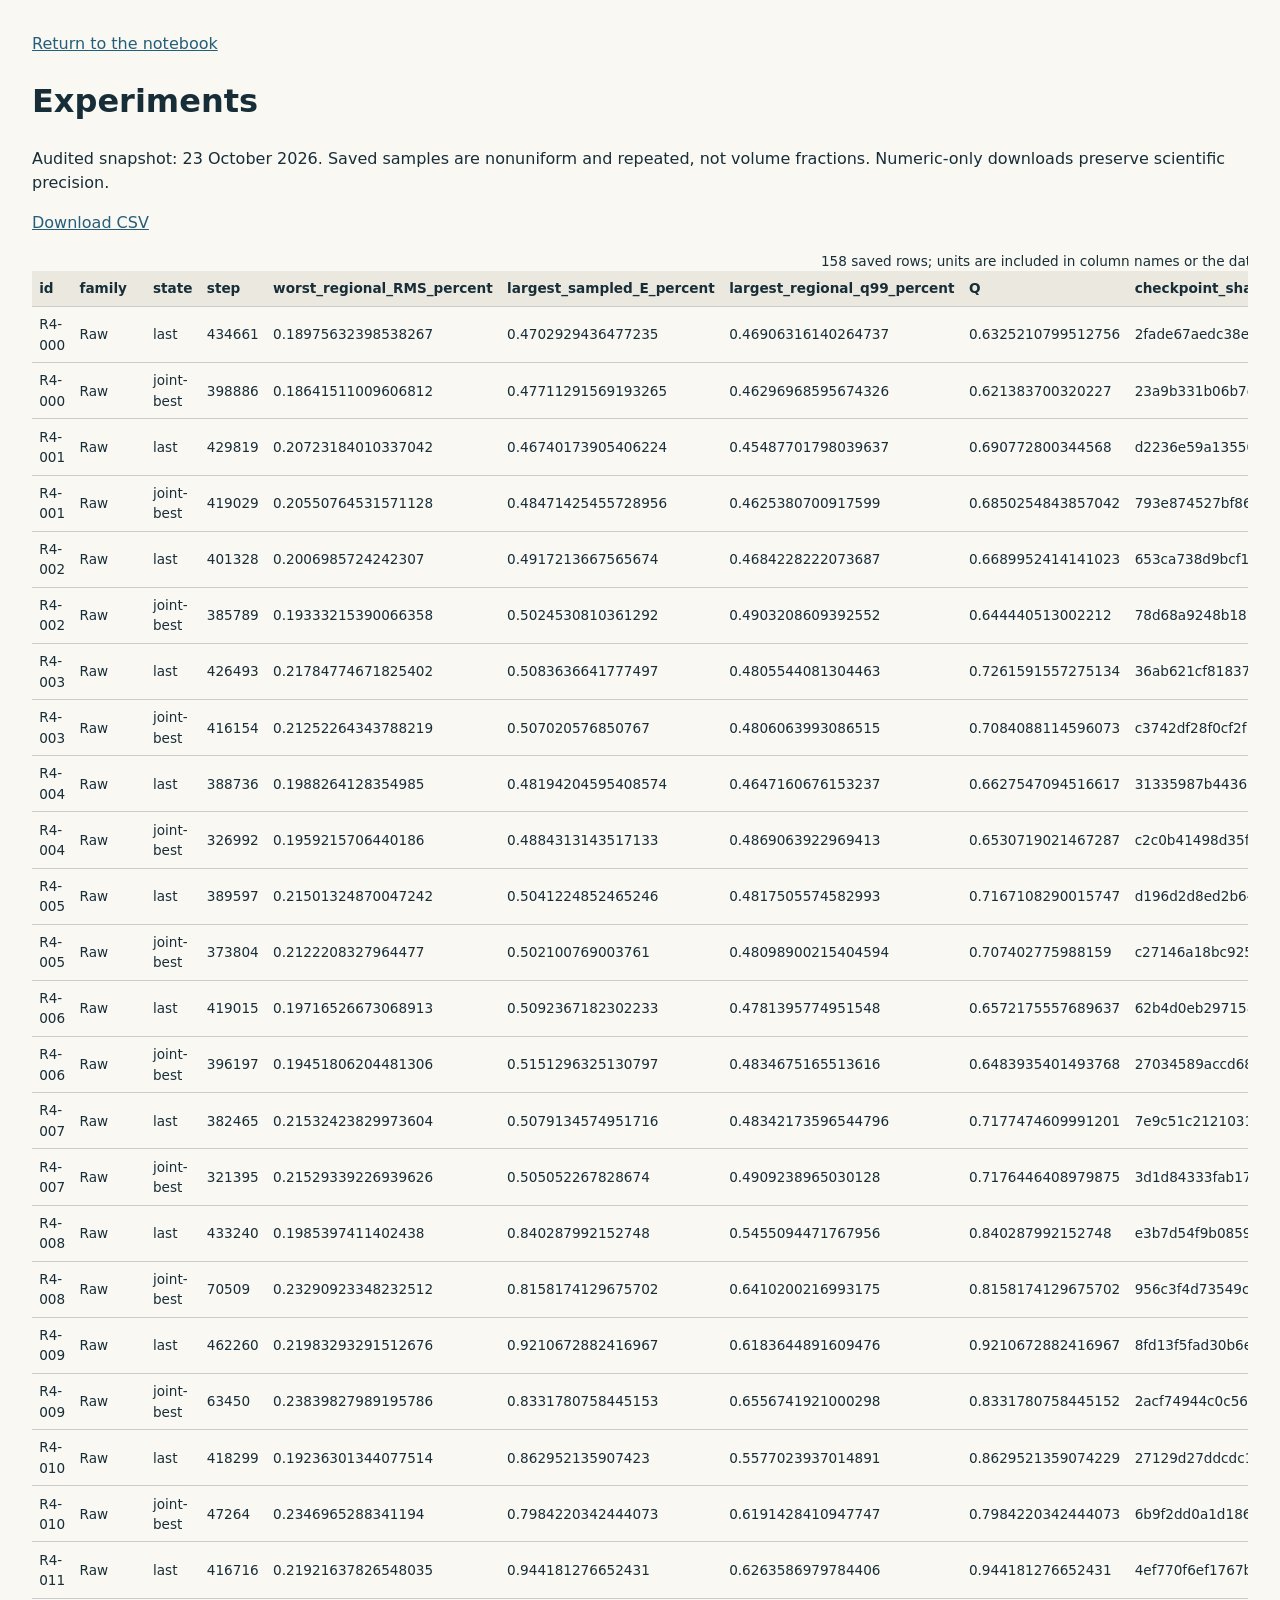
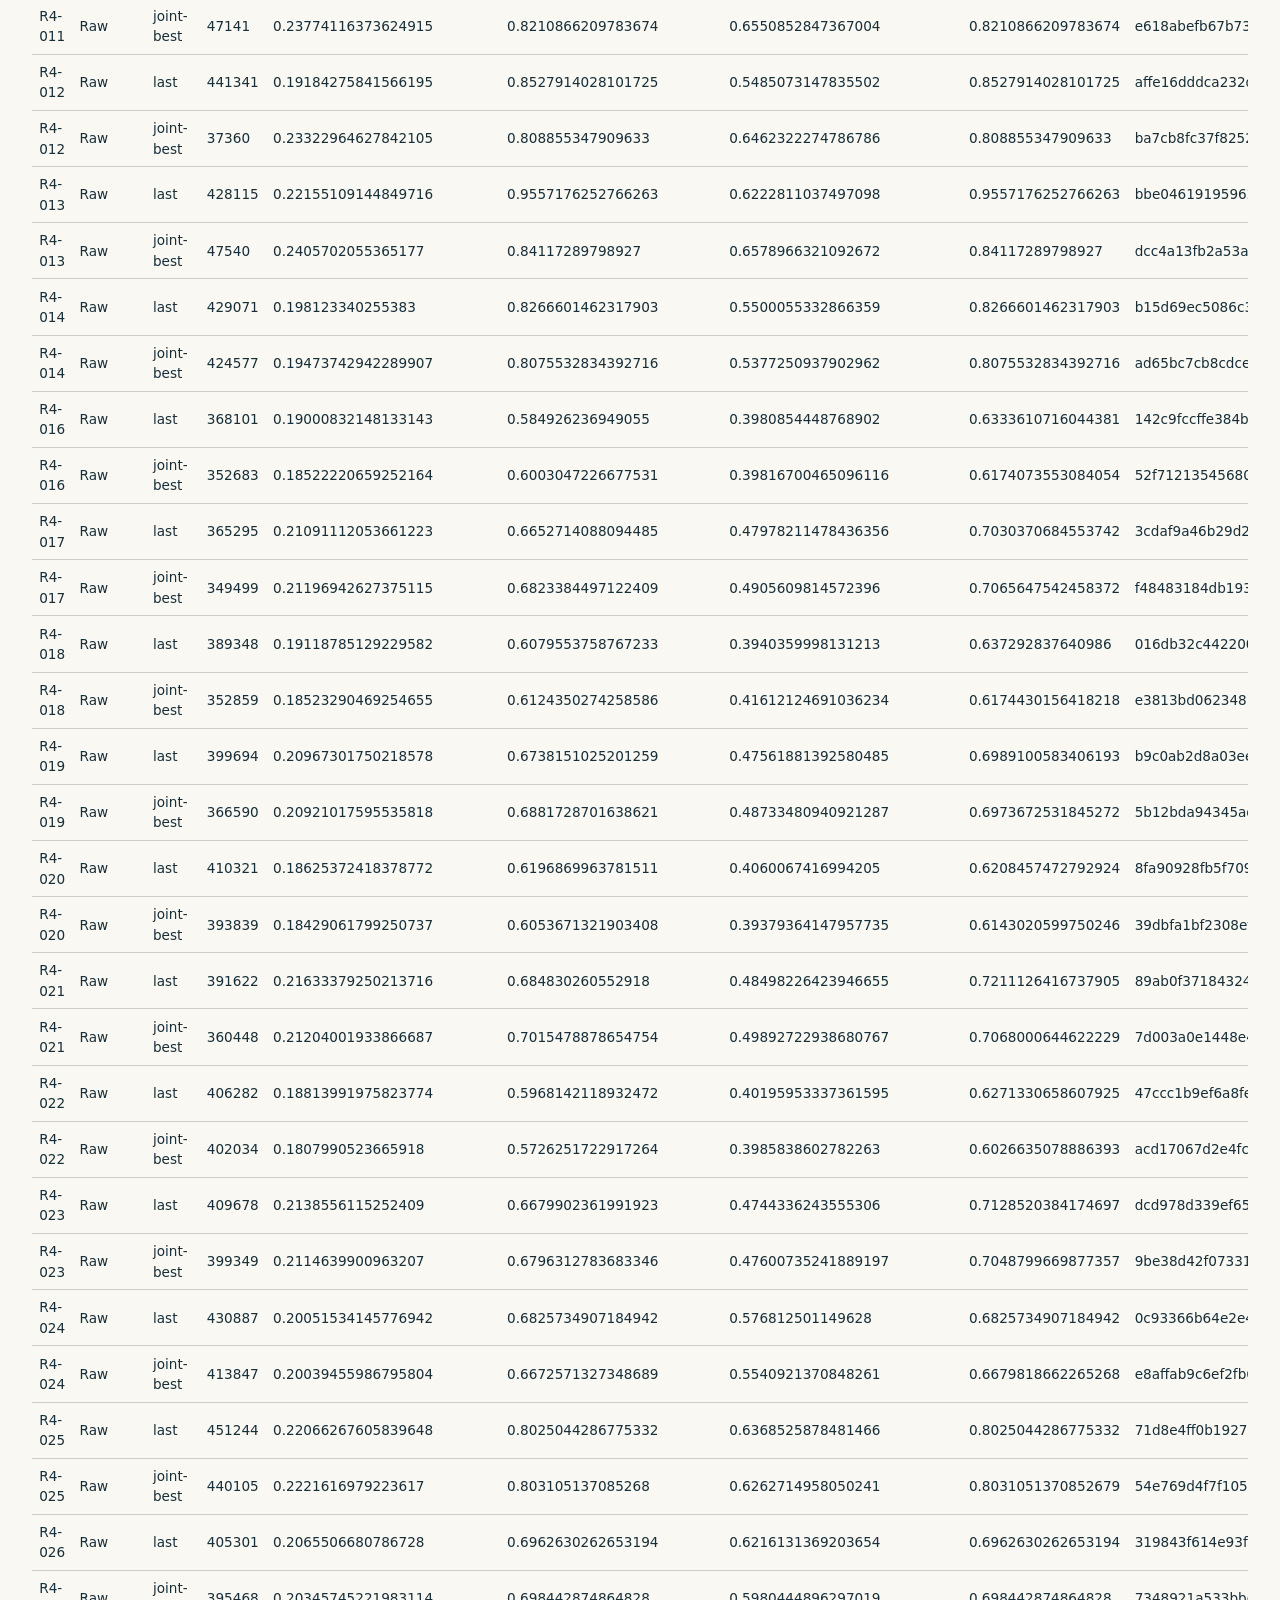
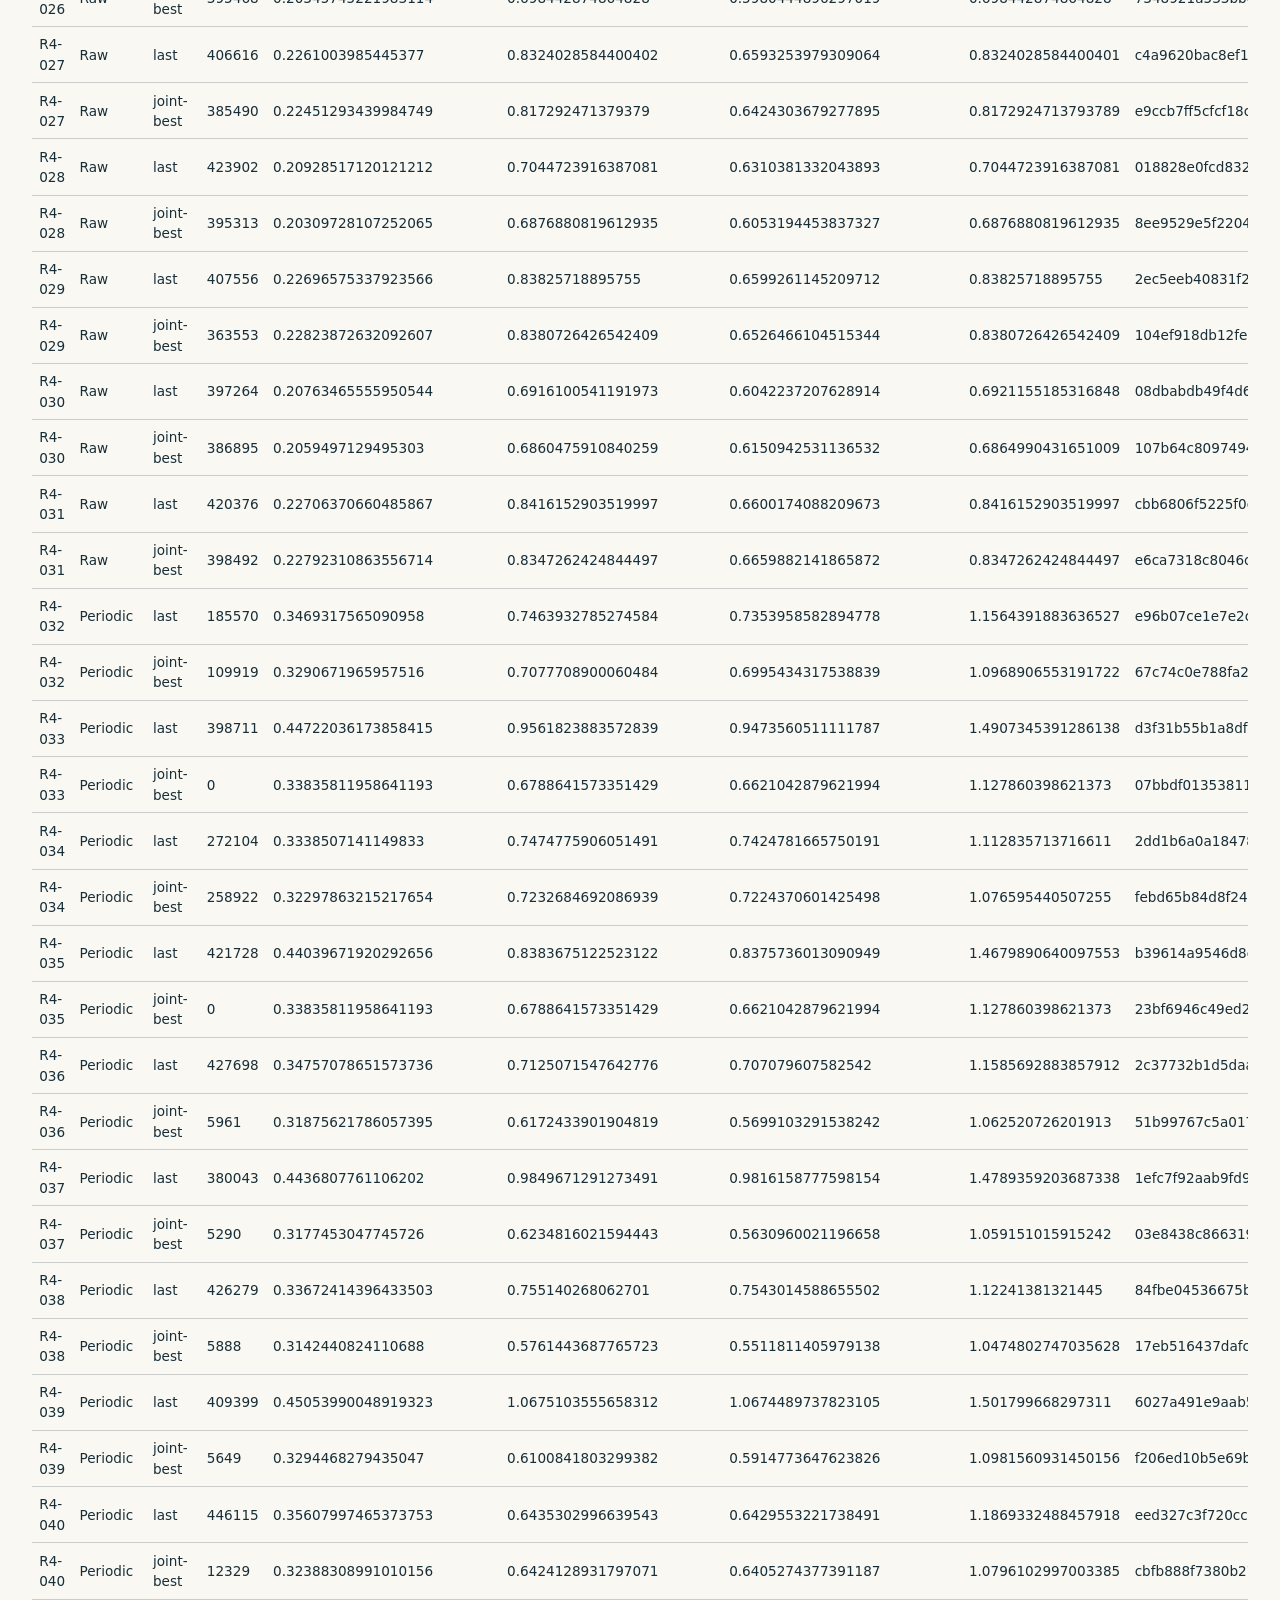
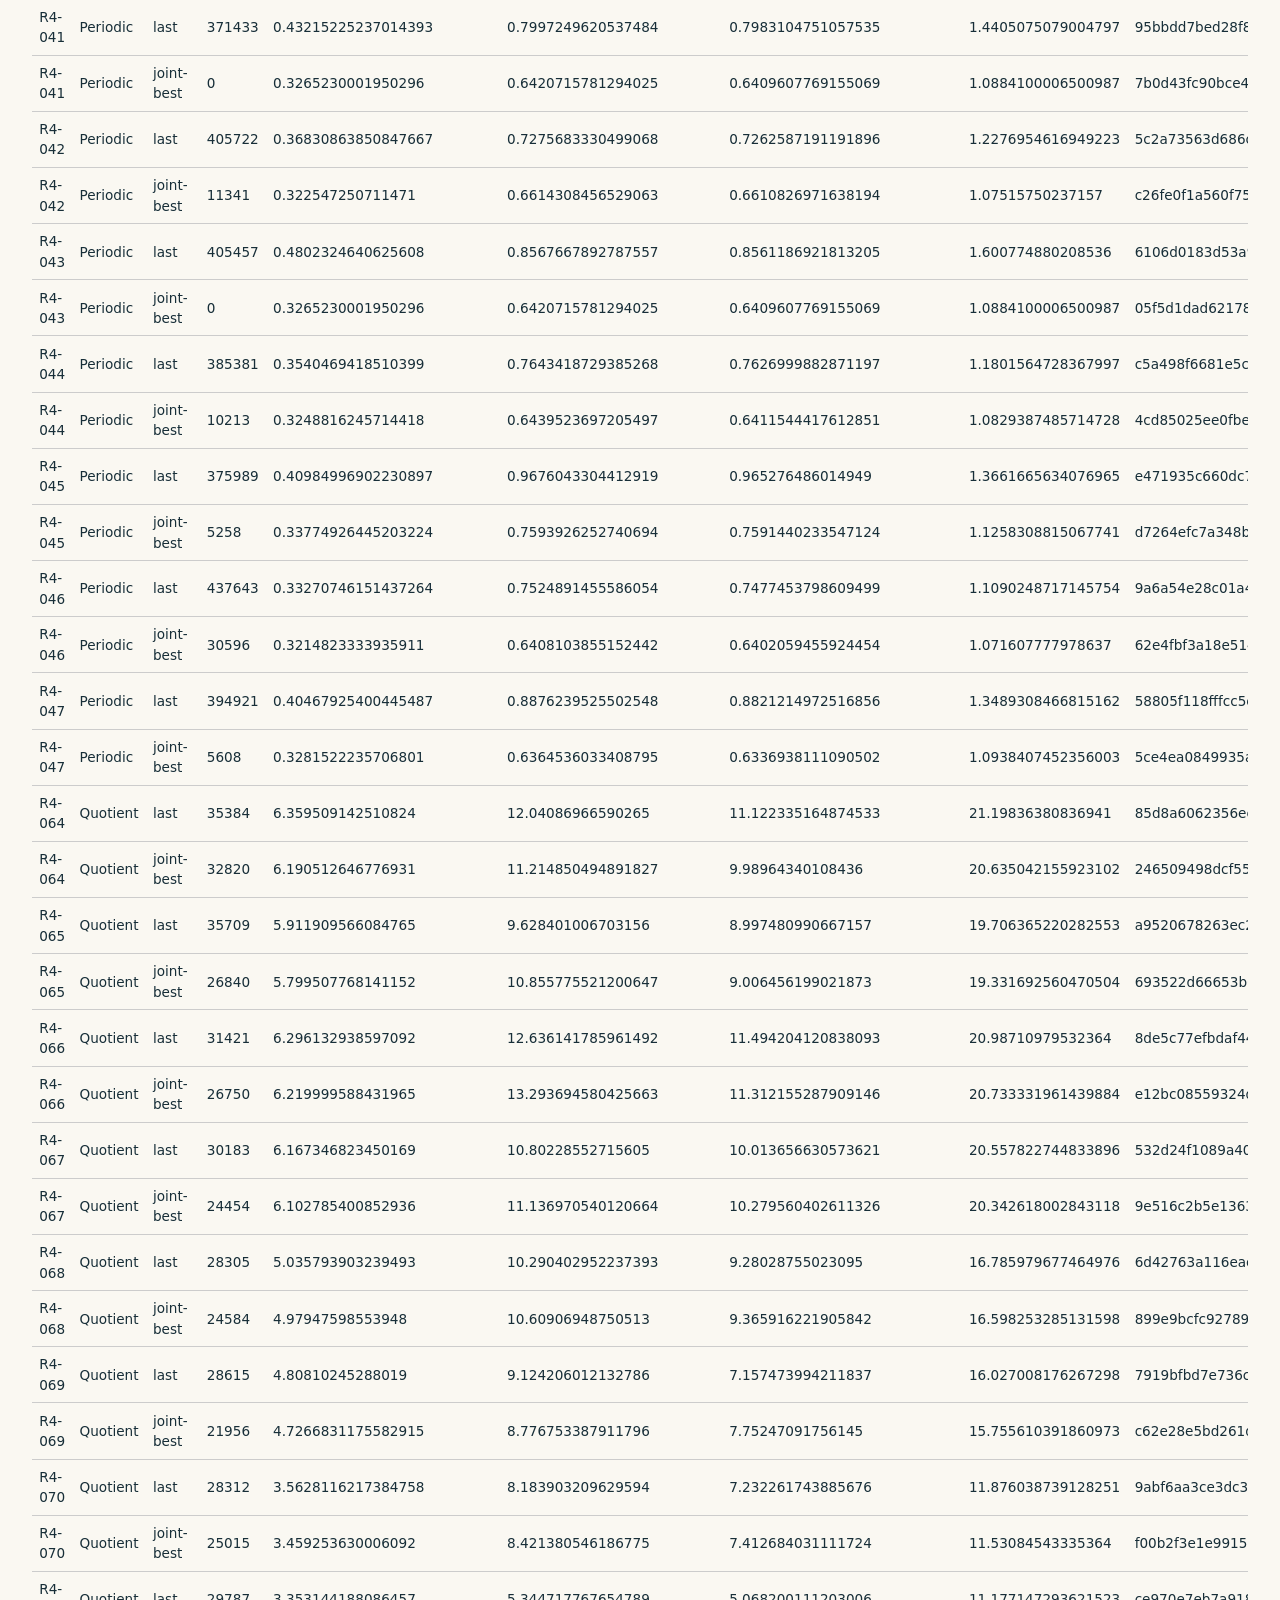
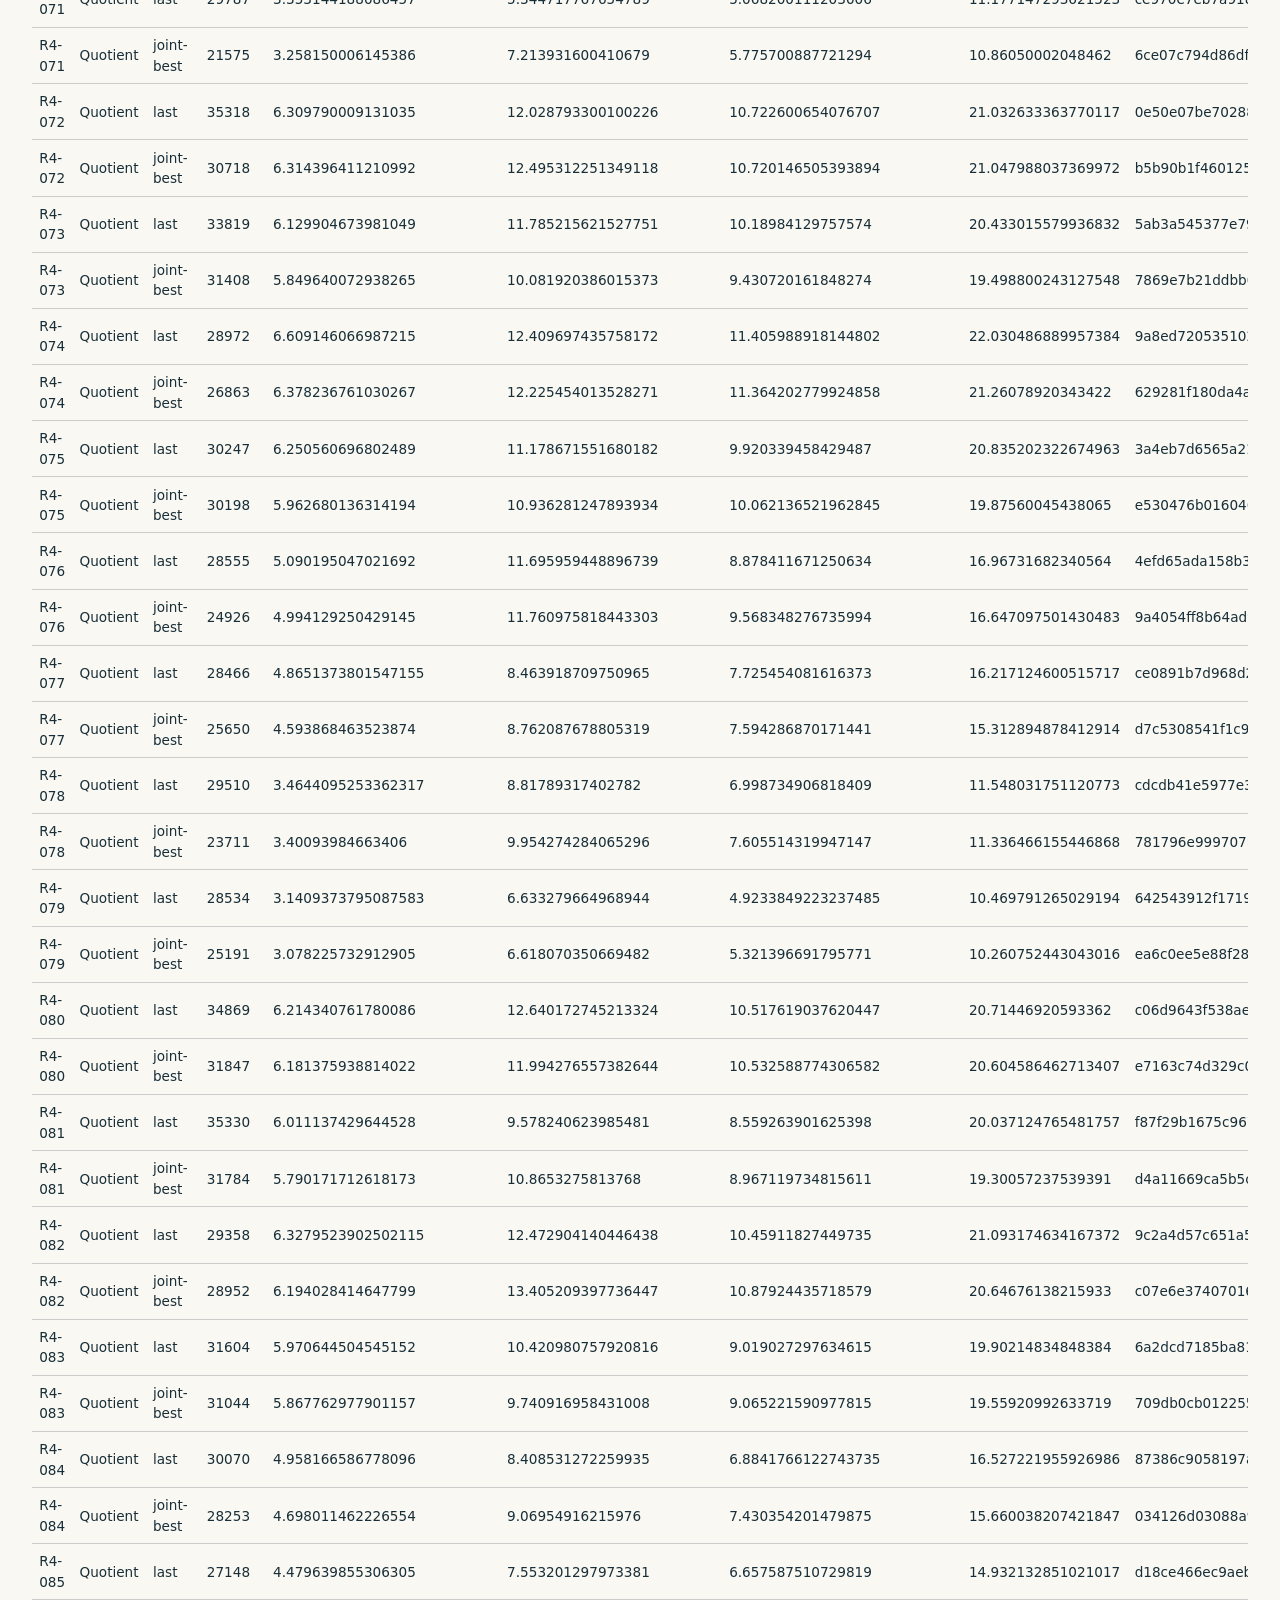
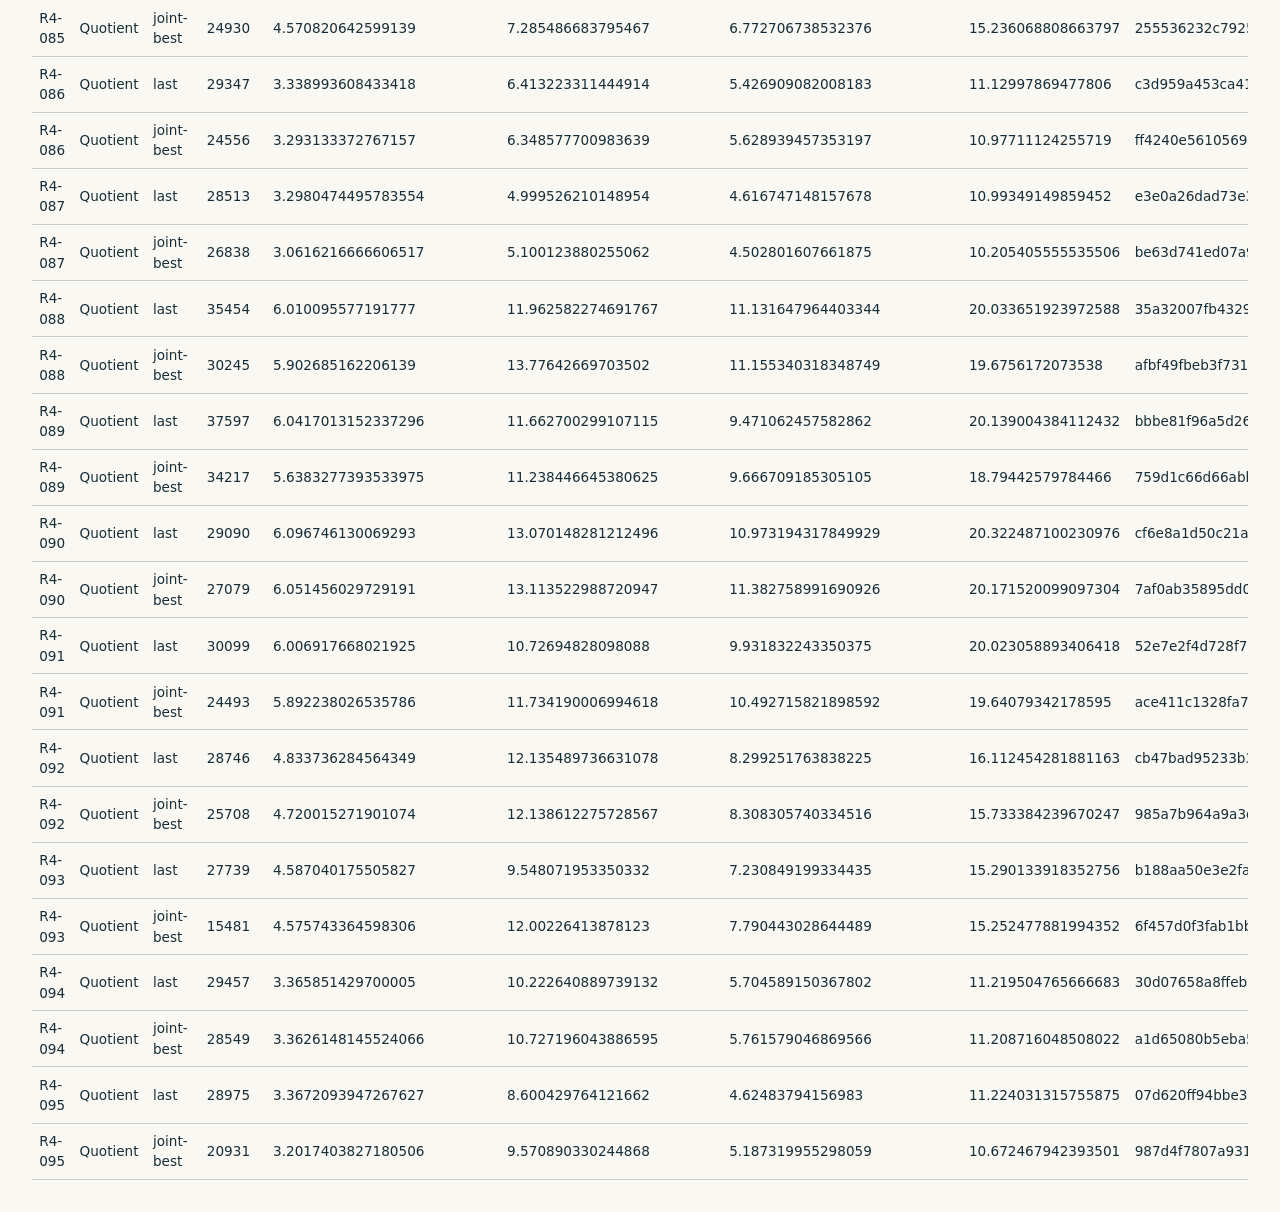
<file: data/tables/experiments.html>
<!doctype html><html lang="en"><meta charset="utf-8"><meta name="viewport" content="width=device-width,initial-scale=1"><title>experiments — saved numerical evidence</title><style>body{font:16px/1.5 system-ui;background:#faf8f2;color:#172e38;margin:2rem}table{border-collapse:collapse;font-size:.85rem}td,th{padding:.45rem;border-bottom:1px solid #ccc;text-align:left}th{background:#ebe8df}.scroll{overflow:auto}a{color:#245e7a}</style><main><a href="../../index.html">Return to the notebook</a><h1>Experiments</h1><p>Audited snapshot: 23 October 2026. Saved samples are nonuniform and repeated, not volume fractions. Numeric-only downloads preserve scientific precision.</p><p><a href="experiments.csv" download>Download CSV</a></p><div class="scroll" tabindex="0"><table><caption>158 saved rows; units are included in column names or the data dictionary.</caption><thead><tr><th scope="col">id</th><th scope="col">family</th><th scope="col">state</th><th scope="col">step</th><th scope="col">worst_regional_RMS_percent</th><th scope="col">largest_sampled_E_percent</th><th scope="col">largest_regional_q99_percent</th><th scope="col">Q</th><th scope="col">checkpoint_sha256</th><th scope="col">parent</th><th scope="col">lr</th><th scope="col">eta</th><th scope="col">ridge</th><th scope="col">collar</th><th scope="col">sampling</th></tr></thead><tbody><tr><td>R4-000</td><td>Raw</td><td>last</td><td>434661</td><td>0.18975632398538267</td><td>0.4702929436477235</td><td>0.46906316140264737</td><td>0.6325210799512756</td><td>2fade67aedc38e01350c7828c6caab23c11b4399d3c57b1954adc1b0e5dec66a</td><td>task264-terminal.npz</td><td>0.0001</td><td>0.0</td><td>0.0</td><td>0.0</td><td>standard</td></tr><tr><td>R4-000</td><td>Raw</td><td>joint-best</td><td>398886</td><td>0.18641511009606812</td><td>0.47711291569193265</td><td>0.46296968595674326</td><td>0.621383700320227</td><td>23a9b331b06b7c00955d13302ba829dc9aa2adeb8fc66b3acadfe2869e731479</td><td>task264-terminal.npz</td><td>0.0001</td><td>0.0</td><td>0.0</td><td>0.0</td><td>standard</td></tr><tr><td>R4-001</td><td>Raw</td><td>last</td><td>429819</td><td>0.20723184010337042</td><td>0.46740173905406224</td><td>0.45487701798039637</td><td>0.690772800344568</td><td>d2236e59a135508b82b4af2f2ea78694fe24ad082e249df76d18c8fcf1a26729</td><td>task264-terminal.npz</td><td>3e-05</td><td>0.0</td><td>0.0</td><td>0.0</td><td>standard</td></tr><tr><td>R4-001</td><td>Raw</td><td>joint-best</td><td>419029</td><td>0.20550764531571128</td><td>0.48471425455728956</td><td>0.4625380700917599</td><td>0.6850254843857042</td><td>793e874527bf86e3471a71827ff812527a6366841765cddfbc87180da5092df8</td><td>task264-terminal.npz</td><td>3e-05</td><td>0.0</td><td>0.0</td><td>0.0</td><td>standard</td></tr><tr><td>R4-002</td><td>Raw</td><td>last</td><td>401328</td><td>0.2006985724242307</td><td>0.4917213667565674</td><td>0.4684228222073687</td><td>0.6689952414141023</td><td>653ca738d9bcf1cee0cece7aba08d4eda7e17ae4f76aa48997c452ebff2b7b74</td><td>task264-terminal.npz</td><td>0.0001</td><td>0.01</td><td>0.0</td><td>0.0</td><td>standard</td></tr><tr><td>R4-002</td><td>Raw</td><td>joint-best</td><td>385789</td><td>0.19333215390066358</td><td>0.5024530810361292</td><td>0.4903208609392552</td><td>0.644440513002212</td><td>78d68a9248b1878ed69c661f2432cede98b54b31c3e3aee759504ec341a20a97</td><td>task264-terminal.npz</td><td>0.0001</td><td>0.01</td><td>0.0</td><td>0.0</td><td>standard</td></tr><tr><td>R4-003</td><td>Raw</td><td>last</td><td>426493</td><td>0.21784774671825402</td><td>0.5083636641777497</td><td>0.4805544081304463</td><td>0.7261591557275134</td><td>36ab621cf818379f472488940b3f725bdabf761d3a3c232746926da82747ea65</td><td>task264-terminal.npz</td><td>3e-05</td><td>0.01</td><td>0.0</td><td>0.0</td><td>standard</td></tr><tr><td>R4-003</td><td>Raw</td><td>joint-best</td><td>416154</td><td>0.21252264343788219</td><td>0.507020576850767</td><td>0.4806063993086515</td><td>0.7084088114596073</td><td>c3742df28f0cf2f1970031d87f6472edb6f81c62bb92ffb9700832d17aff2f15</td><td>task264-terminal.npz</td><td>3e-05</td><td>0.01</td><td>0.0</td><td>0.0</td><td>standard</td></tr><tr><td>R4-004</td><td>Raw</td><td>last</td><td>388736</td><td>0.1988264128354985</td><td>0.48194204595408574</td><td>0.4647160676153237</td><td>0.6627547094516617</td><td>31335987b44369078051e27e8e9a05b36576625b6e711295d86cff2e7090f49a</td><td>task264-terminal.npz</td><td>0.0001</td><td>0.1</td><td>0.0</td><td>0.0</td><td>standard</td></tr><tr><td>R4-004</td><td>Raw</td><td>joint-best</td><td>326992</td><td>0.1959215706440186</td><td>0.4884313143517133</td><td>0.4869063922969413</td><td>0.6530719021467287</td><td>c2c0b41498d35f7dfe3409ea049e34bf0b14c3b941e3db9828ec0cfc51ec091c</td><td>task264-terminal.npz</td><td>0.0001</td><td>0.1</td><td>0.0</td><td>0.0</td><td>standard</td></tr><tr><td>R4-005</td><td>Raw</td><td>last</td><td>389597</td><td>0.21501324870047242</td><td>0.5041224852465246</td><td>0.4817505574582993</td><td>0.7167108290015747</td><td>d196d2d8ed2b64234206bbe361e7126d30749441e7ade5cba68100ea2580cdf6</td><td>task264-terminal.npz</td><td>3e-05</td><td>0.1</td><td>0.0</td><td>0.0</td><td>standard</td></tr><tr><td>R4-005</td><td>Raw</td><td>joint-best</td><td>373804</td><td>0.2122208327964477</td><td>0.502100769003761</td><td>0.48098900215404594</td><td>0.707402775988159</td><td>c27146a18bc92565ea04e8b779de9f8aa2fe5c2e83062c75c43ed401aded5174</td><td>task264-terminal.npz</td><td>3e-05</td><td>0.1</td><td>0.0</td><td>0.0</td><td>standard</td></tr><tr><td>R4-006</td><td>Raw</td><td>last</td><td>419015</td><td>0.19716526673068913</td><td>0.5092367182302233</td><td>0.4781395774951548</td><td>0.6572175557689637</td><td>62b4d0eb297158ce1bd32de1bb6eeb4ef5b6e5bb209474a705d30dd7bdb21bfc</td><td>task264-terminal.npz</td><td>0.0001</td><td>1.0</td><td>0.0</td><td>0.0</td><td>standard</td></tr><tr><td>R4-006</td><td>Raw</td><td>joint-best</td><td>396197</td><td>0.19451806204481306</td><td>0.5151296325130797</td><td>0.4834675165513616</td><td>0.6483935401493768</td><td>27034589accd68bcda2ff6d727914a999dbf0d614d91c78c1fe2c54827b2b40b</td><td>task264-terminal.npz</td><td>0.0001</td><td>1.0</td><td>0.0</td><td>0.0</td><td>standard</td></tr><tr><td>R4-007</td><td>Raw</td><td>last</td><td>382465</td><td>0.21532423829973604</td><td>0.5079134574951716</td><td>0.48342173596544796</td><td>0.7177474609991201</td><td>7e9c51c2121031743bd6dd93f16138a817a7a471bf1f04657504b2ce0766e354</td><td>task264-terminal.npz</td><td>3e-05</td><td>1.0</td><td>0.0</td><td>0.0</td><td>standard</td></tr><tr><td>R4-007</td><td>Raw</td><td>joint-best</td><td>321395</td><td>0.21529339226939626</td><td>0.505052267828674</td><td>0.4909238965030128</td><td>0.7176446408979875</td><td>3d1d84333fab17d5d632d643c07c3304bc8cfc1e508c3056baa29b669216cadf</td><td>task264-terminal.npz</td><td>3e-05</td><td>1.0</td><td>0.0</td><td>0.0</td><td>standard</td></tr><tr><td>R4-008</td><td>Raw</td><td>last</td><td>433240</td><td>0.1985397411402438</td><td>0.840287992152748</td><td>0.5455094471767956</td><td>0.840287992152748</td><td>e3b7d54f9b0859877b4a4c9fe4802dc1748fffded06efac44b35a51d340fdccf</td><td>task265-terminal.npz</td><td>0.0001</td><td>0.0</td><td>0.0</td><td>0.0</td><td>standard</td></tr><tr><td>R4-008</td><td>Raw</td><td>joint-best</td><td>70509</td><td>0.23290923348232512</td><td>0.8158174129675702</td><td>0.6410200216993175</td><td>0.8158174129675702</td><td>956c3f4d73549cb3c5877262471716646e3906c67eeb14f7eca626b3bafd2ff5</td><td>task265-terminal.npz</td><td>0.0001</td><td>0.0</td><td>0.0</td><td>0.0</td><td>standard</td></tr><tr><td>R4-009</td><td>Raw</td><td>last</td><td>462260</td><td>0.21983293291512676</td><td>0.9210672882416967</td><td>0.6183644891609476</td><td>0.9210672882416967</td><td>8fd13f5fad30b6e5bba88ba38fc3275a3641be84319966bb46e394efacee9603</td><td>task265-terminal.npz</td><td>3e-05</td><td>0.0</td><td>0.0</td><td>0.0</td><td>standard</td></tr><tr><td>R4-009</td><td>Raw</td><td>joint-best</td><td>63450</td><td>0.23839827989195786</td><td>0.8331780758445153</td><td>0.6556741921000298</td><td>0.8331780758445152</td><td>2acf74944c0c56fa0ea5e6b0592b8f6fce5882c654ef87f4c3f570a935bac4b6</td><td>task265-terminal.npz</td><td>3e-05</td><td>0.0</td><td>0.0</td><td>0.0</td><td>standard</td></tr><tr><td>R4-010</td><td>Raw</td><td>last</td><td>418299</td><td>0.19236301344077514</td><td>0.862952135907423</td><td>0.5577023937014891</td><td>0.8629521359074229</td><td>27129d27ddcdc175c4357dee74f6c0601ebafcc11f4981cbef9245e8cc4add58</td><td>task265-terminal.npz</td><td>0.0001</td><td>0.01</td><td>0.0</td><td>0.0</td><td>standard</td></tr><tr><td>R4-010</td><td>Raw</td><td>joint-best</td><td>47264</td><td>0.2346965288341194</td><td>0.7984220342444073</td><td>0.6191428410947747</td><td>0.7984220342444073</td><td>6b9f2dd0a1d186e2cf176e6b4d8a9172280cd71395165ae1645b384c01165a0d</td><td>task265-terminal.npz</td><td>0.0001</td><td>0.01</td><td>0.0</td><td>0.0</td><td>standard</td></tr><tr><td>R4-011</td><td>Raw</td><td>last</td><td>416716</td><td>0.21921637826548035</td><td>0.944181276652431</td><td>0.6263586979784406</td><td>0.944181276652431</td><td>4ef770f6ef1767b4f91d28b7cad34fdc9168d8769ac972ff4abd2bf792f54304</td><td>task265-terminal.npz</td><td>3e-05</td><td>0.01</td><td>0.0</td><td>0.0</td><td>standard</td></tr><tr><td>R4-011</td><td>Raw</td><td>joint-best</td><td>47141</td><td>0.23774116373624915</td><td>0.8210866209783674</td><td>0.6550852847367004</td><td>0.8210866209783674</td><td>e618abefb67b7354f3b05fc3935ddec243baf4a657dd143d6b7bfef5e4d982ac</td><td>task265-terminal.npz</td><td>3e-05</td><td>0.01</td><td>0.0</td><td>0.0</td><td>standard</td></tr><tr><td>R4-012</td><td>Raw</td><td>last</td><td>441341</td><td>0.19184275841566195</td><td>0.8527914028101725</td><td>0.5485073147835502</td><td>0.8527914028101725</td><td>affe16dddca232d1681f572ab54ed6db494bb816d94fbccf4fc564a57f151a77</td><td>task265-terminal.npz</td><td>0.0001</td><td>0.1</td><td>0.0</td><td>0.0</td><td>standard</td></tr><tr><td>R4-012</td><td>Raw</td><td>joint-best</td><td>37360</td><td>0.23322964627842105</td><td>0.808855347909633</td><td>0.6462322274786786</td><td>0.808855347909633</td><td>ba7cb8fc37f8252850a1fdabd2062af7c4abfa1d9fc106c5809447a16ec46bf8</td><td>task265-terminal.npz</td><td>0.0001</td><td>0.1</td><td>0.0</td><td>0.0</td><td>standard</td></tr><tr><td>R4-013</td><td>Raw</td><td>last</td><td>428115</td><td>0.22155109144849716</td><td>0.9557176252766263</td><td>0.6222811037497098</td><td>0.9557176252766263</td><td>bbe0461919596232a1808e2ad84120ce99522a72f9b8256e0c3cfb4ae291a707</td><td>task265-terminal.npz</td><td>3e-05</td><td>0.1</td><td>0.0</td><td>0.0</td><td>standard</td></tr><tr><td>R4-013</td><td>Raw</td><td>joint-best</td><td>47540</td><td>0.2405702055365177</td><td>0.84117289798927</td><td>0.6578966321092672</td><td>0.84117289798927</td><td>dcc4a13fb2a53a6a3bafaadba267a561076a5d20c0e4e36029a76ca5d88eecf3</td><td>task265-terminal.npz</td><td>3e-05</td><td>0.1</td><td>0.0</td><td>0.0</td><td>standard</td></tr><tr><td>R4-014</td><td>Raw</td><td>last</td><td>429071</td><td>0.198123340255383</td><td>0.8266601462317903</td><td>0.5500055332866359</td><td>0.8266601462317903</td><td>b15d69ec5086c355d01e36093c28cf626863dd4228a8e2371b4016b2f7045ca8</td><td>task265-terminal.npz</td><td>0.0001</td><td>1.0</td><td>0.0</td><td>0.0</td><td>standard</td></tr><tr><td>R4-014</td><td>Raw</td><td>joint-best</td><td>424577</td><td>0.19473742942289907</td><td>0.8075532834392716</td><td>0.5377250937902962</td><td>0.8075532834392716</td><td>ad65bc7cb8cdcea2131a87ffbc0eddf32d2f73a086765d1bc1d1c11d27dd0960</td><td>task265-terminal.npz</td><td>0.0001</td><td>1.0</td><td>0.0</td><td>0.0</td><td>standard</td></tr><tr><td>R4-016</td><td>Raw</td><td>last</td><td>368101</td><td>0.19000832148133143</td><td>0.584926236949055</td><td>0.3980854448768902</td><td>0.6333610716044381</td><td>142c9fccffe384b5c54ad0caf7ac06f1146fae87c64ea87ec030746d75ecde3e</td><td>task266-terminal.npz</td><td>0.0001</td><td>0.0</td><td>0.0</td><td>0.0</td><td>standard</td></tr><tr><td>R4-016</td><td>Raw</td><td>joint-best</td><td>352683</td><td>0.18522220659252164</td><td>0.6003047226677531</td><td>0.39816700465096116</td><td>0.6174073553084054</td><td>52f712135456807eda76d02536180286c646231ccf410c7149e429358e6e0d73</td><td>task266-terminal.npz</td><td>0.0001</td><td>0.0</td><td>0.0</td><td>0.0</td><td>standard</td></tr><tr><td>R4-017</td><td>Raw</td><td>last</td><td>365295</td><td>0.21091112053661223</td><td>0.6652714088094485</td><td>0.47978211478436356</td><td>0.7030370684553742</td><td>3cdaf9a46b29d2e95ec694c6022d4887566e48888fc9ff78344bf2fddfde18a3</td><td>task266-terminal.npz</td><td>3e-05</td><td>0.0</td><td>0.0</td><td>0.0</td><td>standard</td></tr><tr><td>R4-017</td><td>Raw</td><td>joint-best</td><td>349499</td><td>0.21196942627375115</td><td>0.6823384497122409</td><td>0.4905609814572396</td><td>0.7065647542458372</td><td>f48483184db193876cc2c8eb83fb2119f139874d74eb450cb5652e87844979f3</td><td>task266-terminal.npz</td><td>3e-05</td><td>0.0</td><td>0.0</td><td>0.0</td><td>standard</td></tr><tr><td>R4-018</td><td>Raw</td><td>last</td><td>389348</td><td>0.19118785129229582</td><td>0.6079553758767233</td><td>0.3940359998131213</td><td>0.637292837640986</td><td>016db32c44220057fb1f3d1a2729aa634037953bacc30ff7fe87f6e177fa204c</td><td>task266-terminal.npz</td><td>0.0001</td><td>0.01</td><td>0.0</td><td>0.0</td><td>standard</td></tr><tr><td>R4-018</td><td>Raw</td><td>joint-best</td><td>352859</td><td>0.18523290469254655</td><td>0.6124350274258586</td><td>0.41612124691036234</td><td>0.6174430156418218</td><td>e3813bd06234810bdfa01ac5d37b6e4080c07cef5a8831d33685ad062f1f06ec</td><td>task266-terminal.npz</td><td>0.0001</td><td>0.01</td><td>0.0</td><td>0.0</td><td>standard</td></tr><tr><td>R4-019</td><td>Raw</td><td>last</td><td>399694</td><td>0.20967301750218578</td><td>0.6738151025201259</td><td>0.47561881392580485</td><td>0.6989100583406193</td><td>b9c0ab2d8a03ee79a4aa62cad39bb0f20a5cd07b167d4ec4653f12930d0ca1ac</td><td>task266-terminal.npz</td><td>3e-05</td><td>0.01</td><td>0.0</td><td>0.0</td><td>standard</td></tr><tr><td>R4-019</td><td>Raw</td><td>joint-best</td><td>366590</td><td>0.20921017595535818</td><td>0.6881728701638621</td><td>0.48733480940921287</td><td>0.6973672531845272</td><td>5b12bda94345ad8c7383abc81c9b1f8cf0d1a8cc5b7a7a12be9a53e8890ba3de</td><td>task266-terminal.npz</td><td>3e-05</td><td>0.01</td><td>0.0</td><td>0.0</td><td>standard</td></tr><tr><td>R4-020</td><td>Raw</td><td>last</td><td>410321</td><td>0.18625372418378772</td><td>0.6196869963781511</td><td>0.4060067416994205</td><td>0.6208457472792924</td><td>8fa90928fb5f7094c811d6618ce2d54d792cac64ca34bf069623614f38d685b2</td><td>task266-terminal.npz</td><td>0.0001</td><td>0.1</td><td>0.0</td><td>0.0</td><td>standard</td></tr><tr><td>R4-020</td><td>Raw</td><td>joint-best</td><td>393839</td><td>0.18429061799250737</td><td>0.6053671321903408</td><td>0.39379364147957735</td><td>0.6143020599750246</td><td>39dbfa1bf2308ef622927713bc50e286c02d969837e21cfeeaad81b5eb4bec10</td><td>task266-terminal.npz</td><td>0.0001</td><td>0.1</td><td>0.0</td><td>0.0</td><td>standard</td></tr><tr><td>R4-021</td><td>Raw</td><td>last</td><td>391622</td><td>0.21633379250213716</td><td>0.684830260552918</td><td>0.48498226423946655</td><td>0.7211126416737905</td><td>89ab0f37184324e6d20cdde3c53e97416fbe5dd14e89c88fd854e38c6ff73865</td><td>task266-terminal.npz</td><td>3e-05</td><td>0.1</td><td>0.0</td><td>0.0</td><td>standard</td></tr><tr><td>R4-021</td><td>Raw</td><td>joint-best</td><td>360448</td><td>0.21204001933866687</td><td>0.7015478878654754</td><td>0.49892722938680767</td><td>0.7068000644622229</td><td>7d003a0e1448e4ddac637e87cf855c875bbdd605572e548600d743e1f46ebc7c</td><td>task266-terminal.npz</td><td>3e-05</td><td>0.1</td><td>0.0</td><td>0.0</td><td>standard</td></tr><tr><td>R4-022</td><td>Raw</td><td>last</td><td>406282</td><td>0.18813991975823774</td><td>0.5968142118932472</td><td>0.40195953337361595</td><td>0.6271330658607925</td><td>47ccc1b9ef6a8fe78dfe0a048664172333d8388459e666aef32aac73c68e0c64</td><td>task266-terminal.npz</td><td>0.0001</td><td>1.0</td><td>0.0</td><td>0.0</td><td>standard</td></tr><tr><td>R4-022</td><td>Raw</td><td>joint-best</td><td>402034</td><td>0.1807990523665918</td><td>0.5726251722917264</td><td>0.3985838602782263</td><td>0.6026635078886393</td><td>acd17067d2e4fc9b6f9bdb5414b742a395e9c4a7f7b6aa4f3f134e0ef89ac152</td><td>task266-terminal.npz</td><td>0.0001</td><td>1.0</td><td>0.0</td><td>0.0</td><td>standard</td></tr><tr><td>R4-023</td><td>Raw</td><td>last</td><td>409678</td><td>0.2138556115252409</td><td>0.6679902361991923</td><td>0.4744336243555306</td><td>0.7128520384174697</td><td>dcd978d339ef65ab5e203a0bb5da5c5ba5435ee70c8c0b74604ca68bdf74c938</td><td>task266-terminal.npz</td><td>3e-05</td><td>1.0</td><td>0.0</td><td>0.0</td><td>standard</td></tr><tr><td>R4-023</td><td>Raw</td><td>joint-best</td><td>399349</td><td>0.2114639900963207</td><td>0.6796312783683346</td><td>0.47600735241889197</td><td>0.7048799669877357</td><td>9be38d42f07331207e4f8a3a2e628500d865132653a56982e939050a661ec519</td><td>task266-terminal.npz</td><td>3e-05</td><td>1.0</td><td>0.0</td><td>0.0</td><td>standard</td></tr><tr><td>R4-024</td><td>Raw</td><td>last</td><td>430887</td><td>0.20051534145776942</td><td>0.6825734907184942</td><td>0.576812501149628</td><td>0.6825734907184942</td><td>0c93366b64e2e423c17fd0f382392db82d4938932d62e082913c0b8815dadb30</td><td>task267-terminal.npz</td><td>0.0001</td><td>0.0</td><td>0.0</td><td>0.0</td><td>standard</td></tr><tr><td>R4-024</td><td>Raw</td><td>joint-best</td><td>413847</td><td>0.20039455986795804</td><td>0.6672571327348689</td><td>0.5540921370848261</td><td>0.6679818662265268</td><td>e8affab9c6ef2fb6497c477540344ff65be0f2fb7b016fea0b22c7abde5a7ba2</td><td>task267-terminal.npz</td><td>0.0001</td><td>0.0</td><td>0.0</td><td>0.0</td><td>standard</td></tr><tr><td>R4-025</td><td>Raw</td><td>last</td><td>451244</td><td>0.22066267605839648</td><td>0.8025044286775332</td><td>0.6368525878481466</td><td>0.8025044286775332</td><td>71d8e4ff0b19279f563adc64857c93b5ce6c3ec8c2b5014c300003666737406f</td><td>task267-terminal.npz</td><td>3e-05</td><td>0.0</td><td>0.0</td><td>0.0</td><td>standard</td></tr><tr><td>R4-025</td><td>Raw</td><td>joint-best</td><td>440105</td><td>0.2221616979223617</td><td>0.803105137085268</td><td>0.6262714958050241</td><td>0.8031051370852679</td><td>54e769d4f7f105b942b91a7e9bc98f09ef4e6c666a0dfaf76c90a1554b3d369b</td><td>task267-terminal.npz</td><td>3e-05</td><td>0.0</td><td>0.0</td><td>0.0</td><td>standard</td></tr><tr><td>R4-026</td><td>Raw</td><td>last</td><td>405301</td><td>0.2065506680786728</td><td>0.6962630262653194</td><td>0.6216131369203654</td><td>0.6962630262653194</td><td>319843f614e93faf0221e6f6fa3dc11f360ca7788c9d1cd648d150668e88e5a6</td><td>task267-terminal.npz</td><td>0.0001</td><td>0.01</td><td>0.0</td><td>0.0</td><td>standard</td></tr><tr><td>R4-026</td><td>Raw</td><td>joint-best</td><td>395468</td><td>0.20345745221983114</td><td>0.698442874864828</td><td>0.5980444896297019</td><td>0.698442874864828</td><td>7348921a533bbe90a98395af83d24032f8581368d12e616a2b20722038e3561e</td><td>task267-terminal.npz</td><td>0.0001</td><td>0.01</td><td>0.0</td><td>0.0</td><td>standard</td></tr><tr><td>R4-027</td><td>Raw</td><td>last</td><td>406616</td><td>0.2261003985445377</td><td>0.8324028584400402</td><td>0.6593253979309064</td><td>0.8324028584400401</td><td>c4a9620bac8ef15afa398cb9b2553ee408f9b5660714edd39bbf51694c1f0202</td><td>task267-terminal.npz</td><td>3e-05</td><td>0.01</td><td>0.0</td><td>0.0</td><td>standard</td></tr><tr><td>R4-027</td><td>Raw</td><td>joint-best</td><td>385490</td><td>0.22451293439984749</td><td>0.817292471379379</td><td>0.6424303679277895</td><td>0.8172924713793789</td><td>e9ccb7ff5cfcf18c3029e012f9876a3da2e942e66b976b690829e33e4e93897b</td><td>task267-terminal.npz</td><td>3e-05</td><td>0.01</td><td>0.0</td><td>0.0</td><td>standard</td></tr><tr><td>R4-028</td><td>Raw</td><td>last</td><td>423902</td><td>0.20928517120121212</td><td>0.7044723916387081</td><td>0.6310381332043893</td><td>0.7044723916387081</td><td>018828e0fcd8324e088045249f5e64227281ee37839519d0bc6e4423a769449f</td><td>task267-terminal.npz</td><td>0.0001</td><td>0.1</td><td>0.0</td><td>0.0</td><td>standard</td></tr><tr><td>R4-028</td><td>Raw</td><td>joint-best</td><td>395313</td><td>0.20309728107252065</td><td>0.6876880819612935</td><td>0.6053194453837327</td><td>0.6876880819612935</td><td>8ee9529e5f2204ea824311bcdd7c6f19b09cc3891ce6c112a5b975f652b86f05</td><td>task267-terminal.npz</td><td>0.0001</td><td>0.1</td><td>0.0</td><td>0.0</td><td>standard</td></tr><tr><td>R4-029</td><td>Raw</td><td>last</td><td>407556</td><td>0.22696575337923566</td><td>0.83825718895755</td><td>0.6599261145209712</td><td>0.83825718895755</td><td>2ec5eeb40831f2c2412109ddb59b2977a5a3ba7f79e50d0a93a3127a03e67f72</td><td>task267-terminal.npz</td><td>3e-05</td><td>0.1</td><td>0.0</td><td>0.0</td><td>standard</td></tr><tr><td>R4-029</td><td>Raw</td><td>joint-best</td><td>363553</td><td>0.22823872632092607</td><td>0.8380726426542409</td><td>0.6526466104515344</td><td>0.8380726426542409</td><td>104ef918db12fe30f74651946dd62f329a535a285e7adbe1f71b1ddfcca13fbd</td><td>task267-terminal.npz</td><td>3e-05</td><td>0.1</td><td>0.0</td><td>0.0</td><td>standard</td></tr><tr><td>R4-030</td><td>Raw</td><td>last</td><td>397264</td><td>0.20763465555950544</td><td>0.6916100541191973</td><td>0.6042237207628914</td><td>0.6921155185316848</td><td>08dbabdb49f4d68d89b10b75df471f251f6c11f5182cf769d1d352018d410ad6</td><td>task267-terminal.npz</td><td>0.0001</td><td>1.0</td><td>0.0</td><td>0.0</td><td>standard</td></tr><tr><td>R4-030</td><td>Raw</td><td>joint-best</td><td>386895</td><td>0.2059497129495303</td><td>0.6860475910840259</td><td>0.6150942531136532</td><td>0.6864990431651009</td><td>107b64c8097494d1709880ddec8199ce51b1413906f80107c7b3d44df38b114b</td><td>task267-terminal.npz</td><td>0.0001</td><td>1.0</td><td>0.0</td><td>0.0</td><td>standard</td></tr><tr><td>R4-031</td><td>Raw</td><td>last</td><td>420376</td><td>0.22706370660485867</td><td>0.8416152903519997</td><td>0.6600174088209673</td><td>0.8416152903519997</td><td>cbb6806f5225f0c51b3ef92a6d645a3e6b5e65341ce0857cd146d736dce62b1d</td><td>task267-terminal.npz</td><td>3e-05</td><td>1.0</td><td>0.0</td><td>0.0</td><td>standard</td></tr><tr><td>R4-031</td><td>Raw</td><td>joint-best</td><td>398492</td><td>0.22792310863556714</td><td>0.8347262424844497</td><td>0.6659882141865872</td><td>0.8347262424844497</td><td>e6ca7318c8046c9fbd105bf84676b3118f4aeaee423e0749aeb6350b5968222f</td><td>task267-terminal.npz</td><td>3e-05</td><td>1.0</td><td>0.0</td><td>0.0</td><td>standard</td></tr><tr><td>R4-032</td><td>Periodic</td><td>last</td><td>185570</td><td>0.3469317565090958</td><td>0.7463932785274584</td><td>0.7353958582894778</td><td>1.1564391883636527</td><td>e96b07ce1e7e2c71ffe1b0dc5b491d4ac40c092182d597f9e707d3a2efc42e3c</td><td>task392-terminal.npz</td><td>0.0001</td><td>0.0</td><td>0.0</td><td>0.0</td><td>standard</td></tr><tr><td>R4-032</td><td>Periodic</td><td>joint-best</td><td>109919</td><td>0.3290671965957516</td><td>0.7077708900060484</td><td>0.6995434317538839</td><td>1.0968906553191722</td><td>67c74c0e788fa2a37df4b8559adc81433ac056bf715b8212a97c01c2cc6409b3</td><td>task392-terminal.npz</td><td>0.0001</td><td>0.0</td><td>0.0</td><td>0.0</td><td>standard</td></tr><tr><td>R4-033</td><td>Periodic</td><td>last</td><td>398711</td><td>0.44722036173858415</td><td>0.9561823883572839</td><td>0.9473560511111787</td><td>1.4907345391286138</td><td>d3f31b55b1a8df6008fead8b178267505a1519e5b7489017a092fee6fbbdd78f</td><td>task392-terminal.npz</td><td>0.0001</td><td>0.0</td><td>1.0</td><td>0.0</td><td>standard</td></tr><tr><td>R4-033</td><td>Periodic</td><td>joint-best</td><td>0</td><td>0.33835811958641193</td><td>0.6788641573351429</td><td>0.6621042879621994</td><td>1.127860398621373</td><td>07bbdf01353811686c26a04abac0638df89a85e256e3b77994a637b629afb426</td><td>task392-terminal.npz</td><td>0.0001</td><td>0.0</td><td>1.0</td><td>0.0</td><td>standard</td></tr><tr><td>R4-034</td><td>Periodic</td><td>last</td><td>272104</td><td>0.3338507141149833</td><td>0.7474775906051491</td><td>0.7424781665750191</td><td>1.112835713716611</td><td>2dd1b6a0a184789ca615c7bb1d588c8504e5716d56236dac312967736f0319b4</td><td>task392-terminal.npz</td><td>0.0001</td><td>0.0</td><td>0.0</td><td>0.0</td><td>standard</td></tr><tr><td>R4-034</td><td>Periodic</td><td>joint-best</td><td>258922</td><td>0.32297863215217654</td><td>0.7232684692086939</td><td>0.7224370601425498</td><td>1.076595440507255</td><td>febd65b84d8f24d2747fa3973a4589db3087528042df2266c384c0c9ddfd07e8</td><td>task392-terminal.npz</td><td>0.0001</td><td>0.0</td><td>0.0</td><td>0.0</td><td>standard</td></tr><tr><td>R4-035</td><td>Periodic</td><td>last</td><td>421728</td><td>0.44039671920292656</td><td>0.8383675122523122</td><td>0.8375736013090949</td><td>1.4679890640097553</td><td>b39614a9546d8e62a3d64e65de8b180c115ad17ab546e08108b930f409faf02a</td><td>task392-terminal.npz</td><td>0.0001</td><td>0.0</td><td>1.0</td><td>0.0</td><td>standard</td></tr><tr><td>R4-035</td><td>Periodic</td><td>joint-best</td><td>0</td><td>0.33835811958641193</td><td>0.6788641573351429</td><td>0.6621042879621994</td><td>1.127860398621373</td><td>23bf6946c49ed28520bd59503d86b19ced9bbada813d1ac8620062c5bf90b2a1</td><td>task392-terminal.npz</td><td>0.0001</td><td>0.0</td><td>1.0</td><td>0.0</td><td>standard</td></tr><tr><td>R4-036</td><td>Periodic</td><td>last</td><td>427698</td><td>0.34757078651573736</td><td>0.7125071547642776</td><td>0.707079607582542</td><td>1.1585692883857912</td><td>2c37732b1d5daa1eb09cea5d541e9ab69a7c1ea521261e449f6615d3308ccf4e</td><td>task393-terminal.npz</td><td>0.0001</td><td>0.0</td><td>0.0</td><td>0.0</td><td>standard</td></tr><tr><td>R4-036</td><td>Periodic</td><td>joint-best</td><td>5961</td><td>0.31875621786057395</td><td>0.6172433901904819</td><td>0.5699103291538242</td><td>1.062520726201913</td><td>51b99767c5a01758777f420d0631244baa67733989dbbe0e71ff3cf48dd2e3b6</td><td>task393-terminal.npz</td><td>0.0001</td><td>0.0</td><td>0.0</td><td>0.0</td><td>standard</td></tr><tr><td>R4-037</td><td>Periodic</td><td>last</td><td>380043</td><td>0.4436807761106202</td><td>0.9849671291273491</td><td>0.9816158777598154</td><td>1.4789359203687338</td><td>1efc7f92aab9fd93388c4ef45641bc08562ee7d7665c7b11b701b2954975b42e</td><td>task393-terminal.npz</td><td>0.0001</td><td>0.0</td><td>1.0</td><td>0.0</td><td>standard</td></tr><tr><td>R4-037</td><td>Periodic</td><td>joint-best</td><td>5290</td><td>0.3177453047745726</td><td>0.6234816021594443</td><td>0.5630960021196658</td><td>1.059151015915242</td><td>03e8438c866319a2ce026ba2f9eb49cc865c86e9161f9b710d9f455bf0eb17b8</td><td>task393-terminal.npz</td><td>0.0001</td><td>0.0</td><td>1.0</td><td>0.0</td><td>standard</td></tr><tr><td>R4-038</td><td>Periodic</td><td>last</td><td>426279</td><td>0.33672414396433503</td><td>0.755140268062701</td><td>0.7543014588655502</td><td>1.12241381321445</td><td>84fbe04536675b7f062619de9755d3a3efc7b4b5b8504ef34c881803ed475c8c</td><td>task393-terminal.npz</td><td>0.0001</td><td>0.0</td><td>0.0</td><td>0.0</td><td>standard</td></tr><tr><td>R4-038</td><td>Periodic</td><td>joint-best</td><td>5888</td><td>0.3142440824110688</td><td>0.5761443687765723</td><td>0.5511811405979138</td><td>1.0474802747035628</td><td>17eb516437dafc8206d4df13a982116592b7e901d6cbc02ae1b0542af88848d4</td><td>task393-terminal.npz</td><td>0.0001</td><td>0.0</td><td>0.0</td><td>0.0</td><td>standard</td></tr><tr><td>R4-039</td><td>Periodic</td><td>last</td><td>409399</td><td>0.45053990048919323</td><td>1.0675103555658312</td><td>1.0674489737823105</td><td>1.501799668297311</td><td>6027a491e9aab5431fb8ebca8cec838240da4b9d598f05770c8e14845743a884</td><td>task393-terminal.npz</td><td>0.0001</td><td>0.0</td><td>1.0</td><td>0.0</td><td>standard</td></tr><tr><td>R4-039</td><td>Periodic</td><td>joint-best</td><td>5649</td><td>0.3294468279435047</td><td>0.6100841803299382</td><td>0.5914773647623826</td><td>1.0981560931450156</td><td>f206ed10b5e69bab27697fb55bdb1b3d2613aa9d7c4ca71f5a575120b174cfe8</td><td>task393-terminal.npz</td><td>0.0001</td><td>0.0</td><td>1.0</td><td>0.0</td><td>standard</td></tr><tr><td>R4-040</td><td>Periodic</td><td>last</td><td>446115</td><td>0.35607997465373753</td><td>0.6435302996639543</td><td>0.6429553221738491</td><td>1.1869332488457918</td><td>eed327c3f720cc2c2b82b49484b1e603090b09ea3806c7f94c9684e2fd1f72c6</td><td>task394-terminal.npz</td><td>0.0001</td><td>0.0</td><td>0.0</td><td>0.0</td><td>standard</td></tr><tr><td>R4-040</td><td>Periodic</td><td>joint-best</td><td>12329</td><td>0.32388308991010156</td><td>0.6424128931797071</td><td>0.6405274377391187</td><td>1.0796102997003385</td><td>cbfb888f7380b271aadd729b4ce0761b1c5f3093e871885473518643c9933020</td><td>task394-terminal.npz</td><td>0.0001</td><td>0.0</td><td>0.0</td><td>0.0</td><td>standard</td></tr><tr><td>R4-041</td><td>Periodic</td><td>last</td><td>371433</td><td>0.43215225237014393</td><td>0.7997249620537484</td><td>0.7983104751057535</td><td>1.4405075079004797</td><td>95bbdd7bed28f8426699ebd1a6e5697d5dfe56b64f7eb4b0539310759da3a347</td><td>task394-terminal.npz</td><td>0.0001</td><td>0.0</td><td>1.0</td><td>0.0</td><td>standard</td></tr><tr><td>R4-041</td><td>Periodic</td><td>joint-best</td><td>0</td><td>0.3265230001950296</td><td>0.6420715781294025</td><td>0.6409607769155069</td><td>1.0884100006500987</td><td>7b0d43fc90bce4ce60f486da1fcd77c25f405136dedd4c30e7dd332948dfbae1</td><td>task394-terminal.npz</td><td>0.0001</td><td>0.0</td><td>1.0</td><td>0.0</td><td>standard</td></tr><tr><td>R4-042</td><td>Periodic</td><td>last</td><td>405722</td><td>0.36830863850847667</td><td>0.7275683330499068</td><td>0.7262587191191896</td><td>1.2276954616949223</td><td>5c2a73563d686cf03a4e80e8e854469868587f2622d7d60765e9029e568cab5f</td><td>task394-terminal.npz</td><td>0.0001</td><td>0.0</td><td>0.0</td><td>0.0</td><td>standard</td></tr><tr><td>R4-042</td><td>Periodic</td><td>joint-best</td><td>11341</td><td>0.322547250711471</td><td>0.6614308456529063</td><td>0.6610826971638194</td><td>1.07515750237157</td><td>c26fe0f1a560f7549bbbf47d2600da51015717c6d15d159381231d900ce62eff</td><td>task394-terminal.npz</td><td>0.0001</td><td>0.0</td><td>0.0</td><td>0.0</td><td>standard</td></tr><tr><td>R4-043</td><td>Periodic</td><td>last</td><td>405457</td><td>0.4802324640625608</td><td>0.8567667892787557</td><td>0.8561186921813205</td><td>1.600774880208536</td><td>6106d0183d53a9b7cf8b6691cd19f33e03ce56b47c46e50013e6ba9773bb42f4</td><td>task394-terminal.npz</td><td>0.0001</td><td>0.0</td><td>1.0</td><td>0.0</td><td>standard</td></tr><tr><td>R4-043</td><td>Periodic</td><td>joint-best</td><td>0</td><td>0.3265230001950296</td><td>0.6420715781294025</td><td>0.6409607769155069</td><td>1.0884100006500987</td><td>05f5d1dad62178c2cdbf156102193fc9b1775704423a1a0d4d7292db5e07cbf5</td><td>task394-terminal.npz</td><td>0.0001</td><td>0.0</td><td>1.0</td><td>0.0</td><td>standard</td></tr><tr><td>R4-044</td><td>Periodic</td><td>last</td><td>385381</td><td>0.3540469418510399</td><td>0.7643418729385268</td><td>0.7626999882871197</td><td>1.1801564728367997</td><td>c5a498f6681e5cb334878e0b2c55a404261058035e4364587485b9cbad9baf32</td><td>task395-terminal.npz</td><td>0.0001</td><td>0.0</td><td>0.0</td><td>0.0</td><td>standard</td></tr><tr><td>R4-044</td><td>Periodic</td><td>joint-best</td><td>10213</td><td>0.3248816245714418</td><td>0.6439523697205497</td><td>0.6411544417612851</td><td>1.0829387485714728</td><td>4cd85025ee0fbe71046bb41e3253a84236abc4c13f9e71f65085dc2ffc788633</td><td>task395-terminal.npz</td><td>0.0001</td><td>0.0</td><td>0.0</td><td>0.0</td><td>standard</td></tr><tr><td>R4-045</td><td>Periodic</td><td>last</td><td>375989</td><td>0.40984996902230897</td><td>0.9676043304412919</td><td>0.965276486014949</td><td>1.3661665634076965</td><td>e471935c660dc7d5caae8240e34701ae430ed198b27343d7ebb722c0eec23adf</td><td>task395-terminal.npz</td><td>0.0001</td><td>0.0</td><td>1.0</td><td>0.0</td><td>standard</td></tr><tr><td>R4-045</td><td>Periodic</td><td>joint-best</td><td>5258</td><td>0.33774926445203224</td><td>0.7593926252740694</td><td>0.7591440233547124</td><td>1.1258308815067741</td><td>d7264efc7a348b3016210ac9a918d0e46406ca3ef78d6cc73ceda5bccf1a0240</td><td>task395-terminal.npz</td><td>0.0001</td><td>0.0</td><td>1.0</td><td>0.0</td><td>standard</td></tr><tr><td>R4-046</td><td>Periodic</td><td>last</td><td>437643</td><td>0.33270746151437264</td><td>0.7524891455586054</td><td>0.7477453798609499</td><td>1.1090248717145754</td><td>9a6a54e28c01a48f694d05dc192fd4411cd5a4398529b236bc351cb7ce17cdca</td><td>task395-terminal.npz</td><td>0.0001</td><td>0.0</td><td>0.0</td><td>0.0</td><td>standard</td></tr><tr><td>R4-046</td><td>Periodic</td><td>joint-best</td><td>30596</td><td>0.3214823333935911</td><td>0.6408103855152442</td><td>0.6402059455924454</td><td>1.071607777978637</td><td>62e4fbf3a18e514ef079f5efd9e7ee212013288b98226047503d2ba35986a37f</td><td>task395-terminal.npz</td><td>0.0001</td><td>0.0</td><td>0.0</td><td>0.0</td><td>standard</td></tr><tr><td>R4-047</td><td>Periodic</td><td>last</td><td>394921</td><td>0.40467925400445487</td><td>0.8876239525502548</td><td>0.8821214972516856</td><td>1.3489308466815162</td><td>58805f118fffcc5e12e1982f02a57b749bf5d5c169c29ae59d730f2a41f836f8</td><td>task395-terminal.npz</td><td>0.0001</td><td>0.0</td><td>1.0</td><td>0.0</td><td>standard</td></tr><tr><td>R4-047</td><td>Periodic</td><td>joint-best</td><td>5608</td><td>0.3281522235706801</td><td>0.6364536033408795</td><td>0.6336938111090502</td><td>1.0938407452356003</td><td>5ce4ea0849935aa86048c679973a7ba561f54314a36728ef384f47e865c49c04</td><td>task395-terminal.npz</td><td>0.0001</td><td>0.0</td><td>1.0</td><td>0.0</td><td>standard</td></tr><tr><td>R4-064</td><td>Quotient</td><td>last</td><td>35384</td><td>6.359509142510824</td><td>12.04086966590265</td><td>11.122335164874533</td><td>21.19836380836941</td><td>85d8a6062356eed626a61c45bbc8ead911f7ae3c0b76a7dd9b9ec4a9d9db9322</td><td>task392-terminal.npz</td><td>1e-05</td><td>0.0</td><td>0.0</td><td>0.0</td><td>standard</td></tr><tr><td>R4-064</td><td>Quotient</td><td>joint-best</td><td>32820</td><td>6.190512646776931</td><td>11.214850494891827</td><td>9.98964340108436</td><td>20.635042155923102</td><td>246509498dcf55d63de8f6fda136cdf44f868c98c3e30a320f60992b22871be9</td><td>task392-terminal.npz</td><td>1e-05</td><td>0.0</td><td>0.0</td><td>0.0</td><td>standard</td></tr><tr><td>R4-065</td><td>Quotient</td><td>last</td><td>35709</td><td>5.911909566084765</td><td>9.628401006703156</td><td>8.997480990667157</td><td>19.706365220282553</td><td>a9520678263ec2dd0e3a393f27c5a0b3b1751832be84cef0299f30b17cdff9c3</td><td>task392-terminal.npz</td><td>3e-05</td><td>0.0</td><td>0.0</td><td>0.0</td><td>standard</td></tr><tr><td>R4-065</td><td>Quotient</td><td>joint-best</td><td>26840</td><td>5.799507768141152</td><td>10.855775521200647</td><td>9.006456199021873</td><td>19.331692560470504</td><td>693522d66653b65d0dc29450df848c7ee2aad1eee02427fe79afbf548f8f42da</td><td>task392-terminal.npz</td><td>3e-05</td><td>0.0</td><td>0.0</td><td>0.0</td><td>standard</td></tr><tr><td>R4-066</td><td>Quotient</td><td>last</td><td>31421</td><td>6.296132938597092</td><td>12.636141785961492</td><td>11.494204120838093</td><td>20.98710979532364</td><td>8de5c77efbdaf449de02ee44889e49bee8f74968c87e6e453f09a5e572412967</td><td>task392-terminal.npz</td><td>1e-05</td><td>0.0</td><td>0.0</td><td>0.0</td><td>quotient_collar</td></tr><tr><td>R4-066</td><td>Quotient</td><td>joint-best</td><td>26750</td><td>6.219999588431965</td><td>13.293694580425663</td><td>11.312155287909146</td><td>20.733331961439884</td><td>e12bc08559324dcb20042fba6f17c77d288610a2a92d4c562d9d282915c760f0</td><td>task392-terminal.npz</td><td>1e-05</td><td>0.0</td><td>0.0</td><td>0.0</td><td>quotient_collar</td></tr><tr><td>R4-067</td><td>Quotient</td><td>last</td><td>30183</td><td>6.167346823450169</td><td>10.80228552715605</td><td>10.013656630573621</td><td>20.557822744833896</td><td>532d24f1089a409f4d0255d1a7c247e5502bb7e8a77ca609954d18ede222aea5</td><td>task392-terminal.npz</td><td>3e-05</td><td>0.0</td><td>0.0</td><td>0.0</td><td>quotient_collar</td></tr><tr><td>R4-067</td><td>Quotient</td><td>joint-best</td><td>24454</td><td>6.102785400852936</td><td>11.136970540120664</td><td>10.279560402611326</td><td>20.342618002843118</td><td>9e516c2b5e1363e21050aff41b2f27b4f300cf9d274f944984fa231e7de754d5</td><td>task392-terminal.npz</td><td>3e-05</td><td>0.0</td><td>0.0</td><td>0.0</td><td>quotient_collar</td></tr><tr><td>R4-068</td><td>Quotient</td><td>last</td><td>28305</td><td>5.035793903239493</td><td>10.290402952237393</td><td>9.28028755023095</td><td>16.785979677464976</td><td>6d42763a116eac1dbbb9f2f92d7d9fff9462bf90c41e663c6cd6bdc45865bf98</td><td>task392-terminal.npz</td><td>1e-05</td><td>0.0</td><td>0.0</td><td>0.25</td><td>quotient_collar</td></tr><tr><td>R4-068</td><td>Quotient</td><td>joint-best</td><td>24584</td><td>4.97947598553948</td><td>10.60906948750513</td><td>9.365916221905842</td><td>16.598253285131598</td><td>899e9bcfc9278981795130b8b6a2a6ca8f6b9617c81a5ba6a2d64a1330d9f082</td><td>task392-terminal.npz</td><td>1e-05</td><td>0.0</td><td>0.0</td><td>0.25</td><td>quotient_collar</td></tr><tr><td>R4-069</td><td>Quotient</td><td>last</td><td>28615</td><td>4.80810245288019</td><td>9.124206012132786</td><td>7.157473994211837</td><td>16.027008176267298</td><td>7919bfbd7e736cbfaf9e10ebe8f38f0d0edef03711756cf51fe5decbfc1514f5</td><td>task392-terminal.npz</td><td>3e-05</td><td>0.0</td><td>0.0</td><td>0.25</td><td>quotient_collar</td></tr><tr><td>R4-069</td><td>Quotient</td><td>joint-best</td><td>21956</td><td>4.7266831175582915</td><td>8.776753387911796</td><td>7.75247091756145</td><td>15.755610391860973</td><td>c62e28e5bd261ddfc2f17a7a5d596eeef31241f48c51eb204e0d6707776e0d10</td><td>task392-terminal.npz</td><td>3e-05</td><td>0.0</td><td>0.0</td><td>0.25</td><td>quotient_collar</td></tr><tr><td>R4-070</td><td>Quotient</td><td>last</td><td>28312</td><td>3.5628116217384758</td><td>8.183903209629594</td><td>7.232261743885676</td><td>11.876038739128251</td><td>9abf6aa3ce3dc30465b7513260fed967ed5a0828043c3c2e4d84d3ffa729d8e9</td><td>task392-terminal.npz</td><td>1e-05</td><td>0.0</td><td>0.0</td><td>1.0</td><td>quotient_collar</td></tr><tr><td>R4-070</td><td>Quotient</td><td>joint-best</td><td>25015</td><td>3.459253630006092</td><td>8.421380546186775</td><td>7.412684031111724</td><td>11.53084543335364</td><td>f00b2f3e1e9915276c7a778d01190ae4b6ffc5ca1acdd4ec9909fff03e219e4d</td><td>task392-terminal.npz</td><td>1e-05</td><td>0.0</td><td>0.0</td><td>1.0</td><td>quotient_collar</td></tr><tr><td>R4-071</td><td>Quotient</td><td>last</td><td>29787</td><td>3.353144188086457</td><td>5.344717767654789</td><td>5.068200111203006</td><td>11.177147293621523</td><td>ce970e7eb7a91810d9797e721bd2c491be650b61aedd6c3f7b09ac00a76692bc</td><td>task392-terminal.npz</td><td>3e-05</td><td>0.0</td><td>0.0</td><td>1.0</td><td>quotient_collar</td></tr><tr><td>R4-071</td><td>Quotient</td><td>joint-best</td><td>21575</td><td>3.258150006145386</td><td>7.213931600410679</td><td>5.775700887721294</td><td>10.86050002048462</td><td>6ce07c794d86df058ca1dd8c5f783c3a2480eb5e5a27203be02e8f5b0b822fe8</td><td>task392-terminal.npz</td><td>3e-05</td><td>0.0</td><td>0.0</td><td>1.0</td><td>quotient_collar</td></tr><tr><td>R4-072</td><td>Quotient</td><td>last</td><td>35318</td><td>6.309790009131035</td><td>12.028793300100226</td><td>10.722600654076707</td><td>21.032633363770117</td><td>0e50e07be702883497be969a361e7131b9db5e32eb2cf06e3257d0f79c092b3d</td><td>task393-terminal.npz</td><td>1e-05</td><td>0.0</td><td>0.0</td><td>0.0</td><td>standard</td></tr><tr><td>R4-072</td><td>Quotient</td><td>joint-best</td><td>30718</td><td>6.314396411210992</td><td>12.495312251349118</td><td>10.720146505393894</td><td>21.047988037369972</td><td>b5b90b1f4601250dc959562150eccc2757ed007b39c7f53ce7efbc00d021e271</td><td>task393-terminal.npz</td><td>1e-05</td><td>0.0</td><td>0.0</td><td>0.0</td><td>standard</td></tr><tr><td>R4-073</td><td>Quotient</td><td>last</td><td>33819</td><td>6.129904673981049</td><td>11.785215621527751</td><td>10.18984129757574</td><td>20.433015579936832</td><td>5ab3a545377e79df952f564e6cf9c91c6c886b7e3ec9a3ffaabb0f0d775608b8</td><td>task393-terminal.npz</td><td>3e-05</td><td>0.0</td><td>0.0</td><td>0.0</td><td>standard</td></tr><tr><td>R4-073</td><td>Quotient</td><td>joint-best</td><td>31408</td><td>5.849640072938265</td><td>10.081920386015373</td><td>9.430720161848274</td><td>19.498800243127548</td><td>7869e7b21ddbb06604c43bee99d8b74668a0da511e6a21dea3deb980cd9d0434</td><td>task393-terminal.npz</td><td>3e-05</td><td>0.0</td><td>0.0</td><td>0.0</td><td>standard</td></tr><tr><td>R4-074</td><td>Quotient</td><td>last</td><td>28972</td><td>6.609146066987215</td><td>12.409697435758172</td><td>11.405988918144802</td><td>22.030486889957384</td><td>9a8ed72053510226c91a2e66d0893423cd26d00d5f0ee3e593a2f1d3b5964d6c</td><td>task393-terminal.npz</td><td>1e-05</td><td>0.0</td><td>0.0</td><td>0.0</td><td>quotient_collar</td></tr><tr><td>R4-074</td><td>Quotient</td><td>joint-best</td><td>26863</td><td>6.378236761030267</td><td>12.225454013528271</td><td>11.364202779924858</td><td>21.26078920343422</td><td>629281f180da4a6422f72f3513b7ee8af4178c3779f27c6ce108c2dc7d9f4aa4</td><td>task393-terminal.npz</td><td>1e-05</td><td>0.0</td><td>0.0</td><td>0.0</td><td>quotient_collar</td></tr><tr><td>R4-075</td><td>Quotient</td><td>last</td><td>30247</td><td>6.250560696802489</td><td>11.178671551680182</td><td>9.920339458429487</td><td>20.835202322674963</td><td>3a4eb7d6565a21c2b2b5df466fa5e53a512f45af67501cf13f6bbf7e8ce86893</td><td>task393-terminal.npz</td><td>3e-05</td><td>0.0</td><td>0.0</td><td>0.0</td><td>quotient_collar</td></tr><tr><td>R4-075</td><td>Quotient</td><td>joint-best</td><td>30198</td><td>5.962680136314194</td><td>10.936281247893934</td><td>10.062136521962845</td><td>19.87560045438065</td><td>e530476b016046332beb9eec41c9a657677d9754346edca3e959d6d78315cfd6</td><td>task393-terminal.npz</td><td>3e-05</td><td>0.0</td><td>0.0</td><td>0.0</td><td>quotient_collar</td></tr><tr><td>R4-076</td><td>Quotient</td><td>last</td><td>28555</td><td>5.090195047021692</td><td>11.695959448896739</td><td>8.878411671250634</td><td>16.96731682340564</td><td>4efd65ada158b35f693b1135e63e40f6d1b7d9b7aad83db26aaf18331745c11c</td><td>task393-terminal.npz</td><td>1e-05</td><td>0.0</td><td>0.0</td><td>0.25</td><td>quotient_collar</td></tr><tr><td>R4-076</td><td>Quotient</td><td>joint-best</td><td>24926</td><td>4.994129250429145</td><td>11.760975818443303</td><td>9.568348276735994</td><td>16.647097501430483</td><td>9a4054ff8b64ad9c740e401ddb27f26d234604d04fb89dae47d38a5d8f23a3ba</td><td>task393-terminal.npz</td><td>1e-05</td><td>0.0</td><td>0.0</td><td>0.25</td><td>quotient_collar</td></tr><tr><td>R4-077</td><td>Quotient</td><td>last</td><td>28466</td><td>4.8651373801547155</td><td>8.463918709750965</td><td>7.725454081616373</td><td>16.217124600515717</td><td>ce0891b7d968d2537c1001ec6b3a1c9da9c2d2e4ed5ba5706f9f4862a90eb6b7</td><td>task393-terminal.npz</td><td>3e-05</td><td>0.0</td><td>0.0</td><td>0.25</td><td>quotient_collar</td></tr><tr><td>R4-077</td><td>Quotient</td><td>joint-best</td><td>25650</td><td>4.593868463523874</td><td>8.762087678805319</td><td>7.594286870171441</td><td>15.312894878412914</td><td>d7c5308541f1c993d6ad1a7ac1265e8757f23404e7c0625c851abfba7cf811b5</td><td>task393-terminal.npz</td><td>3e-05</td><td>0.0</td><td>0.0</td><td>0.25</td><td>quotient_collar</td></tr><tr><td>R4-078</td><td>Quotient</td><td>last</td><td>29510</td><td>3.4644095253362317</td><td>8.81789317402782</td><td>6.998734906818409</td><td>11.548031751120773</td><td>cdcdb41e5977e325cdd8ad7d253c41e2dc4bc9f9a936d34e6cf502ffdf3d4cac</td><td>task393-terminal.npz</td><td>1e-05</td><td>0.0</td><td>0.0</td><td>1.0</td><td>quotient_collar</td></tr><tr><td>R4-078</td><td>Quotient</td><td>joint-best</td><td>23711</td><td>3.40093984663406</td><td>9.954274284065296</td><td>7.605514319947147</td><td>11.336466155446868</td><td>781796e999707b41a4ad6524c4a1d141c4473a9821de092feb2639de3a3924bb</td><td>task393-terminal.npz</td><td>1e-05</td><td>0.0</td><td>0.0</td><td>1.0</td><td>quotient_collar</td></tr><tr><td>R4-079</td><td>Quotient</td><td>last</td><td>28534</td><td>3.1409373795087583</td><td>6.633279664968944</td><td>4.9233849223237485</td><td>10.469791265029194</td><td>642543912f171997e51b7a3f2587a20f96ef1a74206b048c4c76989639e161bd</td><td>task393-terminal.npz</td><td>3e-05</td><td>0.0</td><td>0.0</td><td>1.0</td><td>quotient_collar</td></tr><tr><td>R4-079</td><td>Quotient</td><td>joint-best</td><td>25191</td><td>3.078225732912905</td><td>6.618070350669482</td><td>5.321396691795771</td><td>10.260752443043016</td><td>ea6c0ee5e88f28c8a189bc224833f0b79e4400405c90f94b643612b51250ea5b</td><td>task393-terminal.npz</td><td>3e-05</td><td>0.0</td><td>0.0</td><td>1.0</td><td>quotient_collar</td></tr><tr><td>R4-080</td><td>Quotient</td><td>last</td><td>34869</td><td>6.214340761780086</td><td>12.640172745213324</td><td>10.517619037620447</td><td>20.71446920593362</td><td>c06d9643f538aef97864562172c89352df5ec21f44cdd21a93b44d83dc8fb59b</td><td>task394-terminal.npz</td><td>1e-05</td><td>0.0</td><td>0.0</td><td>0.0</td><td>standard</td></tr><tr><td>R4-080</td><td>Quotient</td><td>joint-best</td><td>31847</td><td>6.181375938814022</td><td>11.994276557382644</td><td>10.532588774306582</td><td>20.604586462713407</td><td>e7163c74d329c063cabbb51d440f6337e8e315bad716df75a8f5b2a04293d381</td><td>task394-terminal.npz</td><td>1e-05</td><td>0.0</td><td>0.0</td><td>0.0</td><td>standard</td></tr><tr><td>R4-081</td><td>Quotient</td><td>last</td><td>35330</td><td>6.011137429644528</td><td>9.578240623985481</td><td>8.559263901625398</td><td>20.037124765481757</td><td>f87f29b1675c9670e07f7426846f3cd5bbe04baf7295329d9dc31947a219302c</td><td>task394-terminal.npz</td><td>3e-05</td><td>0.0</td><td>0.0</td><td>0.0</td><td>standard</td></tr><tr><td>R4-081</td><td>Quotient</td><td>joint-best</td><td>31784</td><td>5.790171712618173</td><td>10.8653275813768</td><td>8.967119734815611</td><td>19.30057237539391</td><td>d4a11669ca5b5c444bd74b7e59c04d5856d2a55df1d7f471ffbdea12c9c23728</td><td>task394-terminal.npz</td><td>3e-05</td><td>0.0</td><td>0.0</td><td>0.0</td><td>standard</td></tr><tr><td>R4-082</td><td>Quotient</td><td>last</td><td>29358</td><td>6.3279523902502115</td><td>12.472904140446438</td><td>10.45911827449735</td><td>21.093174634167372</td><td>9c2a4d57c651a53104c52c39c1393bd3b4d09fb61cf0f2024cf17cda6cd0963c</td><td>task394-terminal.npz</td><td>1e-05</td><td>0.0</td><td>0.0</td><td>0.0</td><td>quotient_collar</td></tr><tr><td>R4-082</td><td>Quotient</td><td>joint-best</td><td>28952</td><td>6.194028414647799</td><td>13.405209397736447</td><td>10.87924435718579</td><td>20.64676138215933</td><td>c07e6e37407016a2b441aa1b050ff40f11d97d8708152aa3754475f09ecc598c</td><td>task394-terminal.npz</td><td>1e-05</td><td>0.0</td><td>0.0</td><td>0.0</td><td>quotient_collar</td></tr><tr><td>R4-083</td><td>Quotient</td><td>last</td><td>31604</td><td>5.970644504545152</td><td>10.420980757920816</td><td>9.019027297634615</td><td>19.90214834848384</td><td>6a2dcd7185ba811caac18ea1e7502e32508adfeb67e5ffeb0a651350ba56b94b</td><td>task394-terminal.npz</td><td>3e-05</td><td>0.0</td><td>0.0</td><td>0.0</td><td>quotient_collar</td></tr><tr><td>R4-083</td><td>Quotient</td><td>joint-best</td><td>31044</td><td>5.867762977901157</td><td>9.740916958431008</td><td>9.065221590977815</td><td>19.55920992633719</td><td>709db0cb012255111ca23456e39c0dab27e7439e84a3c7b4791d3cd34dd044c8</td><td>task394-terminal.npz</td><td>3e-05</td><td>0.0</td><td>0.0</td><td>0.0</td><td>quotient_collar</td></tr><tr><td>R4-084</td><td>Quotient</td><td>last</td><td>30070</td><td>4.958166586778096</td><td>8.408531272259935</td><td>6.8841766122743735</td><td>16.527221955926986</td><td>87386c9058197a58ac41bb3d7a9b07e972c4df8bfb0407c269f0be0578100938</td><td>task394-terminal.npz</td><td>1e-05</td><td>0.0</td><td>0.0</td><td>0.25</td><td>quotient_collar</td></tr><tr><td>R4-084</td><td>Quotient</td><td>joint-best</td><td>28253</td><td>4.698011462226554</td><td>9.06954916215976</td><td>7.430354201479875</td><td>15.660038207421847</td><td>034126d03088a98506e52202c39573e2fffcabc94b54b530b466c80faa29354b</td><td>task394-terminal.npz</td><td>1e-05</td><td>0.0</td><td>0.0</td><td>0.25</td><td>quotient_collar</td></tr><tr><td>R4-085</td><td>Quotient</td><td>last</td><td>27148</td><td>4.479639855306305</td><td>7.553201297973381</td><td>6.657587510729819</td><td>14.932132851021017</td><td>d18ce466ec9aeb42142799fed3abe9720aeaed2e08f1718f8660c055b101e7c4</td><td>task394-terminal.npz</td><td>3e-05</td><td>0.0</td><td>0.0</td><td>0.25</td><td>quotient_collar</td></tr><tr><td>R4-085</td><td>Quotient</td><td>joint-best</td><td>24930</td><td>4.570820642599139</td><td>7.285486683795467</td><td>6.772706738532376</td><td>15.236068808663797</td><td>255536232c7925bfb06c5d11b38cbe3b1abd3cb27f1f05ecf5891cf97c58b290</td><td>task394-terminal.npz</td><td>3e-05</td><td>0.0</td><td>0.0</td><td>0.25</td><td>quotient_collar</td></tr><tr><td>R4-086</td><td>Quotient</td><td>last</td><td>29347</td><td>3.338993608433418</td><td>6.413223311444914</td><td>5.426909082008183</td><td>11.12997869477806</td><td>c3d959a453ca41589e9d2b2684949d66a811ff0a4a144bf5c31abcbd2b78e37a</td><td>task394-terminal.npz</td><td>1e-05</td><td>0.0</td><td>0.0</td><td>1.0</td><td>quotient_collar</td></tr><tr><td>R4-086</td><td>Quotient</td><td>joint-best</td><td>24556</td><td>3.293133372767157</td><td>6.348577700983639</td><td>5.628939457353197</td><td>10.97711124255719</td><td>ff4240e561056974e8f247d38dc9935e260176bf930d91c6112226cb1a1c8112</td><td>task394-terminal.npz</td><td>1e-05</td><td>0.0</td><td>0.0</td><td>1.0</td><td>quotient_collar</td></tr><tr><td>R4-087</td><td>Quotient</td><td>last</td><td>28513</td><td>3.2980474495783554</td><td>4.999526210148954</td><td>4.616747148157678</td><td>10.99349149859452</td><td>e3e0a26dad73e3b520398949e2b3ef21bc388f5b1617a74a89beb1875c69b245</td><td>task394-terminal.npz</td><td>3e-05</td><td>0.0</td><td>0.0</td><td>1.0</td><td>quotient_collar</td></tr><tr><td>R4-087</td><td>Quotient</td><td>joint-best</td><td>26838</td><td>3.0616216666606517</td><td>5.100123880255062</td><td>4.502801607661875</td><td>10.205405555535506</td><td>be63d741ed07a9fd3bc7fa7e00aa9a4e0f49253da11db084fcd8c6ed9deba9bb</td><td>task394-terminal.npz</td><td>3e-05</td><td>0.0</td><td>0.0</td><td>1.0</td><td>quotient_collar</td></tr><tr><td>R4-088</td><td>Quotient</td><td>last</td><td>35454</td><td>6.010095577191777</td><td>11.962582274691767</td><td>11.131647964403344</td><td>20.033651923972588</td><td>35a32007fb43295f2e688cf9b9793aa1f1143113491f874e210870fba89d743e</td><td>task395-terminal.npz</td><td>1e-05</td><td>0.0</td><td>0.0</td><td>0.0</td><td>standard</td></tr><tr><td>R4-088</td><td>Quotient</td><td>joint-best</td><td>30245</td><td>5.902685162206139</td><td>13.77642669703502</td><td>11.155340318348749</td><td>19.6756172073538</td><td>afbf49fbeb3f731bb635762a27c169524c7e877de341c0fd773bdd5163baeb06</td><td>task395-terminal.npz</td><td>1e-05</td><td>0.0</td><td>0.0</td><td>0.0</td><td>standard</td></tr><tr><td>R4-089</td><td>Quotient</td><td>last</td><td>37597</td><td>6.0417013152337296</td><td>11.662700299107115</td><td>9.471062457582862</td><td>20.139004384112432</td><td>bbbe81f96a5d26061194dd142d1bdb30f4c013122c22c0ee804e5ac69e6ebc17</td><td>task395-terminal.npz</td><td>3e-05</td><td>0.0</td><td>0.0</td><td>0.0</td><td>standard</td></tr><tr><td>R4-089</td><td>Quotient</td><td>joint-best</td><td>34217</td><td>5.6383277393533975</td><td>11.238446645380625</td><td>9.666709185305105</td><td>18.79442579784466</td><td>759d1c66d66abb1e3d46d6bc088045c66bf976560c48501a17ae37bf097e2a60</td><td>task395-terminal.npz</td><td>3e-05</td><td>0.0</td><td>0.0</td><td>0.0</td><td>standard</td></tr><tr><td>R4-090</td><td>Quotient</td><td>last</td><td>29090</td><td>6.096746130069293</td><td>13.070148281212496</td><td>10.973194317849929</td><td>20.322487100230976</td><td>cf6e8a1d50c21af7c3ed61abdab4e095fef9327767965b5b7862b4e91aa198f7</td><td>task395-terminal.npz</td><td>1e-05</td><td>0.0</td><td>0.0</td><td>0.0</td><td>quotient_collar</td></tr><tr><td>R4-090</td><td>Quotient</td><td>joint-best</td><td>27079</td><td>6.051456029729191</td><td>13.113522988720947</td><td>11.382758991690926</td><td>20.171520099097304</td><td>7af0ab35895dd0c1b6b9154e7905387791cfed0ec9dd35271e80c14772957d6f</td><td>task395-terminal.npz</td><td>1e-05</td><td>0.0</td><td>0.0</td><td>0.0</td><td>quotient_collar</td></tr><tr><td>R4-091</td><td>Quotient</td><td>last</td><td>30099</td><td>6.006917668021925</td><td>10.72694828098088</td><td>9.931832243350375</td><td>20.023058893406418</td><td>52e7e2f4d728f7008774ef5b4c991a94fb2478e8dab36a956f7a574f2c25bcbb</td><td>task395-terminal.npz</td><td>3e-05</td><td>0.0</td><td>0.0</td><td>0.0</td><td>quotient_collar</td></tr><tr><td>R4-091</td><td>Quotient</td><td>joint-best</td><td>24493</td><td>5.892238026535786</td><td>11.734190006994618</td><td>10.492715821898592</td><td>19.64079342178595</td><td>ace411c1328fa7eeb3a93729e9c3041fb54eef4ffe151141a45bfada67b43884</td><td>task395-terminal.npz</td><td>3e-05</td><td>0.0</td><td>0.0</td><td>0.0</td><td>quotient_collar</td></tr><tr><td>R4-092</td><td>Quotient</td><td>last</td><td>28746</td><td>4.833736284564349</td><td>12.135489736631078</td><td>8.299251763838225</td><td>16.112454281881163</td><td>cb47bad95233b37dbfbafd2202caae3b5d693e31f1a7794f935da086499e764a</td><td>task395-terminal.npz</td><td>1e-05</td><td>0.0</td><td>0.0</td><td>0.25</td><td>quotient_collar</td></tr><tr><td>R4-092</td><td>Quotient</td><td>joint-best</td><td>25708</td><td>4.720015271901074</td><td>12.138612275728567</td><td>8.308305740334516</td><td>15.733384239670247</td><td>985a7b964a9a3de33b2eaec92b76983c6ea21a84a99124ce7811ae3c136f6991</td><td>task395-terminal.npz</td><td>1e-05</td><td>0.0</td><td>0.0</td><td>0.25</td><td>quotient_collar</td></tr><tr><td>R4-093</td><td>Quotient</td><td>last</td><td>27739</td><td>4.587040175505827</td><td>9.548071953350332</td><td>7.230849199334435</td><td>15.290133918352756</td><td>b188aa50e3e2faf72e007ca89adcb2dce440e2ba1bba457f5206c4a9ac91d56e</td><td>task395-terminal.npz</td><td>3e-05</td><td>0.0</td><td>0.0</td><td>0.25</td><td>quotient_collar</td></tr><tr><td>R4-093</td><td>Quotient</td><td>joint-best</td><td>15481</td><td>4.575743364598306</td><td>12.00226413878123</td><td>7.790443028644489</td><td>15.252477881994352</td><td>6f457d0f3fab1bb6ac2ae573c4a511ebce2b03a96ee28fa87de1a74b384094d7</td><td>task395-terminal.npz</td><td>3e-05</td><td>0.0</td><td>0.0</td><td>0.25</td><td>quotient_collar</td></tr><tr><td>R4-094</td><td>Quotient</td><td>last</td><td>29457</td><td>3.365851429700005</td><td>10.222640889739132</td><td>5.704589150367802</td><td>11.219504765666683</td><td>30d07658a8ffeb278f750d74cff3597f8aa3138924fa8c70def81c57c027d708</td><td>task395-terminal.npz</td><td>1e-05</td><td>0.0</td><td>0.0</td><td>1.0</td><td>quotient_collar</td></tr><tr><td>R4-094</td><td>Quotient</td><td>joint-best</td><td>28549</td><td>3.3626148145524066</td><td>10.727196043886595</td><td>5.761579046869566</td><td>11.208716048508022</td><td>a1d65080b5eba5adc0382f6795cc845e415cea7228e8fc901e9b42b78a46562b</td><td>task395-terminal.npz</td><td>1e-05</td><td>0.0</td><td>0.0</td><td>1.0</td><td>quotient_collar</td></tr><tr><td>R4-095</td><td>Quotient</td><td>last</td><td>28975</td><td>3.3672093947267627</td><td>8.600429764121662</td><td>4.62483794156983</td><td>11.224031315755875</td><td>07d620ff94bbe346bd7c8513ad127bc6b1814ae5f0af6f9913ebce0de9dd253c</td><td>task395-terminal.npz</td><td>3e-05</td><td>0.0</td><td>0.0</td><td>1.0</td><td>quotient_collar</td></tr><tr><td>R4-095</td><td>Quotient</td><td>joint-best</td><td>20931</td><td>3.2017403827180506</td><td>9.570890330244868</td><td>5.187319955298059</td><td>10.672467942393501</td><td>987d4f7807a93195727b6a66deb0abd5f1c98de0bc2a7788f0fe3b3ca3d63686</td><td>task395-terminal.npz</td><td>3e-05</td><td>0.0</td><td>0.0</td><td>1.0</td><td>quotient_collar</td></tr></tbody></table></div></main></html>
</file>
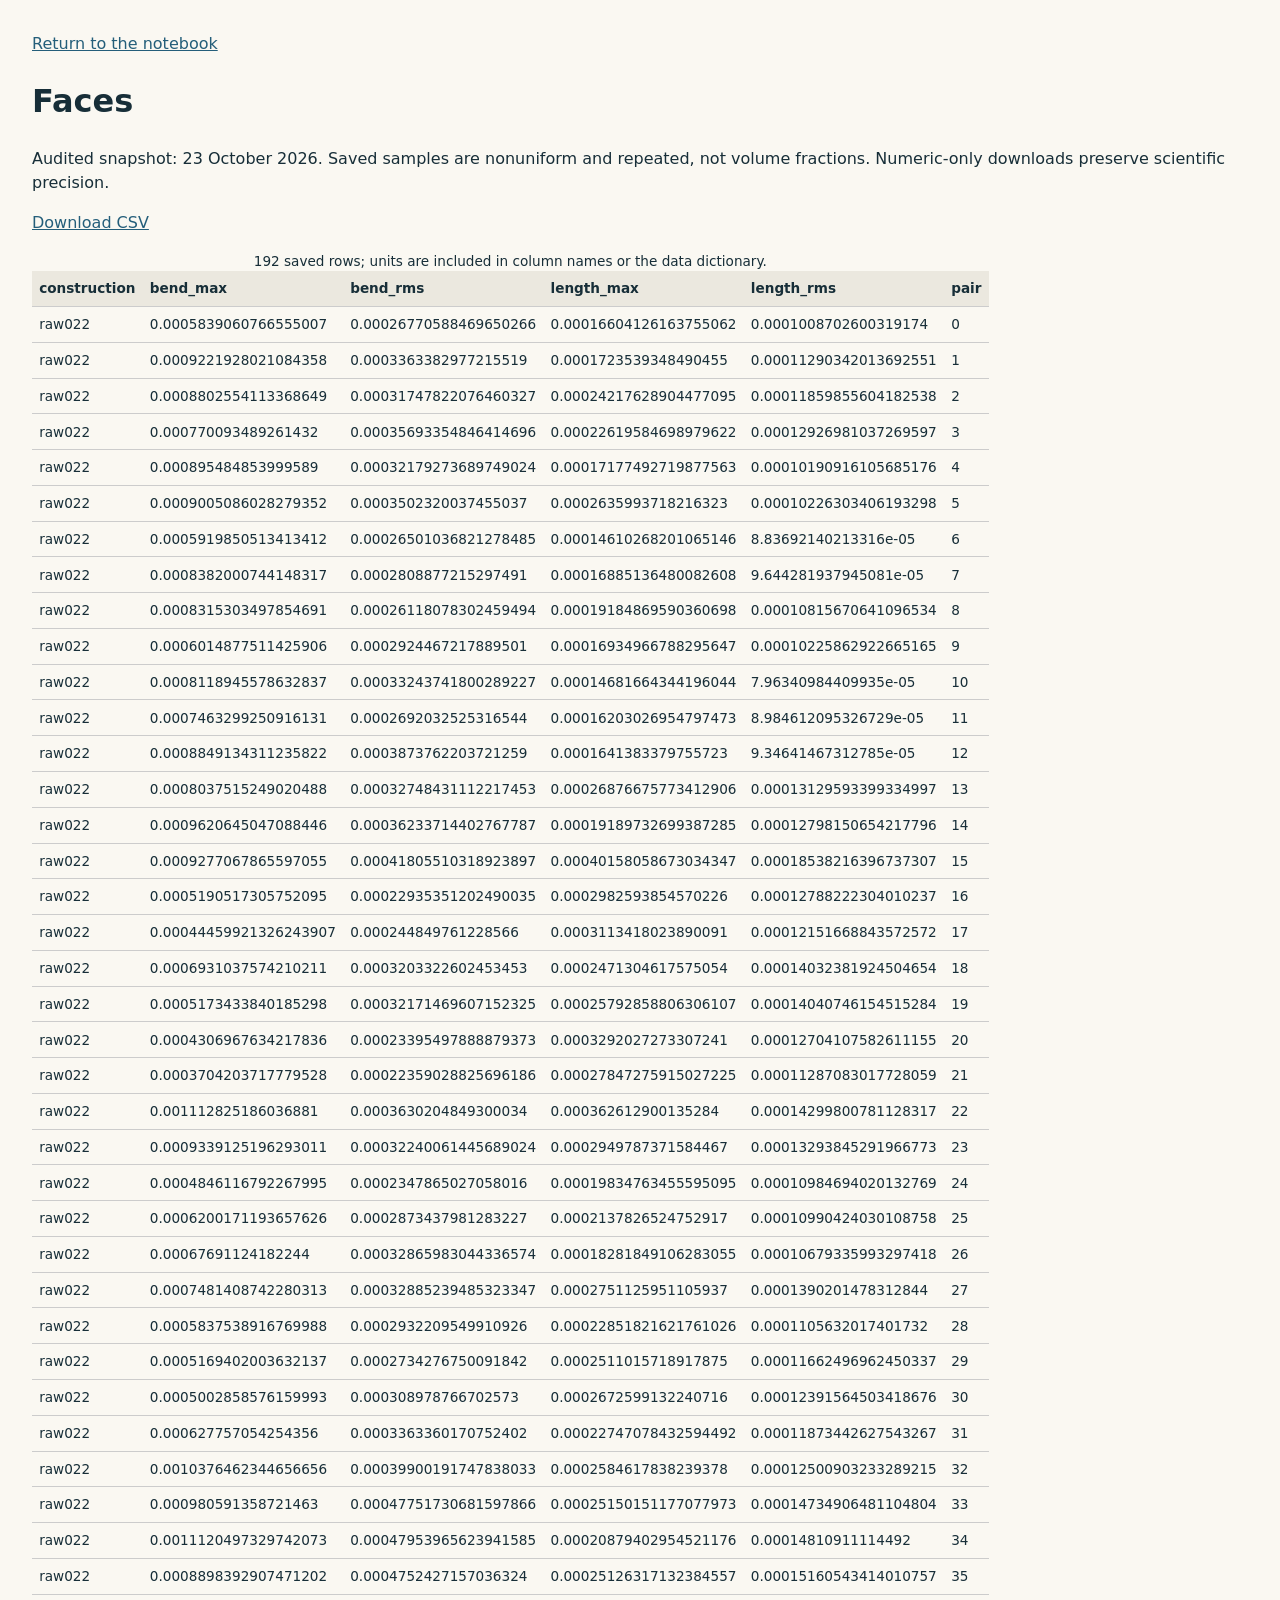
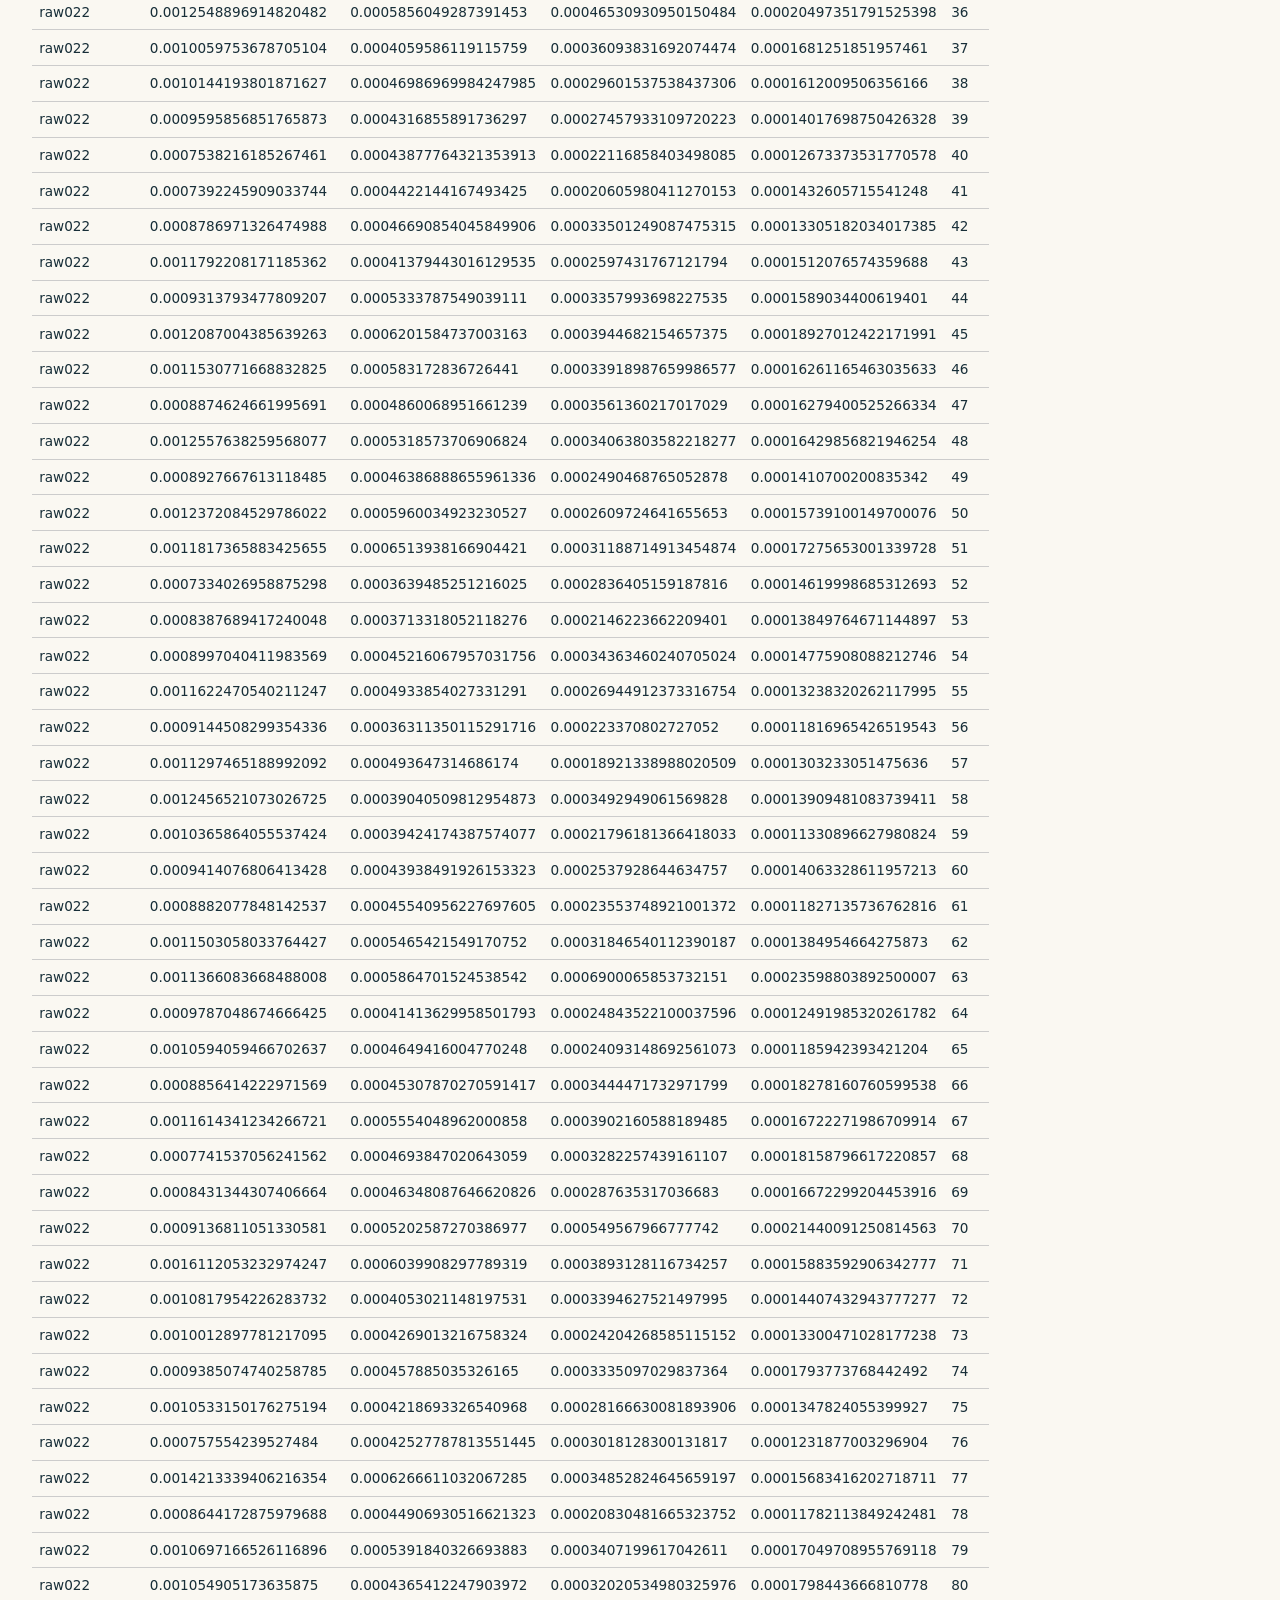
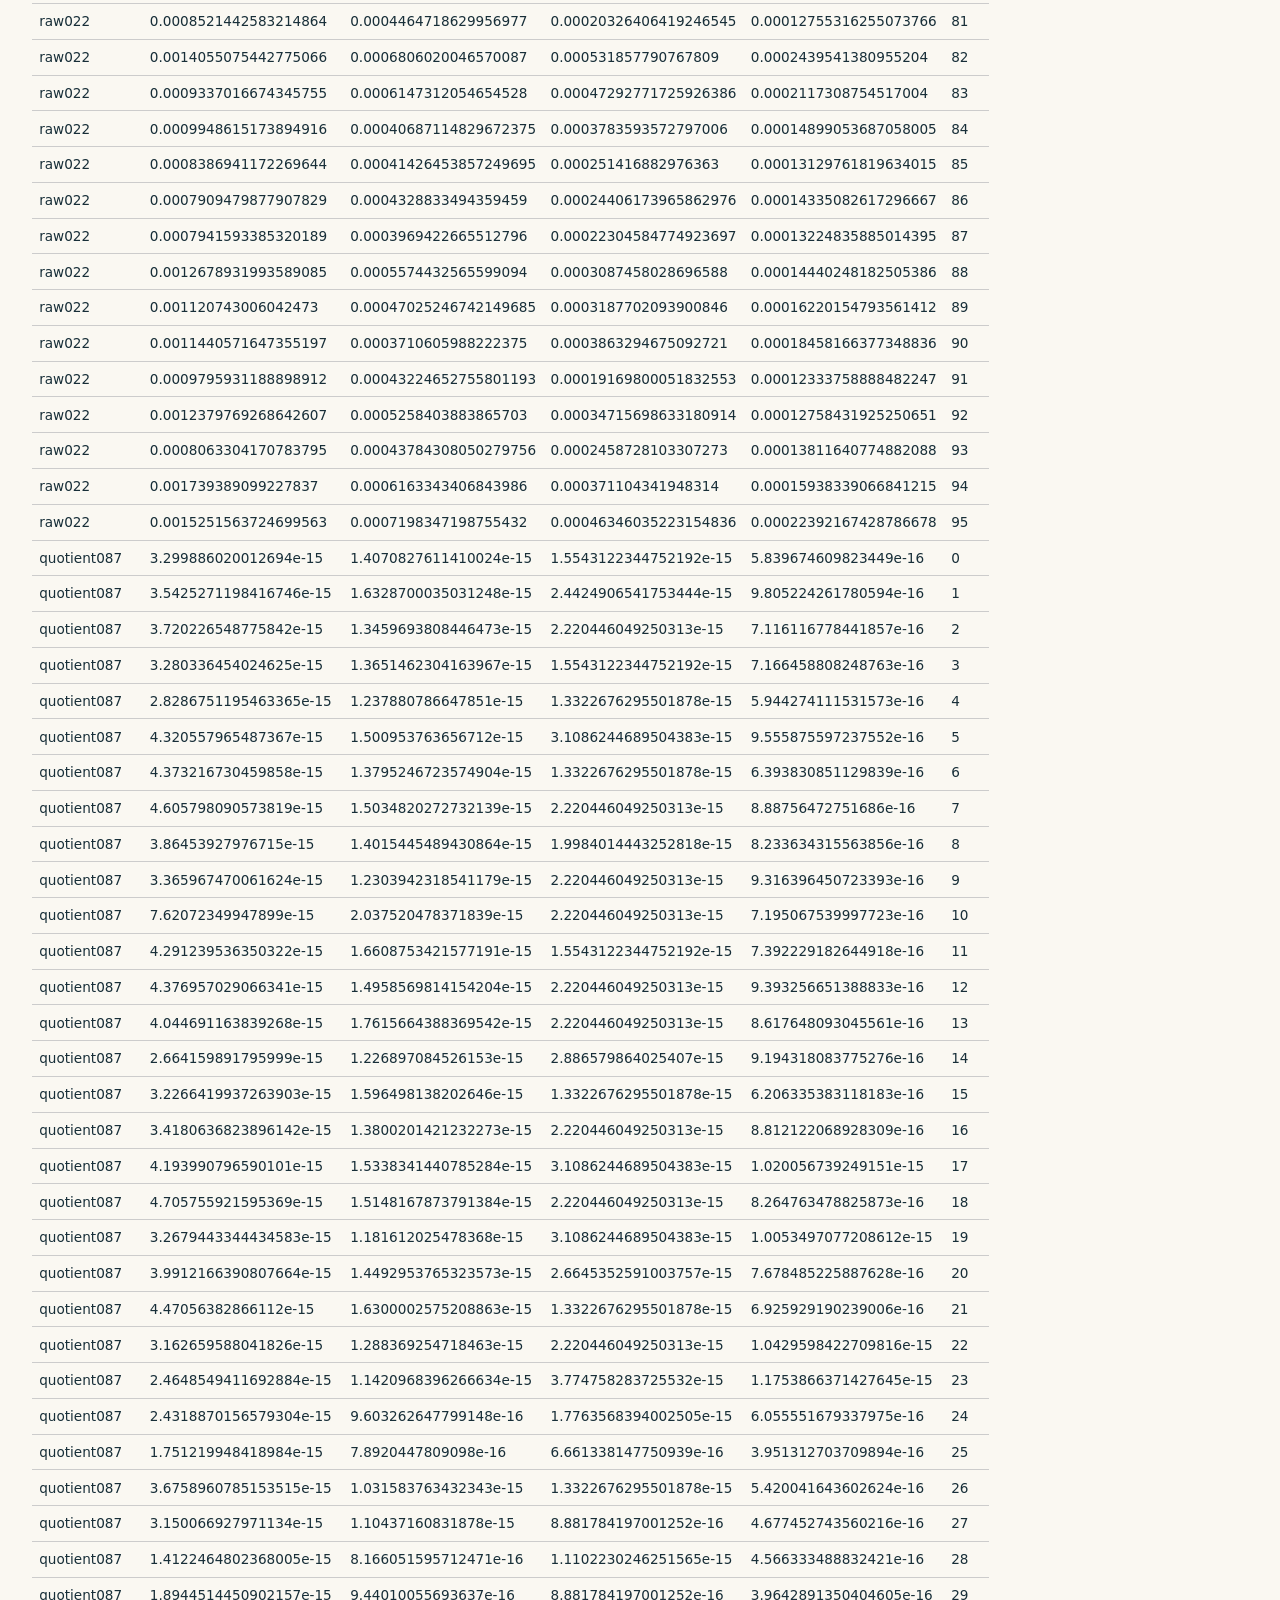
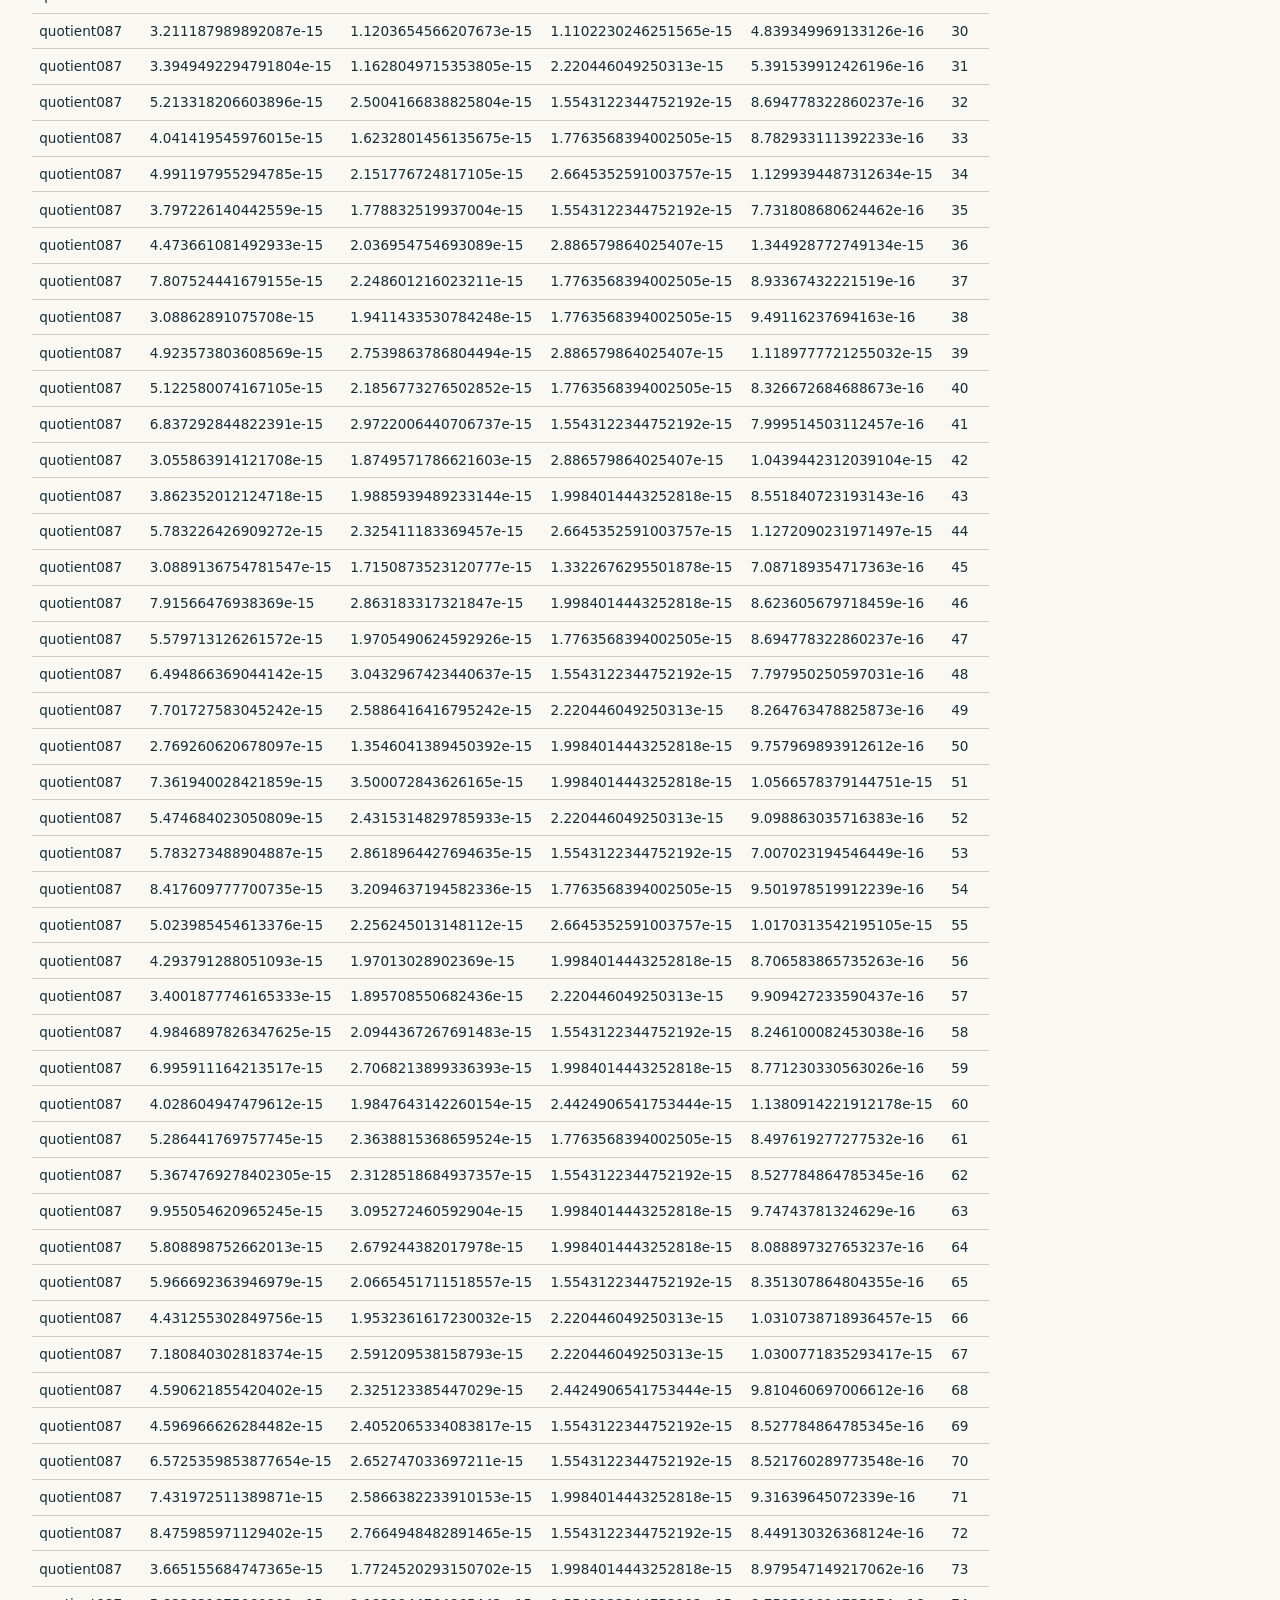
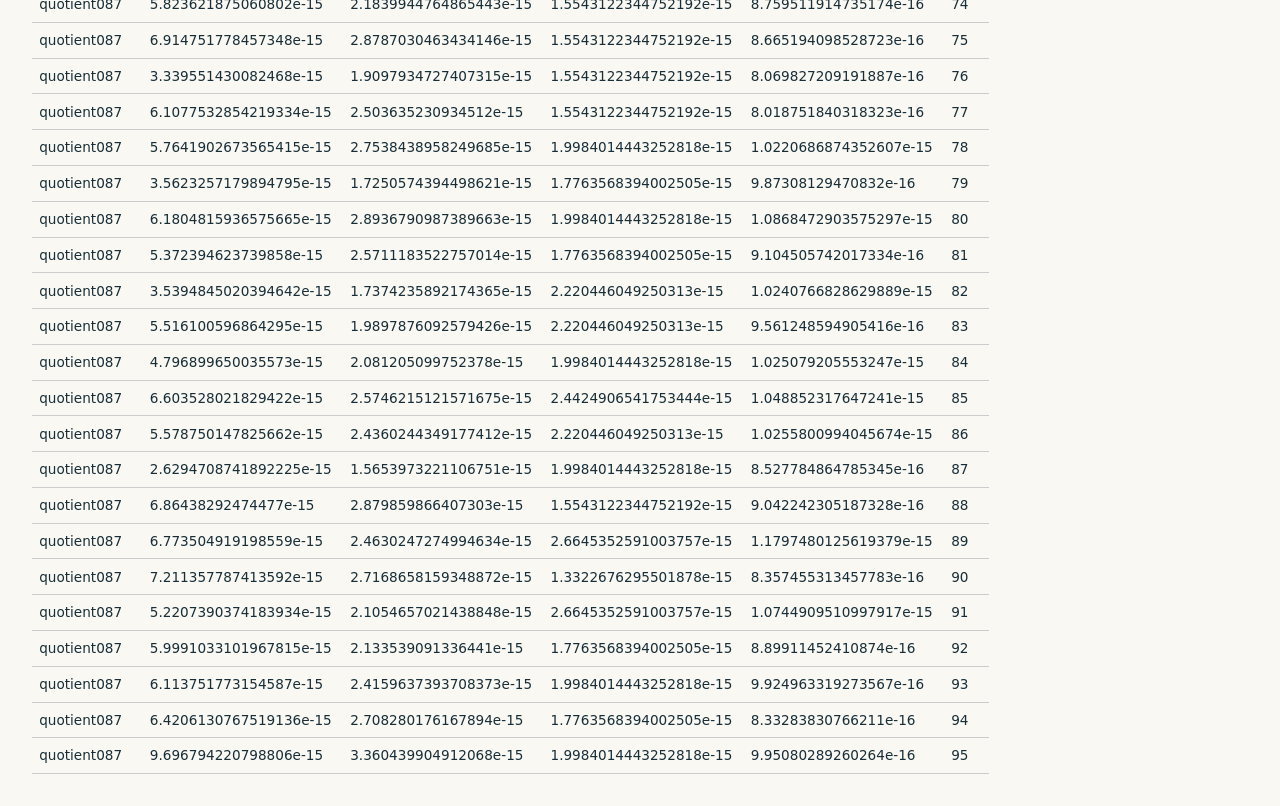
<file: data/tables/faces.html>
<!doctype html><html lang="en"><meta charset="utf-8"><meta name="viewport" content="width=device-width,initial-scale=1"><title>faces — saved numerical evidence</title><style>body{font:16px/1.5 system-ui;background:#faf8f2;color:#172e38;margin:2rem}table{border-collapse:collapse;font-size:.85rem}td,th{padding:.45rem;border-bottom:1px solid #ccc;text-align:left}th{background:#ebe8df}.scroll{overflow:auto}a{color:#245e7a}</style><main><a href="../../index.html">Return to the notebook</a><h1>Faces</h1><p>Audited snapshot: 23 October 2026. Saved samples are nonuniform and repeated, not volume fractions. Numeric-only downloads preserve scientific precision.</p><p><a href="faces.csv" download>Download CSV</a></p><div class="scroll" tabindex="0"><table><caption>192 saved rows; units are included in column names or the data dictionary.</caption><thead><tr><th scope="col">construction</th><th scope="col">bend_max</th><th scope="col">bend_rms</th><th scope="col">length_max</th><th scope="col">length_rms</th><th scope="col">pair</th></tr></thead><tbody><tr><td>raw022</td><td>0.0005839060766555007</td><td>0.00026770588469650266</td><td>0.00016604126163755062</td><td>0.0001008702600319174</td><td>0</td></tr><tr><td>raw022</td><td>0.0009221928021084358</td><td>0.0003363382977215519</td><td>0.0001723539348490455</td><td>0.00011290342013692551</td><td>1</td></tr><tr><td>raw022</td><td>0.0008802554113368649</td><td>0.00031747822076460327</td><td>0.00024217628904477095</td><td>0.00011859855604182538</td><td>2</td></tr><tr><td>raw022</td><td>0.000770093489261432</td><td>0.00035693354846414696</td><td>0.00022619584698979622</td><td>0.00012926981037269597</td><td>3</td></tr><tr><td>raw022</td><td>0.000895484853999589</td><td>0.00032179273689749024</td><td>0.00017177492719877563</td><td>0.00010190916105685176</td><td>4</td></tr><tr><td>raw022</td><td>0.0009005086028279352</td><td>0.0003502320037455037</td><td>0.0002635993718216323</td><td>0.00010226303406193298</td><td>5</td></tr><tr><td>raw022</td><td>0.0005919850513413412</td><td>0.00026501036821278485</td><td>0.00014610268201065146</td><td>8.83692140213316e-05</td><td>6</td></tr><tr><td>raw022</td><td>0.0008382000744148317</td><td>0.0002808877215297491</td><td>0.00016885136480082608</td><td>9.644281937945081e-05</td><td>7</td></tr><tr><td>raw022</td><td>0.0008315303497854691</td><td>0.00026118078302459494</td><td>0.00019184869590360698</td><td>0.00010815670641096534</td><td>8</td></tr><tr><td>raw022</td><td>0.0006014877511425906</td><td>0.0002924467217889501</td><td>0.00016934966788295647</td><td>0.00010225862922665165</td><td>9</td></tr><tr><td>raw022</td><td>0.0008118945578632837</td><td>0.00033243741800289227</td><td>0.00014681664344196044</td><td>7.96340984409935e-05</td><td>10</td></tr><tr><td>raw022</td><td>0.0007463299250916131</td><td>0.0002692032525316544</td><td>0.00016203026954797473</td><td>8.984612095326729e-05</td><td>11</td></tr><tr><td>raw022</td><td>0.0008849134311235822</td><td>0.0003873762203721259</td><td>0.0001641383379755723</td><td>9.34641467312785e-05</td><td>12</td></tr><tr><td>raw022</td><td>0.0008037515249020488</td><td>0.00032748431112217453</td><td>0.00026876675773412906</td><td>0.00013129593399334997</td><td>13</td></tr><tr><td>raw022</td><td>0.0009620645047088446</td><td>0.00036233714402767787</td><td>0.00019189732699387285</td><td>0.00012798150654217796</td><td>14</td></tr><tr><td>raw022</td><td>0.0009277067865597055</td><td>0.00041805510318923897</td><td>0.00040158058673034347</td><td>0.00018538216396737307</td><td>15</td></tr><tr><td>raw022</td><td>0.0005190517305752095</td><td>0.00022935351202490035</td><td>0.0002982593854570226</td><td>0.00012788222304010237</td><td>16</td></tr><tr><td>raw022</td><td>0.00044459921326243907</td><td>0.000244849761228566</td><td>0.0003113418023890091</td><td>0.00012151668843572572</td><td>17</td></tr><tr><td>raw022</td><td>0.0006931037574210211</td><td>0.0003203322602453453</td><td>0.0002471304617575054</td><td>0.00014032381924504654</td><td>18</td></tr><tr><td>raw022</td><td>0.0005173433840185298</td><td>0.00032171469607152325</td><td>0.00025792858806306107</td><td>0.00014040746154515284</td><td>19</td></tr><tr><td>raw022</td><td>0.0004306967634217836</td><td>0.00023395497888879373</td><td>0.0003292027273307241</td><td>0.00012704107582611155</td><td>20</td></tr><tr><td>raw022</td><td>0.0003704203717779528</td><td>0.00022359028825696186</td><td>0.00027847275915027225</td><td>0.00011287083017728059</td><td>21</td></tr><tr><td>raw022</td><td>0.001112825186036881</td><td>0.0003630204849300034</td><td>0.000362612900135284</td><td>0.00014299800781128317</td><td>22</td></tr><tr><td>raw022</td><td>0.0009339125196293011</td><td>0.00032240061445689024</td><td>0.0002949787371584467</td><td>0.00013293845291966773</td><td>23</td></tr><tr><td>raw022</td><td>0.0004846116792267995</td><td>0.0002347865027058016</td><td>0.00019834763455595095</td><td>0.00010984694020132769</td><td>24</td></tr><tr><td>raw022</td><td>0.0006200171193657626</td><td>0.0002873437981283227</td><td>0.0002137826524752917</td><td>0.00010990424030108758</td><td>25</td></tr><tr><td>raw022</td><td>0.00067691124182244</td><td>0.00032865983044336574</td><td>0.00018281849106283055</td><td>0.00010679335993297418</td><td>26</td></tr><tr><td>raw022</td><td>0.0007481408742280313</td><td>0.00032885239485323347</td><td>0.0002751125951105937</td><td>0.0001390201478312844</td><td>27</td></tr><tr><td>raw022</td><td>0.0005837538916769988</td><td>0.0002932209549910926</td><td>0.00022851821621761026</td><td>0.0001105632017401732</td><td>28</td></tr><tr><td>raw022</td><td>0.0005169402003632137</td><td>0.0002734276750091842</td><td>0.0002511015718917875</td><td>0.00011662496962450337</td><td>29</td></tr><tr><td>raw022</td><td>0.0005002858576159993</td><td>0.000308978766702573</td><td>0.0002672599132240716</td><td>0.00012391564503418676</td><td>30</td></tr><tr><td>raw022</td><td>0.000627757054254356</td><td>0.0003363360170752402</td><td>0.00022747078432594492</td><td>0.00011873442627543267</td><td>31</td></tr><tr><td>raw022</td><td>0.0010376462344656656</td><td>0.00039900191747838033</td><td>0.0002584617838239378</td><td>0.00012500903233289215</td><td>32</td></tr><tr><td>raw022</td><td>0.000980591358721463</td><td>0.00047751730681597866</td><td>0.00025150151177077973</td><td>0.00014734906481104804</td><td>33</td></tr><tr><td>raw022</td><td>0.0011120497329742073</td><td>0.00047953965623941585</td><td>0.00020879402954521176</td><td>0.00014810911114492</td><td>34</td></tr><tr><td>raw022</td><td>0.0008898392907471202</td><td>0.0004752427157036324</td><td>0.00025126317132384557</td><td>0.00015160543414010757</td><td>35</td></tr><tr><td>raw022</td><td>0.0012548896914820482</td><td>0.0005856049287391453</td><td>0.00046530930950150484</td><td>0.00020497351791525398</td><td>36</td></tr><tr><td>raw022</td><td>0.0010059753678705104</td><td>0.0004059586119115759</td><td>0.00036093831692074474</td><td>0.0001681251851957461</td><td>37</td></tr><tr><td>raw022</td><td>0.0010144193801871627</td><td>0.00046986969984247985</td><td>0.00029601537538437306</td><td>0.0001612009506356166</td><td>38</td></tr><tr><td>raw022</td><td>0.0009595856851765873</td><td>0.0004316855891736297</td><td>0.00027457933109720223</td><td>0.00014017698750426328</td><td>39</td></tr><tr><td>raw022</td><td>0.0007538216185267461</td><td>0.00043877764321353913</td><td>0.00022116858403498085</td><td>0.00012673373531770578</td><td>40</td></tr><tr><td>raw022</td><td>0.0007392245909033744</td><td>0.0004422144167493425</td><td>0.00020605980411270153</td><td>0.0001432605715541248</td><td>41</td></tr><tr><td>raw022</td><td>0.0008786971326474988</td><td>0.00046690854045849906</td><td>0.00033501249087475315</td><td>0.00013305182034017385</td><td>42</td></tr><tr><td>raw022</td><td>0.0011792208171185362</td><td>0.00041379443016129535</td><td>0.0002597431767121794</td><td>0.0001512076574359688</td><td>43</td></tr><tr><td>raw022</td><td>0.0009313793477809207</td><td>0.0005333787549039111</td><td>0.0003357993698227535</td><td>0.0001589034400619401</td><td>44</td></tr><tr><td>raw022</td><td>0.0012087004385639263</td><td>0.0006201584737003163</td><td>0.0003944682154657375</td><td>0.00018927012422171991</td><td>45</td></tr><tr><td>raw022</td><td>0.0011530771668832825</td><td>0.000583172836726441</td><td>0.00033918987659986577</td><td>0.00016261165463035633</td><td>46</td></tr><tr><td>raw022</td><td>0.0008874624661995691</td><td>0.0004860068951661239</td><td>0.0003561360217017029</td><td>0.00016279400525266334</td><td>47</td></tr><tr><td>raw022</td><td>0.0012557638259568077</td><td>0.0005318573706906824</td><td>0.00034063803582218277</td><td>0.00016429856821946254</td><td>48</td></tr><tr><td>raw022</td><td>0.0008927667613118485</td><td>0.00046386888655961336</td><td>0.0002490468765052878</td><td>0.0001410700200835342</td><td>49</td></tr><tr><td>raw022</td><td>0.0012372084529786022</td><td>0.0005960034923230527</td><td>0.0002609724641655653</td><td>0.00015739100149700076</td><td>50</td></tr><tr><td>raw022</td><td>0.0011817365883425655</td><td>0.0006513938166904421</td><td>0.00031188714913454874</td><td>0.00017275653001339728</td><td>51</td></tr><tr><td>raw022</td><td>0.0007334026958875298</td><td>0.0003639485251216025</td><td>0.0002836405159187816</td><td>0.00014619998685312693</td><td>52</td></tr><tr><td>raw022</td><td>0.0008387689417240048</td><td>0.0003713318052118276</td><td>0.0002146223662209401</td><td>0.00013849764671144897</td><td>53</td></tr><tr><td>raw022</td><td>0.0008997040411983569</td><td>0.00045216067957031756</td><td>0.00034363460240705024</td><td>0.00014775908088212746</td><td>54</td></tr><tr><td>raw022</td><td>0.0011622470540211247</td><td>0.0004933854027331291</td><td>0.00026944912373316754</td><td>0.00013238320262117995</td><td>55</td></tr><tr><td>raw022</td><td>0.0009144508299354336</td><td>0.00036311350115291716</td><td>0.000223370802727052</td><td>0.00011816965426519543</td><td>56</td></tr><tr><td>raw022</td><td>0.0011297465188992092</td><td>0.000493647314686174</td><td>0.00018921338988020509</td><td>0.0001303233051475636</td><td>57</td></tr><tr><td>raw022</td><td>0.0012456521073026725</td><td>0.00039040509812954873</td><td>0.0003492949061569828</td><td>0.00013909481083739411</td><td>58</td></tr><tr><td>raw022</td><td>0.0010365864055537424</td><td>0.00039424174387574077</td><td>0.00021796181366418033</td><td>0.00011330896627980824</td><td>59</td></tr><tr><td>raw022</td><td>0.0009414076806413428</td><td>0.00043938491926153323</td><td>0.0002537928644634757</td><td>0.00014063328611957213</td><td>60</td></tr><tr><td>raw022</td><td>0.0008882077848142537</td><td>0.00045540956227697605</td><td>0.00023553748921001372</td><td>0.00011827135736762816</td><td>61</td></tr><tr><td>raw022</td><td>0.0011503058033764427</td><td>0.0005465421549170752</td><td>0.00031846540112390187</td><td>0.0001384954664275873</td><td>62</td></tr><tr><td>raw022</td><td>0.0011366083668488008</td><td>0.0005864701524538542</td><td>0.0006900065853732151</td><td>0.00023598803892500007</td><td>63</td></tr><tr><td>raw022</td><td>0.0009787048674666425</td><td>0.00041413629958501793</td><td>0.00024843522100037596</td><td>0.00012491985320261782</td><td>64</td></tr><tr><td>raw022</td><td>0.0010594059466702637</td><td>0.0004649416004770248</td><td>0.00024093148692561073</td><td>0.0001185942393421204</td><td>65</td></tr><tr><td>raw022</td><td>0.0008856414222971569</td><td>0.00045307870270591417</td><td>0.0003444471732971799</td><td>0.00018278160760599538</td><td>66</td></tr><tr><td>raw022</td><td>0.0011614341234266721</td><td>0.0005554048962000858</td><td>0.0003902160588189485</td><td>0.00016722271986709914</td><td>67</td></tr><tr><td>raw022</td><td>0.0007741537056241562</td><td>0.0004693847020643059</td><td>0.0003282257439161107</td><td>0.00018158796617220857</td><td>68</td></tr><tr><td>raw022</td><td>0.0008431344307406664</td><td>0.00046348087646620826</td><td>0.000287635317036683</td><td>0.00016672299204453916</td><td>69</td></tr><tr><td>raw022</td><td>0.0009136811051330581</td><td>0.0005202587270386977</td><td>0.000549567966777742</td><td>0.00021440091250814563</td><td>70</td></tr><tr><td>raw022</td><td>0.0016112053232974247</td><td>0.0006039908297789319</td><td>0.0003893128116734257</td><td>0.00015883592906342777</td><td>71</td></tr><tr><td>raw022</td><td>0.0010817954226283732</td><td>0.0004053021148197531</td><td>0.0003394627521497995</td><td>0.00014407432943777277</td><td>72</td></tr><tr><td>raw022</td><td>0.0010012897781217095</td><td>0.0004269013216758324</td><td>0.00024204268585115152</td><td>0.00013300471028177238</td><td>73</td></tr><tr><td>raw022</td><td>0.0009385074740258785</td><td>0.000457885035326165</td><td>0.0003335097029837364</td><td>0.0001793773768442492</td><td>74</td></tr><tr><td>raw022</td><td>0.0010533150176275194</td><td>0.0004218693326540968</td><td>0.00028166630081893906</td><td>0.0001347824055399927</td><td>75</td></tr><tr><td>raw022</td><td>0.000757554239527484</td><td>0.00042527787813551445</td><td>0.0003018128300131817</td><td>0.0001231877003296904</td><td>76</td></tr><tr><td>raw022</td><td>0.0014213339406216354</td><td>0.0006266611032067285</td><td>0.00034852824645659197</td><td>0.00015683416202718711</td><td>77</td></tr><tr><td>raw022</td><td>0.0008644172875979688</td><td>0.00044906930516621323</td><td>0.00020830481665323752</td><td>0.00011782113849242481</td><td>78</td></tr><tr><td>raw022</td><td>0.0010697166526116896</td><td>0.0005391840326693883</td><td>0.0003407199617042611</td><td>0.00017049708955769118</td><td>79</td></tr><tr><td>raw022</td><td>0.001054905173635875</td><td>0.0004365412247903972</td><td>0.00032020534980325976</td><td>0.0001798443666810778</td><td>80</td></tr><tr><td>raw022</td><td>0.0008521442583214864</td><td>0.0004464718629956977</td><td>0.00020326406419246545</td><td>0.00012755316255073766</td><td>81</td></tr><tr><td>raw022</td><td>0.0014055075442775066</td><td>0.0006806020046570087</td><td>0.000531857790767809</td><td>0.0002439541380955204</td><td>82</td></tr><tr><td>raw022</td><td>0.0009337016674345755</td><td>0.0006147312054654528</td><td>0.00047292771725926386</td><td>0.0002117308754517004</td><td>83</td></tr><tr><td>raw022</td><td>0.0009948615173894916</td><td>0.00040687114829672375</td><td>0.0003783593572797006</td><td>0.00014899053687058005</td><td>84</td></tr><tr><td>raw022</td><td>0.0008386941172269644</td><td>0.00041426453857249695</td><td>0.000251416882976363</td><td>0.00013129761819634015</td><td>85</td></tr><tr><td>raw022</td><td>0.0007909479877907829</td><td>0.0004328833494359459</td><td>0.00024406173965862976</td><td>0.00014335082617296667</td><td>86</td></tr><tr><td>raw022</td><td>0.0007941593385320189</td><td>0.0003969422665512796</td><td>0.00022304584774923697</td><td>0.00013224835885014395</td><td>87</td></tr><tr><td>raw022</td><td>0.0012678931993589085</td><td>0.0005574432565599094</td><td>0.0003087458028696588</td><td>0.00014440248182505386</td><td>88</td></tr><tr><td>raw022</td><td>0.001120743006042473</td><td>0.00047025246742149685</td><td>0.0003187702093900846</td><td>0.00016220154793561412</td><td>89</td></tr><tr><td>raw022</td><td>0.0011440571647355197</td><td>0.0003710605988222375</td><td>0.0003863294675092721</td><td>0.00018458166377348836</td><td>90</td></tr><tr><td>raw022</td><td>0.0009795931188898912</td><td>0.00043224652755801193</td><td>0.00019169800051832553</td><td>0.00012333758888482247</td><td>91</td></tr><tr><td>raw022</td><td>0.0012379769268642607</td><td>0.0005258403883865703</td><td>0.00034715698633180914</td><td>0.00012758431925250651</td><td>92</td></tr><tr><td>raw022</td><td>0.0008063304170783795</td><td>0.00043784308050279756</td><td>0.0002458728103307273</td><td>0.00013811640774882088</td><td>93</td></tr><tr><td>raw022</td><td>0.001739389099227837</td><td>0.0006163343406843986</td><td>0.000371104341948314</td><td>0.00015938339066841215</td><td>94</td></tr><tr><td>raw022</td><td>0.0015251563724699563</td><td>0.0007198347198755432</td><td>0.00046346035223154836</td><td>0.00022392167428786678</td><td>95</td></tr><tr><td>quotient087</td><td>3.299886020012694e-15</td><td>1.4070827611410024e-15</td><td>1.5543122344752192e-15</td><td>5.839674609823449e-16</td><td>0</td></tr><tr><td>quotient087</td><td>3.5425271198416746e-15</td><td>1.6328700035031248e-15</td><td>2.4424906541753444e-15</td><td>9.805224261780594e-16</td><td>1</td></tr><tr><td>quotient087</td><td>3.720226548775842e-15</td><td>1.3459693808446473e-15</td><td>2.220446049250313e-15</td><td>7.116116778441857e-16</td><td>2</td></tr><tr><td>quotient087</td><td>3.280336454024625e-15</td><td>1.3651462304163967e-15</td><td>1.5543122344752192e-15</td><td>7.166458808248763e-16</td><td>3</td></tr><tr><td>quotient087</td><td>2.8286751195463365e-15</td><td>1.237880786647851e-15</td><td>1.3322676295501878e-15</td><td>5.944274111531573e-16</td><td>4</td></tr><tr><td>quotient087</td><td>4.320557965487367e-15</td><td>1.500953763656712e-15</td><td>3.1086244689504383e-15</td><td>9.555875597237552e-16</td><td>5</td></tr><tr><td>quotient087</td><td>4.373216730459858e-15</td><td>1.3795246723574904e-15</td><td>1.3322676295501878e-15</td><td>6.393830851129839e-16</td><td>6</td></tr><tr><td>quotient087</td><td>4.605798090573819e-15</td><td>1.5034820272732139e-15</td><td>2.220446049250313e-15</td><td>8.88756472751686e-16</td><td>7</td></tr><tr><td>quotient087</td><td>3.86453927976715e-15</td><td>1.4015445489430864e-15</td><td>1.9984014443252818e-15</td><td>8.233634315563856e-16</td><td>8</td></tr><tr><td>quotient087</td><td>3.365967470061624e-15</td><td>1.2303942318541179e-15</td><td>2.220446049250313e-15</td><td>9.316396450723393e-16</td><td>9</td></tr><tr><td>quotient087</td><td>7.62072349947899e-15</td><td>2.037520478371839e-15</td><td>2.220446049250313e-15</td><td>7.195067539997723e-16</td><td>10</td></tr><tr><td>quotient087</td><td>4.291239536350322e-15</td><td>1.6608753421577191e-15</td><td>1.5543122344752192e-15</td><td>7.392229182644918e-16</td><td>11</td></tr><tr><td>quotient087</td><td>4.376957029066341e-15</td><td>1.4958569814154204e-15</td><td>2.220446049250313e-15</td><td>9.393256651388833e-16</td><td>12</td></tr><tr><td>quotient087</td><td>4.044691163839268e-15</td><td>1.7615664388369542e-15</td><td>2.220446049250313e-15</td><td>8.617648093045561e-16</td><td>13</td></tr><tr><td>quotient087</td><td>2.664159891795999e-15</td><td>1.226897084526153e-15</td><td>2.886579864025407e-15</td><td>9.194318083775276e-16</td><td>14</td></tr><tr><td>quotient087</td><td>3.2266419937263903e-15</td><td>1.596498138202646e-15</td><td>1.3322676295501878e-15</td><td>6.206335383118183e-16</td><td>15</td></tr><tr><td>quotient087</td><td>3.4180636823896142e-15</td><td>1.3800201421232273e-15</td><td>2.220446049250313e-15</td><td>8.812122068928309e-16</td><td>16</td></tr><tr><td>quotient087</td><td>4.193990796590101e-15</td><td>1.5338341440785284e-15</td><td>3.1086244689504383e-15</td><td>1.020056739249151e-15</td><td>17</td></tr><tr><td>quotient087</td><td>4.705755921595369e-15</td><td>1.5148167873791384e-15</td><td>2.220446049250313e-15</td><td>8.264763478825873e-16</td><td>18</td></tr><tr><td>quotient087</td><td>3.2679443344434583e-15</td><td>1.181612025478368e-15</td><td>3.1086244689504383e-15</td><td>1.0053497077208612e-15</td><td>19</td></tr><tr><td>quotient087</td><td>3.9912166390807664e-15</td><td>1.4492953765323573e-15</td><td>2.6645352591003757e-15</td><td>7.678485225887628e-16</td><td>20</td></tr><tr><td>quotient087</td><td>4.47056382866112e-15</td><td>1.6300002575208863e-15</td><td>1.3322676295501878e-15</td><td>6.925929190239006e-16</td><td>21</td></tr><tr><td>quotient087</td><td>3.162659588041826e-15</td><td>1.288369254718463e-15</td><td>2.220446049250313e-15</td><td>1.0429598422709816e-15</td><td>22</td></tr><tr><td>quotient087</td><td>2.4648549411692884e-15</td><td>1.1420968396266634e-15</td><td>3.774758283725532e-15</td><td>1.1753866371427645e-15</td><td>23</td></tr><tr><td>quotient087</td><td>2.4318870156579304e-15</td><td>9.603262647799148e-16</td><td>1.7763568394002505e-15</td><td>6.055551679337975e-16</td><td>24</td></tr><tr><td>quotient087</td><td>1.751219948418984e-15</td><td>7.8920447809098e-16</td><td>6.661338147750939e-16</td><td>3.951312703709894e-16</td><td>25</td></tr><tr><td>quotient087</td><td>3.6758960785153515e-15</td><td>1.031583763432343e-15</td><td>1.3322676295501878e-15</td><td>5.420041643602624e-16</td><td>26</td></tr><tr><td>quotient087</td><td>3.150066927971134e-15</td><td>1.10437160831878e-15</td><td>8.881784197001252e-16</td><td>4.677452743560216e-16</td><td>27</td></tr><tr><td>quotient087</td><td>1.4122464802368005e-15</td><td>8.166051595712471e-16</td><td>1.1102230246251565e-15</td><td>4.566333488832421e-16</td><td>28</td></tr><tr><td>quotient087</td><td>1.8944514450902157e-15</td><td>9.44010055693637e-16</td><td>8.881784197001252e-16</td><td>3.9642891350404605e-16</td><td>29</td></tr><tr><td>quotient087</td><td>3.211187989892087e-15</td><td>1.1203654566207673e-15</td><td>1.1102230246251565e-15</td><td>4.839349969133126e-16</td><td>30</td></tr><tr><td>quotient087</td><td>3.3949492294791804e-15</td><td>1.1628049715353805e-15</td><td>2.220446049250313e-15</td><td>5.391539912426196e-16</td><td>31</td></tr><tr><td>quotient087</td><td>5.213318206603896e-15</td><td>2.5004166838825804e-15</td><td>1.5543122344752192e-15</td><td>8.694778322860237e-16</td><td>32</td></tr><tr><td>quotient087</td><td>4.041419545976015e-15</td><td>1.6232801456135675e-15</td><td>1.7763568394002505e-15</td><td>8.782933111392233e-16</td><td>33</td></tr><tr><td>quotient087</td><td>4.991197955294785e-15</td><td>2.151776724817105e-15</td><td>2.6645352591003757e-15</td><td>1.1299394487312634e-15</td><td>34</td></tr><tr><td>quotient087</td><td>3.797226140442559e-15</td><td>1.778832519937004e-15</td><td>1.5543122344752192e-15</td><td>7.731808680624462e-16</td><td>35</td></tr><tr><td>quotient087</td><td>4.473661081492933e-15</td><td>2.036954754693089e-15</td><td>2.886579864025407e-15</td><td>1.344928772749134e-15</td><td>36</td></tr><tr><td>quotient087</td><td>7.807524441679155e-15</td><td>2.248601216023211e-15</td><td>1.7763568394002505e-15</td><td>8.93367432221519e-16</td><td>37</td></tr><tr><td>quotient087</td><td>3.08862891075708e-15</td><td>1.9411433530784248e-15</td><td>1.7763568394002505e-15</td><td>9.49116237694163e-16</td><td>38</td></tr><tr><td>quotient087</td><td>4.923573803608569e-15</td><td>2.7539863786804494e-15</td><td>2.886579864025407e-15</td><td>1.1189777721255032e-15</td><td>39</td></tr><tr><td>quotient087</td><td>5.122580074167105e-15</td><td>2.1856773276502852e-15</td><td>1.7763568394002505e-15</td><td>8.326672684688673e-16</td><td>40</td></tr><tr><td>quotient087</td><td>6.837292844822391e-15</td><td>2.9722006440706737e-15</td><td>1.5543122344752192e-15</td><td>7.999514503112457e-16</td><td>41</td></tr><tr><td>quotient087</td><td>3.055863914121708e-15</td><td>1.8749571786621603e-15</td><td>2.886579864025407e-15</td><td>1.0439442312039104e-15</td><td>42</td></tr><tr><td>quotient087</td><td>3.862352012124718e-15</td><td>1.9885939489233144e-15</td><td>1.9984014443252818e-15</td><td>8.551840723193143e-16</td><td>43</td></tr><tr><td>quotient087</td><td>5.783226426909272e-15</td><td>2.325411183369457e-15</td><td>2.6645352591003757e-15</td><td>1.1272090231971497e-15</td><td>44</td></tr><tr><td>quotient087</td><td>3.0889136754781547e-15</td><td>1.7150873523120777e-15</td><td>1.3322676295501878e-15</td><td>7.087189354717363e-16</td><td>45</td></tr><tr><td>quotient087</td><td>7.91566476938369e-15</td><td>2.863183317321847e-15</td><td>1.9984014443252818e-15</td><td>8.623605679718459e-16</td><td>46</td></tr><tr><td>quotient087</td><td>5.579713126261572e-15</td><td>1.9705490624592926e-15</td><td>1.7763568394002505e-15</td><td>8.694778322860237e-16</td><td>47</td></tr><tr><td>quotient087</td><td>6.494866369044142e-15</td><td>3.0432967423440637e-15</td><td>1.5543122344752192e-15</td><td>7.797950250597031e-16</td><td>48</td></tr><tr><td>quotient087</td><td>7.701727583045242e-15</td><td>2.5886416416795242e-15</td><td>2.220446049250313e-15</td><td>8.264763478825873e-16</td><td>49</td></tr><tr><td>quotient087</td><td>2.769260620678097e-15</td><td>1.3546041389450392e-15</td><td>1.9984014443252818e-15</td><td>9.757969893912612e-16</td><td>50</td></tr><tr><td>quotient087</td><td>7.361940028421859e-15</td><td>3.500072843626165e-15</td><td>1.9984014443252818e-15</td><td>1.0566578379144751e-15</td><td>51</td></tr><tr><td>quotient087</td><td>5.474684023050809e-15</td><td>2.4315314829785933e-15</td><td>2.220446049250313e-15</td><td>9.098863035716383e-16</td><td>52</td></tr><tr><td>quotient087</td><td>5.783273488904887e-15</td><td>2.8618964427694635e-15</td><td>1.5543122344752192e-15</td><td>7.007023194546449e-16</td><td>53</td></tr><tr><td>quotient087</td><td>8.417609777700735e-15</td><td>3.2094637194582336e-15</td><td>1.7763568394002505e-15</td><td>9.501978519912239e-16</td><td>54</td></tr><tr><td>quotient087</td><td>5.023985454613376e-15</td><td>2.256245013148112e-15</td><td>2.6645352591003757e-15</td><td>1.0170313542195105e-15</td><td>55</td></tr><tr><td>quotient087</td><td>4.293791288051093e-15</td><td>1.97013028902369e-15</td><td>1.9984014443252818e-15</td><td>8.706583865735263e-16</td><td>56</td></tr><tr><td>quotient087</td><td>3.4001877746165333e-15</td><td>1.895708550682436e-15</td><td>2.220446049250313e-15</td><td>9.909427233590437e-16</td><td>57</td></tr><tr><td>quotient087</td><td>4.9846897826347625e-15</td><td>2.0944367267691483e-15</td><td>1.5543122344752192e-15</td><td>8.246100082453038e-16</td><td>58</td></tr><tr><td>quotient087</td><td>6.995911164213517e-15</td><td>2.7068213899336393e-15</td><td>1.9984014443252818e-15</td><td>8.771230330563026e-16</td><td>59</td></tr><tr><td>quotient087</td><td>4.028604947479612e-15</td><td>1.9847643142260154e-15</td><td>2.4424906541753444e-15</td><td>1.1380914221912178e-15</td><td>60</td></tr><tr><td>quotient087</td><td>5.286441769757745e-15</td><td>2.3638815368659524e-15</td><td>1.7763568394002505e-15</td><td>8.497619277277532e-16</td><td>61</td></tr><tr><td>quotient087</td><td>5.3674769278402305e-15</td><td>2.3128518684937357e-15</td><td>1.5543122344752192e-15</td><td>8.527784864785345e-16</td><td>62</td></tr><tr><td>quotient087</td><td>9.955054620965245e-15</td><td>3.095272460592904e-15</td><td>1.9984014443252818e-15</td><td>9.74743781324629e-16</td><td>63</td></tr><tr><td>quotient087</td><td>5.808898752662013e-15</td><td>2.679244382017978e-15</td><td>1.9984014443252818e-15</td><td>8.088897327653237e-16</td><td>64</td></tr><tr><td>quotient087</td><td>5.966692363946979e-15</td><td>2.0665451711518557e-15</td><td>1.5543122344752192e-15</td><td>8.351307864804355e-16</td><td>65</td></tr><tr><td>quotient087</td><td>4.431255302849756e-15</td><td>1.9532361617230032e-15</td><td>2.220446049250313e-15</td><td>1.0310738718936457e-15</td><td>66</td></tr><tr><td>quotient087</td><td>7.180840302818374e-15</td><td>2.591209538158793e-15</td><td>2.220446049250313e-15</td><td>1.0300771835293417e-15</td><td>67</td></tr><tr><td>quotient087</td><td>4.590621855420402e-15</td><td>2.325123385447029e-15</td><td>2.4424906541753444e-15</td><td>9.810460697006612e-16</td><td>68</td></tr><tr><td>quotient087</td><td>4.596966626284482e-15</td><td>2.4052065334083817e-15</td><td>1.5543122344752192e-15</td><td>8.527784864785345e-16</td><td>69</td></tr><tr><td>quotient087</td><td>6.5725359853877654e-15</td><td>2.652747033697211e-15</td><td>1.5543122344752192e-15</td><td>8.521760289773548e-16</td><td>70</td></tr><tr><td>quotient087</td><td>7.431972511389871e-15</td><td>2.5866382233910153e-15</td><td>1.9984014443252818e-15</td><td>9.31639645072339e-16</td><td>71</td></tr><tr><td>quotient087</td><td>8.475985971129402e-15</td><td>2.7664948482891465e-15</td><td>1.5543122344752192e-15</td><td>8.449130326368124e-16</td><td>72</td></tr><tr><td>quotient087</td><td>3.665155684747365e-15</td><td>1.7724520293150702e-15</td><td>1.9984014443252818e-15</td><td>8.979547149217062e-16</td><td>73</td></tr><tr><td>quotient087</td><td>5.823621875060802e-15</td><td>2.1839944764865443e-15</td><td>1.5543122344752192e-15</td><td>8.759511914735174e-16</td><td>74</td></tr><tr><td>quotient087</td><td>6.914751778457348e-15</td><td>2.8787030463434146e-15</td><td>1.5543122344752192e-15</td><td>8.665194098528723e-16</td><td>75</td></tr><tr><td>quotient087</td><td>3.339551430082468e-15</td><td>1.9097934727407315e-15</td><td>1.5543122344752192e-15</td><td>8.069827209191887e-16</td><td>76</td></tr><tr><td>quotient087</td><td>6.1077532854219334e-15</td><td>2.503635230934512e-15</td><td>1.5543122344752192e-15</td><td>8.018751840318323e-16</td><td>77</td></tr><tr><td>quotient087</td><td>5.7641902673565415e-15</td><td>2.7538438958249685e-15</td><td>1.9984014443252818e-15</td><td>1.0220686874352607e-15</td><td>78</td></tr><tr><td>quotient087</td><td>3.5623257179894795e-15</td><td>1.7250574394498621e-15</td><td>1.7763568394002505e-15</td><td>9.87308129470832e-16</td><td>79</td></tr><tr><td>quotient087</td><td>6.1804815936575665e-15</td><td>2.8936790987389663e-15</td><td>1.9984014443252818e-15</td><td>1.0868472903575297e-15</td><td>80</td></tr><tr><td>quotient087</td><td>5.372394623739858e-15</td><td>2.5711183522757014e-15</td><td>1.7763568394002505e-15</td><td>9.104505742017334e-16</td><td>81</td></tr><tr><td>quotient087</td><td>3.5394845020394642e-15</td><td>1.7374235892174365e-15</td><td>2.220446049250313e-15</td><td>1.0240766828629889e-15</td><td>82</td></tr><tr><td>quotient087</td><td>5.516100596864295e-15</td><td>1.9897876092579426e-15</td><td>2.220446049250313e-15</td><td>9.561248594905416e-16</td><td>83</td></tr><tr><td>quotient087</td><td>4.796899650035573e-15</td><td>2.081205099752378e-15</td><td>1.9984014443252818e-15</td><td>1.025079205553247e-15</td><td>84</td></tr><tr><td>quotient087</td><td>6.603528021829422e-15</td><td>2.5746215121571675e-15</td><td>2.4424906541753444e-15</td><td>1.048852317647241e-15</td><td>85</td></tr><tr><td>quotient087</td><td>5.578750147825662e-15</td><td>2.4360244349177412e-15</td><td>2.220446049250313e-15</td><td>1.0255800994045674e-15</td><td>86</td></tr><tr><td>quotient087</td><td>2.6294708741892225e-15</td><td>1.5653973221106751e-15</td><td>1.9984014443252818e-15</td><td>8.527784864785345e-16</td><td>87</td></tr><tr><td>quotient087</td><td>6.86438292474477e-15</td><td>2.879859866407303e-15</td><td>1.5543122344752192e-15</td><td>9.042242305187328e-16</td><td>88</td></tr><tr><td>quotient087</td><td>6.773504919198559e-15</td><td>2.4630247274994634e-15</td><td>2.6645352591003757e-15</td><td>1.1797480125619379e-15</td><td>89</td></tr><tr><td>quotient087</td><td>7.211357787413592e-15</td><td>2.7168658159348872e-15</td><td>1.3322676295501878e-15</td><td>8.357455313457783e-16</td><td>90</td></tr><tr><td>quotient087</td><td>5.2207390374183934e-15</td><td>2.1054657021438848e-15</td><td>2.6645352591003757e-15</td><td>1.0744909510997917e-15</td><td>91</td></tr><tr><td>quotient087</td><td>5.9991033101967815e-15</td><td>2.133539091336441e-15</td><td>1.7763568394002505e-15</td><td>8.89911452410874e-16</td><td>92</td></tr><tr><td>quotient087</td><td>6.113751773154587e-15</td><td>2.4159637393708373e-15</td><td>1.9984014443252818e-15</td><td>9.924963319273567e-16</td><td>93</td></tr><tr><td>quotient087</td><td>6.4206130767519136e-15</td><td>2.708280176167894e-15</td><td>1.7763568394002505e-15</td><td>8.33283830766211e-16</td><td>94</td></tr><tr><td>quotient087</td><td>9.696794220798806e-15</td><td>3.360439904912068e-15</td><td>1.9984014443252818e-15</td><td>9.95080289260264e-16</td><td>95</td></tr></tbody></table></div></main></html>
</file>
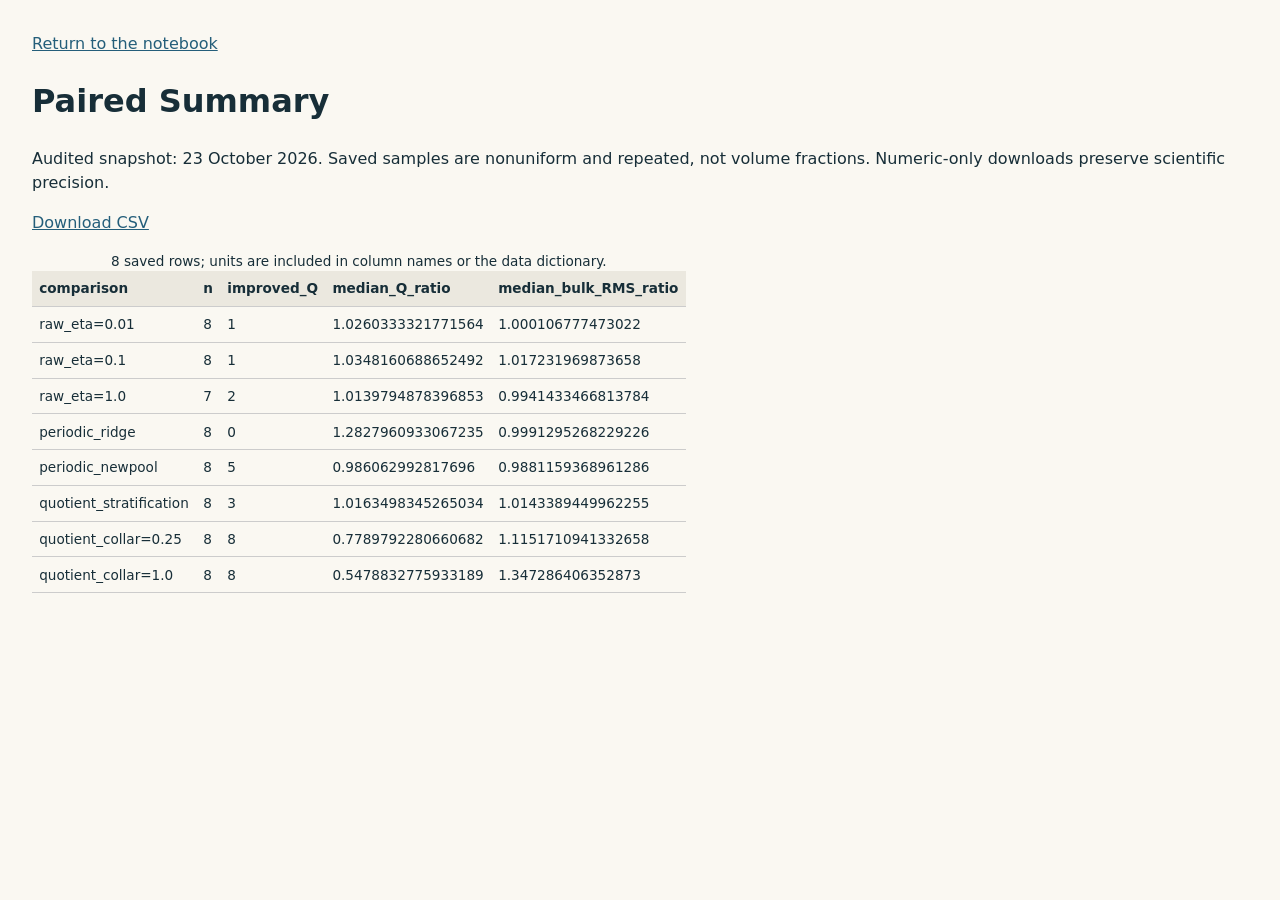
<file: data/tables/paired-summary.html>
<!doctype html><html lang="en"><meta charset="utf-8"><meta name="viewport" content="width=device-width,initial-scale=1"><title>paired-summary — saved numerical evidence</title><style>body{font:16px/1.5 system-ui;background:#faf8f2;color:#172e38;margin:2rem}table{border-collapse:collapse;font-size:.85rem}td,th{padding:.45rem;border-bottom:1px solid #ccc;text-align:left}th{background:#ebe8df}.scroll{overflow:auto}a{color:#245e7a}</style><main><a href="../../index.html">Return to the notebook</a><h1>Paired Summary</h1><p>Audited snapshot: 23 October 2026. Saved samples are nonuniform and repeated, not volume fractions. Numeric-only downloads preserve scientific precision.</p><p><a href="paired-summary.csv" download>Download CSV</a></p><div class="scroll" tabindex="0"><table><caption>8 saved rows; units are included in column names or the data dictionary.</caption><thead><tr><th scope="col">comparison</th><th scope="col">n</th><th scope="col">improved_Q</th><th scope="col">median_Q_ratio</th><th scope="col">median_bulk_RMS_ratio</th></tr></thead><tbody><tr><td>raw_eta=0.01</td><td>8</td><td>1</td><td>1.0260333321771564</td><td>1.000106777473022</td></tr><tr><td>raw_eta=0.1</td><td>8</td><td>1</td><td>1.0348160688652492</td><td>1.017231969873658</td></tr><tr><td>raw_eta=1.0</td><td>7</td><td>2</td><td>1.0139794878396853</td><td>0.9941433466813784</td></tr><tr><td>periodic_ridge</td><td>8</td><td>0</td><td>1.2827960933067235</td><td>0.9991295268229226</td></tr><tr><td>periodic_newpool</td><td>8</td><td>5</td><td>0.986062992817696</td><td>0.9881159368961286</td></tr><tr><td>quotient_stratification</td><td>8</td><td>3</td><td>1.0163498345265034</td><td>1.0143389449962255</td></tr><tr><td>quotient_collar=0.25</td><td>8</td><td>8</td><td>0.7789792280660682</td><td>1.1151710941332658</td></tr><tr><td>quotient_collar=1.0</td><td>8</td><td>8</td><td>0.5478832775933189</td><td>1.347286406352873</td></tr></tbody></table></div></main></html>
</file>
<file: assets/style.css>
:root{--paper:#ffffff;--white:#ffffff;--ink:#252c2a;--muted:#626760;--rule:#d6d8cd;--blue:#286d78;--orange:#c2410c;--purple:#7d6196;--pale:#f4f3ef;--serif:'Helvetica Neue',Helvetica,Arial,'Liberation Sans',sans-serif;--sans:'Helvetica Neue',Helvetica,Arial,'Liberation Sans',sans-serif}*{box-sizing:border-box}html{scroll-behavior:smooth;scroll-padding-top:30px}body{margin:0;background:var(--paper);color:var(--ink);font:15px/1.6 var(--sans);font-feature-settings:'tnum'}a{color:inherit;text-decoration-thickness:1px;text-underline-offset:4px}a:hover{color:var(--orange)}button,input,select{font:inherit}button,a,input,select,summary,canvas[tabindex]{outline-offset:5px}button:focus-visible,a:focus-visible,input:focus-visible,select:focus-visible,summary:focus-visible,canvas:focus-visible{outline:2px solid var(--blue)}p{margin:0 0 1.2em}h1,h2,h3,h4{font-weight:700;line-height:1.2;margin:0}h1,h2{font-family:var(--sans);letter-spacing:-.01em}h1{font-size:clamp(32px,3.6vw,44px)}h1 em{font-style:normal;color:var(--orange)}h2{font-size:clamp(23px,2.4vw,28px)}h3{font-family:var(--sans);font-size:18px;letter-spacing:0}h4{font-size:15px;font-weight:600}strong{font-weight:700}small,.small{font-size:13px;line-height:1.65;color:var(--muted)}.mono{font-family:ui-monospace,SFMono-Regular,Consolas,monospace;font-size:11px;letter-spacing:.01em}img{max-width:100%;height:auto}.skip{position:absolute;left:-999px;top:10px;background:var(--white);padding:10px;z-index:20}.skip:focus{left:10px}.masthead{max-width:1320px;margin:auto;padding:28px 44px;border-bottom:1px solid var(--rule);display:flex;align-items:center;justify-content:space-between;gap:20px}.wordmark{font-size:14px;text-decoration:none;display:flex;align-items:center;gap:12px}.wordmark span{color:var(--muted)}.wordmark svg{width:30px;height:30px;stroke:var(--blue);stroke-width:1;fill:none}.masthead nav{display:flex;gap:25px;font-size:13px}.masthead nav a{text-decoration:none}main{max-width:1232px;margin:auto;padding:0 44px}.intro{display:grid;grid-template-columns:1.15fr 1fr;gap:60px;align-items:center;padding:50px 0 40px}.eyebrow,.section-number,.episode-label{font-size:11px;font-weight:700}.eyebrow{display:flex;align-items:center;gap:9px;margin-bottom:23px;color:var(--muted)}.status-dot{width:6px;height:6px;border-radius:50%;background:var(--orange)}.intro-copy>p:not(.eyebrow):not(.byline){max-width:580px;font-size:15px;line-height:1.8}.intro-copy .standfirst{margin-top:24px;font-size:17px!important}.byline{font-size:12px;color:var(--muted);margin:24px 0}.byline span{padding:0 7px}.text-link{font-size:13px;font-weight:500;text-decoration:none;border-bottom:1px solid var(--orange);padding-bottom:6px;display:inline-flex;gap:24px}.intro-figure{margin:20px 0 0;background:var(--white);border:1px solid var(--rule);padding:22px 24px 25px}.figure-top{display:flex;align-items:center;justify-content:space-between;gap:10px;font-size:11px;border-bottom:1px solid var(--rule);padding-bottom:15px}.figure-top .mono{color:var(--muted);font-size:10px}.hero-maps{display:grid;grid-template-columns:1fr 1fr;gap:15px;margin:24px 0 16px}.hero-maps canvas{width:100%;display:block;margin-top:10px}.model-tag{font-size:11px;font-weight:600}.local{color:var(--blue)}.compatible{color:var(--orange)}.periodic{color:var(--purple)}figcaption{font-size:13px;line-height:1.75;color:var(--muted)}.intro-figure figcaption{border-top:1px solid var(--rule);padding-top:18px;margin-top:18px}.heat-legend{display:flex;align-items:center;justify-content:center;flex-wrap:wrap;gap:9px;font-size:11px;color:var(--muted)}.heat-gradient{height:9px;width:125px;background:linear-gradient(90deg,#f1f2d7,#a9cbb1,#5b9b9b,#395f86,#35264e)}.mask-key{width:12px;height:12px;background:repeating-linear-gradient(45deg,#e1e2db,#e1e2db 3px,#c9cbc4 3px,#c9cbc4 4px);margin-left:12px}.invalid-key{color:#a32945;font-size:17px;font-weight:bold}.clip-key{color:#35264e;font-size:16px}.context-note{display:grid;grid-template-columns:130px 1fr;gap:30px;border-top:1px solid var(--rule);border-bottom:1px solid var(--rule);padding:23px 0}.context-note p{margin:0;font-size:12px;line-height:1.85;max-width:900px;color:var(--muted)}.note-label{font-size:11px;color:var(--orange);font-weight:700}.chapter{padding:56px 0 0;scroll-margin-top:25px}.chapter-heading{margin-bottom:18px}.section-number{display:block;color:var(--orange);margin-bottom:20px}.prose-columns{display:grid;grid-template-columns:1fr 1fr;gap:45px;font-size:15px;line-height:1.85}.measure{max-width:820px;font-size:15px;line-height:1.85}.equation-band{display:grid;grid-template-columns:1fr 1.25fr 1.5fr;align-items:center;gap:35px;background:none;border:1px solid var(--rule);padding:28px 34px;margin:25px 0 30px}.equation-band math{font-size:26px;padding-top:9px;text-align:left}.equation-band p{font-size:13px;line-height:1.85;margin:0}.plot-box{border:1px solid var(--rule);background:var(--white);padding:27px 30px;margin:28px 0}.plot-heading{display:flex;align-items:flex-start;justify-content:space-between;gap:25px;margin-bottom:22px}.plot-heading h3{font-size:17px}.plot-heading p{font-size:13px;color:var(--muted);margin:8px 0 0}.plot-heading>a{font-size:12px;white-space:nowrap}.controls{display:flex;gap:12px;align-items:end;flex-wrap:wrap}label{font-size:11px;font-weight:600;color:var(--muted);letter-spacing:.015em;display:flex;flex-direction:column;gap:6px}select{max-width:240px;border:1px solid #b9bdb1;border-radius:0;background:var(--white);padding:8px 27px 8px 9px;color:var(--ink);font-size:12px;line-height:1.5;min-height:37px}input[type=range]{accent-color:var(--orange);width:190px}.range-control{position:relative;min-width:200px}.range-control output{position:absolute;right:0;color:var(--blue);font-size:13px}.geometry-layout{display:grid;grid-template-columns:1.6fr 1fr;gap:35px}.geometry-layout svg{width:100%;display:block}.core-illustration{padding:15px 20px;background:#f8f7f1}.plot-caption{font-size:12px;color:var(--muted);line-height:1.8}.figure-foot{font-size:11px;border-top:1px solid var(--rule);padding-top:15px;margin-top:20px;display:flex;gap:16px;justify-content:space-between;flex-wrap:wrap;color:var(--muted)}details{border-top:1px solid var(--rule);margin-top:22px}summary{cursor:pointer;padding:17px 0;font-size:13px;font-weight:600}details p{font-size:14px;line-height:1.9}.details-body{max-width:900px;padding:5px 0 15px}.details-body h3{font-size:16px;margin:24px 0 12px}.technical{border-bottom:1px solid var(--rule)}.technical[open]{padding-bottom:15px}.formula{overflow-wrap:anywhere;font-size:17px;line-height:1.9;margin:20px 0;padding:18px 22px;border:1px solid var(--rule)}.two-ai{display:grid;grid-template-columns:1fr 1fr;gap:45px;padding:22px 0;border-top:1px solid var(--rule);border-bottom:1px solid var(--rule);margin-bottom:24px}.two-ai p{font-size:14px;line-height:1.85;margin:0}.two-ai strong{display:inline-block;font-size:15px;margin-bottom:6px}.process{list-style:none;display:grid;grid-template-columns:repeat(5,1fr);gap:0;padding:0;margin:36px 0;border-top:1px solid var(--rule)}.process li{padding:25px 17px 12px 0;position:relative}.process li+li{padding-left:18px;border-left:1px solid var(--rule)}.process li>span{font:700 13px var(--sans);color:var(--orange)}.process h3{font-family:var(--sans);font-size:13px;font-weight:600;line-height:1.5;margin:14px 0 10px}.process p,.process a{font-size:12px;line-height:1.9}.process p{color:var(--muted)}.episodes{display:grid;grid-template-columns:repeat(3,1fr);gap:35px;margin:35px 0}.episodes article{border-top:1px solid var(--rule);padding-top:18px}.episode-label{font-size:9px;color:var(--muted)}.episodes h3{margin:16px 0;font-size:18px}.episodes p{font-size:13px;line-height:1.9}.episodes a{font-size:12px}.episodes p.small{font-size:11px}.margin-note{display:grid;grid-template-columns:150px 1fr;gap:30px;margin:35px 0;background:#ebece4;padding:25px 30px}.margin-note p{margin:0;font-size:12px;line-height:1.9}.comparison-table{margin:28px 0}table{width:100%;border-collapse:collapse;font-size:13px;text-align:left}caption{text-align:left;font-size:12px;color:var(--muted);padding:0 0 12px}th,td{padding:12px 16px;border-bottom:1px solid var(--rule);vertical-align:top}th{font-weight:500}thead th{font-size:12px;font-weight:600;background:var(--pale)}th small{display:block;font-weight:400;font-size:11px}td{font-variant-numeric:tabular-nums}.comparison-table td{font:20px/1.3 var(--sans);width:25%}.comparison-table small{display:block;margin-top:4px}.comparison-table tbody th{font-size:12px}.map-pair{display:grid;grid-template-columns:1fr 1fr;gap:30px}.map-pair figure{margin:0}.map-pair h4{text-align:center;margin-bottom:7px}.map-pair canvas{display:block;width:100%;touch-action:pan-y;cursor:crosshair}.map-pair figcaption{font-size:11px;text-align:center}.coordinate-note{font-size:12px;color:var(--muted);margin:18px 0 0;line-height:1.9;overflow-wrap:anywhere}.inspect{display:block;background:var(--pale);font-size:12px;padding:12px 15px;line-height:1.8;min-height:44px;margin-top:15px}.legend{display:flex;gap:24px;align-items:center;font-size:12px;margin:15px 0}.profile-pair{display:grid;grid-template-columns:1fr 1fr;gap:22px}.profile-pair svg,.plot-box>svg{width:100%;display:block;height:auto}.table-scroll{max-height:330px;overflow:auto;border:1px solid var(--rule)}.table-scroll table{font-size:12px}.table-scroll th,.table-scroll td{padding:8px 12px;white-space:nowrap}.table-scroll thead{position:sticky;top:0}.experiment-layout{display:grid;grid-template-columns:1.65fr 1fr;gap:35px;align-items:center}.experiment-layout>svg{width:100%}.run-details{border-left:1px solid var(--rule);padding-left:26px;font-size:12px;line-height:1.9}.run-details h4{font:700 16px var(--sans);margin-bottom:10px}.run-details dl{display:grid;grid-template-columns:1fr 1fr;gap:8px;margin:20px 0}.run-details dt{color:var(--muted)}.run-details dd{margin:0;overflow-wrap:anywhere}.run-details p{margin-bottom:10px}.chart-dot{cursor:pointer;transition:r .12s}.chart-dot:hover,.chart-dot:focus{stroke:var(--ink);stroke-width:2;outline:none}.seam-explanations{display:grid;grid-template-columns:repeat(3,1fr);gap:35px;margin:25px 0}.seam-explanations figure{margin:0}.seam-explanations svg{width:100%;max-height:120px}.seam-explanations figcaption{font-size:13px}.seam-explanations strong{display:block;color:var(--ink);margin-bottom:5px}.blue-line,.orange-line{fill:none;stroke-width:3;stroke:var(--blue)}.orange-line{stroke:var(--orange)}.seam{stroke:#a7ab9e;stroke-dasharray:3 5;fill:none}.wip{color:#b3261e;font-weight:700}.audit-note{margin:35px 0;border:1px solid var(--rule);padding:30px 34px}#search{border-left:3px solid var(--orange)}.audit-note h3{font-size:22px;margin-bottom:18px}.brief-sub{color:var(--muted);margin:-8px 0 26px;line-height:1.8}.brief-grid{display:grid;grid-template-columns:repeat(3,1fr);gap:35px}.brief-grid p{margin:0}.audit-note p{font-size:14px}.audit-note .section-number{font-size:9px}.open-questions{border-bottom:1px solid var(--rule);padding-bottom:45px}.question-list{max-width:900px}.question-list article{display:grid;grid-template-columns:45px 1fr;gap:15px;border-top:1px solid var(--rule);padding:22px 0}.question-list article>span{font:700 14px var(--sans);color:var(--muted)}.question-list h3{font-size:18px;margin-bottom:8px}.question-list p{font-size:14px;line-height:1.9;margin:0}.file-list{margin:30px 0}.file-list>a{display:grid;grid-template-columns:60px 1fr;gap:20px;align-items:center;text-decoration:none;padding:20px 4px;border-top:1px solid var(--rule)}.file-list>a:last-child{border-bottom:1px solid var(--rule)}.file-list>a:hover{background:var(--pale)}.file-kind{font:11px ui-monospace,monospace;border:1px solid var(--rule);padding:7px;text-align:center}.file-list strong{font-size:14px;font-weight:500}.file-list small{display:block;font-size:12px;margin-top:4px}.references{font-size:13px;line-height:1.8;padding-left:20px}footer{max-width:1232px;margin:65px auto 0;padding:30px 44px 35px;border-top:1px solid var(--rule);display:flex;align-items:center;gap:35px;font-size:11px;color:var(--muted)}footer p{margin:0;flex:1}footer a{font-size:11px;white-space:nowrap}.load-status{position:fixed;bottom:15px;right:15px;background:var(--ink);color:var(--white);padding:9px 15px;font-size:12px;z-index:20;max-width:360px}.load-status.hidden{display:none}.error{color:#963f3f}.chart-text{font:12px var(--sans);fill:var(--muted)}.chart-label{font:13px var(--sans);fill:var(--ink)}.chart-grid{stroke:#e1e2da;stroke-width:1}.chart-axis{stroke:#abb2a4;stroke-width:1}
@media(min-width:1450px){.intro{gap:80px}}@media(max-width:1000px){main{padding:0 28px}.masthead{padding:22px 28px}.masthead nav{gap:15px}.wordmark span{display:none}.intro{gap:30px;padding:55px 0}.intro-figure{padding:17px}.figure-top .mono{display:none}.prose-columns{gap:28px}.plot-box{padding:22px}.plot-heading{flex-direction:column;gap:18px}.controls{width:100%}.plot-heading .controls{justify-content:flex-start}.process{grid-template-columns:repeat(3,1fr)}.process li:nth-child(4){border-left:0;padding-left:0}.episodes{gap:22px}.experiment-layout{gap:20px}.equation-band{gap:20px;padding:25px}.equation-band p{font-size:12px}.comparison-table td{font-size:21px}}
@media(max-width:700px){body{font-size:14px;line-height:1.8}.masthead{padding:18px 20px;align-items:start}.wordmark{font-size:12px;gap:8px}.wordmark svg{width:24px;height:24px}.masthead nav{font-size:11px;gap:12px}.masthead nav a:nth-child(-n+2){display:none}main{padding:0 20px}.intro{grid-template-columns:1fr;gap:25px;padding:45px 0 40px}h1{font-size:clamp(28px,7vw,36px)}h2{font-size:23px}.intro-copy>p:not(.eyebrow):not(.byline){font-size:14px}.intro-copy .standfirst{font-size:15px!important}.intro-figure{transform:none;margin:0;padding:20px}.figure-top .mono{display:block}.context-note{grid-template-columns:1fr;gap:10px}.context-note p{font-size:11px}.chapter{padding-top:55px}.chapter-heading{margin-bottom:23px}.section-number{font-size:9px}.prose-columns,.two-ai{grid-template-columns:1fr;gap:5px}.prose-columns{font-size:14px}.two-ai{gap:20px}.equation-band{grid-template-columns:1fr 1fr;padding:20px;gap:16px}.equation-band p{grid-column:1/-1}.equation-band math{font-size:23px}.geometry-layout{grid-template-columns:1fr;gap:10px}.core-illustration{display:grid;grid-template-columns:1fr 1fr;gap:12px;padding:10px}.plot-box{padding:18px 13px;margin:22px -5px}.plot-heading h3{font-size:16px}.plot-heading p{font-size:12px}.range-control{min-width:0;width:100%}input[type=range]{width:100%}.controls{gap:10px}select{max-width:100%;font-size:12px}label{max-width:100%}.controls label{flex:1 1 130px}.process{grid-template-columns:1fr}.process li,.process li+li{display:grid;grid-template-columns:30px 1fr;padding:17px 0;border-left:0;border-bottom:1px solid var(--rule);column-gap:10px}.process h3{margin:0 0 8px}.process p,.process a{grid-column:2}.process p{margin:0 0 6px}.process li>span{grid-row:1/4}.episodes{grid-template-columns:1fr;gap:25px}.episodes h3{font-size:17px;margin:12px 0}.margin-note{grid-template-columns:1fr;gap:10px;padding:20px}.comparison-table{overflow-x:auto}th,td{padding:10px 9px}.comparison-table td{font-size:19px;min-width:115px}.comparison-table tbody th{font-size:11px;min-width:130px}.comparison-table thead th{font-size:11px}.map-pair{grid-template-columns:1fr;gap:20px}.map-pair figure{max-width:480px;margin:auto;width:100%}.map-pair h4{font-size:14px}.profile-pair{grid-template-columns:1fr;gap:8px}.experiment-layout{grid-template-columns:1fr;gap:10px}.run-details{padding:18px 0 5px;border-left:0;border-top:1px solid var(--rule)}.run-details dl{grid-template-columns:1fr 1fr;margin:14px 0}.seam-explanations{gap:15px}.seam-explanations figcaption{font-size:11px}.audit-note{padding:24px 20px}.brief-grid{grid-template-columns:1fr;gap:18px}.audit-note h3{font-size:20px}.question-list h3{font-size:17px}.question-list article{grid-template-columns:24px 1fr;gap:10px}.file-list>a{grid-template-columns:43px 1fr;gap:12px}.file-list strong{font-size:12px}.file-list small{font-size:11px}.file-kind{font-size:10px;padding:5px}footer{padding:25px 20px;gap:12px;flex-wrap:wrap;margin-top:45px}footer p{flex-basis:100%;order:3}.figure-foot{font-size:10px}.chart-text{font-size:12px}.plot-box>svg{min-height:160px}.core-illustration .plot-caption{font-size:11px}.formula{font-size:17px;padding:15px}.heat-legend{font-size:10px;gap:7px}.load-status{max-width:90vw;font-size:11px}}
@media(prefers-reduced-motion:reduce){html{scroll-behavior:auto}.chart-dot{transition:none}}@media print{.masthead nav,.controls,.load-status,.skip{display:none}.chapter{break-before:auto}.plot-box{break-inside:avoid}body{background:white}main{padding:0}details:not([open]){display:none}footer{margin-top:20px}}

@media(max-width:700px){.equation-band{grid-template-columns:1fr}.equation-band>div{min-width:0}.equation-band math{text-align:left;margin:7px 0 0}.plot-box svg .chart-label,.plot-box svg .chart-text{font-size:12px}.core-illustration{grid-template-columns:1fr}.core-illustration svg{max-width:230px;margin:auto}}

.no-script-note{font-size:13px;padding:18px 0;border-bottom:1px solid var(--rule)}.intro-figure img{max-height:420px;width:100%;object-fit:contain}

/* Plain editorial navigation and saved audit evidence. */
.author-link{font-size:13px;text-decoration:none;white-space:nowrap}.masthead nav{flex-wrap:wrap}.audit-corrections{margin:24px 0}.audit-corrections th{width:32%}.audit-integrals{overflow-x:auto}.audit-integrals td{white-space:nowrap}.core-area-figure{margin:28px 0}.core-area-figure img{display:block;width:100%;max-width:820px;margin:0 auto 22px}.core-area-figure figcaption{max-width:900px}.audit-limits{margin-top:24px;color:var(--muted)}#audit>.prose-columns h3{font-size:18px;margin:15px 0}footer{justify-content:space-between}.episodes article{padding-top:6px}.episodes h3{font-size:18px}.process li>span{display:none}.question-list article>span{display:none}.question-list article{display:block}#audit table td{line-height:1.75}#audit .details-body table{margin:20px 0}#audit .details-body table th{min-width:130px}
@media(max-width:700px){.masthead{flex-wrap:wrap;gap:10px}.masthead nav{width:100%;justify-content:space-between;gap:8px}.masthead nav a:nth-child(-n+2){display:block}.process li,.process li+li{display:block}.core-area-figure{padding:16px 10px}.audit-corrections th,.audit-corrections td{font-size:12px;padding:10px 7px}.audit-corrections th{width:34%}#audit>.prose-columns h3{font-size:17px}.audit-limits{font-size:13px}}

.intro-figure{transform:none}
</file>
